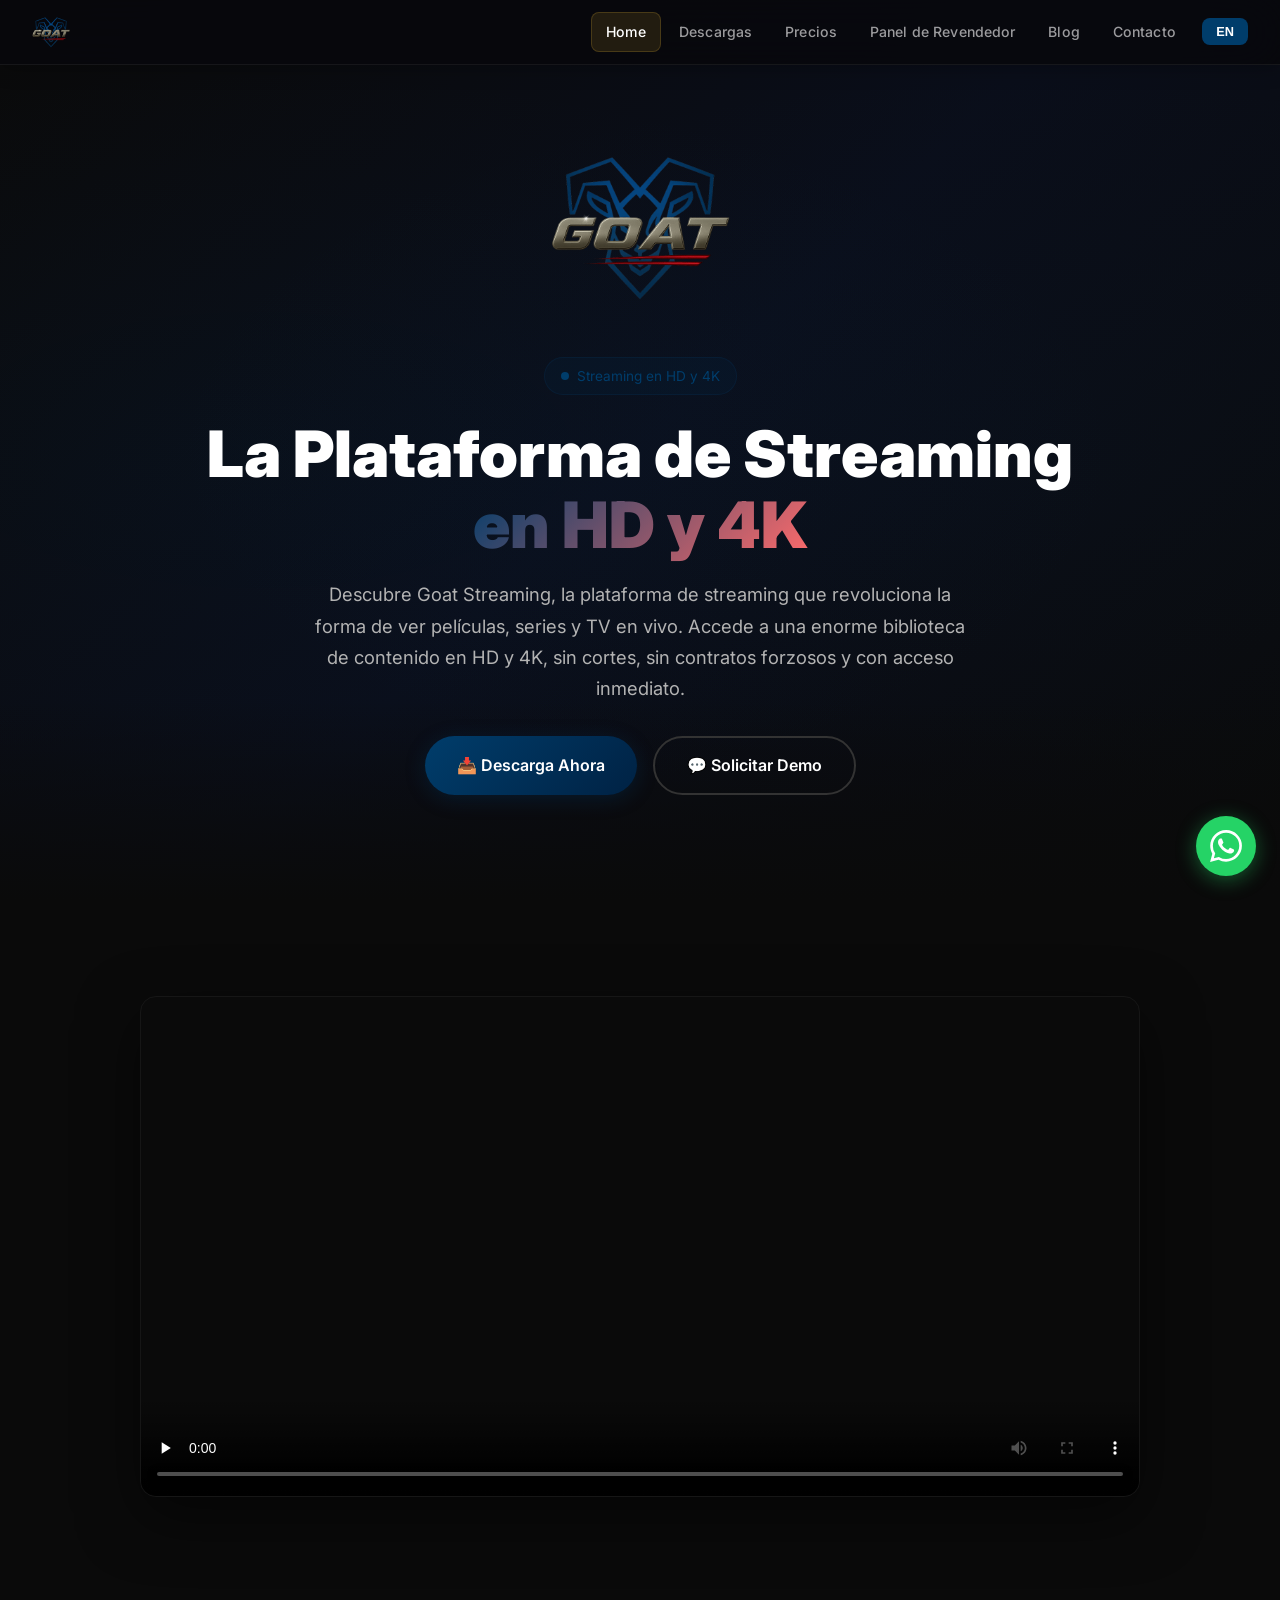
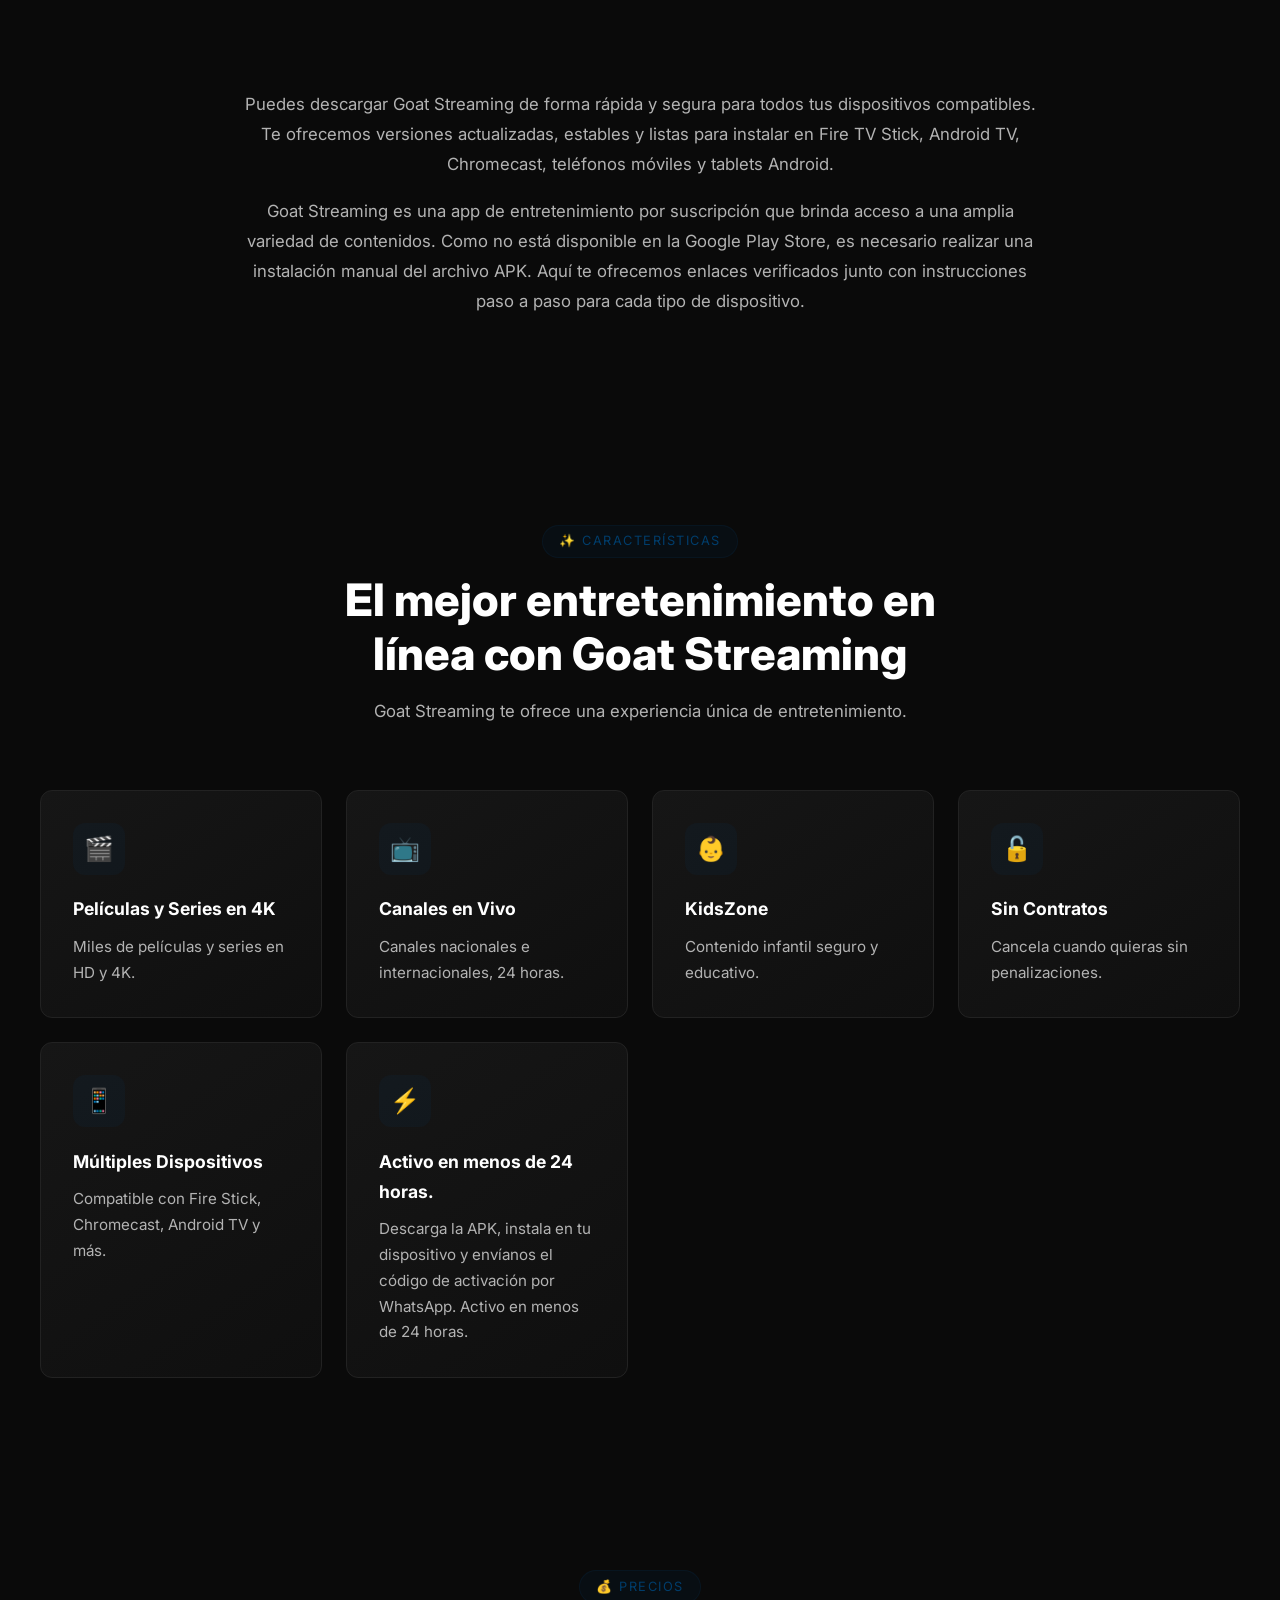
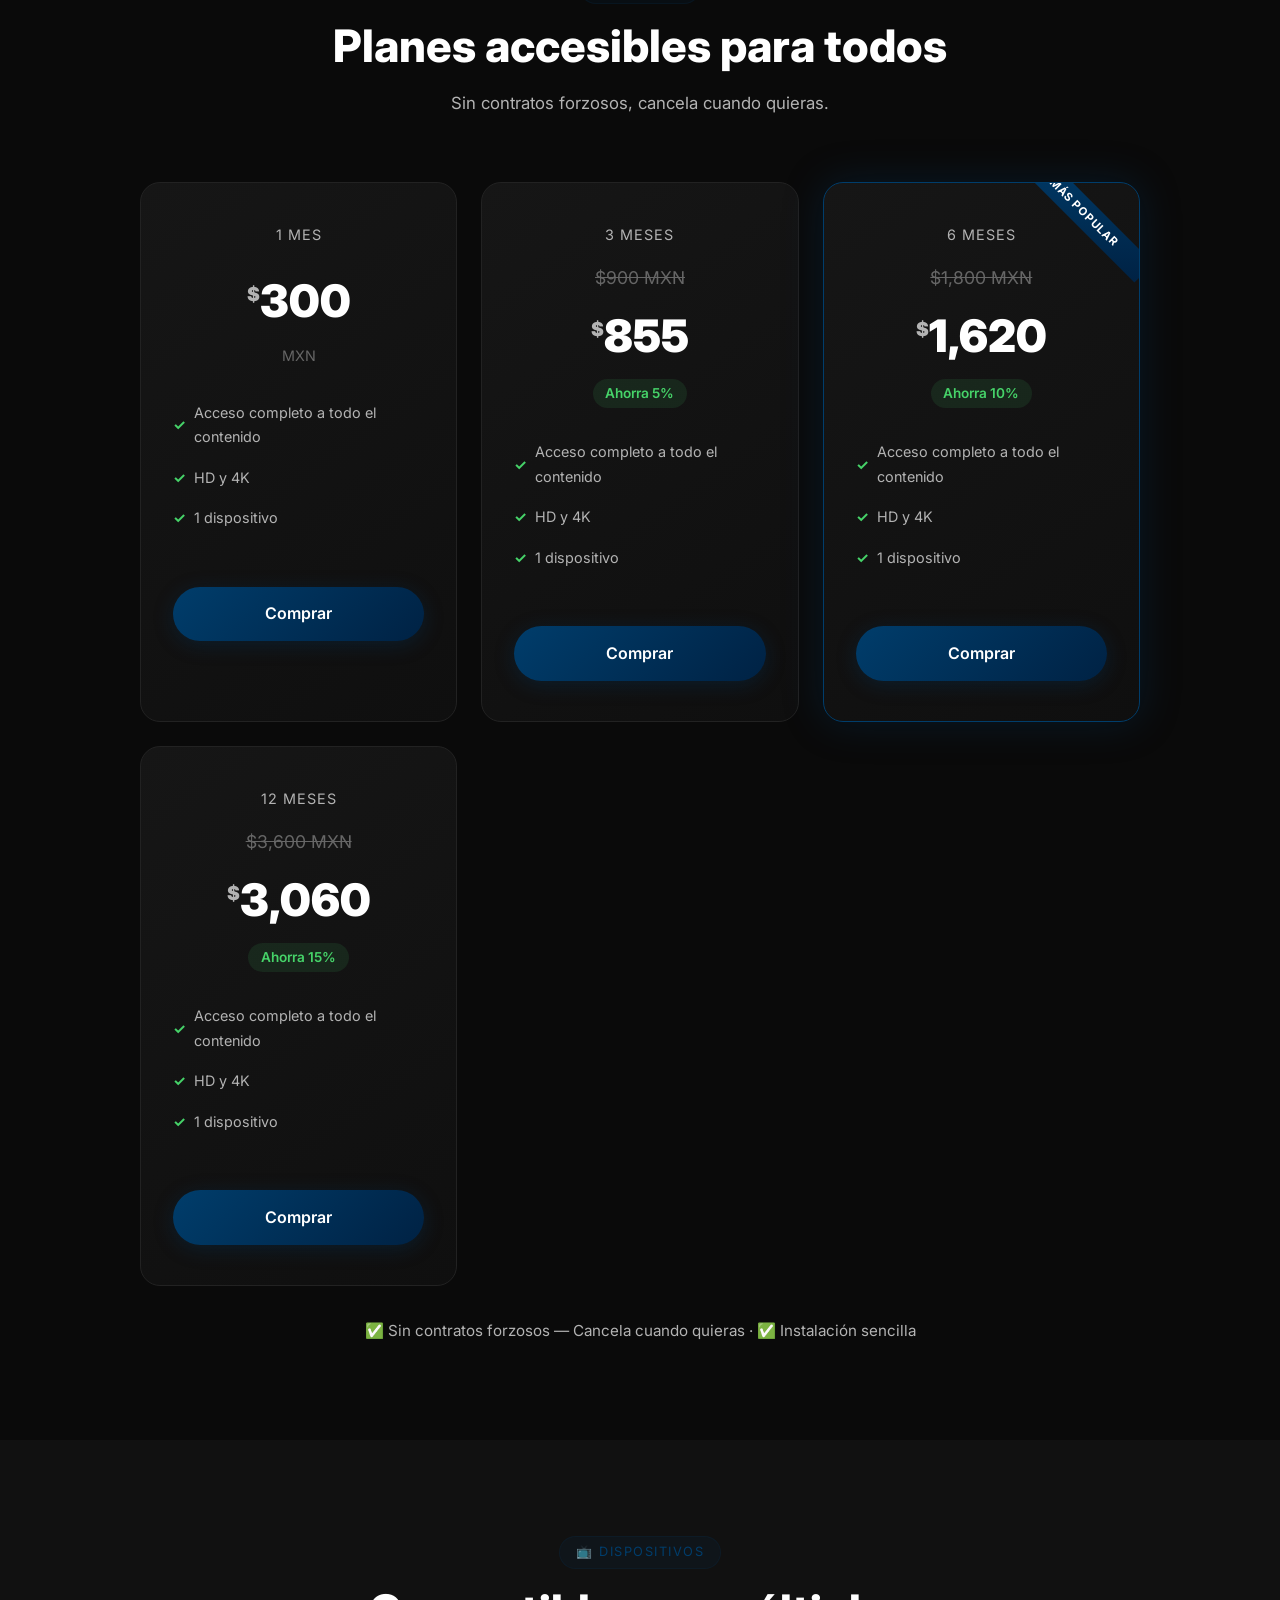
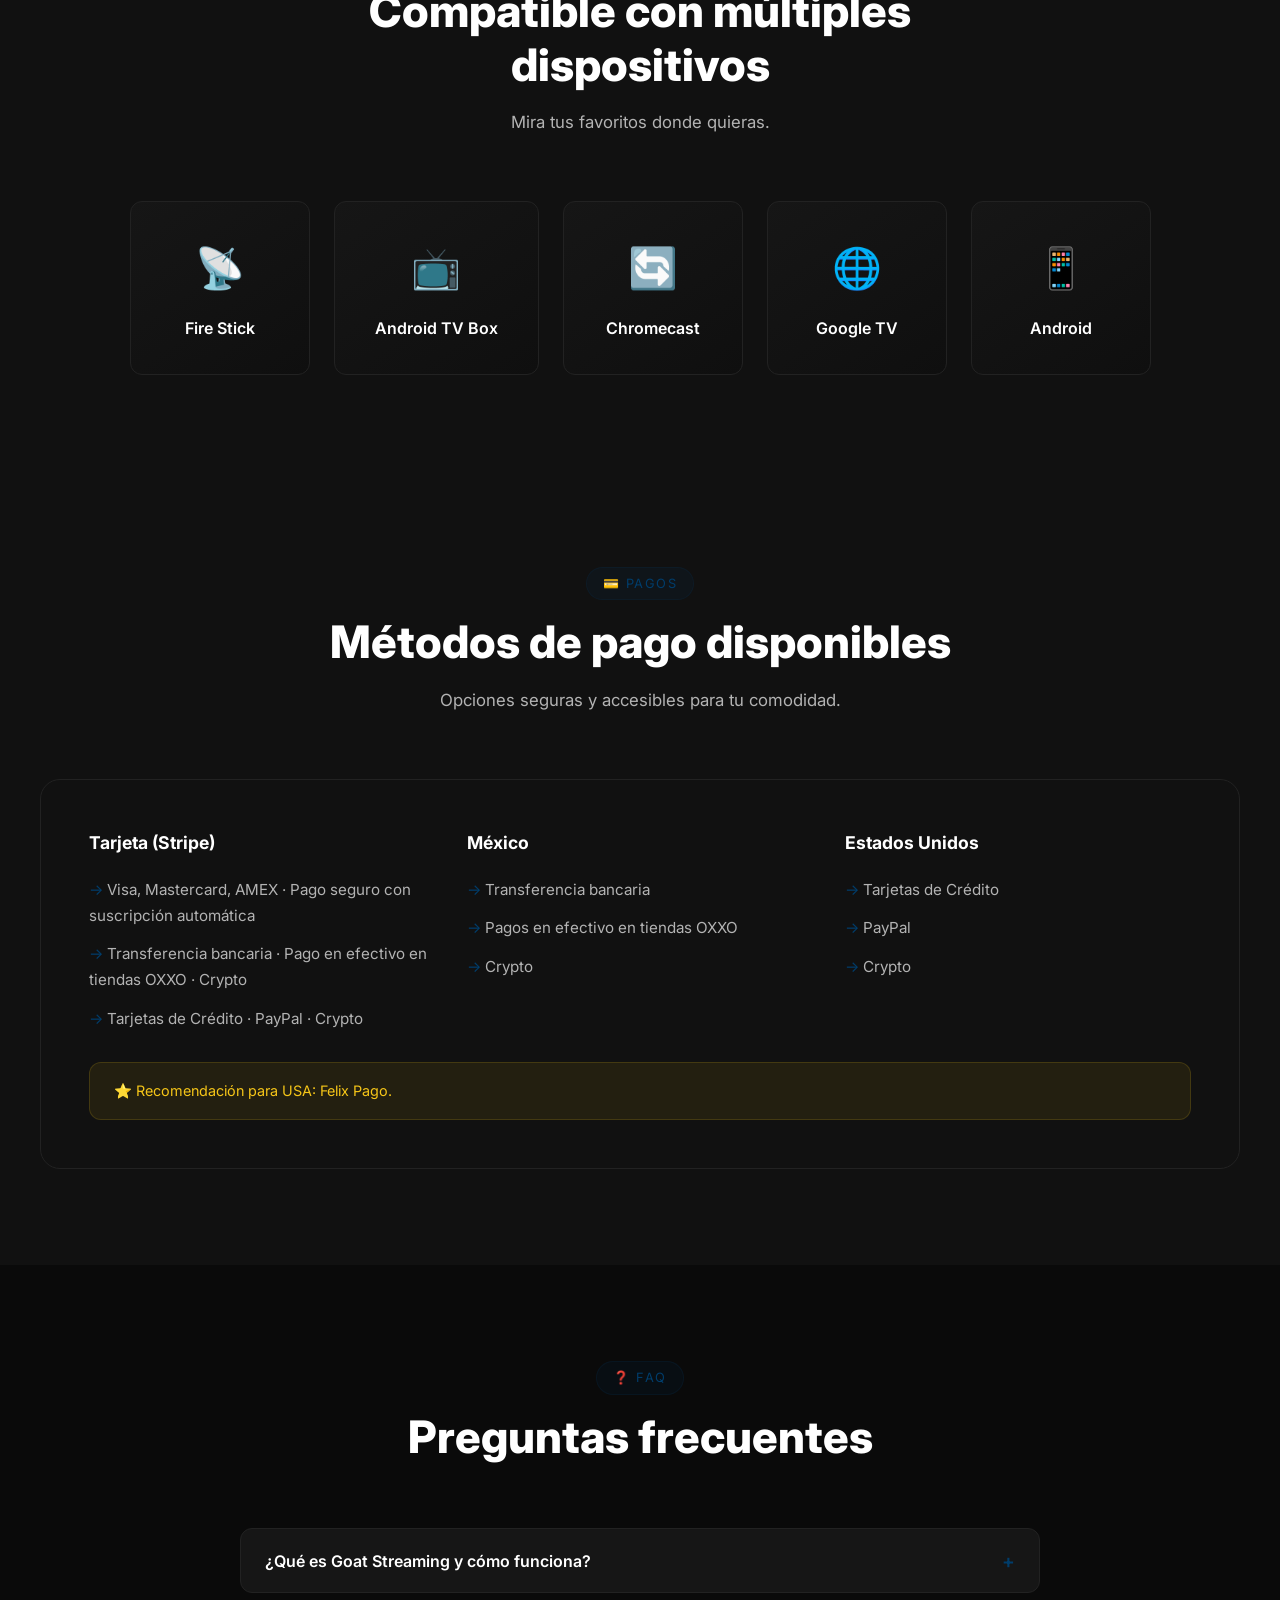
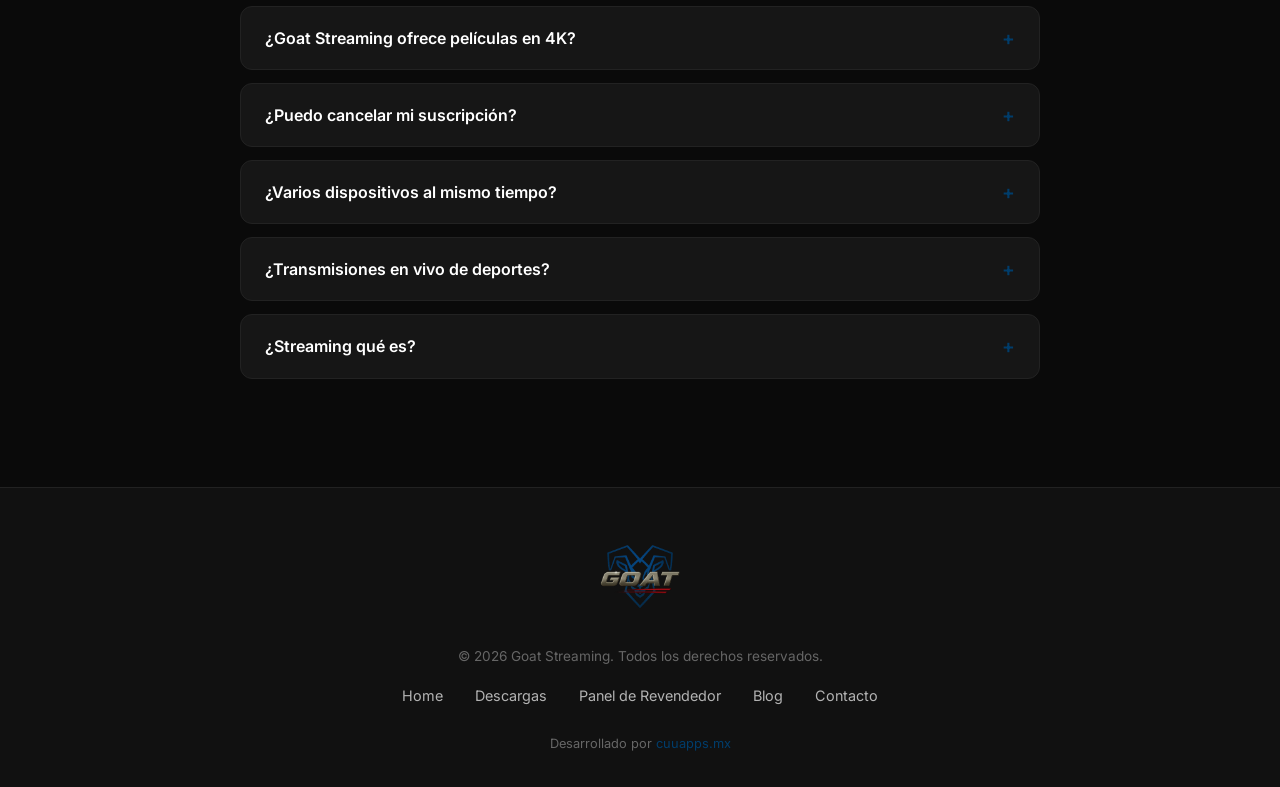
<file: index.html>
<!DOCTYPE html>
<html lang="es">
<head>
<meta charset="UTF-8">
<meta name="viewport" content="width=device-width, initial-scale=1.0">
<title>Goat Streaming — La Plataforma de Streaming en HD y 4K</title>
<meta name="description" content="[^"]*">
<link rel="alternate" hreflang="es" href="https://www.goatstreaming.tv/index.html">
<link rel="alternate" hreflang="x-default" href="https://www.goatstreaming.tv/index.html">
<link rel="preconnect" href="https://fonts.googleapis.com">
<link rel="preconnect" href="https://fonts.gstatic.com" crossorigin>
<link href="https://fonts.googleapis.com/css2?family=Inter:wght@400;500;600;700;800;900&display=swap" rel="stylesheet">
<link rel="stylesheet" href="style.css">
  <link rel="icon" href="logo.png">
  <link rel="canonical" href="https://www.goatstreaming.tv/">
  <meta property="og:title" content="Goat Streaming — La Plataforma de Streaming en HD y 4K">
  <meta property="og:description" content="Conoce Goat Streaming, la plataforma de streaming HD y 4K. Películas, series, canales en vivo y más. Solicita tu demo hoy mismo.">
  <meta property="og:url" content="https://www.goatstreaming.tv/">
  <meta property="og:type" content="website">
  <meta property="og:image" content="https://www.goatstreaming.tv/og-image.png">
  <meta name="twitter:card" content="summary_large_image">
  <meta name="twitter:title" content="Goat Streaming — La Plataforma de Streaming en HD y 4K">
  <meta name="twitter:description" content="Conoce Goat Streaming, la plataforma de streaming HD y 4K. Películas, series, canales en vivo y más. Solicita tu demo hoy mismo.">
  <meta name="twitter:image" content="https://www.goatstreaming.tv/og-image.png">
<meta name="google-site-verification" content="4ficCi7Yj8PiZ7lm9l_ul-ffPCyNb7MVgoC4CqHIBgc">
</head>
<body>

<!-- NAV -->
<nav class="navbar" id="navbar">
  <a href="index.html" class="nav-logo">
    <img src="logo.png" alt="Goat Streaming">
  </a>
  <button class="nav-toggle" onclick="document.querySelector('.nav-links').classList.toggle('open')">☰</button>
  <ul class="nav-links">
    <li><a href="index.html" class="active" data-i18="nav_home">Home</a></li>
    <li><a href="descargas.html" data-i18="nav_downloads">Descargas</a></li>
    <li><a href="precios.html" data-i18="nav_pricing">Precios</a></li>
    <li><a href="panel.html" data-i18="nav_panel">Panel de Revendedor</a></li>
    <li><a href="blog.html" data-i18="nav_blog">Blog</a></li>
    <li><a href="contacto.html" data-i18="nav_contact">Contacto</a></li>
    <li><button class="lang-toggle" onclick="toggleLang()" id="langBtn">EN</button></li>
  </ul>
</nav>

<!-- HERO -->
<section class="hero">
  <div class="hero-bg"></div>
  <div class="hero-content">
    <div class="hero-logo">
      <img src="logo.png" alt="Goat Streaming">
    </div>
    <div class="hero-badge">
      <span class="dot"></span>
      Streaming en HD y 4K
    </div>
    <h1>La Plataforma de Streaming<br><span class="gradient-text">en HD y 4K</span></h1>
    <p>Descubre Goat Streaming, la plataforma de streaming que revoluciona la forma de ver películas, series y TV en vivo. Accede a una enorme biblioteca de contenido en HD y 4K, sin cortes, sin contratos forzosos y con acceso inmediato.</p>
    <div class="hero-buttons">
      <a href="descargas.html" class="btn btn-primary">📥 Descarga Ahora</a>
      <a href="contacto.html" class="btn btn-outline">💬 Solicitar Demo</a>
    </div>
  </div>
</section>

<!-- VIDEO SECTION -->
<section class="section video-section">
  <div class="container">
    <div class="video-wrapper animate-on-scroll">
      <video id="heroVideo" controls preload="none" poster="https://images.pexels.com/photos/1444416/pexels-photo-1444416.jpeg?auto=compress&cs=tinysrgb&w=1260">
        <source src="hero-video.mp4" type="video/mp4">
      </video>
    </div>
  </div>
</section>

<!-- DOWNLOAD INFO -->
<section class="section download-info">
  <div class="container">
    <div class="download-info-content animate-on-scroll">
      <p>Puedes descargar Goat Streaming de forma rápida y segura para todos tus dispositivos compatibles. Te ofrecemos versiones actualizadas, estables y listas para instalar en Fire TV Stick, Android TV, Chromecast, teléfonos móviles y tablets Android.</p>
      <p>Goat Streaming es una app de entretenimiento por suscripción que brinda acceso a una amplia variedad de contenidos. Como no está disponible en la Google Play Store, es necesario realizar una instalación manual del archivo APK. Aquí te ofrecemos enlaces verificados junto con instrucciones paso a paso para cada tipo de dispositivo.</p>
    </div>
  </div>
</section>

<!-- FEATURES -->
<section class="section">
  <div class="container">
    <div class="section-header animate-on-scroll">
      <span class="tag">✨ Características</span>
      <h2>El mejor entretenimiento en línea con Goat Streaming</h2>
      <p>Goat Streaming te ofrece una experiencia única de entretenimiento con una interfaz fácil de usar y contenido para todos los gustos.</p>
    </div>
    <div class="features-grid">
      <div class="feature-card animate-on-scroll">
        <div class="feature-icon">🎬</div>
        <h3>Películas y Series en 4K</h3>
        <p>Accede a miles de películas y series en HD y 4K, incluyendo estrenos recientes y clásicos que no encontrarás en otras plataformas.</p>
      </div>
      <div class="feature-card animate-on-scroll">
        <div class="feature-icon">📺</div>
        <h3>Canales en Vivo</h3>
        <p>Todos los canales en vivo nacionales e internacionales. Deportes, noticias, entretenimiento y mucho más, las 24 horas del día.</p>
      </div>
      <div class="feature-card animate-on-scroll">
        <div class="feature-icon">👶</div>
        <h3>KidsZone</h3>
        <p>Contenido infantil seguro y educativo. Películas y programas para los más pequeños de la casa, sin preocupaciones.</p>
      </div>
      <div class="feature-card animate-on-scroll">
        <div class="feature-icon">🔓</div>
        <h3>Sin Contratos</h3>
        <p>Acceso sin contratos forzosos, con opciones flexibles de suscripción. Cancela cuando quieras sin penalizaciones.</p>
      </div>
      <div class="feature-card animate-on-scroll">
        <div class="feature-icon">📱</div>
        <h3>Múltiples Dispositivos</h3>
        <p>Compatible con Fire Stick, Chromecast, Google TV, Android TV Box y cualquier dispositivo Android.</p>
      </div>
      <div class="feature-card animate-on-scroll">
        <div class="feature-icon">⚡</div>
        <h3>Instalación en Minutos</h3>
        <p>Descarga la APK, instala en tu dispositivo y envíanos el código de activación por WhatsApp. Activo en menos de 24 horas.</p>
      </div>
    </div>
  </div>
</section>

<!-- PRICING -->
<section class="section">
  <div class="container">
    <div class="section-header animate-on-scroll">
      <span class="tag">💰 Precios</span>
      <h2>Planes accesibles para todos</h2>
      <p>Elige el plan que mejor se adapte a ti. Sin contratos forzosos, cancela cuando quieras.</p>
    </div>
    <div class="pricing-grid">
      <div class="price-card animate-on-scroll">
        <div class="price-duration">1 Mes</div>
        <div class="price-amount"><span class="currency">$</span>300</div>
        <div style="color:var(--text-muted);font-size:0.9rem;margin-bottom:1.5rem;">MXN</div>
        <ul class="price-features">
          <li>Acceso completo a todo el contenido</li>
          <li>HD y 4K</li>
          <li>1 dispositivo</li>
        </ul>
        <a href="https://buy.stripe.com/3cI28qco443YfcieRme3e0B" target="_blank" class="btn btn-primary" style="width:100%;justify-content:center;margin-top:1.5rem;">Comprar</a>
      </div>
      <div class="price-card animate-on-scroll">
        <div class="price-duration">3 Meses</div>
        <div class="price-original">$900 MXN</div>
        <div class="price-amount"><span class="currency">$</span>855</div>
        <div class="price-savings">Ahorra 5%</div>
        <ul class="price-features">
          <li>Acceso completo a todo el contenido</li>
          <li>HD y 4K</li>
          <li>1 dispositivo</li>
        </ul>
        <a href="https://buy.stripe.com/fZuaEW9bSeIC4xEdNie3e0C" target="_blank" class="btn btn-primary" style="width:100%;justify-content:center;margin-top:1.5rem;">Comprar</a>
      </div>
      <div class="price-card featured animate-on-scroll">
        <div class="price-duration">6 Meses</div>
        <div class="price-original">$1,800 MXN</div>
        <div class="price-amount"><span class="currency">$</span>1,620</div>
        <div class="price-savings">Ahorra 10%</div>
        <ul class="price-features">
          <li>Acceso completo a todo el contenido</li>
          <li>HD y 4K</li>
          <li>1 dispositivo</li>
        </ul>
        <a href="https://buy.stripe.com/fZu5kC5ZGdEyaW24cIe3e0D" target="_blank" class="btn btn-primary" style="width:100%;justify-content:center;margin-top:1.5rem;">Comprar</a>
      </div>
      <div class="price-card animate-on-scroll">
        <div class="price-duration">12 Meses</div>
        <div class="price-original">$3,600 MXN</div>
        <div class="price-amount"><span class="currency">$</span>3,060</div>
        <div class="price-savings">Ahorra 15%</div>
        <ul class="price-features">
          <li>Acceso completo a todo el contenido</li>
          <li>HD y 4K</li>
          <li>1 dispositivo</li>
        </ul>
        <a href="https://buy.stripe.com/8x2cN4fAg1VQ3tAeRme3e0E" target="_blank" class="btn btn-primary" style="width:100%;justify-content:center;margin-top:1.5rem;">Comprar</a>
      </div>
    </div>
    <p class="price-note">✅ Sin contratos forzosos — Cancela cuando quieras · ✅ Instalación sencilla — Descarga y activa en minutos</p>
  </div>
</section>

<!-- DEVICES -->
<section class="section" style="background:var(--bg-secondary);">
  <div class="container">
    <div class="section-header animate-on-scroll">
      <span class="tag">📺 Dispositivos</span>
      <h2>Compatible con múltiples dispositivos</h2>
      <p>Mira tus películas y programas favoritos donde quieras. Goat Streaming funciona en todos tus dispositivos.</p>
    </div>
    <div class="devices-row">
      <div class="device-card animate-on-scroll">
        <div class="device-icon">📡</div>
        <h4>Fire Stick</h4>
      </div>
      <div class="device-card animate-on-scroll">
        <div class="device-icon">📺</div>
        <h4>Android TV Box</h4>
      </div>
      <div class="device-card animate-on-scroll">
        <div class="device-icon">🔄</div>
        <h4>Chromecast</h4>
      </div>
      <div class="device-card animate-on-scroll">
        <div class="device-icon">🌐</div>
        <h4>Google TV</h4>
      </div>
      <div class="device-card animate-on-scroll">
        <div class="device-icon">📱</div>
        <h4>Android</h4>
      </div>
    </div>
  </div>
</section>

<!-- PAYMENT -->
<section class="section" style="background:var(--bg-secondary);">
  <div class="container">
    <div class="section-header animate-on-scroll">
      <span class="tag">💳 Pagos</span>
      <h2>Métodos de pago disponibles</h2>
      <p>Ofrecemos varias opciones de pago seguras y accesibles para que disfrutes del mejor contenido sin complicaciones.</p>
    </div>
    <div class="payment-section animate-on-scroll">
      <div class="payment-grid">
        <div class="payment-region">
          <h4>💳 Tarjeta (Stripe)</h4>
          <ul>
            <li>Visa, Mastercard, AMEX</li>
            <li>Pago seguro con suscripción automática</li>
            <li>Recibe tu código de activación al instante</li>
          </ul>
        </div>
        <div class="payment-region">
          <h4>🇲🇽 México</h4>
          <ul>
            <li>Transferencia bancaria</li>
            <li>Pagos en efectivo en tiendas OXXO</li>
            <li>Crypto</li>
          </ul>
        </div>
        <div class="payment-region">
          <h4>🇺🇸 Estados Unidos</h4>
          <ul>
            <li>Tarjetas de Crédito</li>
            <li>PayPal</li>
            <li>Crypto</li>
          </ul>
        </div>
      </div>
      <div class="payment-note">
        ⭐ <strong>Recomendación para USA:</strong> Por su rapidez y facilidad de uso, recomendamos utilizar <strong>Felix Pago</strong>.
      </div>
    </div>
  </div>
</section>

<!-- FAQ -->
<section class="section">
  <div class="container">
    <div class="section-header animate-on-scroll">
      <span class="tag">❓ FAQ</span>
      <h2>Preguntas frecuentes</h2>
    </div>
    <div class="faq-list">
      <div class="faq-item animate-on-scroll">
        <button class="faq-question">¿Qué es Goat Streaming y cómo funciona?<span class="icon">+</span></button>
        <div class="faq-answer"><div class="faq-answer-inner">Goat Streaming es una plataforma de streaming que te brinda acceso a una amplia selección de canales de TV y contenido exclusivo a través de internet. Solo elige un plan, descarga la app en tu dispositivo y disfruta de entretenimiento sin límites donde y cuando quieras.</div></div>
      </div>
      <div class="faq-item animate-on-scroll">
        <button class="faq-question">¿Goat Streaming ofrece películas en 4K?<span class="icon">+</span></button>
        <div class="faq-answer"><div class="faq-answer-inner">Sí, Goat Streaming ofrece contenido en calidad 4K, brindándote una experiencia visual superior para disfrutar de tus películas y series favoritas.</div></div>
      </div>
      <div class="faq-item animate-on-scroll">
        <button class="faq-question">¿Puedo cancelar mi suscripción en cualquier momento?<span class="icon">+</span></button>
        <div class="faq-answer"><div class="faq-answer-inner">Sí, puedes cancelar tu suscripción en cualquier momento, sin contratos obligatorios. Tienes la libertad de suspender el servicio por un mes y reactivarlo cuando lo desees. Solo envíanos un mensaje a WhatsApp.</div></div>
      </div>
      <div class="faq-item animate-on-scroll">
        <button class="faq-question">¿Puedo ver Goat Streaming en varios dispositivos al mismo tiempo?<span class="icon">+</span></button>
        <div class="faq-answer"><div class="faq-answer-inner">No, Goat Streaming permite el acceso en un solo dispositivo por cuenta. Si deseas ver contenido en múltiples dispositivos, necesitarás una cuenta adicional para cada uno.</div></div>
      </div>
      <div class="faq-item animate-on-scroll">
        <button class="faq-question">¿Ofrece transmisiones en vivo de eventos deportivos?<span class="icon">+</span></button>
        <div class="faq-answer"><div class="faq-answer-inner">Sí, Goat Streaming cuenta con una sección especial dedicada a eventos deportivos, así como canales de televisión mexicanos, estadounidenses y extranjeros para satisfacer una variedad de intereses y preferencias de visualización.</div></div>
      </div>
      <div class="faq-item animate-on-scroll">
        <button class="faq-question">¿Streaming qué es?<span class="icon">+</span></button>
        <div class="faq-answer"><div class="faq-answer-inner">El streaming es la transmisión de contenido multimedia, como películas, series o música, en tiempo real a través de internet, sin necesidad de descargarlo. Puedes ver el contenido al instante con una conexión a internet estable.</div></div>
      </div>
    </div>
  </div>
</section>

<!-- FOOTER -->
<footer class="footer">
  <div class="footer-brand">
    <img src="logo.png" alt="Goat Streaming" class="footer-logo">
  </div>
  <p>© 2026 Goat Streaming. Todos los derechos reservados.</p>
  <div class="footer-links">
    <a href="index.html">Home</a>
    <a href="descargas.html">Descargas</a>
    <a href="panel.html">Panel de Revendedor</a>
    <a href="blog.html">Blog</a>
    <a href="contacto.html">Contacto</a>
  </div>
  <p class="footer-credit">Desarrollado por <a href="https://cuuapps.mx" target="_blank" rel="noopener">cuuapps.mx</a></p>
</footer>

<!-- WHATSAPP FLOAT -->
<a href="https://wa.me/526441076718" class="whatsapp-float" aria-label="Contactar por WhatsApp">
  <svg viewBox="0 0 24 24"><path d="M17.472 14.382c-.297-.149-1.758-.867-2.03-.967-.273-.099-.471-.148-.67.15-.197.297-.767.966-.94 1.164-.173.199-.347.223-.644.075-.297-.15-1.255-.463-2.39-1.475-.883-.788-1.48-1.761-1.653-2.059-.173-.297-.018-.458.13-.606.134-.133.298-.347.446-.52.149-.174.198-.298.298-.497.099-.198.05-.371-.025-.52-.075-.149-.669-1.612-.916-2.207-.242-.579-.487-.5-.669-.51-.173-.008-.371-.01-.57-.01-.198 0-.52.074-.792.372-.272.297-1.04 1.016-1.04 2.479 0 1.462 1.065 2.875 1.213 3.074.149.198 2.096 3.2 5.077 4.487.709.306 1.262.489 1.694.625.712.227 1.36.195 1.871.118.571-.085 1.758-.719 2.006-1.413.248-.694.248-1.289.173-1.413-.074-.124-.272-.198-.57-.347m-5.421 7.403h-.004a9.87 9.87 0 01-5.031-1.378l-.361-.214-3.741.982.998-3.648-.235-.374a9.86 9.86 0 01-1.51-5.26c.001-5.45 4.436-9.884 9.888-9.884 2.64 0 5.122 1.03 6.988 2.898a9.825 9.825 0 012.893 6.994c-.003 5.45-4.437 9.884-9.885 9.884m8.413-18.297A11.815 11.815 0 0012.05 0C5.495 0 .16 5.335.157 11.892c0 2.096.547 4.142 1.588 5.945L.057 24l6.305-1.654a11.882 11.882 0 005.683 1.448h.005c6.554 0 11.89-5.335 11.893-11.893a11.821 11.821 0 00-3.48-8.413z"/></svg>
</a>

<script>
// Navbar scroll
window.addEventListener('scroll', () => {
  document.getElementById('navbar').classList.toggle('scrolled', window.scrollY > 50);
});

// FAQ accordion
document.querySelectorAll('.faq-question').forEach(btn => {
  btn.addEventListener('click', () => {
    const item = btn.parentElement;
    document.querySelectorAll('.faq-item.open').forEach(i => { if(i !== item) i.classList.remove('open'); });
    item.classList.toggle('open');
  });
});

// Scroll animation
const observer = new IntersectionObserver((entries) => {
  entries.forEach(e => { if(e.isIntersecting) { e.target.classList.add('visible'); observer.unobserve(e.target); } });
}, { threshold: 0.1 });
document.querySelectorAll('.animate-on-scroll').forEach(el => observer.observe(el));
</script>
  <script type="application/ld+json">
  {
    "@context": "https://schema.org",
    "@type": "Organization",
    "name": "Goat Streaming",
    "url": "https://www.goatstreaming.tv",
    "logo": "https://www.goatstreaming.tv/logo.png",
    "description": "Plataforma de streaming en HD y 4K con películas, series y canales en vivo.",
    "contactPoint": {
      "@type": "ContactPoint",
      "telephone": "+52-1-81-4276-5488",
      "contactType": "customer service",
      "availableLanguage": "Spanish"
    },
    "sameAs": []
  }
  </script>
  <script type="application/ld+json">
  {
    "@context": "https://schema.org",
    "@type": "WebSite",
    "name": "Goat Streaming",
    "url": "https://www.goatstreaming.tv",
    "potentialAction": {
      "@type": "SearchAction",
      "target": "https://www.goatstreaming.tv/blog.html?q={search_term_string}",
      "query-input": "required name=search_term_string"
    }
  }
  </script>
  <script type="application/ld+json">
  {
    "@context": "https://schema.org",
    "@type": "FAQPage",
    "mainEntity": [
      {
        "@type": "Question",
        "name": "¿Qué es Goat Streaming y cómo funciona?",
        "acceptedAnswer": {
          "@type": "Answer",
          "text": "Goat Streaming es una plataforma de streaming que te brinda acceso a una amplia selección de canales de TV y contenido exclusivo a través de internet. Solo elige un plan, descarga la app en tu dispositivo y disfruta de entretenimiento sin límites."
        }
      },
      {
        "@type": "Question",
        "name": "¿Goat Streaming ofrece películas en 4K?",
        "acceptedAnswer": {
          "@type": "Answer",
          "text": "Sí, Goat Streaming ofrece contenido en calidad 4K, brindándote una experiencia visual superior para disfrutar de tus películas y series favoritas."
        }
      },
      {
        "@type": "Question",
        "name": "¿Puedo cancelar mi suscripción en cualquier momento?",
        "acceptedAnswer": {
          "@type": "Answer",
          "text": "Sí, puedes cancelar tu suscripción en cualquier momento, sin contratos obligatorios. Tienes la libertad de suspender el servicio por un mes y reactivarlo cuando lo desees."
        }
      },
      {
        "@type": "Question",
        "name": "¿Puedo ver Goat Streaming en varios dispositivos al mismo tiempo?",
        "acceptedAnswer": {
          "@type": "Answer",
          "text": "No, Goat Streaming permite el acceso en un solo dispositivo por cuenta. Si deseas ver contenido en múltiples dispositivos, necesitarás una cuenta adicional para cada uno."
        }
      },
      {
        "@type": "Question",
        "name": "¿Ofrece transmisiones en vivo de eventos deportivos?",
        "acceptedAnswer": {
          "@type": "Answer",
          "text": "Sí, Goat Streaming cuenta con una sección especial dedicada a eventos deportivos, así como canales de televisión mexicanos, estadounidenses y extranjeros."
        }
      }
    ]
  }
  </script>

<script>
var translations = {
  es: {
    nav_home: 'Home', nav_downloads: 'Descargas', nav_pricing: 'Precios',
    nav_panel: 'Panel de Revendedor', nav_blog: 'Blog', nav_contact: 'Contacto',
    hero_badge: 'Streaming en HD y 4K',
    hero_h1: 'La Plataforma de Streaming<br><span class="gradient-text">en HD y 4K</span>',
    hero_p: 'Descubre Goat Streaming, la plataforma de streaming que revoluciona la forma de ver películas, series y TV en vivo. Accede a una enorme biblioteca de contenido en HD y 4K, sin cortes, sin contratos forzosos y con acceso inmediato.',
    hero_btn1: '📥 Descarga Ahora', hero_btn2: '💬 Solicitar Demo',
    dl_h: 'Descarga Goat Streaming',
    dl_p1: 'Descarga Goat Streaming de forma rápida y segura para todos tus dispositivos compatibles.',
    dl_p2: 'Disponible para Fire TV Stick, Android TV, Chromecast y más.',
    feat_tag: '✨ Características',
    feat_h2: 'El mejor entretenimiento en línea con Goat Streaming',
    feat_desc: 'Goat Streaming te ofrece una experiencia única de entretenimiento.',
    feat1_h: 'Películas y Series en 4K', feat1_p: 'Miles de películas y series en HD y 4K.',
    feat2_h: 'Canales en Vivo', feat2_p: 'Canales nacionales e internacionales, 24 horas.',
    feat3_h: 'KidsZone', feat3_p: 'Contenido infantil seguro y educativo.',
    feat4_h: 'Sin Contratos', feat4_p: 'Cancela cuando quieras sin penalizaciones.',
    feat5_h: 'Múltiples Dispositivos', feat5_p: 'Compatible con Fire Stick, Chromecast, Android TV y más.',
    feat6_h: 'Instalación en Minutos', feat6_h: 'Activo en menos de 24 horas.',
    price_tag: '💰 Precios',
    price_h2: 'Planes accesibles para todos',
    price_desc: 'Sin contratos forzosos, cancela cuando quieras.',
    price_note: '✅ Sin contratos forzosos — Cancela cuando quieras · ✅ Instalación sencilla',
    dev_tag: '📺 Dispositivos',
    dev_h2: 'Compatible con múltiples dispositivos',
    dev_h: 'Mira tus favoritos donde quieras.',
    dev_fs: 'Fire Stick', dev_atv: 'Android TV Box', dev_cc: 'Chromecast', dev_gtv: 'Google TV', dev_and: 'Android',
    pay_tag: '💳 Pagos',
    pay_h2: 'Métodos de pago disponibles',
    pay_p: 'Opciones seguras y accesibles para tu comodidad.',
    pay_s1: 'Tarjeta (Stripe)', pay_li1: 'Visa, Mastercard, AMEX · Pago seguro con suscripción automática',
    pay_s2: 'México', pay_li2: 'Transferencia bancaria · Pago en efectivo en tiendas OXXO · Crypto',
    pay_s3: 'Estados Unidos', pay_li3: 'Tarjetas de Crédito · PayPal · Crypto',
    pay_note: '⭐ Recomendación para USA: Felix Pago.',
    faq_tag: '❓ FAQ', faq_h2: 'Preguntas frecuentes',
    faq_q1: '¿Qué es Goat Streaming y cómo funciona?', faq_a1: 'Elige un plan, descarga la app y disfruta de entretenimiento sin límites.',
    faq_q2: '¿Goat Streaming ofrece películas en 4K?', faq_a2: 'Sí, contenido en calidad 4K con experiencia visual superior.',
    faq_q3: '¿Puedo cancelar mi suscripción?', faq_a3: 'Sí, cancela cuando quieras sin contratos obligatorios.',
    faq_q4: '¿Varios dispositivos al mismo tiempo?', faq_a4: 'No, una cuenta es para un dispositivo. Necesitas cuenta adicional para más.',
    faq_q5: '¿Transmisiones en vivo de deportes?', faq_a5: 'Sí, sección especial para deportes y canales internacionales.',
    faq_q6: '¿Streaming qué es?', faq_a6: 'Transmisión de contenido por internet en tiempo real, sin descarga.',
    footer_p: '© 2026 Goat Streaming. Todos los derechos reservados.',
    footer_dev: 'Desarrollado por',
  },
  en: {
    nav_home: 'Home', nav_downloads: 'Downloads', nav_pricing: 'Pricing',
    nav_panel: 'Reseller Panel', nav_blog: 'Blog', nav_contact: 'Contact',
    hero_badge: 'HD and 4K Streaming',
    hero_h1: 'The Streaming Platform<br><span class="gradient-text">in HD and 4K</span>',
    hero_p: 'Discover Goat Streaming, the streaming platform revolutionizing how you watch movies, series and live TV. Access a massive library of HD and 4K content, no cuts, no forced contracts, and immediate access.',
    hero_btn1: '📥 Download Now', hero_btn2: '💬 Request Demo',
    dl_h: 'Download Goat Streaming',
    dl_p1: 'Download Goat Streaming quickly and safely for all your compatible devices.',
    dl_p2: 'Available for Fire TV Stick, Android TV, Chromecast and more.',
    feat_tag: '✨ Features',
    feat_h2: 'The best online entertainment with Goat Streaming',
    feat_desc: 'Goat Streaming offers you a unique entertainment experience.',
    feat1_h: 'Movies and Series in 4K', feat1_p: 'Thousands of movies and series in HD and 4K.',
    feat2_h: 'Live TV Channels', feat2_p: 'National and international channels, 24 hours.',
    feat3_h: 'KidsZone', feat3_p: 'Safe and educational kids content.',
    feat4_h: 'No Contracts', feat4_p: 'Cancel anytime without penalties.',
    feat5_h: 'Multiple Devices', feat5_p: 'Compatible with Fire Stick, Chromecast, Android TV and more.',
    feat6_h: 'Setup in Minutes', feat6_p: 'Active in less than 24 hours.',
    price_tag: '💰 Pricing',
    price_h2: 'Affordable plans for everyone',
    price_desc: 'No forced contracts, cancel anytime.',
    price_note: '✅ No forced contracts · ✅ Easy setup',
    dev_tag: '📺 Devices',
    dev_h2: 'Compatible with multiple devices',
    dev_h: 'Watch your favorites anywhere.',
    dev_fs: 'Fire Stick', dev_atv: 'Android TV Box', dev_cc: 'Chromecast', dev_gtv: 'Google TV', dev_and: 'Android',
    pay_tag: '💳 Payments',
    pay_h2: 'Available payment methods',
    pay_p: 'Safe and accessible payment options for your convenience.',
    pay_s1: 'Card (Stripe)', pay_li1: 'Visa, Mastercard, AMEX · Secure payment with auto-subscription',
    pay_s2: 'Mexico', pay_li2: 'Bank transfer · Cash payment at OXXO stores · Crypto',
    pay_s3: 'United States', pay_li3: 'Credit Cards · PayPal · Crypto',
    pay_note: '⭐ Recommendation for USA: Felix Pago.',
    faq_tag: '❓ FAQ', faq_h2: 'Frequently asked questions',
    faq_q1: 'What is Goat Streaming and how does it work?', faq_a1: 'Choose a plan, download the app and enjoy unlimited entertainment.',
    faq_q2: 'Does Goat Streaming offer 4K movies?', faq_a2: 'Yes, 4K quality content with a superior visual experience.',
    faq_q3: 'Can I cancel my subscription?', faq_a3: 'Yes, cancel anytime without forced contracts.',
    faq_q4: 'Multiple devices at the same time?', faq_a4: 'No, one account is for one device. Additional account needed for more.',
    faq_q5: 'Live sports broadcasts?', faq_a5: 'Yes, special section for sports and international channels.',
    faq_q6: 'What is streaming?', faq_a6: 'Real-time content transmission over the internet, no download needed.',
    footer_p: '© 2026 Goat Streaming. All rights reserved.',
    footer_dev: 'Developed by',
  }
};

var currentLang = localStorage.getItem('goat-lang') || 'es';

function toggleLang() {
  currentLang = currentLang === 'es' ? 'en' : 'es';
  localStorage.setItem('goat-lang', currentLang);
  document.getElementById('langBtn').textContent = currentLang === 'es' ? 'EN' : 'ES';
  applyTranslations(currentLang);
}

function applyTranslations(lang) {
  var t = translations[lang];
  if (!t) return;
  document.querySelectorAll('[data-i18]').forEach(function(el) {
    var k = el.getAttribute('data-i18');
    if (t[k]) el.textContent = t[k];
  });
  // Hero
  var badge = document.querySelector('.hero-badge');
  if (badge) badge.innerHTML = '<span class="dot"></span>' + t.hero_badge;
  var h1 = document.querySelector('.hero h1');
  if (h1) h1.innerHTML = t.hero_h1;
  var heroP = document.querySelector('.hero > .hero-content > p');
  if (heroP) heroP.textContent = t.hero_p;
  var heroBtns = document.querySelector('.hero-buttons');
  if (heroBtns) {
    var btns = heroBtns.querySelectorAll('.btn');
    if (btns[0]) btns[0].textContent = t.hero_btn1;
    if (btns[1]) btns[1].textContent = t.hero_btn2;
  }
  // Section headers (nth-of-type to target specific sections)
  var tags = document.querySelectorAll('.section-header .tag');
  var h2s = document.querySelectorAll('.section-header h2');
  var sectionDescs = document.querySelectorAll('.section-header p:not(.hero p):not(.price-note)');
  // Features section
  if (tags[0]) tags[0].textContent = t.feat_tag;
  if (h2s[0]) h2s[0].textContent = t.feat_h2;
  if (sectionDescs[0]) sectionDescs[0].textContent = t.feat_desc;
  // Feature cards
  var featTitles = document.querySelectorAll('.feature-card h3');
  var featTexts = document.querySelectorAll('.feature-card p');
  var th = ['feat1_h','feat2_h','feat3_h','feat4_h','feat5_h','feat6_h'];
  var tp = ['feat1_p','feat2_p','feat3_p','feat4_p','feat5_p','feat6_p'];
  featTitles.forEach(function(el, i) { if(t[th[i]]) el.textContent = t[th[i]]; });
  featTexts.forEach(function(el, i) { if(t[tp[i]]) el.textContent = t[tp[i]]; });
  // Pricing section
  if (tags[1]) tags[1].textContent = t.price_tag;
  if (h2s[1]) h2s[1].textContent = t.price_h2;
  if (sectionDescs[1]) sectionDescs[1].textContent = t.price_desc;
  var priceNote = document.querySelector('.price-note');
  if (priceNote) priceNote.textContent = t.price_note;
  // Devices section
  if (tags[2]) tags[2].textContent = t.dev_tag;
  if (h2s[2]) h2s[2].textContent = t.dev_h2;
  if (sectionDescs[2]) sectionDescs[2].textContent = t.dev_h;
  var devs = document.querySelectorAll('.device-card h4');
  if (t.dev_fs && devs[0]) devs[0].textContent = t.dev_fs;
  if (t.dev_atv && devs[1]) devs[1].textContent = t.dev_atv;
  if (t.dev_cc && devs[2]) devs[2].textContent = t.dev_cc;
  if (t.dev_gtv && devs[3]) devs[3].textContent = t.dev_gtv;
  if (t.dev_and && devs[4]) devs[4].textContent = t.dev_and;
  // Payment section
  if (tags[3]) tags[3].textContent = t.pay_tag;
  if (h2s[3]) h2s[3].textContent = t.pay_h2;
  if (sectionDescs[3]) sectionDescs[3].textContent = t.pay_p;
  var payH4s = document.querySelectorAll('.payment-region h4');
  var payLis = document.querySelectorAll('.payment-region li');
  if (payH4s[0]) payH4s[0].textContent = t.pay_s1;
  if (payH4s[1]) payH4s[1].textContent = t.pay_s2;
  if (payH4s[2]) payH4s[2].textContent = t.pay_s3;
  if (t.pay_li1 && payLis[0]) payLis[0].textContent = t.pay_li1;
  if (t.pay_li2 && payLis[1]) payLis[1].textContent = t.pay_li2;
  if (t.pay_li3 && payLis[2]) payLis[2].textContent = t.pay_li3;
  var payNote = document.querySelector('.payment-note');
  if (payNote) payNote.innerHTML = t.pay_note;
  // FAQ section
  if (tags[4]) tags[4].textContent = t.faq_tag;
  if (h2s[4]) h2s[4].textContent = t.faq_h2;
  var faqQs = document.querySelectorAll('.faq-question');
  var faqAs = document.querySelectorAll('.faq-answer-inner');
  var faqd = [
    [t.faq_q1, t.faq_a1], [t.faq_q2, t.faq_a2], [t.faq_q3, t.faq_a3],
    [t.faq_q4, t.faq_a4], [t.faq_q5, t.faq_a5], [t.faq_q6, t.faq_a6]
  ];
  faqQs.forEach(function(el, i) {
    if (faqd[i] && faqd[i][0]) el.childNodes[0].textContent = faqd[i][0];
  });
  faqAs.forEach(function(el, i) {
    if (faqd[i] && faqd[i][1]) el.textContent = faqd[i][1];
  });
  // Footer
  var footerPs = document.querySelectorAll('footer p');
  if (footerPs[0]) footerPs[0].textContent = t.footer_p;
  if (footerPs[2]) footerPs[2].innerHTML = t.footer_dev + ' <a href="https://cuuapps.mx" target="_blank" rel="noopener">cuuapps.mx</a>';
}

document.getElementById('langBtn').textContent = currentLang === 'es' ? 'EN' : 'ES';
applyTranslations(currentLang);
</script>
</html>
</file>
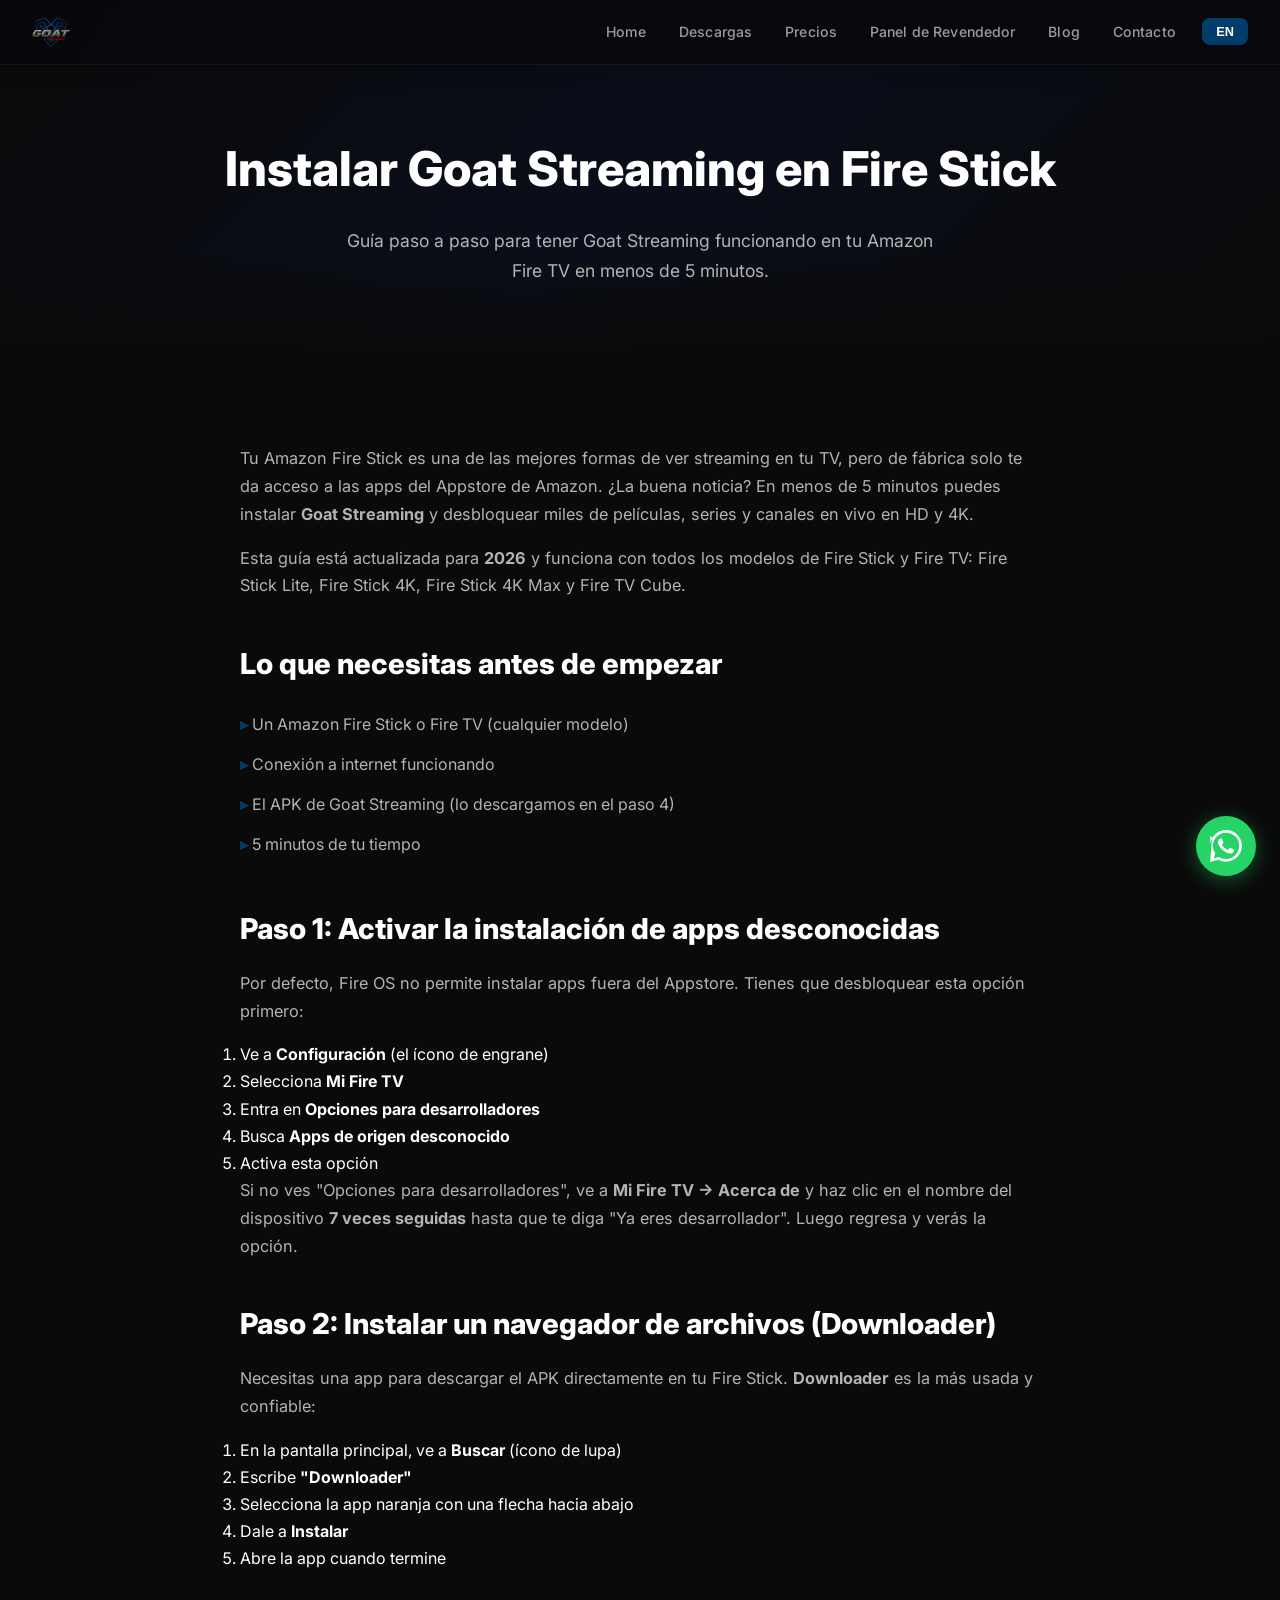
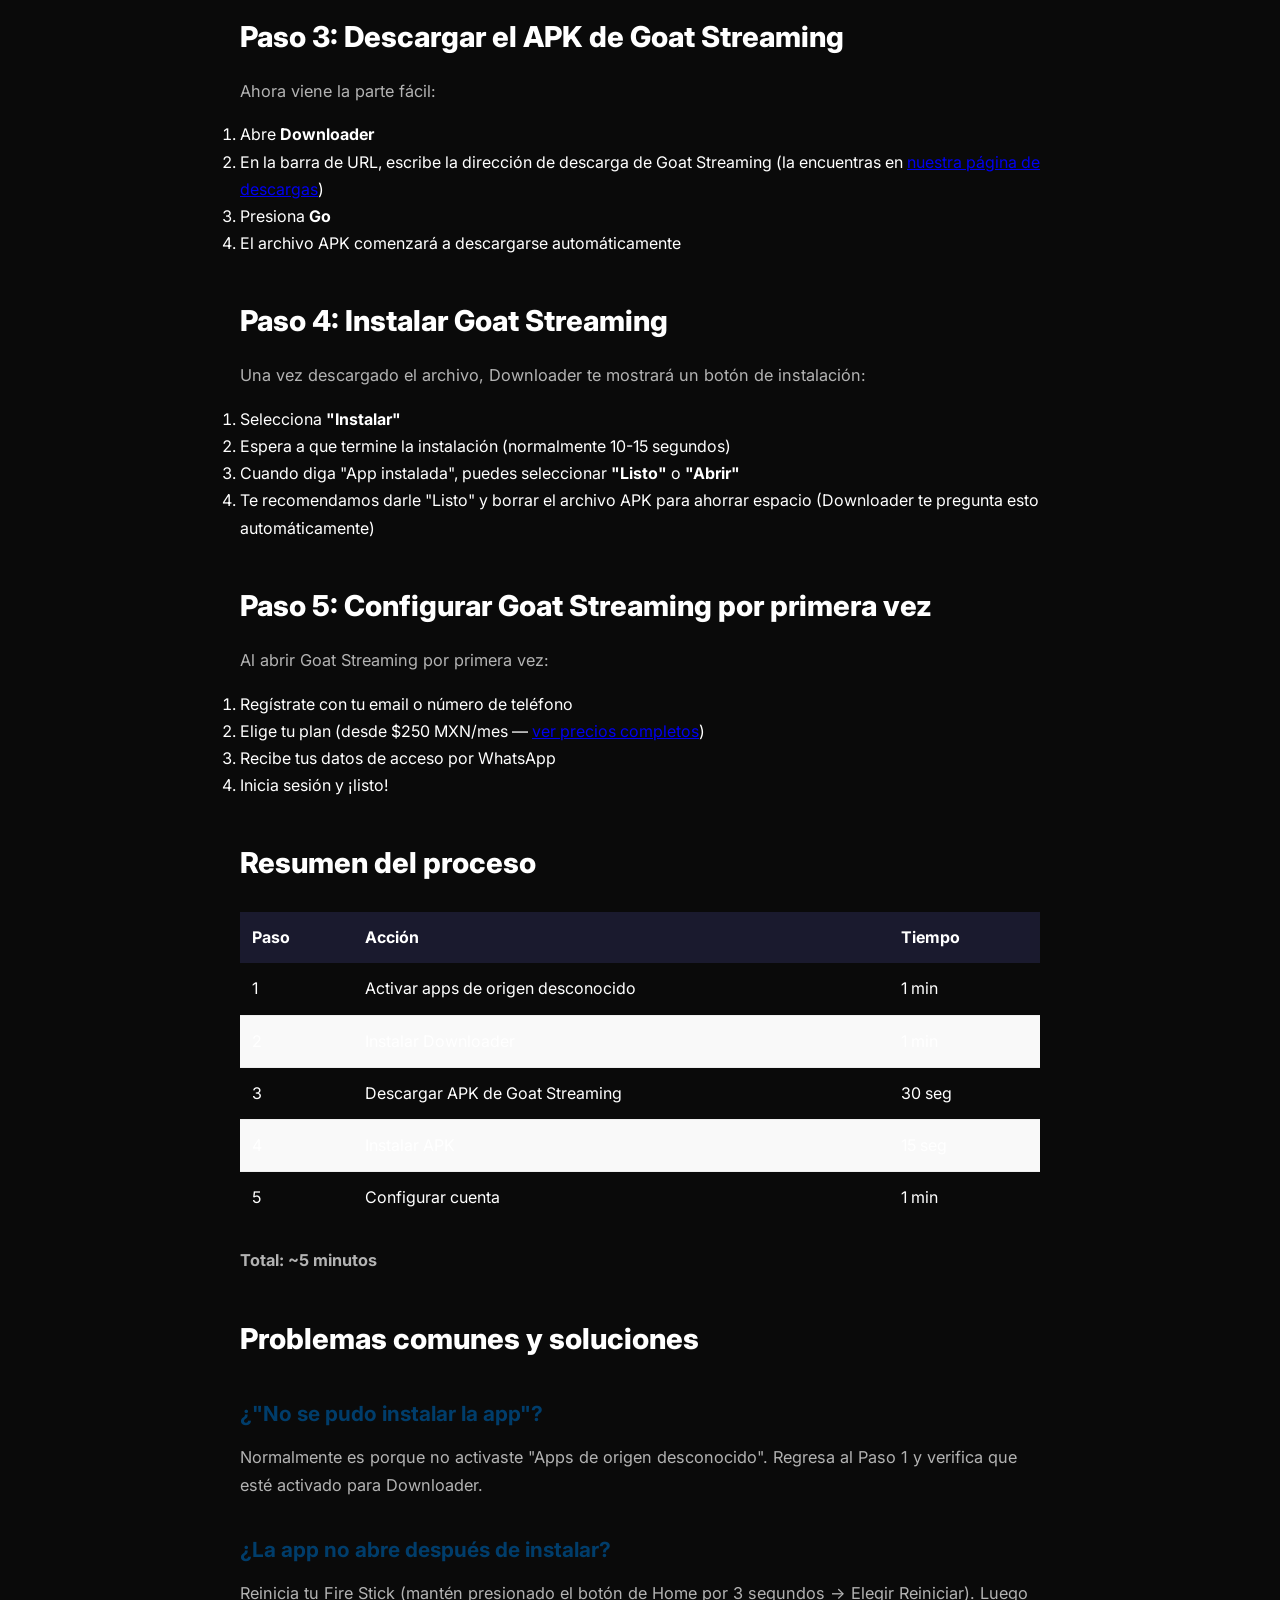
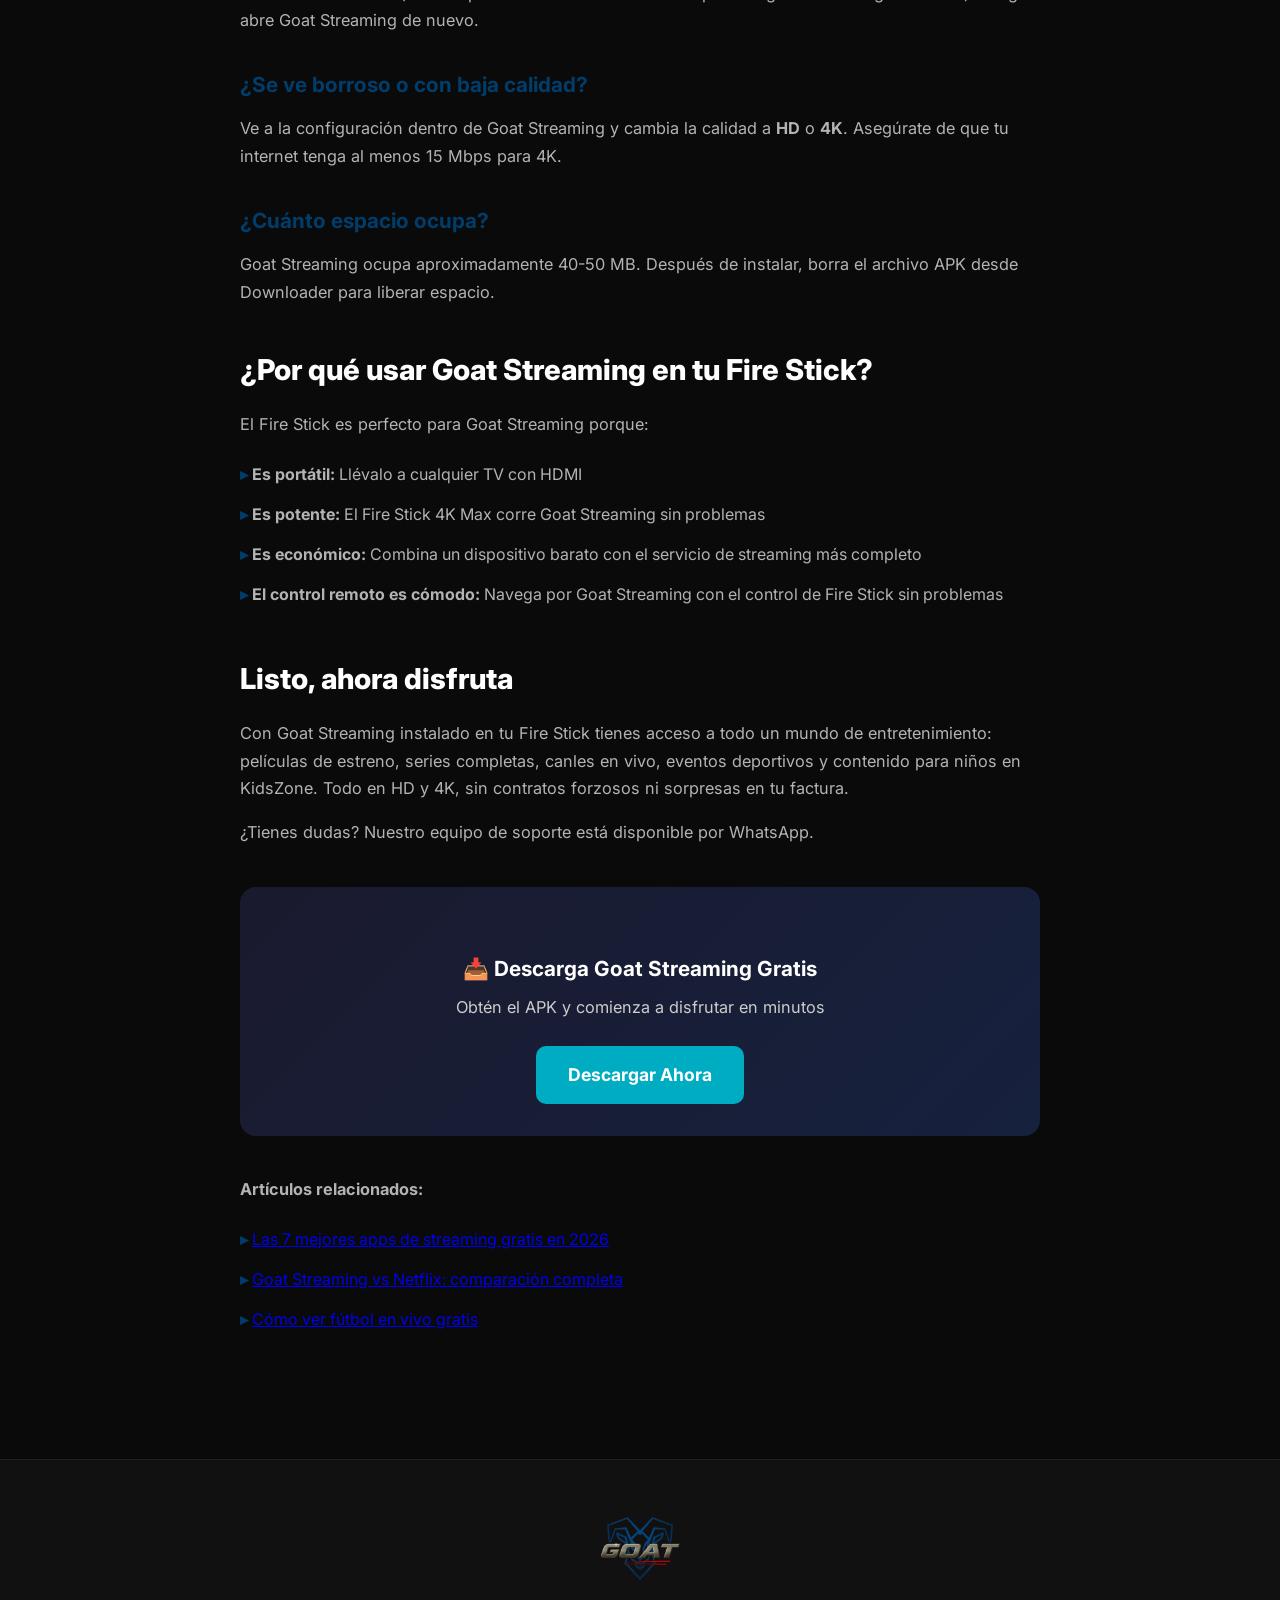
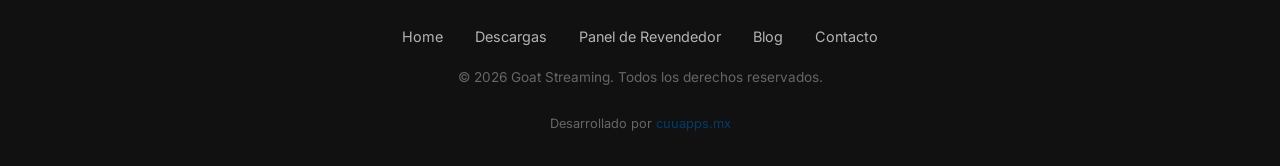
<file: como-instalar-goat-tv-fire-stick.html>
<!DOCTYPE html>
<html lang="es">
<head>
  <meta charset="UTF-8">
  <meta name="viewport" content="width=device-width, initial-scale=1.0">
  <title>Cómo instalar Goat Streaming en Fire Stick en 5 minutos (guía paso a paso 2026)</title>
  <meta name="description" content="[^"]*">
<link rel="alternate" hreflang="es" href="https://www.goatstreaming.tv/como-instalar-goat-tv-fire-stick.html">
<link rel="alternate" hreflang="x-default" href="https://www.goatstreaming.tv/como-instalar-goat-tv-fire-stick.html">
  <link rel="preconnect" href="https://fonts.googleapis.com">
  <link rel="preconnect" href="https://fonts.gstatic.com" crossorigin>
  <link href="https://fonts.googleapis.com/css2?family=Inter:wght@400;500;600;700;800;900&display=swap" rel="stylesheet">
  <link rel="stylesheet" href="style.css">
  <link rel="icon" href="logo.png">
  <link rel="canonical" href="https://www.www.goatstreaming.tv/como-instalar-goat-streaming-fire-stick.html">
  <meta property="og:title" content="Cómo instalar Goat Streaming en Fire Stick en 5 minutos (guía 2026)">
  <meta property="og:description" content="Guía paso a paso para instalar Goat Streaming en Amazon Fire Stick y Fire TV. Funciona en todos los modelos 2024-2026.">
  <meta property="og:url" content="https://www.www.goatstreaming.tv/como-instalar-goat-streaming-fire-stick.html">
  <meta property="og:type" content="article">
  <meta property="og:image" content="https://www.goatstreaming.tv/og-image.png">
  <meta name="twitter:card" content="summary_large_image">
  <meta name="twitter:title" content="Cómo instalar Goat Streaming en Fire Stick en 5 minutos">
  <meta name="twitter:description" content="Guía paso a paso para instalar Goat Streaming en Amazon Fire Stick.">
  <meta name="twitter:image" content="https://www.goatstreaming.tv/og-image.png">
</head>
<body>

  <!-- NAVBAR -->
  <nav class="navbar" id="navbar">
  <a href="index.html" class="nav-logo">
    <img src="logo.png" alt="Goat Streaming">
  </a>
  <button class="nav-toggle" onclick="document.querySelector('.nav-links').classList.toggle('open')">☰</button>
  <ul class="nav-links">
    <li><a href="index.html" data-i18="nav_home">Home</a></li>
    <li><a href="descargas.html" data-i18="nav_downloads">Descargas</a></li>
    <li><a href="precios.html" data-i18="nav_pricing">Precios</a></li>
    <li><a href="panel.html" data-i18="nav_panel">Panel de Revendedor</a></li>
    <li><a href="blog.html" data-i18="nav_blog">Blog</a></li>
    <li><a href="contacto.html" data-i18="nav_contact">Contacto</a></li>
  <li><button class="lang-toggle" onclick="toggleLang()" id="langBtn">EN</button></li>
</ul>
</nav>

  <!-- PAGE HERO -->
  <section class="page-hero">
    <h1>Instalar Goat Streaming en Fire Stick</h1>
    <p>Guía paso a paso para tener Goat Streaming funcionando en tu Amazon Fire TV en menos de 5 minutos.</p>
  </section>

  <!-- ARTICLE -->
  <section class="section">
    <div class="container">
      <div class="blog-content">

        <p>Tu Amazon Fire Stick es una de las mejores formas de ver streaming en tu TV, pero de fábrica solo te da acceso a las apps del Appstore de Amazon. ¿La buena noticia? En menos de 5 minutos puedes instalar <strong>Goat Streaming</strong> y desbloquear miles de películas, series y canales en vivo en HD y 4K.</p>

        <p>Esta guía está actualizada para <strong>2026</strong> y funciona con todos los modelos de Fire Stick y Fire TV: Fire Stick Lite, Fire Stick 4K, Fire Stick 4K Max y Fire TV Cube.</p>

        <h2>Lo que necesitas antes de empezar</h2>
        <ul>
          <li>Un Amazon Fire Stick o Fire TV (cualquier modelo)</li>
          <li>Conexión a internet funcionando</li>
          <li>El APK de Goat Streaming (lo descargamos en el paso 4)</li>
          <li>5 minutos de tu tiempo</li>
        </ul>

        <h2>Paso 1: Activar la instalación de apps desconocidas</h2>
        <p>Por defecto, Fire OS no permite instalar apps fuera del Appstore. Tienes que desbloquear esta opción primero:</p>
        <ol>
          <li>Ve a <strong>Configuración</strong> (el ícono de engrane)</li>
          <li>Selecciona <strong>Mi Fire TV</strong></li>
          <li>Entra en <strong>Opciones para desarrolladores</strong></li>
          <li>Busca <strong>Apps de origen desconocido</strong></li>
          <li>Activa esta opción</li>
        </ol>
        <p>Si no ves "Opciones para desarrolladores", ve a <strong>Mi Fire TV → Acerca de</strong> y haz clic en el nombre del dispositivo <strong>7 veces seguidas</strong> hasta que te diga "Ya eres desarrollador". Luego regresa y verás la opción.</p>

        <h2>Paso 2: Instalar un navegador de archivos (Downloader)</h2>
        <p>Necesitas una app para descargar el APK directamente en tu Fire Stick. <strong>Downloader</strong> es la más usada y confiable:</p>
        <ol>
          <li>En la pantalla principal, ve a <strong>Buscar</strong> (ícono de lupa)</li>
          <li>Escribe <strong>"Downloader"</strong></li>
          <li>Selecciona la app naranja con una flecha hacia abajo</li>
          <li>Dale a <strong>Instalar</strong></li>
          <li>Abre la app cuando termine</li>
        </ol>

        <h2>Paso 3: Descargar el APK de Goat Streaming</h2>
        <p>Ahora viene la parte fácil:</p>
        <ol>
          <li>Abre <strong>Downloader</strong></li>
          <li>En la barra de URL, escribe la dirección de descarga de Goat Streaming (la encuentras en <a href="descargas.html">nuestra página de descargas</a>)</li>
          <li>Presiona <strong>Go</strong></li>
          <li>El archivo APK comenzará a descargarse automáticamente</li>
        </ol>

        <h2>Paso 4: Instalar Goat Streaming</h2>
        <p>Una vez descargado el archivo, Downloader te mostrará un botón de instalación:</p>
        <ol>
          <li>Selecciona <strong>"Instalar"</strong></li>
          <li>Espera a que termine la instalación (normalmente 10-15 segundos)</li>
          <li>Cuando diga "App instalada", puedes seleccionar <strong>"Listo"</strong> o <strong>"Abrir"</strong></li>
          <li>Te recomendamos darle "Listo" y borrar el archivo APK para ahorrar espacio (Downloader te pregunta esto automáticamente)</li>
        </ol>

        <h2>Paso 5: Configurar Goat Streaming por primera vez</h2>
        <p>Al abrir Goat Streaming por primera vez:</p>
        <ol>
          <li>Regístrate con tu email o número de teléfono</li>
          <li>Elige tu plan (desde $250 MXN/mes — <a href="descargas.html">ver precios completos</a>)</li>
          <li>Recibe tus datos de acceso por WhatsApp</li>
          <li>Inicia sesión y ¡listo!</li>
        </ol>

        <h2>Resumen del proceso</h2>
        <table style="width:100%;border-collapse:collapse;margin:1.5rem 0;">
          <thead>
            <tr style="background:#1a1a2e;color:white;">
              <th style="padding:12px;text-align:left;">Paso</th>
              <th style="padding:12px;text-align:left;">Acción</th>
              <th style="padding:12px;text-align:left;">Tiempo</th>
            </tr>
          </thead>
          <tbody>
            <tr style="border-bottom:1px solid #eee;">
              <td style="padding:12px;">1</td>
              <td style="padding:12px;">Activar apps de origen desconocido</td>
              <td style="padding:12px;">1 min</td>
            </tr>
            <tr style="border-bottom:1px solid #eee;background:#f9f9f9;">
              <td style="padding:12px;">2</td>
              <td style="padding:12px;">Instalar Downloader</td>
              <td style="padding:12px;">1 min</td>
            </tr>
            <tr style="border-bottom:1px solid #eee;">
              <td style="padding:12px;">3</td>
              <td style="padding:12px;">Descargar APK de Goat Streaming</td>
              <td style="padding:12px;">30 seg</td>
            </tr>
            <tr style="border-bottom:1px solid #eee;background:#f9f9f9;">
              <td style="padding:12px;">4</td>
              <td style="padding:12px;">Instalar APK</td>
              <td style="padding:12px;">15 seg</td>
            </tr>
            <tr>
              <td style="padding:12px;">5</td>
              <td style="padding:12px;">Configurar cuenta</td>
              <td style="padding:12px;">1 min</td>
            </tr>
          </tbody>
        </table>
        <p><strong>Total: ~5 minutos</strong></p>

        <h2>Problemas comunes y soluciones</h2>

        <h3>¿"No se pudo instalar la app"?</h3>
        <p>Normalmente es porque no activaste "Apps de origen desconocido". Regresa al Paso 1 y verifica que esté activado para Downloader.</p>

        <h3>¿La app no abre después de instalar?</h3>
        <p>Reinicia tu Fire Stick (mantén presionado el botón de Home por 3 segundos → Elegir Reiniciar). Luego abre Goat Streaming de nuevo.</p>

        <h3>¿Se ve borroso o con baja calidad?</h3>
        <p>Ve a la configuración dentro de Goat Streaming y cambia la calidad a <strong>HD</strong> o <strong>4K</strong>. Asegúrate de que tu internet tenga al menos 15 Mbps para 4K.</p>

        <h3>¿Cuánto espacio ocupa?</h3>
        <p>Goat Streaming ocupa aproximadamente 40-50 MB. Después de instalar, borra el archivo APK desde Downloader para liberar espacio.</p>

        <h2>¿Por qué usar Goat Streaming en tu Fire Stick?</h2>
        <p>El Fire Stick es perfecto para Goat Streaming porque:</p>
        <ul>
          <li><strong>Es portátil:</strong> Llévalo a cualquier TV con HDMI</li>
          <li><strong>Es potente:</strong> El Fire Stick 4K Max corre Goat Streaming sin problemas</li>
          <li><strong>Es económico:</strong> Combina un dispositivo barato con el servicio de streaming más completo</li>
          <li><strong>El control remoto es cómodo:</strong> Navega por Goat Streaming con el control de Fire Stick sin problemas</li>
        </ul>

        <h2>Listo, ahora disfruta</h2>
        <p>Con Goat Streaming instalado en tu Fire Stick tienes acceso a todo un mundo de entretenimiento: películas de estreno, series completas, canles en vivo, eventos deportivos y contenido para niños en KidsZone. Todo en HD y 4K, sin contratos forzosos ni sorpresas en tu factura.</p>
        <p>¿Tienes dudas? Nuestro equipo de soporte está disponible por WhatsApp.</p>

        <!-- CTA -->
        <div style="text-align:center;margin:2.5rem 0;padding:2rem;background:linear-gradient(135deg,#1a1a2e,#16213e);border-radius:16px;">
          <h3 style="color:white;margin-bottom:0.5rem;">📥 Descarga Goat Streaming Gratis</h3>
          <p style="color:#ccc;margin-bottom:1.5rem;">Obtén el APK y comienza a disfrutar en minutos</p>
          <a href="descargas.html" style="display:inline-block;padding:14px 32px;background:#00acc1;color:white;text-decoration:none;border-radius:10px;font-weight:700;font-size:1.1rem;">Descargar Ahora</a>
        </div>

        <!-- Related links -->
        <p style="margin-top:2rem;"><strong>Artículos relacionados:</strong></p>
        <ul>
          <li><a href="mejores-apps-streaming-gratis-2026.html">Las 7 mejores apps de streaming gratis en 2026</a></li>
          <li><a href="goat-streaming-vs-netflix-2026.html">Goat Streaming vs Netflix: comparación completa</a></li>
          <li><a href="como-ver-futbol-en-vivo-gratis.html">Cómo ver fútbol en vivo gratis</a></li>
        </ul>

      </div>
    </div>
  </section>

  <!-- FOOTER -->
  <footer class="footer">
    <div class="footer-brand">
      <img src="logo.png" alt="Goat Streaming" class="footer-logo">
    </div>
    <div class="footer-links">
      <a href="index.html">Home</a>
      <a href="descargas.html">Descargas</a>
      <a href="panel.html">Panel de Revendedor</a>
      <a href="blog.html">Blog</a>
      <a href="contacto.html">Contacto</a>
    </div>
    <p>© 2026 Goat Streaming. Todos los derechos reservados.</p>
    <p class="footer-credit">Desarrollado por <a href="https://cuuapps.mx" target="_blank" rel="noopener">cuuapps.mx</a></p>
  </footer>

  <!-- WHATSAPP FLOAT -->
  <a href="https://wa.me/526441076718" class="whatsapp-float" aria-label="WhatsApp">
    <svg viewBox="0 0 24 24"><path d="M17.472 14.382c-.297-.149-1.758-.867-2.03-.967-.273-.099-.471-.148-.67.15-.197.297-.767.966-.94 1.164-.173.199-.347.223-.644.075-.297-.15-1.255-.463-2.39-1.475-.883-.788-1.48-1.761-1.653-2.059-.173-.297-.018-.458.13-.606.134-.133.298-.347.446-.52.149-.174.198-.298.298-.497.099-.198.05-.371-.025-.52-.075-.149-.669-1.612-.916-2.207-.242-.579-.487-.5-.669-.51-.173-.008-.371-.01-.57-.01-.198 0-.52.074-.792.372-.272.297-1.04 1.016-1.04 2.479 0 1.462 1.065 2.875 1.213 3.074.149.198 2.096 3.2 5.077 4.487.709.306 1.262.489 1.694.625.712.227 1.36.195 1.871.118.571-.085 1.758-.719 2.006-1.413.248-.694.248-1.289.173-1.413-.074-.124-.272-.198-.57-.347m-5.421 7.403h-.004a9.87 9.87 0 01-5.031-1.378l-.361-.214-3.741.982.998-3.648-.235-.374a9.86 9.86 0 01-1.51-5.26c.001-5.45 4.436-9.884 9.888-9.884 2.64 0 5.122 1.03 6.988 2.898a9.825 9.825 0 012.893 6.994c-.003 5.45-4.437 9.884-9.885 9.884m8.413-18.297A11.815 11.815 0 0012.05 0C5.495 0 .16 5.335.157 11.892 0 2.096.547 4.142 1.588 5.945L.057 24l6.305-1.654a11.882 11.882 0 005.683 1.448h.005c6.554 0 11.89-5.335 11.893-11.893a11.821 11.821 0 00-3.48-8.413z"/></svg>
  </a>

  <script>
    window.addEventListener('scroll', () => {
      document.getElementById('navbar').classList.toggle('scrolled', window.scrollY > 50);
    });
    document.getElementById('navToggle').addEventListener('click', () => {
      document.getElementById('navLinks').classList.toggle('open');
    });
    const observer = new IntersectionObserver((entries) => {
      entries.forEach((entry, i) => {
        if (entry.isIntersecting) {
          setTimeout(() => entry.target.classList.add('visible'), i * 100);
          observer.unobserve(entry);
        }
      });
    }, { threshold: 0.1 });
    document.querySelectorAll('.animate-on-scroll').forEach(el => observer.observe(el));
  </script>


  
  
    <script>
// Universal translation engine for Goat Streaming pages
var translations = {
  es: {
    nav_home: "Home", nav_downloads: "Descargas", nav_pricing: "Precios",
    nav_panel: "Panel de Revendedor", nav_blog: "Blog", nav_contact: "Contacto",
  },
  en: {
    nav_home: "Home", nav_downloads: "Downloads", nav_pricing: "Pricing",
    nav_panel: "Reseller Panel", nav_blog: "Blog", nav_contact: "Contact",
  }
};

var _txt = {}; // stores original Spanish text
var _lang = localStorage.getItem('goat-lang') || 'es';

// Spanish->English lookup
var SP_TO_EN = {
  'Descargas': 'Downloads',
  'Precios': 'Pricing',
  'Panel de Revendedor': 'Reseller Panel',
  'Contacto': 'Contact',
  'Blog': 'Blog',
  'Todos los derechos reservados': 'All rights reserved.',
  'Desarrollado por': 'Developed by',
  '© 2026 Goat Streaming. Todos los derechos reservados.': '© 2026 Goat Streaming. All rights reserved.',
};

// English->Spanish lookup
var EN_TO_SP = {v: k for k, v in SP_TO_EN.items()};
EN_TO_SP['All rights reserved.'] = 'Todos los derechos reservados.';

// Quick tag translators
var TAG_TRANS = {
  'en': {
    'h1': {},
    'h2': {},
    'h3': {},
    'p': {},
    'li': {},
    'td': {},
    'th': {},
  },
  'es': {
    'h1': {},
    'h2': {},
    'h3': {},
    'p': {},
    'li': {},
    'td': {},
    'th': {},
  }
};

// Common page-specific translations
var PAGE_TRANS = {
  'es': {
    // ---- DESCARGAS ----
    'Goat Streaming - Descargar en Fire TV Stick': 'Goat Streaming - Download on Fire TV Stick',
    'Guía completa para instalar Goat Streaming en tu Fire TV Stick con códigos de descarga.': 'Complete guide to install Goat Streaming on your Fire TV Stick with download codes.',
    '¿Es seguro descargar Goat Streaming?': 'Is it safe to download Goat Streaming?',
    '¿Qué hago si Downloader no encuentra el código?': 'What if Downloader cannot find the code?',
    '¿Puedo instalar Goat Streaming en mi teléfono Android?': 'Can I install Goat Streaming on my Android phone?',
    '¿Cuánto tiempo tarda la activación?': 'How long does activation take?',
    'Sí, Goat Streaming es completamente seguro. Descárgalo únicamente usando el código oficial proporcionado (1911324) a través de la app Downloader en tu Fire TV Stick.': 'Yes, Goat Streaming is completely safe. Download it only using the official code (1911324) through the Downloader app on your Fire TV Stick.',
    'Si el código no funciona, contáctanos por WhatsApp y te proporcionaremos un enlace directo alternativo.': 'If the code does not work, contact us via WhatsApp and we will provide an alternative direct link.',
    'Sí, Goat Streaming es compatible con cualquier dispositivo Android. Contáctanos por WhatsApp para recibir el enlace de descarga directa para Android.': 'Yes, Goat Streaming is compatible with any Android device. Contact us via WhatsApp to receive the direct download link for Android.',
    'La activación se realiza en minutos durante nuestro horario de atención (Lunes a Sábado de 8 am a 10 pm y Domingos de 9 am a 6 pm, hora centro de México).': 'Activation is done in minutes during our business hours (Monday to Saturday 8am to 10pm and Sundays 9am to 6pm, Mexico City time).',
    '¿Listo para empezar?': 'Ready to get started?',
    'Contacta con nosotros y te ayudamos con la instalación.': 'Contact us and we will help you with the installation.',
    'Contactar Soporte': 'Contact Support',
    // ---- CONTACTO ----
    'Contacto y Soporte Goat Streaming': 'Goat Streaming Contact & Support',
    'Asistencia personalizada para activación, dudas y soporte técnico. Estamos aquí para ayudarte.': 'Personalized assistance for activation, questions and technical support. We are here to help you.',
    'La forma más rápida de contactarnos. Te respondemos en minutos durante nuestro horario de atención.': 'The fastest way to reach us. We respond in minutes during our business hours.',
    'Escribir por WhatsApp': 'Write via WhatsApp',
    'Soporte Técnico': 'Technical Support',
    '¿Problemas con la instalación o activación? Nuestro equipo te guía paso a paso para que disfrutes de Goat Streaming sin complicaciones.': 'Problems with installation or activation? Our team guides you step by step so you can enjoy Goat Streaming without complications.',
    '✓ Ayuda con instalación': '✓ Installation help',
    '✓ Activación de cuentas': '✓ Account activation',
    '✓ Resolución de errores': '✓ Error resolution',
    '✓ Configuración de dispositivos': '✓ Device configuration',
    '🕐 Horario de Atención': '🕐 Business Hours',
    'Lunes a Sábado: 8:00 am a 10:00 pm': 'Monday to Saturday: 8:00 am to 10:00 pm',
    'Domingos: 9:00 am a 6:00 pm': 'Sundays: 9:00 am to 6:00 pm',
    'Hora centro de México (CST)': 'Mexico City time (CST)',
    'Guía Rápida': 'Quick Guide',
    '¿Qué información enviar?': 'What information to send?',
    'Para una atención más rápida, incluye esta información al contactarnos:': 'For faster service, include this information when contacting us:',
    'Para Activación': 'For Activation',
    'Envía tu nombre + foto del código de activación que aparece en pantalla con el texto "GoatPrueba".': 'Send your name + photo of the activation code shown on screen with the text "GoatPrueba".',
    'Para Suscripción': 'For Subscription',
    'Indica el plan elegido (1, 3, 6 o 12 meses) y tu método de pago preferido. Te enviaremos los datos.': 'Indicate the chosen plan (1, 3, 6 or 12 months) and your preferred payment method. We will send you the details.',
    'Para Soporte': 'For Support',
    'Describe el problema con detalle. Indica qué dispositivo usas y si es posible envía capturas de pantalla.': 'Describe the problem in detail. Indicate which device you use and send screenshots if possible.',
    '¿Primera vez en Goat Streaming?': 'First time at Goat Streaming?',
    'Descarga la app y solicita tu prueba gratuita de 24 horas.': 'Download the app and request your free 24-hour trial.',
    'Ver Guía de Descarga': 'See Download Guide',
    'Ver Planes': 'See Plans',
    // ---- BLOG ----
    'Ver TV Online con Goat Streaming': 'Watch TV Online with Goat Streaming',
    'Todo lo que necesitas saber sobre streaming, TV online y cómo Goat Streaming transforma tu experiencia de entretenimiento.': 'Everything you need to know about streaming, online TV and how Goat Streaming transforms your entertainment experience.',
    'Artículos del Blog': 'Blog Articles',
    '¿Por qué elegir ver TV online?': 'Why choose watching TV online?',
    'La televisión ha evolucionado. Ya no necesitas estar pegado a un horario fijo o pagar por paquetes de cable con canales que no ves.': 'Television has evolved. You no longer need to be glued to a fixed schedule or pay for cable packages with channels you never watch.',
    'Ver TV online te da la libertad de elegir qué, cuándo y dónde ver.': 'Watching TV online gives you the freedom to choose what, when and where to watch.',
    'Con plataformas como Goat Streaming, accedes a contenido en vivo y bajo demanda con la calidad que mereces: HD y 4K.': 'With platforms like Goat Streaming, you access live and on-demand content with the quality you deserve: HD and 4K.',
    'Ventajas de ver TV online con Goat Streaming': 'Advantages of watching TV online with Goat Streaming',
    'Libertad total: Mira lo que quieras, cuando quieras, sin horarios fijos.': 'Total freedom: Watch what you want, when you want, no fixed schedules.',
    'Calidad superior: Disfruta de tus películas y series favoritas en HD y 4K.': 'Superior quality: Enjoy your favorite movies and series in HD and 4K.',
    'Portabilidad: Lleva tu entretenimiento a donde vayas, compatible con múltiples dispositivos.': 'Portability: Take your entertainment with you, compatible with multiple devices.',
    'Ahorro significativo: Planes accesibles sin contratos forzosos ni sorpresas.': 'Significant savings: Affordable plans without forced contracts or surprises.',
    'Contenido para todos: Desde películas de estreno hasta contenido infantil en KidsZone.': 'Content for everyone: From blockbuster movies to children content in KidsZone.',
    '¿Cómo funciona Goat Streaming?': 'How does Goat Streaming work?',
    'Goat Streaming es una aplicación de streaming que combina lo mejor de la televisión en vivo con el catálogo on-demand.': 'Goat Streaming is a streaming application that combines the best of live TV with the on-demand catalog.',
    'Una vez instalada en tu dispositivo compatible, accedes a:': 'Once installed on your compatible device, you access:',
    'Thousands of movies and series in HD and 4K': 'Miles de películas y series en HD y 4K',
    'Pasos para empezar con Goat Streaming': 'Steps to get started with Goat Streaming',
    'Comenzar con Goat Streaming es sencillo y toma solo unos minutos:': 'Getting started with Goat Streaming is easy and takes just a few minutes:',
    'Descarga la app': 'Download the app',
    'Solicita tu activación': 'Request your activation',
    'Prueba gratis por 24 horas': 'Free 24-hour trial',
    'Elige tu plan': 'Choose your plan',
    '¿Listo para probar Goat Streaming?': 'Ready to try Goat Streaming?',
    'Descarga ahora y disfruta de 24 horas de cortesía gratis.': 'Download now and enjoy 24 hours of free courtesy.',
    'Descargar Ahora': 'Download Now',
    'Contactar Soporte': 'Contact Support',
    // ---- PANEL ----
    'Genera Ingresos': 'Earn Income',
    'Panel GoatStreaming': 'GoatStreaming Panel',
    'El Panel de Revendedor es una herramienta exclusiva para personas interesadas en generar ingresos como distribuidores.': 'The Reseller Panel is an exclusive tool for people interested in earning income as distributors.',
    'Planes y Precios del Panel de Revendedor': 'Reseller Panel Plans and Pricing',
    '💰 Planes y Precios': '💰 Plans and Pricing',
    '📋 Lista para Revendedores': '📋 List for Resellers',
    '⚠️ Para proteger la red de revendedores, no está permitido vender por debajo de este precio.': '⚠️ To protect the reseller network, selling below this price is not allowed.',
    'Precio Mínimo de Reventa': 'Minimum Resale Price',
    '⚙️ ¿Cómo Funciona?': '⚙️ How It Works?',
    '¿Cómo Funciona el Panel de Revendedor?': 'How Does the Reseller Panel Work?',
    '🔧 Funciones Principales': '🔧 Main Functions',
    'Funciones Principales del Panel de Revendedor': 'Main Reseller Panel Functions',
    'Activar Nuevos Clientes': 'Activate New Clients',
    'Renovar Cuentas Vencidas': 'Renew Expired Accounts',
    'Gestionar Fechas de Corte': 'Manage Cutoff Dates',
    'Crear Demos': 'Create Demos',
    'Acceso 24/7': '24/7 Access',
    '✅ Ventajas': '✅ Advantages',
    'Ventajas de Usar el Panel de Revendedor': 'Advantages of Using the Reseller Panel',
    '🚀 Comienza Ahora': '🚀 Get Started Now',
    '¿Listo para generar ingresos?': 'Ready to generate income?',
    'Contáctanos por WhatsApp y comienza a distribuir GoatStreaming hoy mismo.': 'Contact us via WhatsApp and start distributing GoatStreaming today.',
    '💬 Contactar por WhatsApp': '💬 Contact via WhatsApp',
    // ---- PROPUESTA ----
    'Propuesta de Marketing': 'Marketing Proposal',
    'Dr. Emmanuel Vélez — Ginecología y Obstetricia': 'Dr. Emmanuel Vélez — Gynecology and Obstetrics',
    '1. Página Web Profesional': '1. Professional Website',
    '2. Publicidad — Directorio Médico': '2. Advertising — Medical Directory',
    '3. Publicidad — Revista Chihuahua es tuyo': '3. Advertising — Chihuahua es tuyo Magazine',
    '💰 Inversión Total': '💰 Total Investment',
    '📅 Timeline Estimado': '📅 Estimated Timeline',
    '¿Por qué una página web profesional?': 'Why a professional website?',
    'Siguiente Paso': 'Next Step',
    // ---- INSTALL ----
    'Instalar Goat Streaming en Fire Stick': 'Install Goat Streaming on Fire Stick',
    'Guía paso a paso para tener Goat Streaming funcionando en tu Amazon Fire TV en menos de 5 minutos.': 'Step-by-step guide to get Goat Streaming running on your Amazon Fire TV in under 5 minutes.',
    // ---- CANALES ----
    'Ver Canales Mexicanos Desde Cualquier País': 'Watch Mexican Channels from Any Country',
    'Guía 2026 para mexicanos en el extranjero: cómo ver Canal 5, TV Azteca, Las Estrellas y más sin restricciones geográficas.': '2026 guide for Mexicans abroad: how to watch Canal 5, TV Azteca, Las Estrellas and more without geographic restrictions.',
    // ---- FUTBOL ----
    'Ver Fútbol en Vivo Gratis': 'Watch Live Soccer for Free',
    'Guía 2026 para ver Liga MX, Champions, La Liga y más desde tu celular, tablet o TV sin pagar cable.': '2026 guide to watch Liga MX, Champions, La Liga and more from your phone, tablet or TV without paying for cable.',
    // ---- SERIES ----
    'Goat Streaming: Series y Películas Actuales': 'Goat Streaming: Current Series & Movies',
    'Todo el contenido que quieres ver, cuando quieres verlo, en HD y 4K.': 'All the content you want to watch, when you want to watch it, in HD and 4K.',
    // ---- VS NETFLIX ----
    'Goat Streaming vs Netflix': 'Goat Streaming vs Netflix',
    'Comparación honesta y completa para que decidas cuál es mejor para ver TV en 2026.': 'Honest and complete comparison to help you decide which is better for watching TV in 2026.',
    // ---- MEJORES APPS ----
    'Las 7 Mejores Apps de Streaming Gratis en 2026': 'The 7 Best Free Streaming Apps in 2026',
    'Comparamos calidad, contenido, precios y experiencia de usuario para que elijas la mejor opción.': 'We compare quality, content, prices and user experience so you choose the best option.',
  },
  'en': {
    // English texts (for reverse translation)
  }
};

// Build EN_TO_SP from PAGE_TRANS.es
for (var k in PAGE_TRANS.es) {
  EN_TO_SP[PAGE_TRANS.es[k]] = k;
}

function toggleLang() {
  var btn = document.getElementById('langBtn');
  if (!btn) return;
  _lang = _lang === 'es' ? 'en' : 'es';
  localStorage.setItem('goat-lang', _lang);
  btn.textContent = _lang === 'es' ? 'EN' : 'ES';
  applyTranslations(_lang);
}

function applyTranslations(lang) {
  // 1. Navbar data-i18
  document.querySelectorAll('[data-i18]').forEach(function(el) {
    var k = el.getAttribute('data-i18');
    var t = translations[lang];
    if (t && t[k]) el.textContent = t[k];
  });

  // 2. Translate by text matching
  var map = lang === 'en' ? PAGE_TRANS.es : EN_TO_SP;
  var allEls = document.querySelectorAll('h1,h2,h3,h4,p,li,td,th,span,button');
  allEls.forEach(function(el) {
    var txt = el.textContent.trim();
    if (!txt) return;
    if (map[txt] !== undefined) {
      _txt[txt] = _txt[txt] || txt;
      el.textContent = map[txt];
    }
  });

  // 3. Footer links
  if (lang === 'en') {
    document.querySelectorAll('footer a').forEach(function(a) {
      var t = a.textContent.trim();
      if (SP_TO_EN[t]) {
        _txt[a.href + '_fa'] = _txt[a.href + '_fa'] || t;
        a.textContent = SP_TO_EN[t];
      }
    });
    var cp = document.querySelector('footer p');
    if (cp && cp.textContent.indexOf('Todos') >= 0) {
      _txt['_copy'] = cp.textContent;
      cp.textContent = '© 2026 Goat Streaming. All rights reserved.';
    }
    var fc = document.querySelector('.footer-credit');
    if (fc && fc.textContent.indexOf('Desarrollado') >= 0) {
      _txt['_credit'] = fc.textContent;
      fc.innerHTML = 'Developed by <a href="https://cuuapps.mx" target="_blank" rel="noopener">cuuapps.mx</a>';
    }
  } else {
    document.querySelectorAll('footer a').forEach(function(a) {
      var key = a.href + '_fa';
      if (_txt[key]) a.textContent = _txt[key];
    });
    var cp = document.querySelector('footer p');
    if (cp && _txt['_copy']) cp.textContent = _txt['_copy'];
    var fc = document.querySelector('.footer-credit');
    if (fc && _txt['_credit']) fc.innerHTML = _txt['_credit'];
  }
}

// Init
var btn = document.getElementById('langBtn');
if (btn) btn.textContent = _lang === 'es' ? 'EN' : 'ES';
applyTranslations(_lang);
</script>

</body>
</html>
</file>
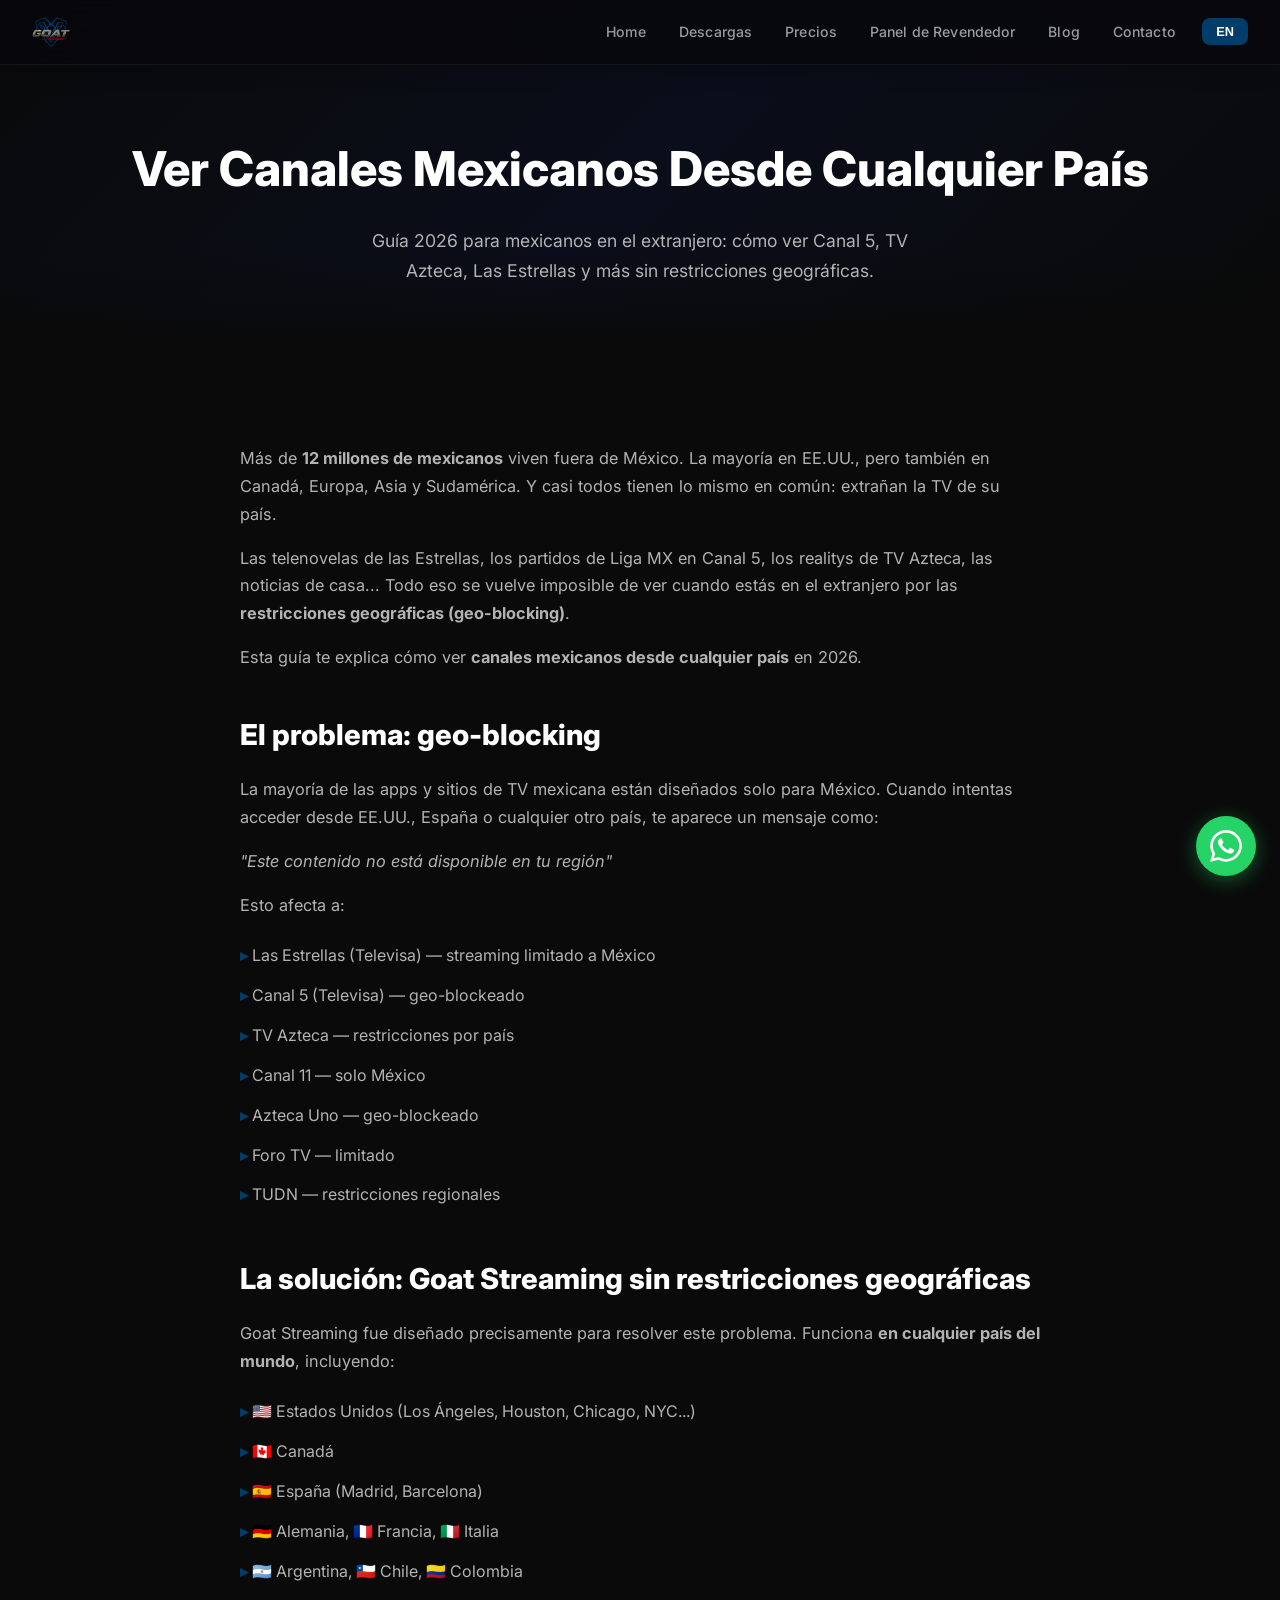
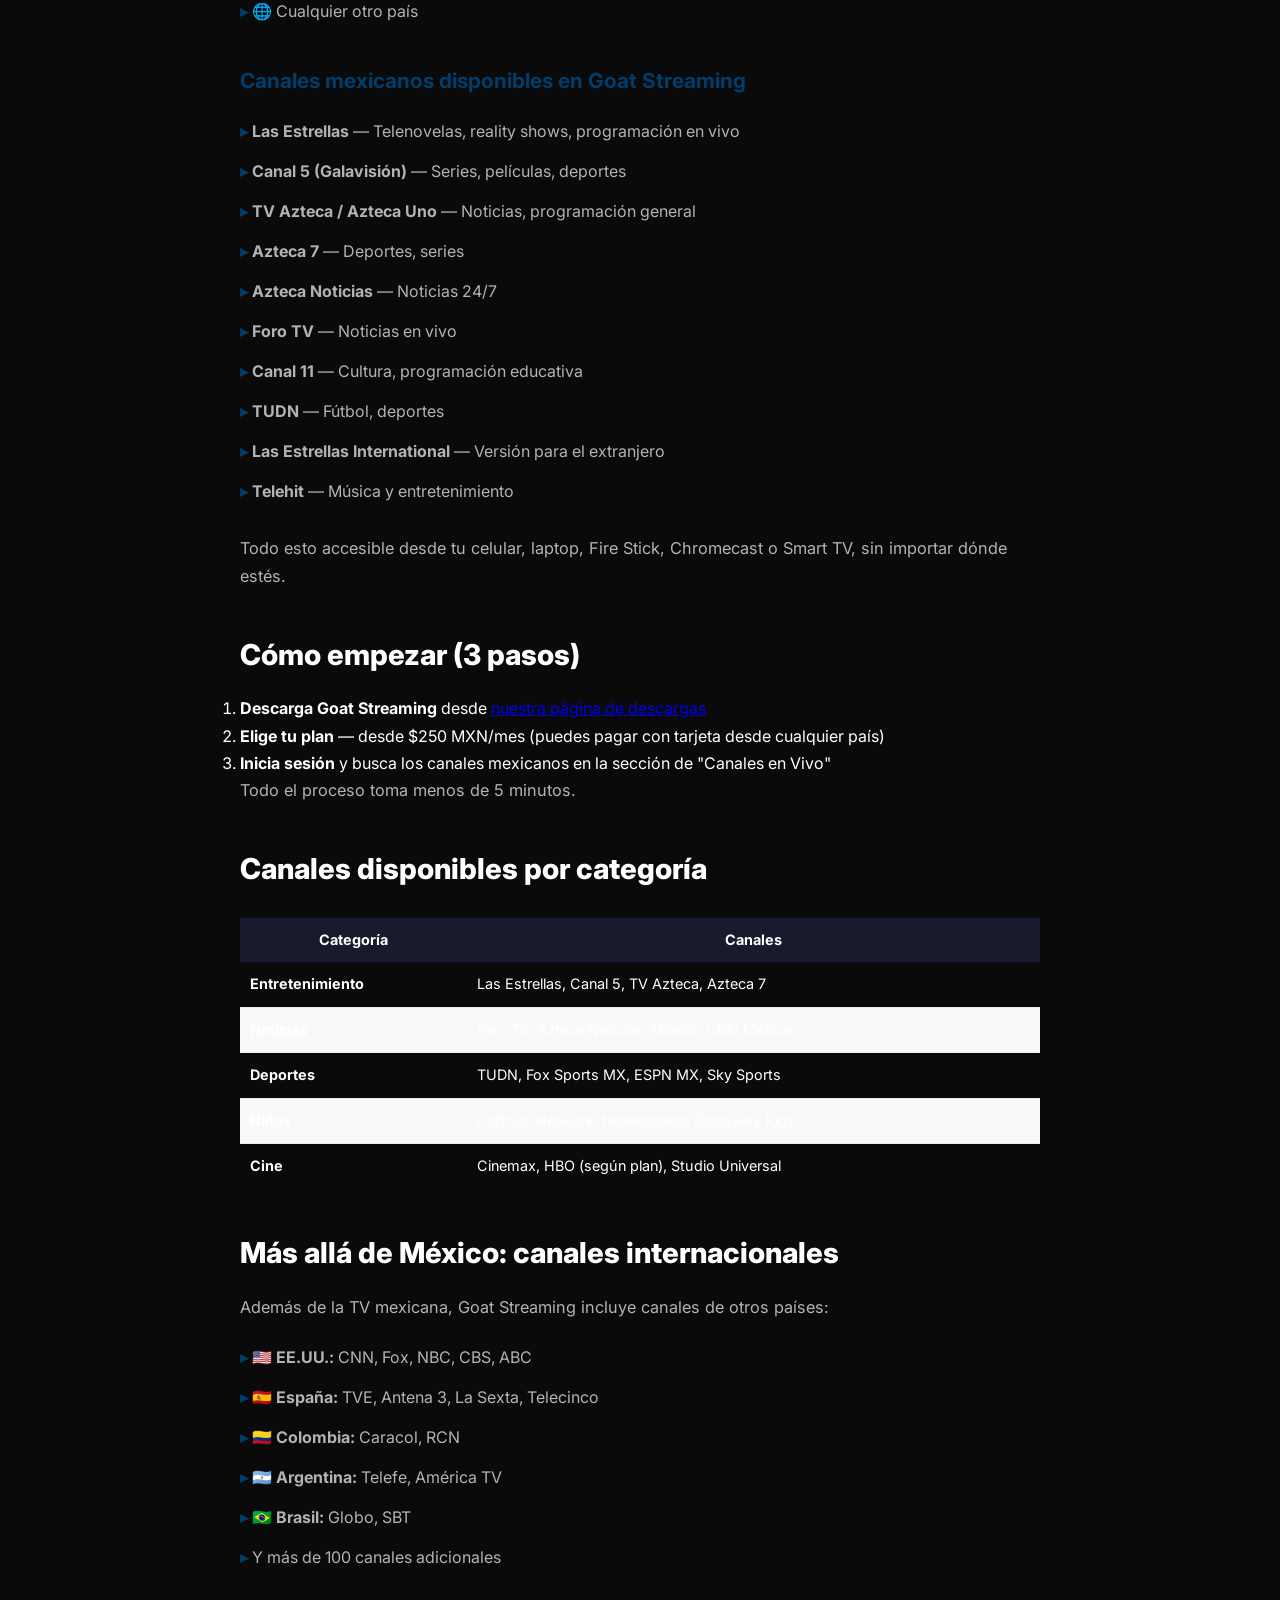
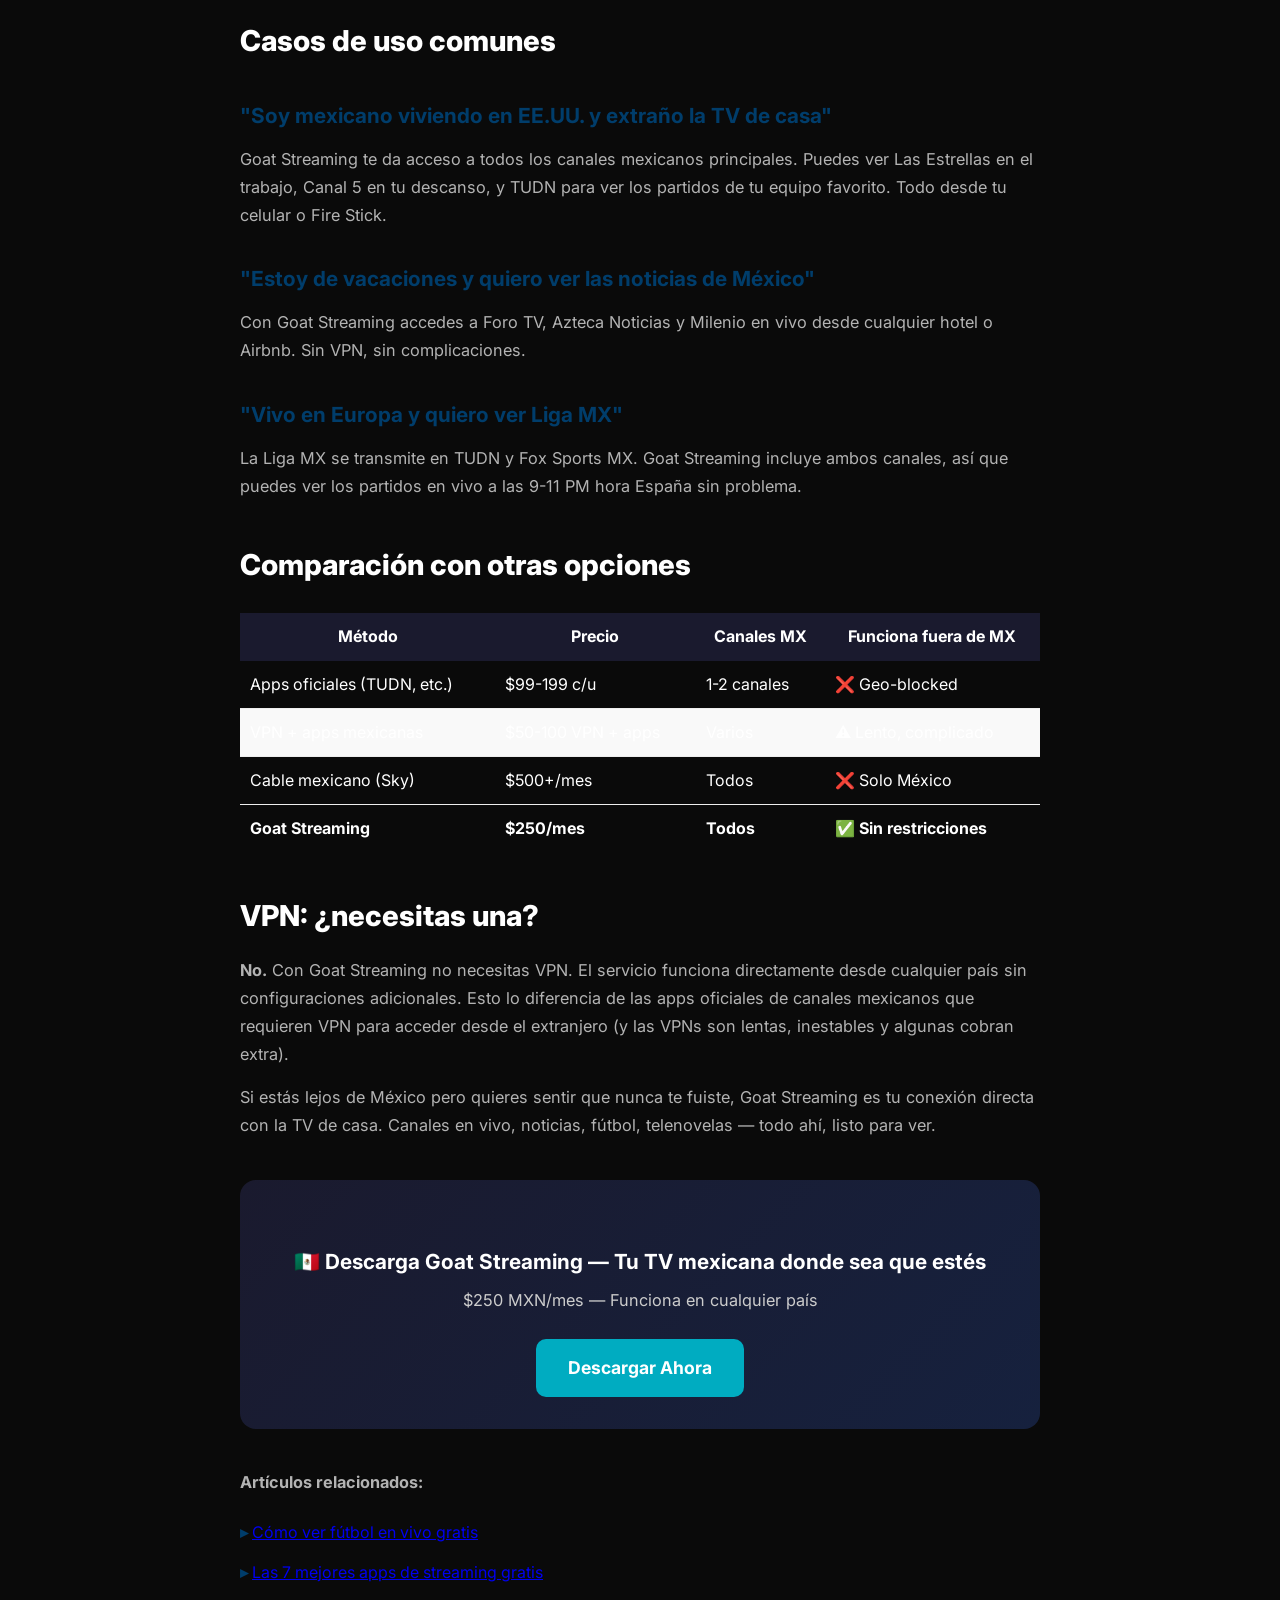
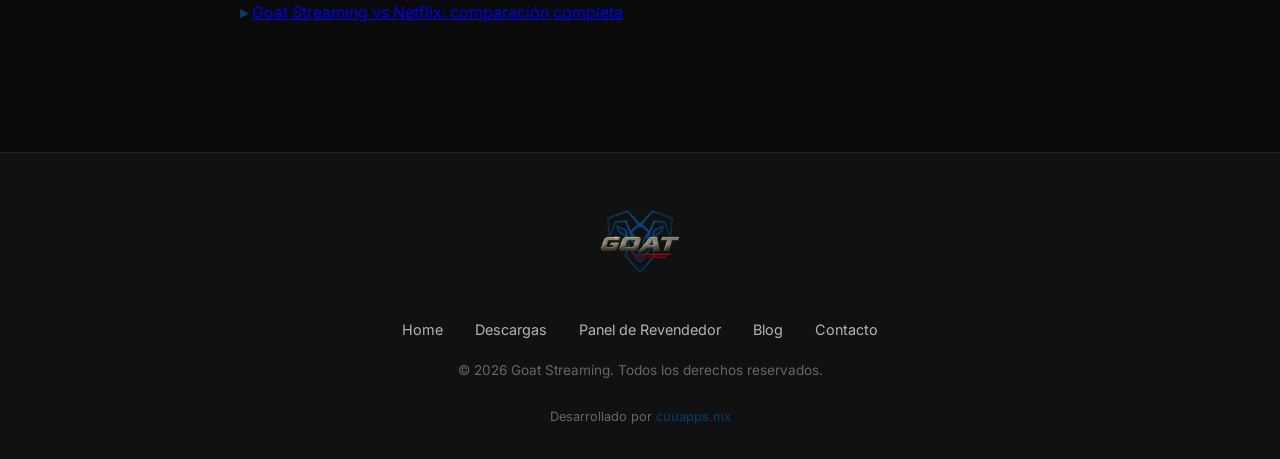
<file: como-ver-canales-mexicanos-desde-cualquier-pais.html>
<!DOCTYPE html>
<html lang="es">
<head>
  <meta charset="UTF-8">
  <meta name="viewport" content="width=device-width, initial-scale=1.0">
  <title>Cómo ver canales mexicanos desde cualquier país (Canal 5, TV Azteca, Las Estrellas) 2026</title>
  <meta name="description" content="[^"]*">
<link rel="alternate" hreflang="es" href="https://www.goatstreaming.tv/como-ver-canales-mexicanos-desde-cualquier-pais.html">
<link rel="alternate" hreflang="x-default" href="https://www.goatstreaming.tv/como-ver-canales-mexicanos-desde-cualquier-pais.html">
  <link rel="preconnect" href="https://fonts.googleapis.com">
  <link rel="preconnect" href="https://fonts.gstatic.com" crossorigin>
  <link href="https://fonts.googleapis.com/css2?family=Inter:wght@400;500;600;700;800;900&display=swap" rel="stylesheet">
  <link rel="stylesheet" href="style.css">
  <link rel="icon" href="logo.png">
  <link rel="canonical" href="https://www.www.goatstreaming.tv/como-ver-canales-mexicanos-desde-cualquier-pais.html">
  <meta property="og:title" content="Cómo ver canales mexicanos desde cualquier país — Guía 2026">
  <meta property="og:description" content="Mira Canal 5, TV Azteca, Las Estrellas y más desde EE.UU., Europa o donde sea. Streaming de TV mexicana sin restricciones.">
  <meta property="og:url" content="https://www.www.goatstreaming.tv/como-ver-canales-mexicanos-desde-cualquier-pais.html">
  <meta property="og:type" content="article">
  <meta property="og:image" content="https://www.goatstreaming.tv/og-image.png">
  <meta name="twitter:card" content="summary_large_image">
  <meta name="twitter:title" content="Ver canales mexicanos desde cualquier país">
  <meta name="twitter:description" content="Guía para ver TV mexicana desde el extranjero. Canal 5, TV Azteca, Las Estrellas.">
  <meta name="twitter:image" content="https://www.goatstreaming.tv/og-image.png">
</head>
<body>

  <nav class="navbar" id="navbar">
  <a href="index.html" class="nav-logo">
    <img src="logo.png" alt="Goat Streaming">
  </a>
  <button class="nav-toggle" onclick="document.querySelector('.nav-links').classList.toggle('open')">☰</button>
  <ul class="nav-links">
    <li><a href="index.html" data-i18="nav_home">Home</a></li>
    <li><a href="descargas.html" data-i18="nav_downloads">Descargas</a></li>
    <li><a href="precios.html" data-i18="nav_pricing">Precios</a></li>
    <li><a href="panel.html" data-i18="nav_panel">Panel de Revendedor</a></li>
    <li><a href="blog.html" data-i18="nav_blog">Blog</a></li>
    <li><a href="contacto.html" data-i18="nav_contact">Contacto</a></li>
  <li><button class="lang-toggle" onclick="toggleLang()" id="langBtn">EN</button></li>
</ul>
</nav>

  <section class="page-hero">
    <h1>Ver Canales Mexicanos Desde Cualquier País</h1>
    <p>Guía 2026 para mexicanos en el extranjero: cómo ver Canal 5, TV Azteca, Las Estrellas y más sin restricciones geográficas.</p>
  </section>

  <section class="section">
    <div class="container">
      <div class="blog-content">

        <p>Más de <strong>12 millones de mexicanos</strong> viven fuera de México. La mayoría en EE.UU., pero también en Canadá, Europa, Asia y Sudamérica. Y casi todos tienen lo mismo en común: extrañan la TV de su país.</p>
        <p>Las telenovelas de las Estrellas, los partidos de Liga MX en Canal 5, los realitys de TV Azteca, las noticias de casa... Todo eso se vuelve imposible de ver cuando estás en el extranjero por las <strong>restricciones geográficas (geo-blocking)</strong>.</p>
        <p>Esta guía te explica cómo ver <strong>canales mexicanos desde cualquier país</strong> en 2026.</p>

        <h2>El problema: geo-blocking</h2>
        <p>La mayoría de las apps y sitios de TV mexicana están diseñados solo para México. Cuando intentas acceder desde EE.UU., España o cualquier otro país, te aparece un mensaje como:</p>
        <p><em>"Este contenido no está disponible en tu región"</em></p>
        <p>Esto afecta a:</p>
        <ul>
          <li>Las Estrellas (Televisa) — streaming limitado a México</li>
          <li>Canal 5 (Televisa) — geo-blockeado</li>
          <li>TV Azteca — restricciones por país</li>
          <li>Canal 11 — solo México</li>
          <li>Azteca Uno — geo-blockeado</li>
          <li>Foro TV — limitado</li>
          <li>TUDN — restricciones regionales</li>
        </ul>

        <h2>La solución: Goat Streaming sin restricciones geográficas</h2>
        <p>Goat Streaming fue diseñado precisamente para resolver este problema. Funciona <strong>en cualquier país del mundo</strong>, incluyendo:</p>
        <ul>
          <li>🇺🇸 Estados Unidos (Los Ángeles, Houston, Chicago, NYC...)</li>
          <li>🇨🇦 Canadá</li>
          <li>🇪🇸 España (Madrid, Barcelona)</li>
          <li>🇩🇪 Alemania, 🇫🇷 Francia, 🇮🇹 Italia</li>
          <li>🇦🇷 Argentina, 🇨🇱 Chile, 🇨🇴 Colombia</li>
          <li>🌐 Cualquier otro país</li>
        </ul>

        <h3>Canales mexicanos disponibles en Goat Streaming</h3>
        <ul>
          <li><strong>Las Estrellas</strong> — Telenovelas, reality shows, programación en vivo</li>
          <li><strong>Canal 5 (Galavisión)</strong> — Series, películas, deportes</li>
          <li><strong>TV Azteca / Azteca Uno</strong> — Noticias, programación general</li>
          <li><strong>Azteca 7</strong> — Deportes, series</li>
          <li><strong>Azteca Noticias</strong> — Noticias 24/7</li>
          <li><strong>Foro TV</strong> — Noticias en vivo</li>
          <li><strong>Canal 11</strong> — Cultura, programación educativa</li>
          <li><strong>TUDN</strong> — Fútbol, deportes</li>
          <li><strong>Las Estrellas International</strong> — Versión para el extranjero</li>
          <li><strong>Telehit</strong> — Música y entretenimiento</li>
        </ul>
        <p>Todo esto accesible desde tu celular, laptop, Fire Stick, Chromecast o Smart TV, sin importar dónde estés.</p>

        <h2>Cómo empezar (3 pasos)</h2>
        <ol>
          <li><strong>Descarga Goat Streaming</strong> desde <a href="descargas.html">nuestra página de descargas</a></li>
          <li><strong>Elige tu plan</strong> — desde $250 MXN/mes (puedes pagar con tarjeta desde cualquier país)</li>
          <li><strong>Inicia sesión</strong> y busca los canales mexicanos en la sección de "Canales en Vivo"</li>
        </ol>
        <p>Todo el proceso toma menos de 5 minutos.</p>

        <h2>Canales disponibles por categoría</h2>
        <table style="width:100%;border-collapse:collapse;margin:1.5rem 0;font-size:0.9rem;">
          <thead>
            <tr style="background:#1a1a2e;color:white;">
              <th style="padding:10px;">Categoría</th>
              <th style="padding:10px;">Canales</th>
            </tr>
          </thead>
          <tbody>
            <tr style="border-bottom:1px solid #eee;">
              <td style="padding:10px;"><strong>Entretenimiento</strong></td>
              <td style="padding:10px;">Las Estrellas, Canal 5, TV Azteca, Azteca 7</td>
            </tr>
            <tr style="border-bottom:1px solid #eee;background:#f9f9f9;">
              <td style="padding:10px;"><strong>Noticias</strong></td>
              <td style="padding:10px;">Foro TV, Azteca Noticias, Milenio, CNN México</td>
            </tr>
            <tr style="border-bottom:1px solid #eee;">
              <td style="padding:10px;"><strong>Deportes</strong></td>
              <td style="padding:10px;">TUDN, Fox Sports MX, ESPN MX, Sky Sports</td>
            </tr>
            <tr style="border-bottom:1px solid #eee;background:#f9f9f9;">
              <td style="padding:10px;"><strong>Niños</strong></td>
              <td style="padding:10px;">Cartoon Network, Nickelodeon, Discovery Kids</td>
            </tr>
            <tr>
              <td style="padding:10px;"><strong>Cine</strong></td>
              <td style="padding:10px;">Cinemax, HBO (según plan), Studio Universal</td>
            </tr>
          </tbody>
        </table>

        <h2>Más allá de México: canales internacionales</h2>
        <p>Además de la TV mexicana, Goat Streaming incluye canales de otros países:</p>
        <ul>
          <li><strong>🇺🇸 EE.UU.:</strong> CNN, Fox, NBC, CBS, ABC</li>
          <li><strong>🇪🇸 España:</strong> TVE, Antena 3, La Sexta, Telecinco</li>
          <li><strong>🇨🇴 Colombia:</strong> Caracol, RCN</li>
          <li><strong>🇦🇷 Argentina:</strong> Telefe, América TV</li>
          <li><strong>🇧🇷 Brasil:</strong> Globo, SBT</li>
          <li>Y más de 100 canales adicionales</li>
        </ul>

        <h2>Casos de uso comunes</h2>

        <h3>"Soy mexicano viviendo en EE.UU. y extraño la TV de casa"</h3>
        <p>Goat Streaming te da acceso a todos los canales mexicanos principales. Puedes ver Las Estrellas en el trabajo, Canal 5 en tu descanso, y TUDN para ver los partidos de tu equipo favorito. Todo desde tu celular o Fire Stick.</p>

        <h3>"Estoy de vacaciones y quiero ver las noticias de México"</h3>
        <p>Con Goat Streaming accedes a Foro TV, Azteca Noticias y Milenio en vivo desde cualquier hotel o Airbnb. Sin VPN, sin complicaciones.</p>

        <h3>"Vivo en Europa y quiero ver Liga MX"</h3>
        <p>La Liga MX se transmite en TUDN y Fox Sports MX. Goat Streaming incluye ambos canales, así que puedes ver los partidos en vivo a las 9-11 PM hora España sin problema.</p>

        <h2>Comparación con otras opciones</h2>
        <table style="width:100%;border-collapse:collapse;margin:1.5rem 0;">
          <thead>
            <tr style="background:#1a1a2e;color:white;">
              <th style="padding:10px;">Método</th>
              <th style="padding:10px;">Precio</th>
              <th style="padding:10px;">Canales MX</th>
              <th style="padding:10px;">Funciona fuera de MX</th>
            </tr>
          </thead>
          <tbody>
            <tr style="border-bottom:1px solid #eee;">
              <td style="padding:10px;">Apps oficiales (TUDN, etc.)</td>
              <td style="padding:10px;">$99-199 c/u</td>
              <td style="padding:10px;">1-2 canales</td>
              <td style="padding:10px;">❌ Geo-blocked</td>
            </tr>
            <tr style="border-bottom:1px solid #eee;background:#f9f9f9;">
              <td style="padding:10px;">VPN + apps mexicanas</td>
              <td style="padding:10px;">$50-100 VPN + apps</td>
              <td style="padding:10px;">Varios</td>
              <td style="padding:10px;">⚠️ Lento, complicado</td>
            </tr>
            <tr style="border-bottom:1px solid #eee;">
              <td style="padding:10px;">Cable mexicano (Sky)</td>
              <td style="padding:10px;">$500+/mes</td>
              <td style="padding:10px;">Todos</td>
              <td style="padding:10px;">❌ Solo México</td>
            </tr>
            <tr>
              <td style="padding:10px;"><strong>Goat Streaming</strong></td>
              <td style="padding:10px;"><strong>$250/mes</strong></td>
              <td style="padding:10px"><strong>Todos</strong></td>
              <td style="padding:10px"><strong>✅ Sin restricciones</strong></td>
            </tr>
          </tbody>
        </table>

        <h2>VPN: ¿necesitas una?</h2>
        <p><strong>No.</strong> Con Goat Streaming no necesitas VPN. El servicio funciona directamente desde cualquier país sin configuraciones adicionales. Esto lo diferencia de las apps oficiales de canales mexicanos que requieren VPN para acceder desde el extranjero (y las VPNs son lentas, inestables y algunas cobran extra).</p>

        <p>Si estás lejos de México pero quieres sentir que nunca te fuiste, Goat Streaming es tu conexión directa con la TV de casa. Canales en vivo, noticias, fútbol, telenovelas — todo ahí, listo para ver.</p>

        <div style="text-align:center;margin:2.5rem 0;padding:2rem;background:linear-gradient(135deg,#1a1a2e,#16213e);border-radius:16px;">
          <h3 style="color:white;margin-bottom:0.5rem;">🇲🇽 Descarga Goat Streaming — Tu TV mexicana donde sea que estés</h3>
          <p style="color:#ccc;margin-bottom:1.5rem;">$250 MXN/mes — Funciona en cualquier país</p>
          <a href="descargas.html" style="display:inline-block;padding:14px 32px;background:#00acc1;color:white;text-decoration:none;border-radius:10px;font-weight:700;font-size:1.1rem;">Descargar Ahora</a>
        </div>

        <p style="margin-top:2rem;"><strong>Artículos relacionados:</strong></p>
        <ul>
          <li><a href="como-ver-futbol-en-vivo-gratis.html">Cómo ver fútbol en vivo gratis</a></li>
          <li><a href="mejores-apps-streaming-gratis-2026.html">Las 7 mejores apps de streaming gratis</a></li>
          <li><a href="goat-streaming-vs-netflix-2026.html">Goat Streaming vs Netflix: comparación completa</a></li>
        </ul>

      </div>
    </div>
  </section>

  <footer class="footer">
    <div class="footer-brand">
      <img src="logo.png" alt="Goat Streaming" class="footer-logo">
    </div>
    <div class="footer-links">
      <a href="index.html">Home</a>
      <a href="descargas.html">Descargas</a>
      <a href="panel.html">Panel de Revendedor</a>
      <a href="blog.html">Blog</a>
      <a href="contacto.html">Contacto</a>
    </div>
    <p>© 2026 Goat Streaming. Todos los derechos reservados.</p>
    <p class="footer-credit">Desarrollado por <a href="https://cuuapps.mx" target="_blank" rel="noopener">cuuapps.mx</a></p>
  </footer>

  <a href="https://wa.me/526441076718" class="whatsapp-float" aria-label="WhatsApp">
    <svg viewBox="0 0 24 24"><path d="M17.472 14.382c-.297-.149-1.758-.867-2.03-.967-.273-.099-.471-.148-.67.15-.197.297-.767.966-.94 1.164-.173.199-.347.223-.644.075-.297-.15-1.255-.463-2.39-1.475-.883-.788-1.48-1.761-1.653-2.059-.173-.297-.018-.458.13-.606.134-.133.298-.347.446-.52.149-.174.198-.298.298-.497.099-.198.05-.371-.025-.52-.075-.149-.669-1.612-.916-2.207-.242-.579-.487-.5-.669-.51-.173-.008-.371-.01-.57-.01-.198 0-.52.074-.792.372-.272.297-1.04 1.016-1.04 2.479 0 1.462 1.065 2.875 1.213 3.074.149.198 2.096 3.2 5.077 4.487.709.306 1.262.489 1.694.625.712.227 1.36.195 1.871.118.571-.085 1.758-.719 2.006-1.413.248-.694.248-1.289.173-1.413-.074-.124-.272-.198-.57-.347m-5.421 7.403h-.004a9.87 9.87 0 01-5.031-1.378l-.361-.214-3.741.982.998-3.648-.235-.374a9.86 9.86 0 01-1.51-5.26c.001-5.45 4.436-9.884 9.888-9.884 2.64 0 5.122 1.03 6.988 2.898a9.825 9.825 0 012.893 6.994c-.003 5.45-4.437 9.884-9.885 9.884m8.413-18.297A11.815 11.815 0 0012.05 0C5.495 0 .16 5.335.157 11.892c0 2.096.547 4.142 1.588 5.945L.057 24l6.305-1.654a11.882 11.882 0 005.683 1.448h.005c6.554 0 11.89-5.335 11.893-11.893a11.821 11.821 0 00-3.48-8.413z"/></svg>
  </a>

  <script>
    window.addEventListener('scroll', () => {
      document.getElementById('navbar').classList.toggle('scrolled', window.scrollY > 50);
    });
    document.getElementById('navToggle').addEventListener('click', () => {
      document.getElementById('navLinks').classList.toggle('open');
    });
    const observer = new IntersectionObserver((entries) => {
      entries.forEach((entry, i) => {
        if (entry.isIntersecting) {
          setTimeout(() => entry.target.classList.add('visible'), i * 100);
          observer.unobserve(entry);
        }
      });
    }, { threshold: 0.1 });
    document.querySelectorAll('.animate-on-scroll').forEach(el => observer.observe(el));
  </script>


  
  
    <script>
// Universal translation engine for Goat Streaming pages
var translations = {
  es: {
    nav_home: "Home", nav_downloads: "Descargas", nav_pricing: "Precios",
    nav_panel: "Panel de Revendedor", nav_blog: "Blog", nav_contact: "Contacto",
  },
  en: {
    nav_home: "Home", nav_downloads: "Downloads", nav_pricing: "Pricing",
    nav_panel: "Reseller Panel", nav_blog: "Blog", nav_contact: "Contact",
  }
};

var _txt = {}; // stores original Spanish text
var _lang = localStorage.getItem('goat-lang') || 'es';

// Spanish->English lookup
var SP_TO_EN = {
  'Descargas': 'Downloads',
  'Precios': 'Pricing',
  'Panel de Revendedor': 'Reseller Panel',
  'Contacto': 'Contact',
  'Blog': 'Blog',
  'Todos los derechos reservados': 'All rights reserved.',
  'Desarrollado por': 'Developed by',
  '© 2026 Goat Streaming. Todos los derechos reservados.': '© 2026 Goat Streaming. All rights reserved.',
};

// English->Spanish lookup
var EN_TO_SP = {v: k for k, v in SP_TO_EN.items()};
EN_TO_SP['All rights reserved.'] = 'Todos los derechos reservados.';

// Quick tag translators
var TAG_TRANS = {
  'en': {
    'h1': {},
    'h2': {},
    'h3': {},
    'p': {},
    'li': {},
    'td': {},
    'th': {},
  },
  'es': {
    'h1': {},
    'h2': {},
    'h3': {},
    'p': {},
    'li': {},
    'td': {},
    'th': {},
  }
};

// Common page-specific translations
var PAGE_TRANS = {
  'es': {
    // ---- DESCARGAS ----
    'Goat Streaming - Descargar en Fire TV Stick': 'Goat Streaming - Download on Fire TV Stick',
    'Guía completa para instalar Goat Streaming en tu Fire TV Stick con códigos de descarga.': 'Complete guide to install Goat Streaming on your Fire TV Stick with download codes.',
    '¿Es seguro descargar Goat Streaming?': 'Is it safe to download Goat Streaming?',
    '¿Qué hago si Downloader no encuentra el código?': 'What if Downloader cannot find the code?',
    '¿Puedo instalar Goat Streaming en mi teléfono Android?': 'Can I install Goat Streaming on my Android phone?',
    '¿Cuánto tiempo tarda la activación?': 'How long does activation take?',
    'Sí, Goat Streaming es completamente seguro. Descárgalo únicamente usando el código oficial proporcionado (1911324) a través de la app Downloader en tu Fire TV Stick.': 'Yes, Goat Streaming is completely safe. Download it only using the official code (1911324) through the Downloader app on your Fire TV Stick.',
    'Si el código no funciona, contáctanos por WhatsApp y te proporcionaremos un enlace directo alternativo.': 'If the code does not work, contact us via WhatsApp and we will provide an alternative direct link.',
    'Sí, Goat Streaming es compatible con cualquier dispositivo Android. Contáctanos por WhatsApp para recibir el enlace de descarga directa para Android.': 'Yes, Goat Streaming is compatible with any Android device. Contact us via WhatsApp to receive the direct download link for Android.',
    'La activación se realiza en minutos durante nuestro horario de atención (Lunes a Sábado de 8 am a 10 pm y Domingos de 9 am a 6 pm, hora centro de México).': 'Activation is done in minutes during our business hours (Monday to Saturday 8am to 10pm and Sundays 9am to 6pm, Mexico City time).',
    '¿Listo para empezar?': 'Ready to get started?',
    'Contacta con nosotros y te ayudamos con la instalación.': 'Contact us and we will help you with the installation.',
    'Contactar Soporte': 'Contact Support',
    // ---- CONTACTO ----
    'Contacto y Soporte Goat Streaming': 'Goat Streaming Contact & Support',
    'Asistencia personalizada para activación, dudas y soporte técnico. Estamos aquí para ayudarte.': 'Personalized assistance for activation, questions and technical support. We are here to help you.',
    'La forma más rápida de contactarnos. Te respondemos en minutos durante nuestro horario de atención.': 'The fastest way to reach us. We respond in minutes during our business hours.',
    'Escribir por WhatsApp': 'Write via WhatsApp',
    'Soporte Técnico': 'Technical Support',
    '¿Problemas con la instalación o activación? Nuestro equipo te guía paso a paso para que disfrutes de Goat Streaming sin complicaciones.': 'Problems with installation or activation? Our team guides you step by step so you can enjoy Goat Streaming without complications.',
    '✓ Ayuda con instalación': '✓ Installation help',
    '✓ Activación de cuentas': '✓ Account activation',
    '✓ Resolución de errores': '✓ Error resolution',
    '✓ Configuración de dispositivos': '✓ Device configuration',
    '🕐 Horario de Atención': '🕐 Business Hours',
    'Lunes a Sábado: 8:00 am a 10:00 pm': 'Monday to Saturday: 8:00 am to 10:00 pm',
    'Domingos: 9:00 am a 6:00 pm': 'Sundays: 9:00 am to 6:00 pm',
    'Hora centro de México (CST)': 'Mexico City time (CST)',
    'Guía Rápida': 'Quick Guide',
    '¿Qué información enviar?': 'What information to send?',
    'Para una atención más rápida, incluye esta información al contactarnos:': 'For faster service, include this information when contacting us:',
    'Para Activación': 'For Activation',
    'Envía tu nombre + foto del código de activación que aparece en pantalla con el texto "GoatPrueba".': 'Send your name + photo of the activation code shown on screen with the text "GoatPrueba".',
    'Para Suscripción': 'For Subscription',
    'Indica el plan elegido (1, 3, 6 o 12 meses) y tu método de pago preferido. Te enviaremos los datos.': 'Indicate the chosen plan (1, 3, 6 or 12 months) and your preferred payment method. We will send you the details.',
    'Para Soporte': 'For Support',
    'Describe el problema con detalle. Indica qué dispositivo usas y si es posible envía capturas de pantalla.': 'Describe the problem in detail. Indicate which device you use and send screenshots if possible.',
    '¿Primera vez en Goat Streaming?': 'First time at Goat Streaming?',
    'Descarga la app y solicita tu prueba gratuita de 24 horas.': 'Download the app and request your free 24-hour trial.',
    'Ver Guía de Descarga': 'See Download Guide',
    'Ver Planes': 'See Plans',
    // ---- BLOG ----
    'Ver TV Online con Goat Streaming': 'Watch TV Online with Goat Streaming',
    'Todo lo que necesitas saber sobre streaming, TV online y cómo Goat Streaming transforma tu experiencia de entretenimiento.': 'Everything you need to know about streaming, online TV and how Goat Streaming transforms your entertainment experience.',
    'Artículos del Blog': 'Blog Articles',
    '¿Por qué elegir ver TV online?': 'Why choose watching TV online?',
    'La televisión ha evolucionado. Ya no necesitas estar pegado a un horario fijo o pagar por paquetes de cable con canales que no ves.': 'Television has evolved. You no longer need to be glued to a fixed schedule or pay for cable packages with channels you never watch.',
    'Ver TV online te da la libertad de elegir qué, cuándo y dónde ver.': 'Watching TV online gives you the freedom to choose what, when and where to watch.',
    'Con plataformas como Goat Streaming, accedes a contenido en vivo y bajo demanda con la calidad que mereces: HD y 4K.': 'With platforms like Goat Streaming, you access live and on-demand content with the quality you deserve: HD and 4K.',
    'Ventajas de ver TV online con Goat Streaming': 'Advantages of watching TV online with Goat Streaming',
    'Libertad total: Mira lo que quieras, cuando quieras, sin horarios fijos.': 'Total freedom: Watch what you want, when you want, no fixed schedules.',
    'Calidad superior: Disfruta de tus películas y series favoritas en HD y 4K.': 'Superior quality: Enjoy your favorite movies and series in HD and 4K.',
    'Portabilidad: Lleva tu entretenimiento a donde vayas, compatible con múltiples dispositivos.': 'Portability: Take your entertainment with you, compatible with multiple devices.',
    'Ahorro significativo: Planes accesibles sin contratos forzosos ni sorpresas.': 'Significant savings: Affordable plans without forced contracts or surprises.',
    'Contenido para todos: Desde películas de estreno hasta contenido infantil en KidsZone.': 'Content for everyone: From blockbuster movies to children content in KidsZone.',
    '¿Cómo funciona Goat Streaming?': 'How does Goat Streaming work?',
    'Goat Streaming es una aplicación de streaming que combina lo mejor de la televisión en vivo con el catálogo on-demand.': 'Goat Streaming is a streaming application that combines the best of live TV with the on-demand catalog.',
    'Una vez instalada en tu dispositivo compatible, accedes a:': 'Once installed on your compatible device, you access:',
    'Thousands of movies and series in HD and 4K': 'Miles de películas y series en HD y 4K',
    'Pasos para empezar con Goat Streaming': 'Steps to get started with Goat Streaming',
    'Comenzar con Goat Streaming es sencillo y toma solo unos minutos:': 'Getting started with Goat Streaming is easy and takes just a few minutes:',
    'Descarga la app': 'Download the app',
    'Solicita tu activación': 'Request your activation',
    'Prueba gratis por 24 horas': 'Free 24-hour trial',
    'Elige tu plan': 'Choose your plan',
    '¿Listo para probar Goat Streaming?': 'Ready to try Goat Streaming?',
    'Descarga ahora y disfruta de 24 horas de cortesía gratis.': 'Download now and enjoy 24 hours of free courtesy.',
    'Descargar Ahora': 'Download Now',
    'Contactar Soporte': 'Contact Support',
    // ---- PANEL ----
    'Genera Ingresos': 'Earn Income',
    'Panel GoatStreaming': 'GoatStreaming Panel',
    'El Panel de Revendedor es una herramienta exclusiva para personas interesadas en generar ingresos como distribuidores.': 'The Reseller Panel is an exclusive tool for people interested in earning income as distributors.',
    'Planes y Precios del Panel de Revendedor': 'Reseller Panel Plans and Pricing',
    '💰 Planes y Precios': '💰 Plans and Pricing',
    '📋 Lista para Revendedores': '📋 List for Resellers',
    '⚠️ Para proteger la red de revendedores, no está permitido vender por debajo de este precio.': '⚠️ To protect the reseller network, selling below this price is not allowed.',
    'Precio Mínimo de Reventa': 'Minimum Resale Price',
    '⚙️ ¿Cómo Funciona?': '⚙️ How It Works?',
    '¿Cómo Funciona el Panel de Revendedor?': 'How Does the Reseller Panel Work?',
    '🔧 Funciones Principales': '🔧 Main Functions',
    'Funciones Principales del Panel de Revendedor': 'Main Reseller Panel Functions',
    'Activar Nuevos Clientes': 'Activate New Clients',
    'Renovar Cuentas Vencidas': 'Renew Expired Accounts',
    'Gestionar Fechas de Corte': 'Manage Cutoff Dates',
    'Crear Demos': 'Create Demos',
    'Acceso 24/7': '24/7 Access',
    '✅ Ventajas': '✅ Advantages',
    'Ventajas de Usar el Panel de Revendedor': 'Advantages of Using the Reseller Panel',
    '🚀 Comienza Ahora': '🚀 Get Started Now',
    '¿Listo para generar ingresos?': 'Ready to generate income?',
    'Contáctanos por WhatsApp y comienza a distribuir GoatStreaming hoy mismo.': 'Contact us via WhatsApp and start distributing GoatStreaming today.',
    '💬 Contactar por WhatsApp': '💬 Contact via WhatsApp',
    // ---- PROPUESTA ----
    'Propuesta de Marketing': 'Marketing Proposal',
    'Dr. Emmanuel Vélez — Ginecología y Obstetricia': 'Dr. Emmanuel Vélez — Gynecology and Obstetrics',
    '1. Página Web Profesional': '1. Professional Website',
    '2. Publicidad — Directorio Médico': '2. Advertising — Medical Directory',
    '3. Publicidad — Revista Chihuahua es tuyo': '3. Advertising — Chihuahua es tuyo Magazine',
    '💰 Inversión Total': '💰 Total Investment',
    '📅 Timeline Estimado': '📅 Estimated Timeline',
    '¿Por qué una página web profesional?': 'Why a professional website?',
    'Siguiente Paso': 'Next Step',
    // ---- INSTALL ----
    'Instalar Goat Streaming en Fire Stick': 'Install Goat Streaming on Fire Stick',
    'Guía paso a paso para tener Goat Streaming funcionando en tu Amazon Fire TV en menos de 5 minutos.': 'Step-by-step guide to get Goat Streaming running on your Amazon Fire TV in under 5 minutes.',
    // ---- CANALES ----
    'Ver Canales Mexicanos Desde Cualquier País': 'Watch Mexican Channels from Any Country',
    'Guía 2026 para mexicanos en el extranjero: cómo ver Canal 5, TV Azteca, Las Estrellas y más sin restricciones geográficas.': '2026 guide for Mexicans abroad: how to watch Canal 5, TV Azteca, Las Estrellas and more without geographic restrictions.',
    // ---- FUTBOL ----
    'Ver Fútbol en Vivo Gratis': 'Watch Live Soccer for Free',
    'Guía 2026 para ver Liga MX, Champions, La Liga y más desde tu celular, tablet o TV sin pagar cable.': '2026 guide to watch Liga MX, Champions, La Liga and more from your phone, tablet or TV without paying for cable.',
    // ---- SERIES ----
    'Goat Streaming: Series y Películas Actuales': 'Goat Streaming: Current Series & Movies',
    'Todo el contenido que quieres ver, cuando quieres verlo, en HD y 4K.': 'All the content you want to watch, when you want to watch it, in HD and 4K.',
    // ---- VS NETFLIX ----
    'Goat Streaming vs Netflix': 'Goat Streaming vs Netflix',
    'Comparación honesta y completa para que decidas cuál es mejor para ver TV en 2026.': 'Honest and complete comparison to help you decide which is better for watching TV in 2026.',
    // ---- MEJORES APPS ----
    'Las 7 Mejores Apps de Streaming Gratis en 2026': 'The 7 Best Free Streaming Apps in 2026',
    'Comparamos calidad, contenido, precios y experiencia de usuario para que elijas la mejor opción.': 'We compare quality, content, prices and user experience so you choose the best option.',
  },
  'en': {
    // English texts (for reverse translation)
  }
};

// Build EN_TO_SP from PAGE_TRANS.es
for (var k in PAGE_TRANS.es) {
  EN_TO_SP[PAGE_TRANS.es[k]] = k;
}

function toggleLang() {
  var btn = document.getElementById('langBtn');
  if (!btn) return;
  _lang = _lang === 'es' ? 'en' : 'es';
  localStorage.setItem('goat-lang', _lang);
  btn.textContent = _lang === 'es' ? 'EN' : 'ES';
  applyTranslations(_lang);
}

function applyTranslations(lang) {
  // 1. Navbar data-i18
  document.querySelectorAll('[data-i18]').forEach(function(el) {
    var k = el.getAttribute('data-i18');
    var t = translations[lang];
    if (t && t[k]) el.textContent = t[k];
  });

  // 2. Translate by text matching
  var map = lang === 'en' ? PAGE_TRANS.es : EN_TO_SP;
  var allEls = document.querySelectorAll('h1,h2,h3,h4,p,li,td,th,span,button');
  allEls.forEach(function(el) {
    var txt = el.textContent.trim();
    if (!txt) return;
    if (map[txt] !== undefined) {
      _txt[txt] = _txt[txt] || txt;
      el.textContent = map[txt];
    }
  });

  // 3. Footer links
  if (lang === 'en') {
    document.querySelectorAll('footer a').forEach(function(a) {
      var t = a.textContent.trim();
      if (SP_TO_EN[t]) {
        _txt[a.href + '_fa'] = _txt[a.href + '_fa'] || t;
        a.textContent = SP_TO_EN[t];
      }
    });
    var cp = document.querySelector('footer p');
    if (cp && cp.textContent.indexOf('Todos') >= 0) {
      _txt['_copy'] = cp.textContent;
      cp.textContent = '© 2026 Goat Streaming. All rights reserved.';
    }
    var fc = document.querySelector('.footer-credit');
    if (fc && fc.textContent.indexOf('Desarrollado') >= 0) {
      _txt['_credit'] = fc.textContent;
      fc.innerHTML = 'Developed by <a href="https://cuuapps.mx" target="_blank" rel="noopener">cuuapps.mx</a>';
    }
  } else {
    document.querySelectorAll('footer a').forEach(function(a) {
      var key = a.href + '_fa';
      if (_txt[key]) a.textContent = _txt[key];
    });
    var cp = document.querySelector('footer p');
    if (cp && _txt['_copy']) cp.textContent = _txt['_copy'];
    var fc = document.querySelector('.footer-credit');
    if (fc && _txt['_credit']) fc.innerHTML = _txt['_credit'];
  }
}

// Init
var btn = document.getElementById('langBtn');
if (btn) btn.textContent = _lang === 'es' ? 'EN' : 'ES';
applyTranslations(_lang);
</script>

</body>
</html>
</file>
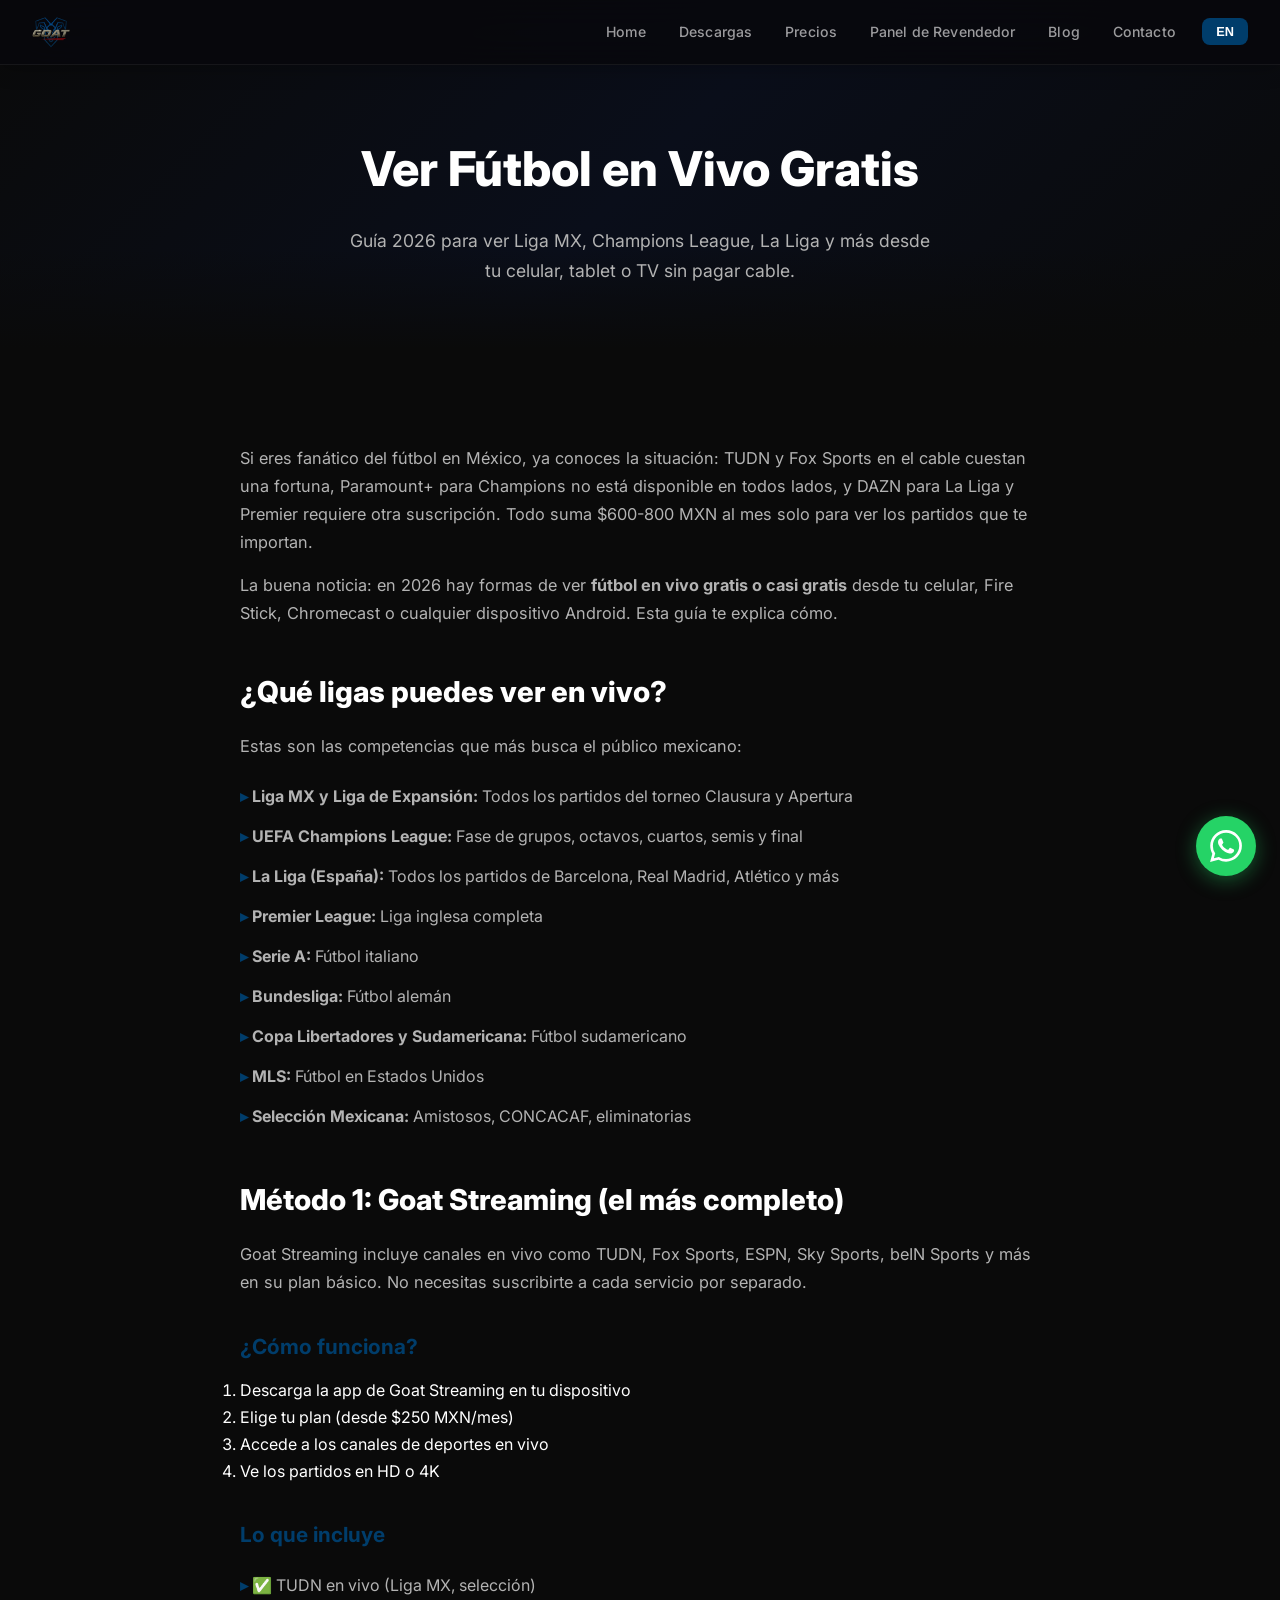
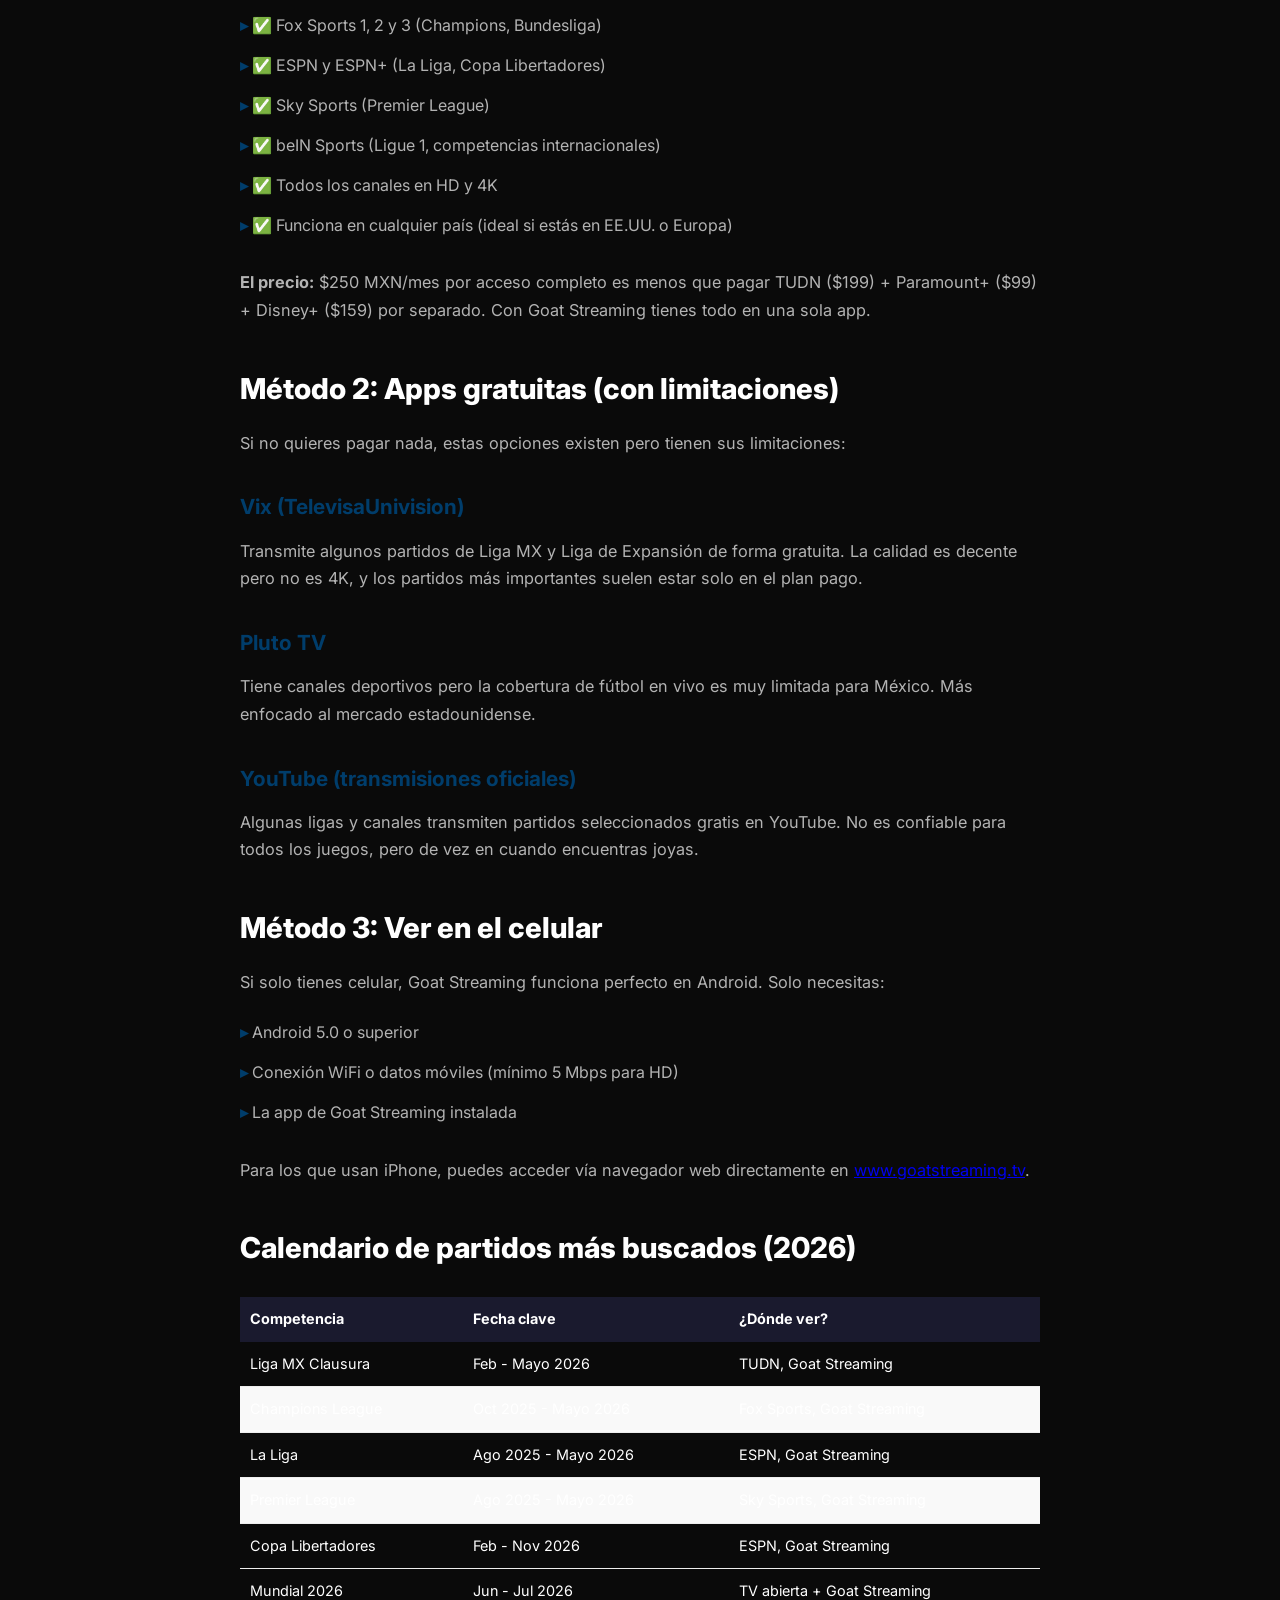
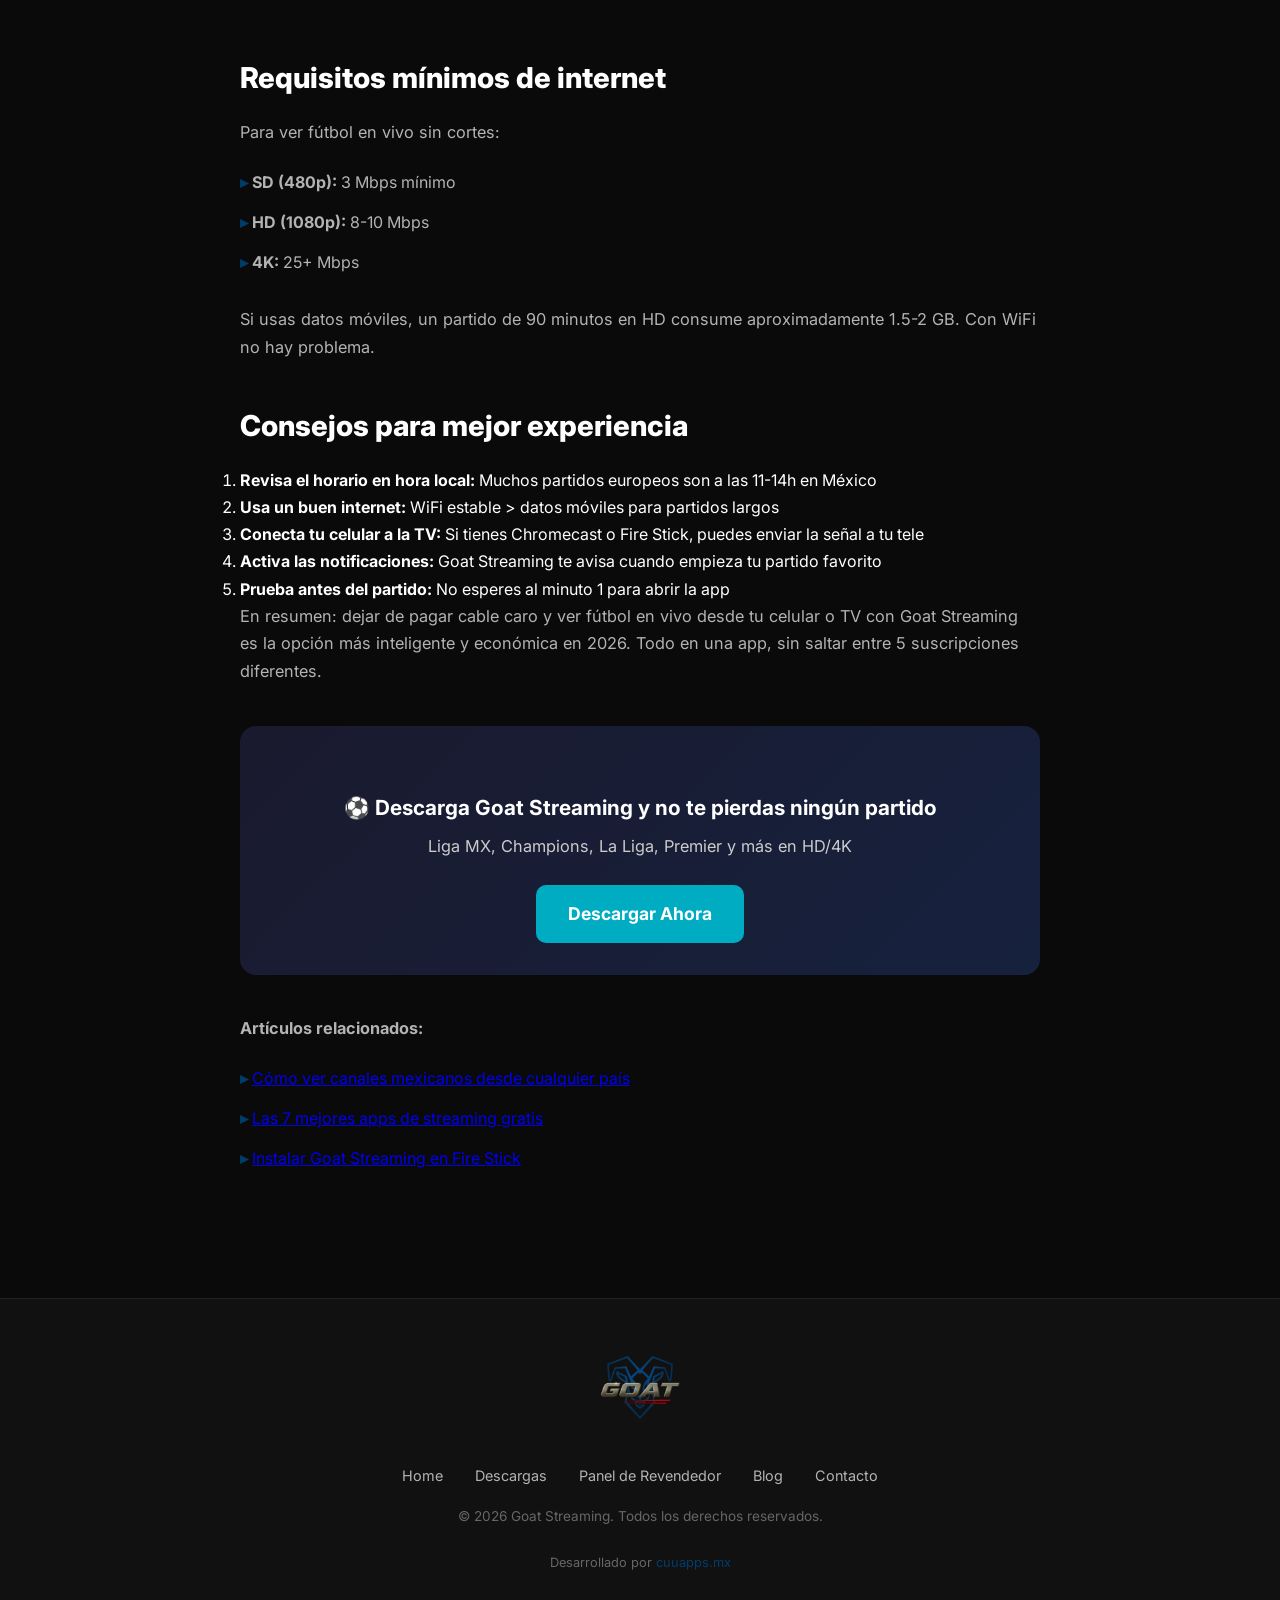
<file: como-ver-futbol-en-vivo-gratis.html>
<!DOCTYPE html>
<html lang="es">
<head>
  <meta charset="UTF-8">
  <meta name="viewport" content="width=device-width, initial-scale=1.0">
  <title>Cómo ver fútbol en vivo gratis desde tu celular o TV (Liga MX, Champions, La Liga) 2026</title>
  <meta name="description" content="[^"]*">
<link rel="alternate" hreflang="es" href="https://www.goatstreaming.tv/como-ver-futbol-en-vivo-gratis.html">
<link rel="alternate" hreflang="x-default" href="https://www.goatstreaming.tv/como-ver-futbol-en-vivo-gratis.html">
  <link rel="preconnect" href="https://fonts.googleapis.com">
  <link rel="preconnect" href="https://fonts.gstatic.com" crossorigin>
  <link href="https://fonts.googleapis.com/css2?family=Inter:wght@400;500;600;700;800;900&display=swap" rel="stylesheet">
  <link rel="stylesheet" href="style.css">
  <link rel="icon" href="logo.png">
  <link rel="canonical" href="https://www.www.goatstreaming.tv/como-ver-futbol-en-vivo-gratis.html">
  <meta property="og:title" content="Cómo ver fútbol en vivo gratis — Liga MX, Champions, La Liga">
  <meta property="og:description" content="Mira fútbol en vivo gratis desde cualquier dispositivo. Liga MX, Champions League, La Liga, Premier League. Streaming HD y 4K.">
  <meta property="og:url" content="https://www.www.goatstreaming.tv/como-ver-futbol-en-vivo-gratis.html">
  <meta property="og:type" content="article">
  <meta property="og:image" content="https://www.goatstreaming.tv/og-image.png">
  <meta name="twitter:card" content="summary_large_image">
  <meta name="twitter:title" content="Cómo ver fútbol en vivo gratis">
  <meta name="twitter:description" content="Guía para ver Liga MX, Champions y más en vivo desde tu celular o TV.">
  <meta name="twitter:image" content="https://www.goatstreaming.tv/og-image.png">
</head>
<body>

  <nav class="navbar" id="navbar">
  <a href="index.html" class="nav-logo">
    <img src="logo.png" alt="Goat Streaming">
  </a>
  <button class="nav-toggle" onclick="document.querySelector('.nav-links').classList.toggle('open')">☰</button>
  <ul class="nav-links">
    <li><a href="index.html" data-i18="nav_home">Home</a></li>
    <li><a href="descargas.html" data-i18="nav_downloads">Descargas</a></li>
    <li><a href="precios.html" data-i18="nav_pricing">Precios</a></li>
    <li><a href="panel.html" data-i18="nav_panel">Panel de Revendedor</a></li>
    <li><a href="blog.html" data-i18="nav_blog">Blog</a></li>
    <li><a href="contacto.html" data-i18="nav_contact">Contacto</a></li>
  <li><button class="lang-toggle" onclick="toggleLang()" id="langBtn">EN</button></li>
</ul>
</nav>

  <section class="page-hero">
    <h1>Ver Fútbol en Vivo Gratis</h1>
    <p>Guía 2026 para ver Liga MX, Champions League, La Liga y más desde tu celular, tablet o TV sin pagar cable.</p>
  </section>

  <section class="section">
    <div class="container">
      <div class="blog-content">

        <p>Si eres fanático del fútbol en México, ya conoces la situación: TUDN y Fox Sports en el cable cuestan una fortuna, Paramount+ para Champions no está disponible en todos lados, y DAZN para La Liga y Premier requiere otra suscripción. Todo suma $600-800 MXN al mes solo para ver los partidos que te importan.</p>
        <p>La buena noticia: en 2026 hay formas de ver <strong>fútbol en vivo gratis o casi gratis</strong> desde tu celular, Fire Stick, Chromecast o cualquier dispositivo Android. Esta guía te explica cómo.</p>

        <h2>¿Qué ligas puedes ver en vivo?</h2>
        <p>Estas son las competencias que más busca el público mexicano:</p>
        <ul>
          <li><strong>Liga MX y Liga de Expansión:</strong> Todos los partidos del torneo Clausura y Apertura</li>
          <li><strong>UEFA Champions League:</strong> Fase de grupos, octavos, cuartos, semis y final</li>
          <li><strong>La Liga (España):</strong> Todos los partidos de Barcelona, Real Madrid, Atlético y más</li>
          <li><strong>Premier League:</strong> Liga inglesa completa</li>
          <li><strong>Serie A:</strong> Fútbol italiano</li>
          <li><strong>Bundesliga:</strong> Fútbol alemán</li>
          <li><strong>Copa Libertadores y Sudamericana:</strong> Fútbol sudamericano</li>
          <li><strong>MLS:</strong> Fútbol en Estados Unidos</li>
          <li><strong>Selección Mexicana:</strong> Amistosos, CONCACAF, eliminatorias</li>
        </ul>

        <h2>Método 1: Goat Streaming (el más completo)</h2>
        <p>Goat Streaming incluye canales en vivo como TUDN, Fox Sports, ESPN, Sky Sports, beIN Sports y más en su plan básico. No necesitas suscribirte a cada servicio por separado.</p>
        <h3>¿Cómo funciona?</h3>
        <ol>
          <li>Descarga la app de Goat Streaming en tu dispositivo</li>
          <li>Elige tu plan (desde $250 MXN/mes)</li>
          <li>Accede a los canales de deportes en vivo</li>
          <li>Ve los partidos en HD o 4K</li>
        </ol>
        <h3>Lo que incluye</h3>
        <ul>
          <li>✅ TUDN en vivo (Liga MX, selección)</li>
          <li>✅ Fox Sports 1, 2 y 3 (Champions, Bundesliga)</li>
          <li>✅ ESPN y ESPN+ (La Liga, Copa Libertadores)</li>
          <li>✅ Sky Sports (Premier League)</li>
          <li>✅ beIN Sports (Ligue 1, competencias internacionales)</li>
          <li>✅ Todos los canales en HD y 4K</li>
          <li>✅ Funciona en cualquier país (ideal si estás en EE.UU. o Europa)</li>
        </ul>
        <p><strong>El precio:</strong> $250 MXN/mes por acceso completo es menos que pagar TUDN ($199) + Paramount+ ($99) + Disney+ ($159) por separado. Con Goat Streaming tienes todo en una sola app.</p>

        <h2>Método 2: Apps gratuitas (con limitaciones)</h2>
        <p>Si no quieres pagar nada, estas opciones existen pero tienen sus limitaciones:</p>

        <h3>Vix (TelevisaUnivision)</h3>
        <p>Transmite algunos partidos de Liga MX y Liga de Expansión de forma gratuita. La calidad es decente pero no es 4K, y los partidos más importantes suelen estar solo en el plan pago.</p>

        <h3>Pluto TV</h3>
        <p>Tiene canales deportivos pero la cobertura de fútbol en vivo es muy limitada para México. Más enfocado al mercado estadounidense.</p>

        <h3>YouTube (transmisiones oficiales)</h3>
        <p>Algunas ligas y canales transmiten partidos seleccionados gratis en YouTube. No es confiable para todos los juegos, pero de vez en cuando encuentras joyas.</p>

        <h2>Método 3: Ver en el celular</h2>
        <p>Si solo tienes celular, Goat Streaming funciona perfecto en Android. Solo necesitas:</p>
        <ul>
          <li>Android 5.0 o superior</li>
          <li>Conexión WiFi o datos móviles (mínimo 5 Mbps para HD)</li>
          <li>La app de Goat Streaming instalada</li>
        </ul>
        <p>Para los que usan iPhone, puedes acceder vía navegador web directamente en <a href="https://www.www.goatstreaming.tv">www.goatstreaming.tv</a>.</p>

        <h2>Calendario de partidos más buscados (2026)</h2>
        <table style="width:100%;border-collapse:collapse;margin:1.5rem 0;font-size:0.9rem;">
          <thead>
            <tr style="background:#1a1a2e;color:white;">
              <th style="padding:10px;text-align:left;">Competencia</th>
              <th style="padding:10px;text-align:left;">Fecha clave</th>
              <th style="padding:10px;text-align:left;">¿Dónde ver?</th>
            </tr>
          </thead>
          <tbody>
            <tr style="border-bottom:1px solid #eee;">
              <td style="padding:10px;">Liga MX Clausura</td>
              <td style="padding:10px;">Feb - Mayo 2026</td>
              <td style="padding:10px;">TUDN, Goat Streaming</td>
            </tr>
            <tr style="border-bottom:1px solid #eee;background:#f9f9f9;">
              <td style="padding:10px;">Champions League</td>
              <td style="padding:10px;">Oct 2025 - Mayo 2026</td>
              <td style="padding:10px;">Fox Sports, Goat Streaming</td>
            </tr>
            <tr style="border-bottom:1px solid #eee;">
              <td style="padding:10px;">La Liga</td>
              <td style="padding:10px;">Ago 2025 - Mayo 2026</td>
              <td style="padding:10px;">ESPN, Goat Streaming</td>
            </tr>
            <tr style="border-bottom:1px solid #eee;background:#f9f9f9;">
              <td style="padding:10px;">Premier League</td>
              <td style="padding:10px;">Ago 2025 - Mayo 2026</td>
              <td style="padding:10px;">Sky Sports, Goat Streaming</td>
            </tr>
            <tr style="border-bottom:1px solid #eee;">
              <td style="padding:10px;">Copa Libertadores</td>
              <td style="padding:10px;">Feb - Nov 2026</td>
              <td style="padding:10px;">ESPN, Goat Streaming</td>
            </tr>
            <tr>
              <td style="padding:10px;">Mundial 2026</td>
              <td style="padding:10px;">Jun - Jul 2026</td>
              <td style="padding:10px;">TV abierta + Goat Streaming</td>
            </tr>
          </tbody>
        </table>

        <h2>Requisitos mínimos de internet</h2>
        <p>Para ver fútbol en vivo sin cortes:</p>
        <ul>
          <li><strong>SD (480p):</strong> 3 Mbps mínimo</li>
          <li><strong>HD (1080p):</strong> 8-10 Mbps</li>
          <li><strong>4K:</strong> 25+ Mbps</li>
        </ul>
        <p>Si usas datos móviles, un partido de 90 minutos en HD consume aproximadamente 1.5-2 GB. Con WiFi no hay problema.</p>

        <h2>Consejos para mejor experiencia</h2>
        <ol>
          <li><strong>Revisa el horario en hora local:</strong> Muchos partidos europeos son a las 11-14h en México</li>
          <li><strong>Usa un buen internet:</strong> WiFi estable > datos móviles para partidos largos</li>
          <li><strong>Conecta tu celular a la TV:</strong> Si tienes Chromecast o Fire Stick, puedes enviar la señal a tu tele</li>
          <li><strong>Activa las notificaciones:</strong> Goat Streaming te avisa cuando empieza tu partido favorito</li>
          <li><strong>Prueba antes del partido:</strong> No esperes al minuto 1 para abrir la app</li>
        </ol>

        <p>En resumen: dejar de pagar cable caro y ver fútbol en vivo desde tu celular o TV con Goat Streaming es la opción más inteligente y económica en 2026. Todo en una app, sin saltar entre 5 suscripciones diferentes.</p>

        <div style="text-align:center;margin:2.5rem 0;padding:2rem;background:linear-gradient(135deg,#1a1a2e,#16213e);border-radius:16px;">
          <h3 style="color:white;margin-bottom:0.5rem;">⚽ Descarga Goat Streaming y no te pierdas ningún partido</h3>
          <p style="color:#ccc;margin-bottom:1.5rem;">Liga MX, Champions, La Liga, Premier y más en HD/4K</p>
          <a href="descargas.html" style="display:inline-block;padding:14px 32px;background:#00acc1;color:white;text-decoration:none;border-radius:10px;font-weight:700;font-size:1.1rem;">Descargar Ahora</a>
        </div>

        <p style="margin-top:2rem;"><strong>Artículos relacionados:</strong></p>
        <ul>
          <li><a href="como-ver-canales-mexicanos-desde-cualquier-pais.html">Cómo ver canales mexicanos desde cualquier país</a></li>
          <li><a href="mejores-apps-streaming-gratis-2026.html">Las 7 mejores apps de streaming gratis</a></li>
          <li><a href="como-instalar-goat-streaming-fire-stick.html">Instalar Goat Streaming en Fire Stick</a></li>
        </ul>

      </div>
    </div>
  </section>

  <footer class="footer">
    <div class="footer-brand">
      <img src="logo.png" alt="Goat Streaming" class="footer-logo">
    </div>
    <div class="footer-links">
      <a href="index.html">Home</a>
      <a href="descargas.html">Descargas</a>
      <a href="panel.html">Panel de Revendedor</a>
      <a href="blog.html">Blog</a>
      <a href="contacto.html">Contacto</a>
    </div>
    <p>© 2026 Goat Streaming. Todos los derechos reservados.</p>
    <p class="footer-credit">Desarrollado por <a href="https://cuuapps.mx" target="_blank" rel="noopener">cuuapps.mx</a></p>
  </footer>

  <a href="https://wa.me/526441076718" class="whatsapp-float" aria-label="WhatsApp">
    <svg viewBox="0 0 24 24"><path d="M17.472 14.382c-.297-.149-1.758-.867-2.03-.967-.273-.099-.471-.148-.67.15-.197.297-.767.966-.94 1.164-.173.199-.347.223-.644.075-.297-.15-1.255-.463-2.39-1.475-.883-.788-1.48-1.761-1.653-2.059-.173-.297-.018-.458.13-.606.134-.133.298-.347.446-.52.149-.174.198-.298.298-.497.099-.198.05-.371-.025-.52-.075-.149-.669-1.612-.916-2.207-.242-.579-.487-.5-.669-.51-.173-.008-.371-.01-.57-.01-.198 0-.52.074-.792.372-.272.297-1.04 1.016-1.04 2.479 0 1.462 1.065 2.875 1.213 3.074.149.198 2.096 3.2 5.077 4.487.709.306 1.262.489 1.694.625.712.227 1.36.195 1.871.118.571-.085 1.758-.719 2.006-1.413.248-.694.248-1.289.173-1.413-.074-.124-.272-.198-.57-.347m-5.421 7.403h-.004a9.87 9.87 0 01-5.031-1.378l-.361-.214-3.741.982.998-3.648-.235-.374a9.86 9.86 0 01-1.51-5.26c.001-5.45 4.436-9.884 9.888-9.884 2.64 0 5.122 1.03 6.988 2.898a9.825 9.825 0 012.893 6.994c-.003 5.45-4.437 9.884-9.885 9.884m8.413-18.297A11.815 11.815 0 0012.05 0C5.495 0 .16 5.335.157 11.892c0 2.096.547 4.142 1.588 5.945L.057 24l6.305-1.654a11.882 11.882 0 005.683 1.448h.005c6.554 0 11.89-5.335 11.893-11.893a11.821 11.821 0 00-3.48-8.413z"/></svg>
  </a>

  <script>
    window.addEventListener('scroll', () => {
      document.getElementById('navbar').classList.toggle('scrolled', window.scrollY > 50);
    });
    document.getElementById('navToggle').addEventListener('click', () => {
      document.getElementById('navLinks').classList.toggle('open');
    });
    const observer = new IntersectionObserver((entries) => {
      entries.forEach((entry, i) => {
        if (entry.isIntersecting) {
          setTimeout(() => entry.target.classList.add('visible'), i * 100);
          observer.unobserve(entry);
        }
      });
    }, { threshold: 0.1 });
    document.querySelectorAll('.animate-on-scroll').forEach(el => observer.observe(el));
  </script>


  
  
    <script>
// Universal translation engine for Goat Streaming pages
var translations = {
  es: {
    nav_home: "Home", nav_downloads: "Descargas", nav_pricing: "Precios",
    nav_panel: "Panel de Revendedor", nav_blog: "Blog", nav_contact: "Contacto",
  },
  en: {
    nav_home: "Home", nav_downloads: "Downloads", nav_pricing: "Pricing",
    nav_panel: "Reseller Panel", nav_blog: "Blog", nav_contact: "Contact",
  }
};

var _txt = {}; // stores original Spanish text
var _lang = localStorage.getItem('goat-lang') || 'es';

// Spanish->English lookup
var SP_TO_EN = {
  'Descargas': 'Downloads',
  'Precios': 'Pricing',
  'Panel de Revendedor': 'Reseller Panel',
  'Contacto': 'Contact',
  'Blog': 'Blog',
  'Todos los derechos reservados': 'All rights reserved.',
  'Desarrollado por': 'Developed by',
  '© 2026 Goat Streaming. Todos los derechos reservados.': '© 2026 Goat Streaming. All rights reserved.',
};

// English->Spanish lookup
var EN_TO_SP = {v: k for k, v in SP_TO_EN.items()};
EN_TO_SP['All rights reserved.'] = 'Todos los derechos reservados.';

// Quick tag translators
var TAG_TRANS = {
  'en': {
    'h1': {},
    'h2': {},
    'h3': {},
    'p': {},
    'li': {},
    'td': {},
    'th': {},
  },
  'es': {
    'h1': {},
    'h2': {},
    'h3': {},
    'p': {},
    'li': {},
    'td': {},
    'th': {},
  }
};

// Common page-specific translations
var PAGE_TRANS = {
  'es': {
    // ---- DESCARGAS ----
    'Goat Streaming - Descargar en Fire TV Stick': 'Goat Streaming - Download on Fire TV Stick',
    'Guía completa para instalar Goat Streaming en tu Fire TV Stick con códigos de descarga.': 'Complete guide to install Goat Streaming on your Fire TV Stick with download codes.',
    '¿Es seguro descargar Goat Streaming?': 'Is it safe to download Goat Streaming?',
    '¿Qué hago si Downloader no encuentra el código?': 'What if Downloader cannot find the code?',
    '¿Puedo instalar Goat Streaming en mi teléfono Android?': 'Can I install Goat Streaming on my Android phone?',
    '¿Cuánto tiempo tarda la activación?': 'How long does activation take?',
    'Sí, Goat Streaming es completamente seguro. Descárgalo únicamente usando el código oficial proporcionado (1911324) a través de la app Downloader en tu Fire TV Stick.': 'Yes, Goat Streaming is completely safe. Download it only using the official code (1911324) through the Downloader app on your Fire TV Stick.',
    'Si el código no funciona, contáctanos por WhatsApp y te proporcionaremos un enlace directo alternativo.': 'If the code does not work, contact us via WhatsApp and we will provide an alternative direct link.',
    'Sí, Goat Streaming es compatible con cualquier dispositivo Android. Contáctanos por WhatsApp para recibir el enlace de descarga directa para Android.': 'Yes, Goat Streaming is compatible with any Android device. Contact us via WhatsApp to receive the direct download link for Android.',
    'La activación se realiza en minutos durante nuestro horario de atención (Lunes a Sábado de 8 am a 10 pm y Domingos de 9 am a 6 pm, hora centro de México).': 'Activation is done in minutes during our business hours (Monday to Saturday 8am to 10pm and Sundays 9am to 6pm, Mexico City time).',
    '¿Listo para empezar?': 'Ready to get started?',
    'Contacta con nosotros y te ayudamos con la instalación.': 'Contact us and we will help you with the installation.',
    'Contactar Soporte': 'Contact Support',
    // ---- CONTACTO ----
    'Contacto y Soporte Goat Streaming': 'Goat Streaming Contact & Support',
    'Asistencia personalizada para activación, dudas y soporte técnico. Estamos aquí para ayudarte.': 'Personalized assistance for activation, questions and technical support. We are here to help you.',
    'La forma más rápida de contactarnos. Te respondemos en minutos durante nuestro horario de atención.': 'The fastest way to reach us. We respond in minutes during our business hours.',
    'Escribir por WhatsApp': 'Write via WhatsApp',
    'Soporte Técnico': 'Technical Support',
    '¿Problemas con la instalación o activación? Nuestro equipo te guía paso a paso para que disfrutes de Goat Streaming sin complicaciones.': 'Problems with installation or activation? Our team guides you step by step so you can enjoy Goat Streaming without complications.',
    '✓ Ayuda con instalación': '✓ Installation help',
    '✓ Activación de cuentas': '✓ Account activation',
    '✓ Resolución de errores': '✓ Error resolution',
    '✓ Configuración de dispositivos': '✓ Device configuration',
    '🕐 Horario de Atención': '🕐 Business Hours',
    'Lunes a Sábado: 8:00 am a 10:00 pm': 'Monday to Saturday: 8:00 am to 10:00 pm',
    'Domingos: 9:00 am a 6:00 pm': 'Sundays: 9:00 am to 6:00 pm',
    'Hora centro de México (CST)': 'Mexico City time (CST)',
    'Guía Rápida': 'Quick Guide',
    '¿Qué información enviar?': 'What information to send?',
    'Para una atención más rápida, incluye esta información al contactarnos:': 'For faster service, include this information when contacting us:',
    'Para Activación': 'For Activation',
    'Envía tu nombre + foto del código de activación que aparece en pantalla con el texto "GoatPrueba".': 'Send your name + photo of the activation code shown on screen with the text "GoatPrueba".',
    'Para Suscripción': 'For Subscription',
    'Indica el plan elegido (1, 3, 6 o 12 meses) y tu método de pago preferido. Te enviaremos los datos.': 'Indicate the chosen plan (1, 3, 6 or 12 months) and your preferred payment method. We will send you the details.',
    'Para Soporte': 'For Support',
    'Describe el problema con detalle. Indica qué dispositivo usas y si es posible envía capturas de pantalla.': 'Describe the problem in detail. Indicate which device you use and send screenshots if possible.',
    '¿Primera vez en Goat Streaming?': 'First time at Goat Streaming?',
    'Descarga la app y solicita tu prueba gratuita de 24 horas.': 'Download the app and request your free 24-hour trial.',
    'Ver Guía de Descarga': 'See Download Guide',
    'Ver Planes': 'See Plans',
    // ---- BLOG ----
    'Ver TV Online con Goat Streaming': 'Watch TV Online with Goat Streaming',
    'Todo lo que necesitas saber sobre streaming, TV online y cómo Goat Streaming transforma tu experiencia de entretenimiento.': 'Everything you need to know about streaming, online TV and how Goat Streaming transforms your entertainment experience.',
    'Artículos del Blog': 'Blog Articles',
    '¿Por qué elegir ver TV online?': 'Why choose watching TV online?',
    'La televisión ha evolucionado. Ya no necesitas estar pegado a un horario fijo o pagar por paquetes de cable con canales que no ves.': 'Television has evolved. You no longer need to be glued to a fixed schedule or pay for cable packages with channels you never watch.',
    'Ver TV online te da la libertad de elegir qué, cuándo y dónde ver.': 'Watching TV online gives you the freedom to choose what, when and where to watch.',
    'Con plataformas como Goat Streaming, accedes a contenido en vivo y bajo demanda con la calidad que mereces: HD y 4K.': 'With platforms like Goat Streaming, you access live and on-demand content with the quality you deserve: HD and 4K.',
    'Ventajas de ver TV online con Goat Streaming': 'Advantages of watching TV online with Goat Streaming',
    'Libertad total: Mira lo que quieras, cuando quieras, sin horarios fijos.': 'Total freedom: Watch what you want, when you want, no fixed schedules.',
    'Calidad superior: Disfruta de tus películas y series favoritas en HD y 4K.': 'Superior quality: Enjoy your favorite movies and series in HD and 4K.',
    'Portabilidad: Lleva tu entretenimiento a donde vayas, compatible con múltiples dispositivos.': 'Portability: Take your entertainment with you, compatible with multiple devices.',
    'Ahorro significativo: Planes accesibles sin contratos forzosos ni sorpresas.': 'Significant savings: Affordable plans without forced contracts or surprises.',
    'Contenido para todos: Desde películas de estreno hasta contenido infantil en KidsZone.': 'Content for everyone: From blockbuster movies to children content in KidsZone.',
    '¿Cómo funciona Goat Streaming?': 'How does Goat Streaming work?',
    'Goat Streaming es una aplicación de streaming que combina lo mejor de la televisión en vivo con el catálogo on-demand.': 'Goat Streaming is a streaming application that combines the best of live TV with the on-demand catalog.',
    'Una vez instalada en tu dispositivo compatible, accedes a:': 'Once installed on your compatible device, you access:',
    'Thousands of movies and series in HD and 4K': 'Miles de películas y series en HD y 4K',
    'Pasos para empezar con Goat Streaming': 'Steps to get started with Goat Streaming',
    'Comenzar con Goat Streaming es sencillo y toma solo unos minutos:': 'Getting started with Goat Streaming is easy and takes just a few minutes:',
    'Descarga la app': 'Download the app',
    'Solicita tu activación': 'Request your activation',
    'Prueba gratis por 24 horas': 'Free 24-hour trial',
    'Elige tu plan': 'Choose your plan',
    '¿Listo para probar Goat Streaming?': 'Ready to try Goat Streaming?',
    'Descarga ahora y disfruta de 24 horas de cortesía gratis.': 'Download now and enjoy 24 hours of free courtesy.',
    'Descargar Ahora': 'Download Now',
    'Contactar Soporte': 'Contact Support',
    // ---- PANEL ----
    'Genera Ingresos': 'Earn Income',
    'Panel GoatStreaming': 'GoatStreaming Panel',
    'El Panel de Revendedor es una herramienta exclusiva para personas interesadas en generar ingresos como distribuidores.': 'The Reseller Panel is an exclusive tool for people interested in earning income as distributors.',
    'Planes y Precios del Panel de Revendedor': 'Reseller Panel Plans and Pricing',
    '💰 Planes y Precios': '💰 Plans and Pricing',
    '📋 Lista para Revendedores': '📋 List for Resellers',
    '⚠️ Para proteger la red de revendedores, no está permitido vender por debajo de este precio.': '⚠️ To protect the reseller network, selling below this price is not allowed.',
    'Precio Mínimo de Reventa': 'Minimum Resale Price',
    '⚙️ ¿Cómo Funciona?': '⚙️ How It Works?',
    '¿Cómo Funciona el Panel de Revendedor?': 'How Does the Reseller Panel Work?',
    '🔧 Funciones Principales': '🔧 Main Functions',
    'Funciones Principales del Panel de Revendedor': 'Main Reseller Panel Functions',
    'Activar Nuevos Clientes': 'Activate New Clients',
    'Renovar Cuentas Vencidas': 'Renew Expired Accounts',
    'Gestionar Fechas de Corte': 'Manage Cutoff Dates',
    'Crear Demos': 'Create Demos',
    'Acceso 24/7': '24/7 Access',
    '✅ Ventajas': '✅ Advantages',
    'Ventajas de Usar el Panel de Revendedor': 'Advantages of Using the Reseller Panel',
    '🚀 Comienza Ahora': '🚀 Get Started Now',
    '¿Listo para generar ingresos?': 'Ready to generate income?',
    'Contáctanos por WhatsApp y comienza a distribuir GoatStreaming hoy mismo.': 'Contact us via WhatsApp and start distributing GoatStreaming today.',
    '💬 Contactar por WhatsApp': '💬 Contact via WhatsApp',
    // ---- PROPUESTA ----
    'Propuesta de Marketing': 'Marketing Proposal',
    'Dr. Emmanuel Vélez — Ginecología y Obstetricia': 'Dr. Emmanuel Vélez — Gynecology and Obstetrics',
    '1. Página Web Profesional': '1. Professional Website',
    '2. Publicidad — Directorio Médico': '2. Advertising — Medical Directory',
    '3. Publicidad — Revista Chihuahua es tuyo': '3. Advertising — Chihuahua es tuyo Magazine',
    '💰 Inversión Total': '💰 Total Investment',
    '📅 Timeline Estimado': '📅 Estimated Timeline',
    '¿Por qué una página web profesional?': 'Why a professional website?',
    'Siguiente Paso': 'Next Step',
    // ---- INSTALL ----
    'Instalar Goat Streaming en Fire Stick': 'Install Goat Streaming on Fire Stick',
    'Guía paso a paso para tener Goat Streaming funcionando en tu Amazon Fire TV en menos de 5 minutos.': 'Step-by-step guide to get Goat Streaming running on your Amazon Fire TV in under 5 minutes.',
    // ---- CANALES ----
    'Ver Canales Mexicanos Desde Cualquier País': 'Watch Mexican Channels from Any Country',
    'Guía 2026 para mexicanos en el extranjero: cómo ver Canal 5, TV Azteca, Las Estrellas y más sin restricciones geográficas.': '2026 guide for Mexicans abroad: how to watch Canal 5, TV Azteca, Las Estrellas and more without geographic restrictions.',
    // ---- FUTBOL ----
    'Ver Fútbol en Vivo Gratis': 'Watch Live Soccer for Free',
    'Guía 2026 para ver Liga MX, Champions, La Liga y más desde tu celular, tablet o TV sin pagar cable.': '2026 guide to watch Liga MX, Champions, La Liga and more from your phone, tablet or TV without paying for cable.',
    // ---- SERIES ----
    'Goat Streaming: Series y Películas Actuales': 'Goat Streaming: Current Series & Movies',
    'Todo el contenido que quieres ver, cuando quieres verlo, en HD y 4K.': 'All the content you want to watch, when you want to watch it, in HD and 4K.',
    // ---- VS NETFLIX ----
    'Goat Streaming vs Netflix': 'Goat Streaming vs Netflix',
    'Comparación honesta y completa para que decidas cuál es mejor para ver TV en 2026.': 'Honest and complete comparison to help you decide which is better for watching TV in 2026.',
    // ---- MEJORES APPS ----
    'Las 7 Mejores Apps de Streaming Gratis en 2026': 'The 7 Best Free Streaming Apps in 2026',
    'Comparamos calidad, contenido, precios y experiencia de usuario para que elijas la mejor opción.': 'We compare quality, content, prices and user experience so you choose the best option.',
  },
  'en': {
    // English texts (for reverse translation)
  }
};

// Build EN_TO_SP from PAGE_TRANS.es
for (var k in PAGE_TRANS.es) {
  EN_TO_SP[PAGE_TRANS.es[k]] = k;
}

function toggleLang() {
  var btn = document.getElementById('langBtn');
  if (!btn) return;
  _lang = _lang === 'es' ? 'en' : 'es';
  localStorage.setItem('goat-lang', _lang);
  btn.textContent = _lang === 'es' ? 'EN' : 'ES';
  applyTranslations(_lang);
}

function applyTranslations(lang) {
  // 1. Navbar data-i18
  document.querySelectorAll('[data-i18]').forEach(function(el) {
    var k = el.getAttribute('data-i18');
    var t = translations[lang];
    if (t && t[k]) el.textContent = t[k];
  });

  // 2. Translate by text matching
  var map = lang === 'en' ? PAGE_TRANS.es : EN_TO_SP;
  var allEls = document.querySelectorAll('h1,h2,h3,h4,p,li,td,th,span,button');
  allEls.forEach(function(el) {
    var txt = el.textContent.trim();
    if (!txt) return;
    if (map[txt] !== undefined) {
      _txt[txt] = _txt[txt] || txt;
      el.textContent = map[txt];
    }
  });

  // 3. Footer links
  if (lang === 'en') {
    document.querySelectorAll('footer a').forEach(function(a) {
      var t = a.textContent.trim();
      if (SP_TO_EN[t]) {
        _txt[a.href + '_fa'] = _txt[a.href + '_fa'] || t;
        a.textContent = SP_TO_EN[t];
      }
    });
    var cp = document.querySelector('footer p');
    if (cp && cp.textContent.indexOf('Todos') >= 0) {
      _txt['_copy'] = cp.textContent;
      cp.textContent = '© 2026 Goat Streaming. All rights reserved.';
    }
    var fc = document.querySelector('.footer-credit');
    if (fc && fc.textContent.indexOf('Desarrollado') >= 0) {
      _txt['_credit'] = fc.textContent;
      fc.innerHTML = 'Developed by <a href="https://cuuapps.mx" target="_blank" rel="noopener">cuuapps.mx</a>';
    }
  } else {
    document.querySelectorAll('footer a').forEach(function(a) {
      var key = a.href + '_fa';
      if (_txt[key]) a.textContent = _txt[key];
    });
    var cp = document.querySelector('footer p');
    if (cp && _txt['_copy']) cp.textContent = _txt['_copy'];
    var fc = document.querySelector('.footer-credit');
    if (fc && _txt['_credit']) fc.innerHTML = _txt['_credit'];
  }
}

// Init
var btn = document.getElementById('langBtn');
if (btn) btn.textContent = _lang === 'es' ? 'EN' : 'ES';
applyTranslations(_lang);
</script>

</body>
</html>
</file>
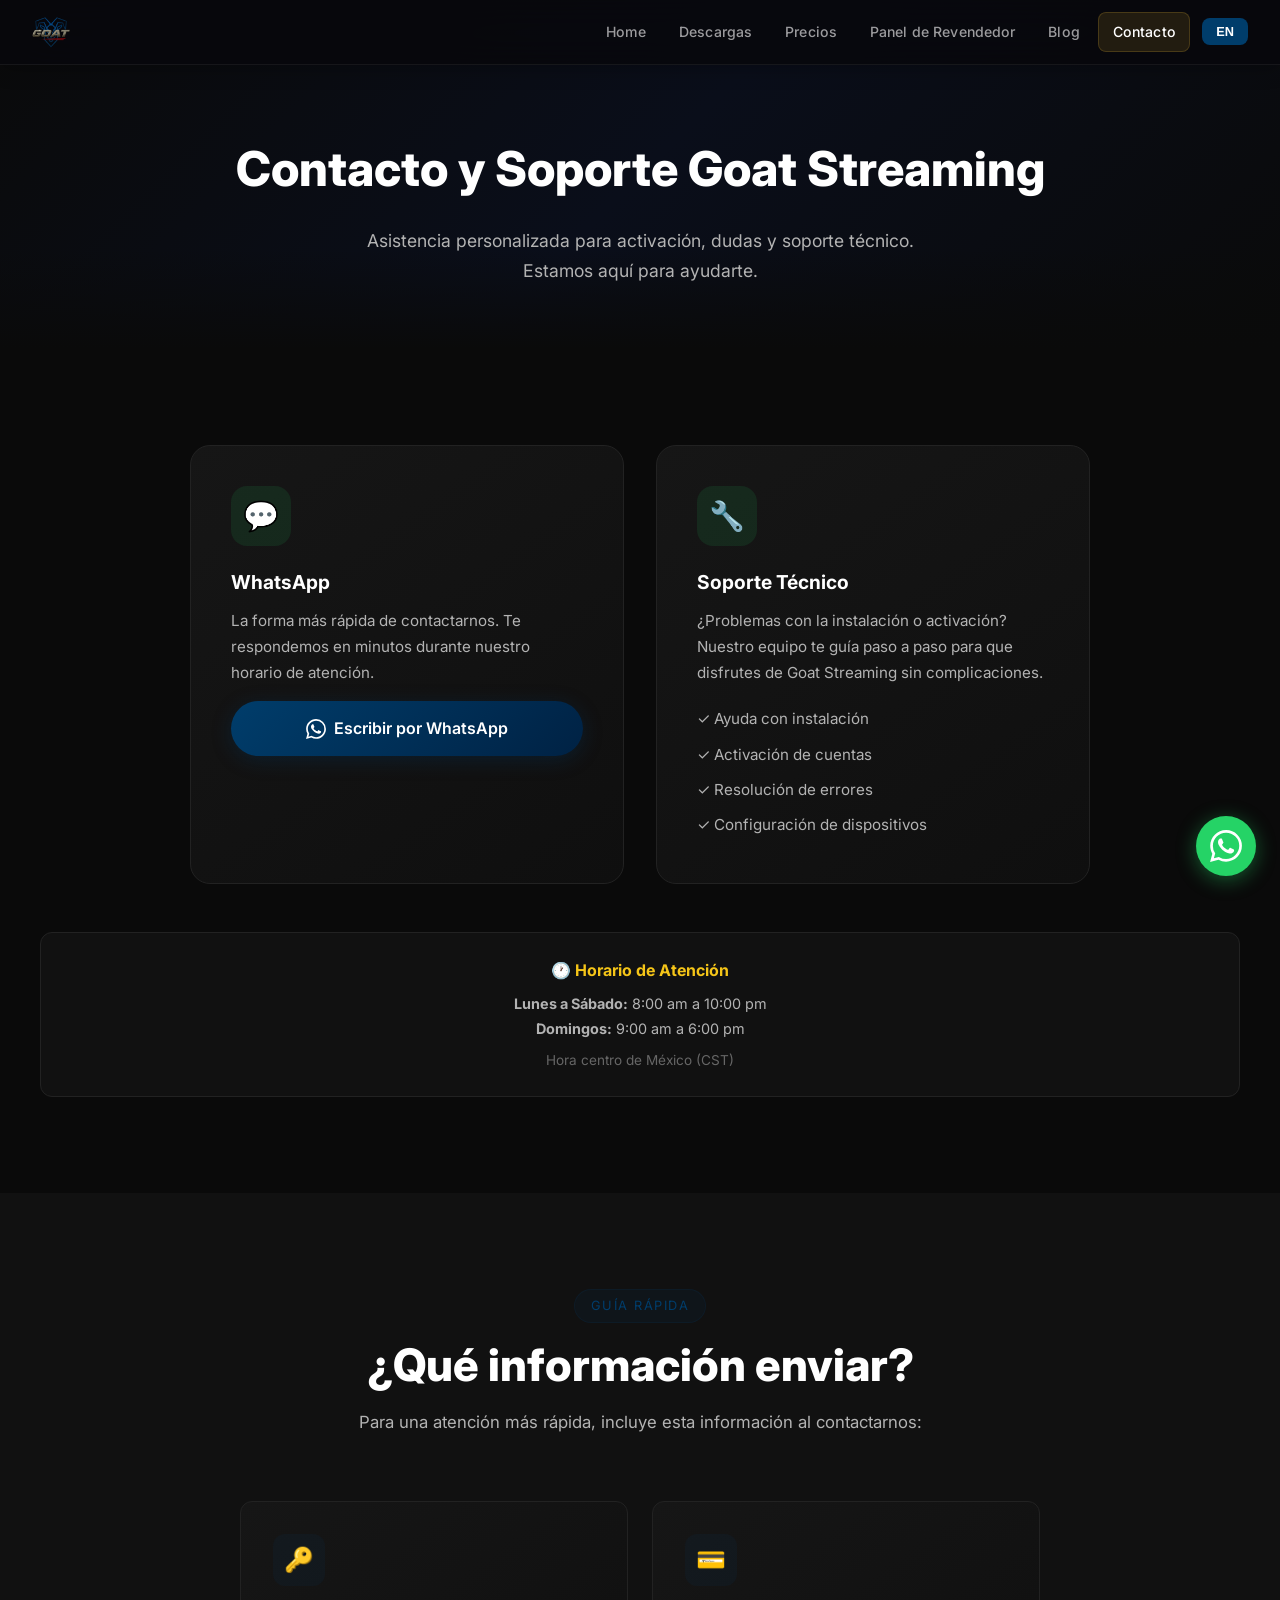
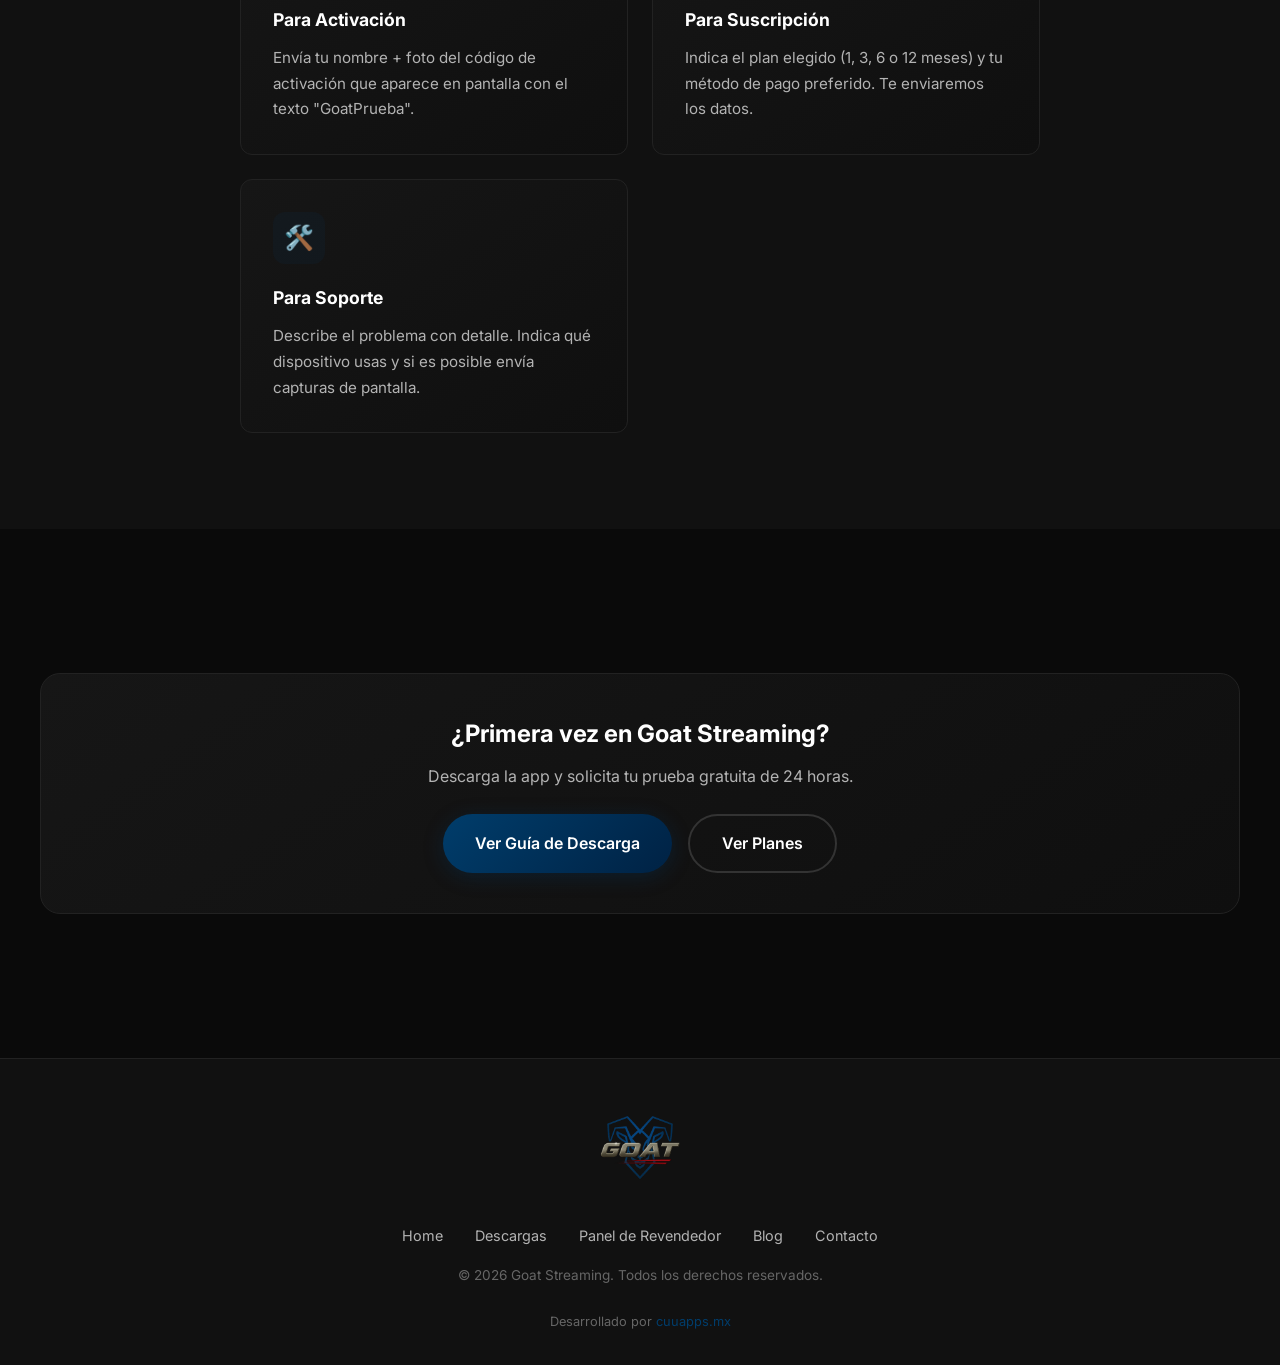
<file: contacto.html>
<!DOCTYPE html>
<html lang="es">
<head>
  <meta charset="UTF-8">
  <meta name="viewport" content="width=device-width, initial-scale=1.0">
  <title>Contacto y Soporte Goat Streaming — Asistencia Personalizada</title>
  <meta name="description" content="[^"]*">
<link rel="alternate" hreflang="es" href="https://www.goatstreaming.tv/contacto.html">
<link rel="alternate" hreflang="x-default" href="https://www.goatstreaming.tv/contacto.html">
  <link rel="preconnect" href="https://fonts.googleapis.com">
  <link rel="preconnect" href="https://fonts.gstatic.com" crossorigin>
  <link href="https://fonts.googleapis.com/css2?family=Inter:wght@400;500;600;700;800;900&display=swap" rel="stylesheet">
  <link rel="stylesheet" href="style.css">
  <link rel="icon" href="logo.png">
  <link rel="canonical" href="https://www.www.goatstreaming.tv/contacto.html">
  <meta property="og:title" content="Contacto y Soporte Goat Streaming — Asistencia Personalizada">
  <meta property="og:description" content="Contáctanos por WhatsApp para soporte técnico, activación de cuentas y más.">
  <meta property="og:url" content="https://www.www.goatstreaming.tv/contacto.html">
  <meta property="og:type" content="website">
  <meta property="og:image" content="https://www.goatstreaming.tv/og-image.png">
  <meta name="twitter:card" content="summary_large_image">
  <meta name="twitter:title" content="Contacto y Soporte Goat Streaming — Asistencia Personalizada">
  <meta name="twitter:description" content="Contáctanos por WhatsApp para soporte técnico, activación de cuentas y más.">
  <meta name="twitter:image" content="https://www.goatstreaming.tv/og-image.png">
</head>
<body>

  <!-- NAVBAR -->
  <nav class="navbar" id="navbar">
  <a href="index.html" class="nav-logo">
    <img src="logo.png" alt="Goat Streaming">
  </a>
  <button class="nav-toggle" onclick="document.querySelector('.nav-links').classList.toggle('open')">☰</button>
  <ul class="nav-links">
    <li><a href="index.html" data-i18="nav_home">Home</a></li>
    <li><a href="descargas.html" data-i18="nav_downloads">Descargas</a></li>
    <li><a href="precios.html" data-i18="nav_pricing">Precios</a></li>
    <li><a href="panel.html" data-i18="nav_panel">Panel de Revendedor</a></li>
    <li><a href="blog.html" data-i18="nav_blog">Blog</a></li>
    <li><a href="contacto.html" class="active" data-i18="nav_contact">Contacto</a></li>
  <li><button class="lang-toggle" onclick="toggleLang()" id="langBtn">EN</button></li>
</ul>
</nav>

  <!-- PAGE HERO -->
  <section class="page-hero">
    <h1>Contacto y Soporte Goat Streaming</h1>
    <p>Asistencia personalizada para activación, dudas y soporte técnico. Estamos aquí para ayudarte.</p>
  </section>

  <!-- CONTACT SECTION -->
  <section class="section">
    <div class="container">
      <div class="contact-grid">

        <div class="contact-card animate-on-scroll">
          <div class="contact-icon">💬</div>
          <h3>WhatsApp</h3>
          <p>La forma más rápida de contactarnos. Te respondemos en minutos durante nuestro horario de atención.</p>
          <a href="https://wa.me/526441076718" class="btn btn-primary" style="width: 100%; justify-content: center;">
            <svg width="20" height="20" viewBox="0 0 24 24" fill="currentColor"><path d="M17.472 14.382c-.297-.149-1.758-.867-2.03-.967-.273-.099-.471-.148-.67.15-.197.297-.767.966-.94 1.164-.173.199-.347.223-.644.075-.297-.15-1.255-.463-2.39-1.475-.883-.788-1.48-1.761-1.653-2.059-.173-.297-.018-.458.13-.606.134-.133.298-.347.446-.52.149-.174.198-.298.298-.497.099-.198.05-.371-.025-.52-.075-.149-.669-1.612-.916-2.207-.242-.579-.487-.5-.669-.51-.173-.008-.371-.01-.57-.01-.198 0-.52.074-.792.372-.272.297-1.04 1.016-1.04 2.479 0 1.462 1.065 2.875 1.213 3.074.149.198 2.096 3.2 5.077 4.487.709.306 1.262.489 1.694.625.712.227 1.36.195 1.871.118.571-.085 1.758-.719 2.006-1.413.248-.694.248-1.289.173-1.413-.074-.124-.272-.198-.57-.347m-5.421 7.403h-.004a9.87 9.87 0 01-5.031-1.378l-.361-.214-3.741.982.998-3.648-.235-.374a9.86 9.86 0 01-1.51-5.26c.001-5.45 4.436-9.884 9.888-9.884 2.64 0 5.122 1.03 6.988 2.898a9.825 9.825 0 012.893 6.994c-.003 5.45-4.437 9.884-9.885 9.884m8.413-18.297A11.815 11.815 0 0012.05 0C5.495 0 .16 5.335.157 11.892c0 2.096.547 4.142 1.588 5.945L.057 24l6.305-1.654a11.882 11.882 0 005.683 1.448h.005c6.554 0 11.89-5.335 11.893-11.893a11.821 11.821 0 00-3.48-8.413z"/></svg>
            Escribir por WhatsApp
          </a>
        </div>

        <div class="contact-card animate-on-scroll">
          <div class="contact-icon">🔧</div>
          <h3>Soporte Técnico</h3>
          <p>¿Problemas con la instalación o activación? Nuestro equipo te guía paso a paso para que disfrutes de Goat Streaming sin complicaciones.</p>
          <ul style="list-style: none; margin-top: 1rem;">
            <li style="color: var(--text-secondary); padding: 0.3rem 0; font-size: 0.95rem;">✓ Ayuda con instalación</li>
            <li style="color: var(--text-secondary); padding: 0.3rem 0; font-size: 0.95rem;">✓ Activación de cuentas</li>
            <li style="color: var(--text-secondary); padding: 0.3rem 0; font-size: 0.95rem;">✓ Resolución de errores</li>
            <li style="color: var(--text-secondary); padding: 0.3rem 0; font-size: 0.95rem;">✓ Configuración de dispositivos</li>
          </ul>
        </div>

      </div>

      <!-- SCHEDULE -->
      <div class="schedule-box animate-on-scroll" style="margin-top: 3rem;">
        <h4>🕐 Horario de Atención</h4>
        <p><strong>Lunes a Sábado:</strong> 8:00 am a 10:00 pm</p>
        <p><strong>Domingos:</strong> 9:00 am a 6:00 pm</p>
        <p style="color: var(--text-muted); font-size: 0.85rem; margin-top: 0.5rem;">Hora centro de México (CST)</p>
      </div>
    </div>
  </section>

  <!-- WHAT TO SEND -->
  <section class="section" style="background: var(--bg-secondary);">
    <div class="container">
      <div class="section-header animate-on-scroll">
        <span class="tag">Guía Rápida</span>
        <h2>¿Qué información enviar?</h2>
        <p>Para una atención más rápida, incluye esta información al contactarnos:</p>
      </div>
      <div class="features-grid" style="max-width: 800px; margin: 0 auto;">
        <div class="feature-card animate-on-scroll">
          <div class="feature-icon">🔑</div>
          <h3>Para Activación</h3>
          <p>Envía tu nombre + foto del código de activación que aparece en pantalla con el texto "GoatPrueba".</p>
        </div>
        <div class="feature-card animate-on-scroll">
          <div class="feature-icon">💳</div>
          <h3>Para Suscripción</h3>
          <p>Indica el plan elegido (1, 3, 6 o 12 meses) y tu método de pago preferido. Te enviaremos los datos.</p>
        </div>
        <div class="feature-card animate-on-scroll">
          <div class="feature-icon">🛠️</div>
          <h3>Para Soporte</h3>
          <p>Describe el problema con detalle. Indica qué dispositivo usas y si es posible envía capturas de pantalla.</p>
        </div>
      </div>
    </div>
  </section>

  <!-- CTA -->
  <section class="section">
    <div class="container">
      <div class="blog-cta animate-on-scroll">
        <h2 style="margin-bottom: 0.5rem;">¿Primera vez en Goat Streaming?</h2>
        <p style="color: var(--text-secondary); margin-bottom: 1.5rem;">Descarga la app y solicita tu prueba gratuita de 24 horas.</p>
        <div style="display: flex; gap: 1rem; justify-content: center; flex-wrap: wrap;">
          <a href="descargas.html" class="btn btn-primary">Ver Guía de Descarga</a>
          <a href="index.html" class="btn btn-outline">Ver Planes</a>
        </div>
      </div>
    </div>
  </section>

  <!-- FOOTER -->
  <footer class="footer">
    <div class="footer-brand">
    <img src="logo.png" alt="Goat Streaming" class="footer-logo">
  </div>
    <div class="footer-links">
      <a href="index.html">Home</a>
      <a href="descargas.html">Descargas</a>
      <a href="panel.html">Panel de Revendedor</a>
      <a href="blog.html">Blog</a>
      <a href="contacto.html">Contacto</a>
    </div>
    <p>© 2026 Goat Streaming. Todos los derechos reservados.</p>
    <p class="footer-credit">Desarrollado por <a href="https://cuuapps.mx" target="_blank" rel="noopener">cuuapps.mx</a></p>
</footer>

  <!-- WHATSAPP FLOAT -->
  <a href="https://wa.me/526441076718" class="whatsapp-float" aria-label="WhatsApp">
    <svg viewBox="0 0 24 24"><path d="M17.472 14.382c-.297-.149-1.758-.867-2.03-.967-.273-.099-.471-.148-.67.15-.197.297-.767.966-.94 1.164-.173.199-.347.223-.644.075-.297-.15-1.255-.463-2.39-1.475-.883-.788-1.48-1.761-1.653-2.059-.173-.297-.018-.458.13-.606.134-.133.298-.347.446-.52.149-.174.198-.298.298-.497.099-.198.05-.371-.025-.52-.075-.149-.669-1.612-.916-2.207-.242-.579-.487-.5-.669-.51-.173-.008-.371-.01-.57-.01-.198 0-.52.074-.792.372-.272.297-1.04 1.016-1.04 2.479 0 1.462 1.065 2.875 1.213 3.074.149.198 2.096 3.2 5.077 4.487.709.306 1.262.489 1.694.625.712.227 1.36.195 1.871.118.571-.085 1.758-.719 2.006-1.413.248-.694.248-1.289.173-1.413-.074-.124-.272-.198-.57-.347m-5.421 7.403h-.004a9.87 9.87 0 01-5.031-1.378l-.361-.214-3.741.982.998-3.648-.235-.374a9.86 9.86 0 01-1.51-5.26c.001-5.45 4.436-9.884 9.888-9.884 2.64 0 5.122 1.03 6.988 2.898a9.825 9.825 0 012.893 6.994c-.003 5.45-4.437 9.884-9.885 9.884m8.413-18.297A11.815 11.815 0 0012.05 0C5.495 0 .16 5.335.157 11.892c0 2.096.547 4.142 1.588 5.945L.057 24l6.305-1.654a11.882 11.882 0 005.683 1.448h.005c6.554 0 11.89-5.335 11.893-11.893a11.821 11.821 0 00-3.48-8.413z"/></svg>
  </a>

  <script>
    window.addEventListener('scroll', () => {
      document.getElementById('navbar').classList.toggle('scrolled', window.scrollY > 50);
    });
    document.getElementById('navToggle').addEventListener('click', () => {
      document.getElementById('navLinks').classList.toggle('open');
    });
    const observer = new IntersectionObserver((entries) => {
      entries.forEach((entry, i) => {
        if (entry.isIntersecting) {
          setTimeout(() => entry.target.classList.add('visible'), i * 100);
          observer.unobserve(entry.target);
        }
      });
    }, { threshold: 0.1 });
    document.querySelectorAll('.animate-on-scroll').forEach(el => observer.observe(el));
  </script>

  <!-- Language Switcher -->
  <style>
    
        .lang-switcher button.active {
      background: #00acc1;
    }
    .lang-switcher button:hover {
      background: rgba(255,255,255,0.2);
    }
    .lang-switcher button.active:hover {
      background: #00acc1;
    }
    @media (max-width: 768px) {
      
    }
  
.lang-toggle {
  background: #003D6B;
  color: white;
  border: none;
  padding: 6px 14px;
  border-radius: 8px;
  font-weight: 600;
  font-size: 0.8rem;
  cursor: pointer;
  margin-left: 8px;
  transition: all 0.2s;
}
.lang-toggle:hover { background: #0056A0; }
</style></style>

    <script>
// Universal translation engine for Goat Streaming pages
var translations = {
  es: {
    nav_home: "Home", nav_downloads: "Descargas", nav_pricing: "Precios",
    nav_panel: "Panel de Revendedor", nav_blog: "Blog", nav_contact: "Contacto",
  },
  en: {
    nav_home: "Home", nav_downloads: "Downloads", nav_pricing: "Pricing",
    nav_panel: "Reseller Panel", nav_blog: "Blog", nav_contact: "Contact",
  }
};

var _txt = {}; // stores original Spanish text
var _lang = localStorage.getItem('goat-lang') || 'es';

// Spanish->English lookup
var SP_TO_EN = {
  'Descargas': 'Downloads',
  'Precios': 'Pricing',
  'Panel de Revendedor': 'Reseller Panel',
  'Contacto': 'Contact',
  'Blog': 'Blog',
  'Todos los derechos reservados': 'All rights reserved.',
  'Desarrollado por': 'Developed by',
  '© 2026 Goat Streaming. Todos los derechos reservados.': '© 2026 Goat Streaming. All rights reserved.',
};

// English->Spanish lookup
var EN_TO_SP = {v: k for k, v in SP_TO_EN.items()};
EN_TO_SP['All rights reserved.'] = 'Todos los derechos reservados.';

// Quick tag translators
var TAG_TRANS = {
  'en': {
    'h1': {},
    'h2': {},
    'h3': {},
    'p': {},
    'li': {},
    'td': {},
    'th': {},
  },
  'es': {
    'h1': {},
    'h2': {},
    'h3': {},
    'p': {},
    'li': {},
    'td': {},
    'th': {},
  }
};

// Common page-specific translations
var PAGE_TRANS = {
  'es': {
    // ---- DESCARGAS ----
    'Goat Streaming - Descargar en Fire TV Stick': 'Goat Streaming - Download on Fire TV Stick',
    'Guía completa para instalar Goat Streaming en tu Fire TV Stick con códigos de descarga.': 'Complete guide to install Goat Streaming on your Fire TV Stick with download codes.',
    '¿Es seguro descargar Goat Streaming?': 'Is it safe to download Goat Streaming?',
    '¿Qué hago si Downloader no encuentra el código?': 'What if Downloader cannot find the code?',
    '¿Puedo instalar Goat Streaming en mi teléfono Android?': 'Can I install Goat Streaming on my Android phone?',
    '¿Cuánto tiempo tarda la activación?': 'How long does activation take?',
    'Sí, Goat Streaming es completamente seguro. Descárgalo únicamente usando el código oficial proporcionado (1911324) a través de la app Downloader en tu Fire TV Stick.': 'Yes, Goat Streaming is completely safe. Download it only using the official code (1911324) through the Downloader app on your Fire TV Stick.',
    'Si el código no funciona, contáctanos por WhatsApp y te proporcionaremos un enlace directo alternativo.': 'If the code does not work, contact us via WhatsApp and we will provide an alternative direct link.',
    'Sí, Goat Streaming es compatible con cualquier dispositivo Android. Contáctanos por WhatsApp para recibir el enlace de descarga directa para Android.': 'Yes, Goat Streaming is compatible with any Android device. Contact us via WhatsApp to receive the direct download link for Android.',
    'La activación se realiza en minutos durante nuestro horario de atención (Lunes a Sábado de 8 am a 10 pm y Domingos de 9 am a 6 pm, hora centro de México).': 'Activation is done in minutes during our business hours (Monday to Saturday 8am to 10pm and Sundays 9am to 6pm, Mexico City time).',
    '¿Listo para empezar?': 'Ready to get started?',
    'Contacta con nosotros y te ayudamos con la instalación.': 'Contact us and we will help you with the installation.',
    'Contactar Soporte': 'Contact Support',
    // ---- CONTACTO ----
    'Contacto y Soporte Goat Streaming': 'Goat Streaming Contact & Support',
    'Asistencia personalizada para activación, dudas y soporte técnico. Estamos aquí para ayudarte.': 'Personalized assistance for activation, questions and technical support. We are here to help you.',
    'La forma más rápida de contactarnos. Te respondemos en minutos durante nuestro horario de atención.': 'The fastest way to reach us. We respond in minutes during our business hours.',
    'Escribir por WhatsApp': 'Write via WhatsApp',
    'Soporte Técnico': 'Technical Support',
    '¿Problemas con la instalación o activación? Nuestro equipo te guía paso a paso para que disfrutes de Goat Streaming sin complicaciones.': 'Problems with installation or activation? Our team guides you step by step so you can enjoy Goat Streaming without complications.',
    '✓ Ayuda con instalación': '✓ Installation help',
    '✓ Activación de cuentas': '✓ Account activation',
    '✓ Resolución de errores': '✓ Error resolution',
    '✓ Configuración de dispositivos': '✓ Device configuration',
    '🕐 Horario de Atención': '🕐 Business Hours',
    'Lunes a Sábado: 8:00 am a 10:00 pm': 'Monday to Saturday: 8:00 am to 10:00 pm',
    'Domingos: 9:00 am a 6:00 pm': 'Sundays: 9:00 am to 6:00 pm',
    'Hora centro de México (CST)': 'Mexico City time (CST)',
    'Guía Rápida': 'Quick Guide',
    '¿Qué información enviar?': 'What information to send?',
    'Para una atención más rápida, incluye esta información al contactarnos:': 'For faster service, include this information when contacting us:',
    'Para Activación': 'For Activation',
    'Envía tu nombre + foto del código de activación que aparece en pantalla con el texto "GoatPrueba".': 'Send your name + photo of the activation code shown on screen with the text "GoatPrueba".',
    'Para Suscripción': 'For Subscription',
    'Indica el plan elegido (1, 3, 6 o 12 meses) y tu método de pago preferido. Te enviaremos los datos.': 'Indicate the chosen plan (1, 3, 6 or 12 months) and your preferred payment method. We will send you the details.',
    'Para Soporte': 'For Support',
    'Describe el problema con detalle. Indica qué dispositivo usas y si es posible envía capturas de pantalla.': 'Describe the problem in detail. Indicate which device you use and send screenshots if possible.',
    '¿Primera vez en Goat Streaming?': 'First time at Goat Streaming?',
    'Descarga la app y solicita tu prueba gratuita de 24 horas.': 'Download the app and request your free 24-hour trial.',
    'Ver Guía de Descarga': 'See Download Guide',
    'Ver Planes': 'See Plans',
    // ---- BLOG ----
    'Ver TV Online con Goat Streaming': 'Watch TV Online with Goat Streaming',
    'Todo lo que necesitas saber sobre streaming, TV online y cómo Goat Streaming transforma tu experiencia de entretenimiento.': 'Everything you need to know about streaming, online TV and how Goat Streaming transforms your entertainment experience.',
    'Artículos del Blog': 'Blog Articles',
    '¿Por qué elegir ver TV online?': 'Why choose watching TV online?',
    'La televisión ha evolucionado. Ya no necesitas estar pegado a un horario fijo o pagar por paquetes de cable con canales que no ves.': 'Television has evolved. You no longer need to be glued to a fixed schedule or pay for cable packages with channels you never watch.',
    'Ver TV online te da la libertad de elegir qué, cuándo y dónde ver.': 'Watching TV online gives you the freedom to choose what, when and where to watch.',
    'Con plataformas como Goat Streaming, accedes a contenido en vivo y bajo demanda con la calidad que mereces: HD y 4K.': 'With platforms like Goat Streaming, you access live and on-demand content with the quality you deserve: HD and 4K.',
    'Ventajas de ver TV online con Goat Streaming': 'Advantages of watching TV online with Goat Streaming',
    'Libertad total: Mira lo que quieras, cuando quieras, sin horarios fijos.': 'Total freedom: Watch what you want, when you want, no fixed schedules.',
    'Calidad superior: Disfruta de tus películas y series favoritas en HD y 4K.': 'Superior quality: Enjoy your favorite movies and series in HD and 4K.',
    'Portabilidad: Lleva tu entretenimiento a donde vayas, compatible con múltiples dispositivos.': 'Portability: Take your entertainment with you, compatible with multiple devices.',
    'Ahorro significativo: Planes accesibles sin contratos forzosos ni sorpresas.': 'Significant savings: Affordable plans without forced contracts or surprises.',
    'Contenido para todos: Desde películas de estreno hasta contenido infantil en KidsZone.': 'Content for everyone: From blockbuster movies to children content in KidsZone.',
    '¿Cómo funciona Goat Streaming?': 'How does Goat Streaming work?',
    'Goat Streaming es una aplicación de streaming que combina lo mejor de la televisión en vivo con el catálogo on-demand.': 'Goat Streaming is a streaming application that combines the best of live TV with the on-demand catalog.',
    'Una vez instalada en tu dispositivo compatible, accedes a:': 'Once installed on your compatible device, you access:',
    'Thousands of movies and series in HD and 4K': 'Miles de películas y series en HD y 4K',
    'Pasos para empezar con Goat Streaming': 'Steps to get started with Goat Streaming',
    'Comenzar con Goat Streaming es sencillo y toma solo unos minutos:': 'Getting started with Goat Streaming is easy and takes just a few minutes:',
    'Descarga la app': 'Download the app',
    'Solicita tu activación': 'Request your activation',
    'Prueba gratis por 24 horas': 'Free 24-hour trial',
    'Elige tu plan': 'Choose your plan',
    '¿Listo para probar Goat Streaming?': 'Ready to try Goat Streaming?',
    'Descarga ahora y disfruta de 24 horas de cortesía gratis.': 'Download now and enjoy 24 hours of free courtesy.',
    'Descargar Ahora': 'Download Now',
    'Contactar Soporte': 'Contact Support',
    // ---- PANEL ----
    'Genera Ingresos': 'Earn Income',
    'Panel GoatStreaming': 'GoatStreaming Panel',
    'El Panel de Revendedor es una herramienta exclusiva para personas interesadas en generar ingresos como distribuidores.': 'The Reseller Panel is an exclusive tool for people interested in earning income as distributors.',
    'Planes y Precios del Panel de Revendedor': 'Reseller Panel Plans and Pricing',
    '💰 Planes y Precios': '💰 Plans and Pricing',
    '📋 Lista para Revendedores': '📋 List for Resellers',
    '⚠️ Para proteger la red de revendedores, no está permitido vender por debajo de este precio.': '⚠️ To protect the reseller network, selling below this price is not allowed.',
    'Precio Mínimo de Reventa': 'Minimum Resale Price',
    '⚙️ ¿Cómo Funciona?': '⚙️ How It Works?',
    '¿Cómo Funciona el Panel de Revendedor?': 'How Does the Reseller Panel Work?',
    '🔧 Funciones Principales': '🔧 Main Functions',
    'Funciones Principales del Panel de Revendedor': 'Main Reseller Panel Functions',
    'Activar Nuevos Clientes': 'Activate New Clients',
    'Renovar Cuentas Vencidas': 'Renew Expired Accounts',
    'Gestionar Fechas de Corte': 'Manage Cutoff Dates',
    'Crear Demos': 'Create Demos',
    'Acceso 24/7': '24/7 Access',
    '✅ Ventajas': '✅ Advantages',
    'Ventajas de Usar el Panel de Revendedor': 'Advantages of Using the Reseller Panel',
    '🚀 Comienza Ahora': '🚀 Get Started Now',
    '¿Listo para generar ingresos?': 'Ready to generate income?',
    'Contáctanos por WhatsApp y comienza a distribuir GoatStreaming hoy mismo.': 'Contact us via WhatsApp and start distributing GoatStreaming today.',
    '💬 Contactar por WhatsApp': '💬 Contact via WhatsApp',
    // ---- PROPUESTA ----
    'Propuesta de Marketing': 'Marketing Proposal',
    'Dr. Emmanuel Vélez — Ginecología y Obstetricia': 'Dr. Emmanuel Vélez — Gynecology and Obstetrics',
    '1. Página Web Profesional': '1. Professional Website',
    '2. Publicidad — Directorio Médico': '2. Advertising — Medical Directory',
    '3. Publicidad — Revista Chihuahua es tuyo': '3. Advertising — Chihuahua es tuyo Magazine',
    '💰 Inversión Total': '💰 Total Investment',
    '📅 Timeline Estimado': '📅 Estimated Timeline',
    '¿Por qué una página web profesional?': 'Why a professional website?',
    'Siguiente Paso': 'Next Step',
    // ---- INSTALL ----
    'Instalar Goat Streaming en Fire Stick': 'Install Goat Streaming on Fire Stick',
    'Guía paso a paso para tener Goat Streaming funcionando en tu Amazon Fire TV en menos de 5 minutos.': 'Step-by-step guide to get Goat Streaming running on your Amazon Fire TV in under 5 minutes.',
    // ---- CANALES ----
    'Ver Canales Mexicanos Desde Cualquier País': 'Watch Mexican Channels from Any Country',
    'Guía 2026 para mexicanos en el extranjero: cómo ver Canal 5, TV Azteca, Las Estrellas y más sin restricciones geográficas.': '2026 guide for Mexicans abroad: how to watch Canal 5, TV Azteca, Las Estrellas and more without geographic restrictions.',
    // ---- FUTBOL ----
    'Ver Fútbol en Vivo Gratis': 'Watch Live Soccer for Free',
    'Guía 2026 para ver Liga MX, Champions, La Liga y más desde tu celular, tablet o TV sin pagar cable.': '2026 guide to watch Liga MX, Champions, La Liga and more from your phone, tablet or TV without paying for cable.',
    // ---- SERIES ----
    'Goat Streaming: Series y Películas Actuales': 'Goat Streaming: Current Series & Movies',
    'Todo el contenido que quieres ver, cuando quieres verlo, en HD y 4K.': 'All the content you want to watch, when you want to watch it, in HD and 4K.',
    // ---- VS NETFLIX ----
    'Goat Streaming vs Netflix': 'Goat Streaming vs Netflix',
    'Comparación honesta y completa para que decidas cuál es mejor para ver TV en 2026.': 'Honest and complete comparison to help you decide which is better for watching TV in 2026.',
    // ---- MEJORES APPS ----
    'Las 7 Mejores Apps de Streaming Gratis en 2026': 'The 7 Best Free Streaming Apps in 2026',
    'Comparamos calidad, contenido, precios y experiencia de usuario para que elijas la mejor opción.': 'We compare quality, content, prices and user experience so you choose the best option.',
  },
  'en': {
    // English texts (for reverse translation)
  }
};

// Build EN_TO_SP from PAGE_TRANS.es
for (var k in PAGE_TRANS.es) {
  EN_TO_SP[PAGE_TRANS.es[k]] = k;
}

function toggleLang() {
  var btn = document.getElementById('langBtn');
  if (!btn) return;
  _lang = _lang === 'es' ? 'en' : 'es';
  localStorage.setItem('goat-lang', _lang);
  btn.textContent = _lang === 'es' ? 'EN' : 'ES';
  applyTranslations(_lang);
}

function applyTranslations(lang) {
  // 1. Navbar data-i18
  document.querySelectorAll('[data-i18]').forEach(function(el) {
    var k = el.getAttribute('data-i18');
    var t = translations[lang];
    if (t && t[k]) el.textContent = t[k];
  });

  // 2. Translate by text matching
  var map = lang === 'en' ? PAGE_TRANS.es : EN_TO_SP;
  var allEls = document.querySelectorAll('h1,h2,h3,h4,p,li,td,th,span,button');
  allEls.forEach(function(el) {
    var txt = el.textContent.trim();
    if (!txt) return;
    if (map[txt] !== undefined) {
      _txt[txt] = _txt[txt] || txt;
      el.textContent = map[txt];
    }
  });

  // 3. Footer links
  if (lang === 'en') {
    document.querySelectorAll('footer a').forEach(function(a) {
      var t = a.textContent.trim();
      if (SP_TO_EN[t]) {
        _txt[a.href + '_fa'] = _txt[a.href + '_fa'] || t;
        a.textContent = SP_TO_EN[t];
      }
    });
    var cp = document.querySelector('footer p');
    if (cp && cp.textContent.indexOf('Todos') >= 0) {
      _txt['_copy'] = cp.textContent;
      cp.textContent = '© 2026 Goat Streaming. All rights reserved.';
    }
    var fc = document.querySelector('.footer-credit');
    if (fc && fc.textContent.indexOf('Desarrollado') >= 0) {
      _txt['_credit'] = fc.textContent;
      fc.innerHTML = 'Developed by <a href="https://cuuapps.mx" target="_blank" rel="noopener">cuuapps.mx</a>';
    }
  } else {
    document.querySelectorAll('footer a').forEach(function(a) {
      var key = a.href + '_fa';
      if (_txt[key]) a.textContent = _txt[key];
    });
    var cp = document.querySelector('footer p');
    if (cp && _txt['_copy']) cp.textContent = _txt['_copy'];
    var fc = document.querySelector('.footer-credit');
    if (fc && _txt['_credit']) fc.innerHTML = _txt['_credit'];
  }
}

// Init
var btn = document.getElementById('langBtn');
if (btn) btn.textContent = _lang === 'es' ? 'EN' : 'ES';
applyTranslations(_lang);
</script>

</body>
</html>
</file>
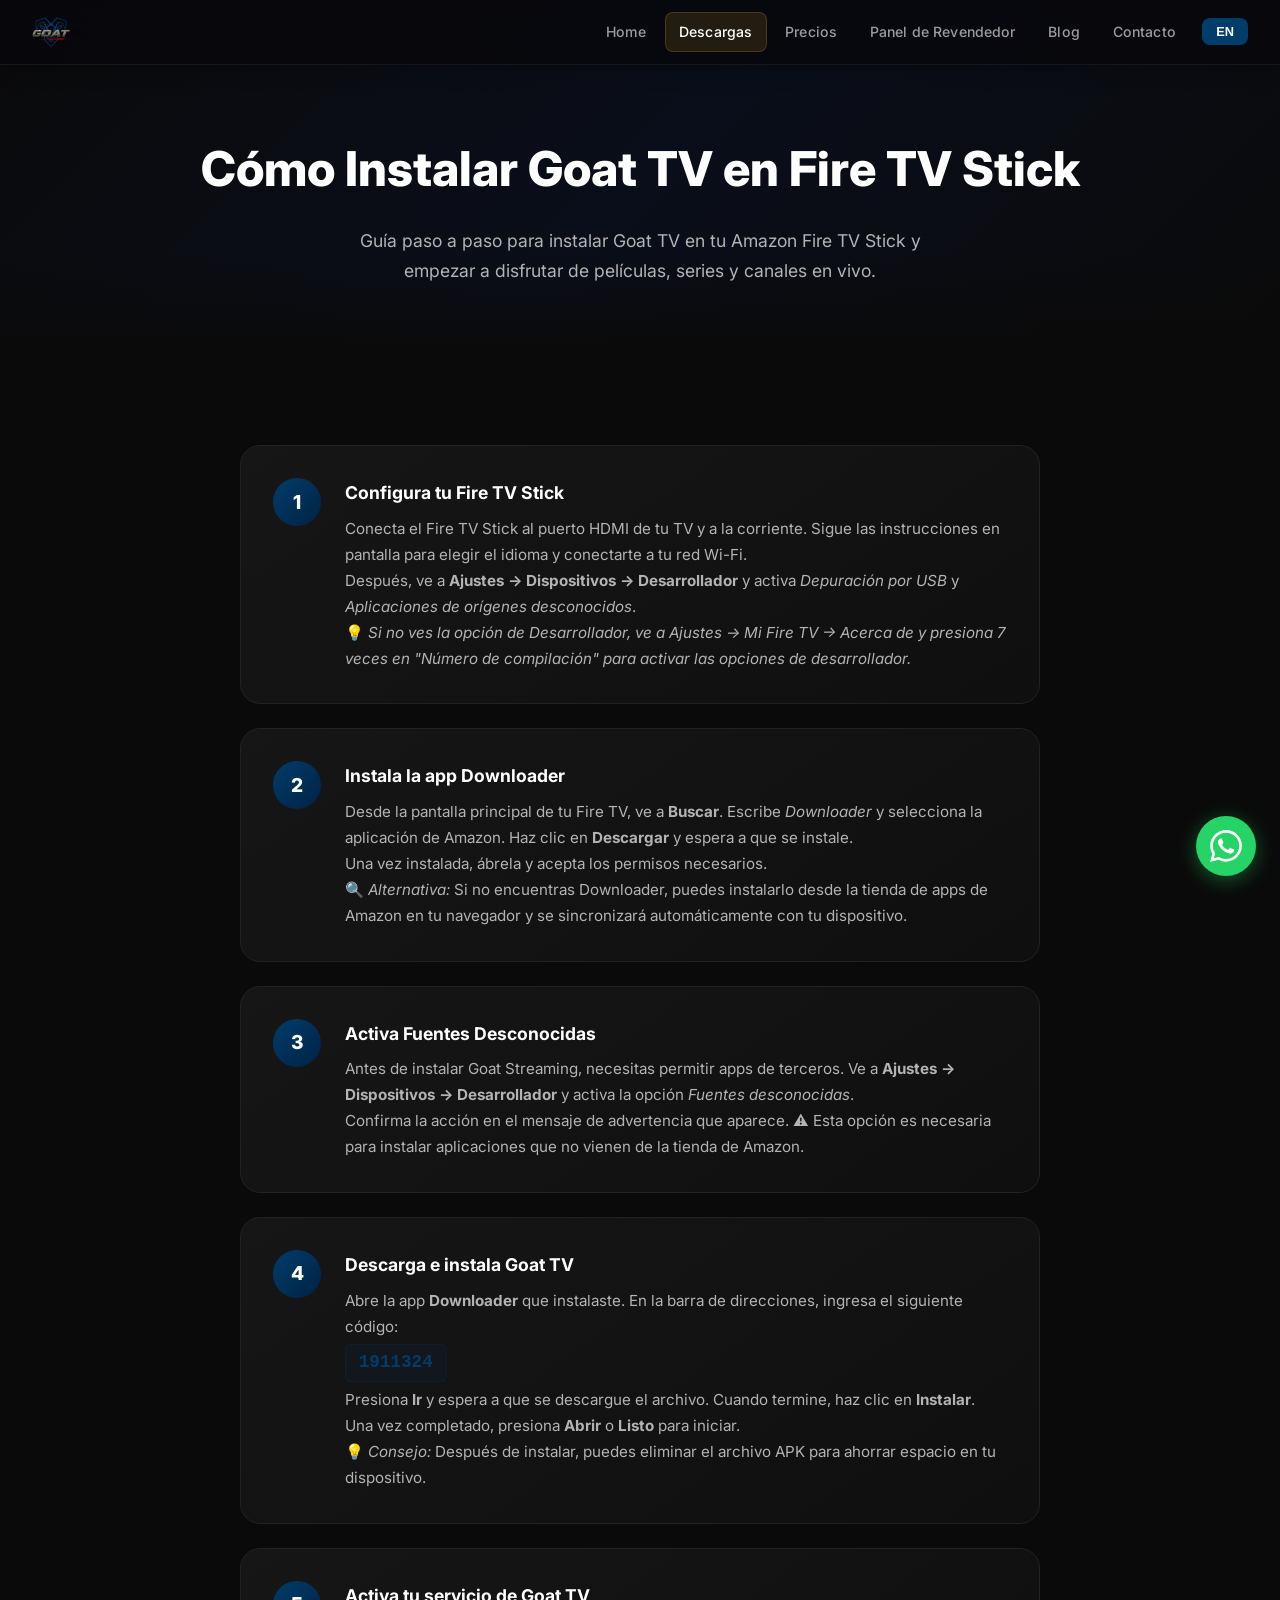
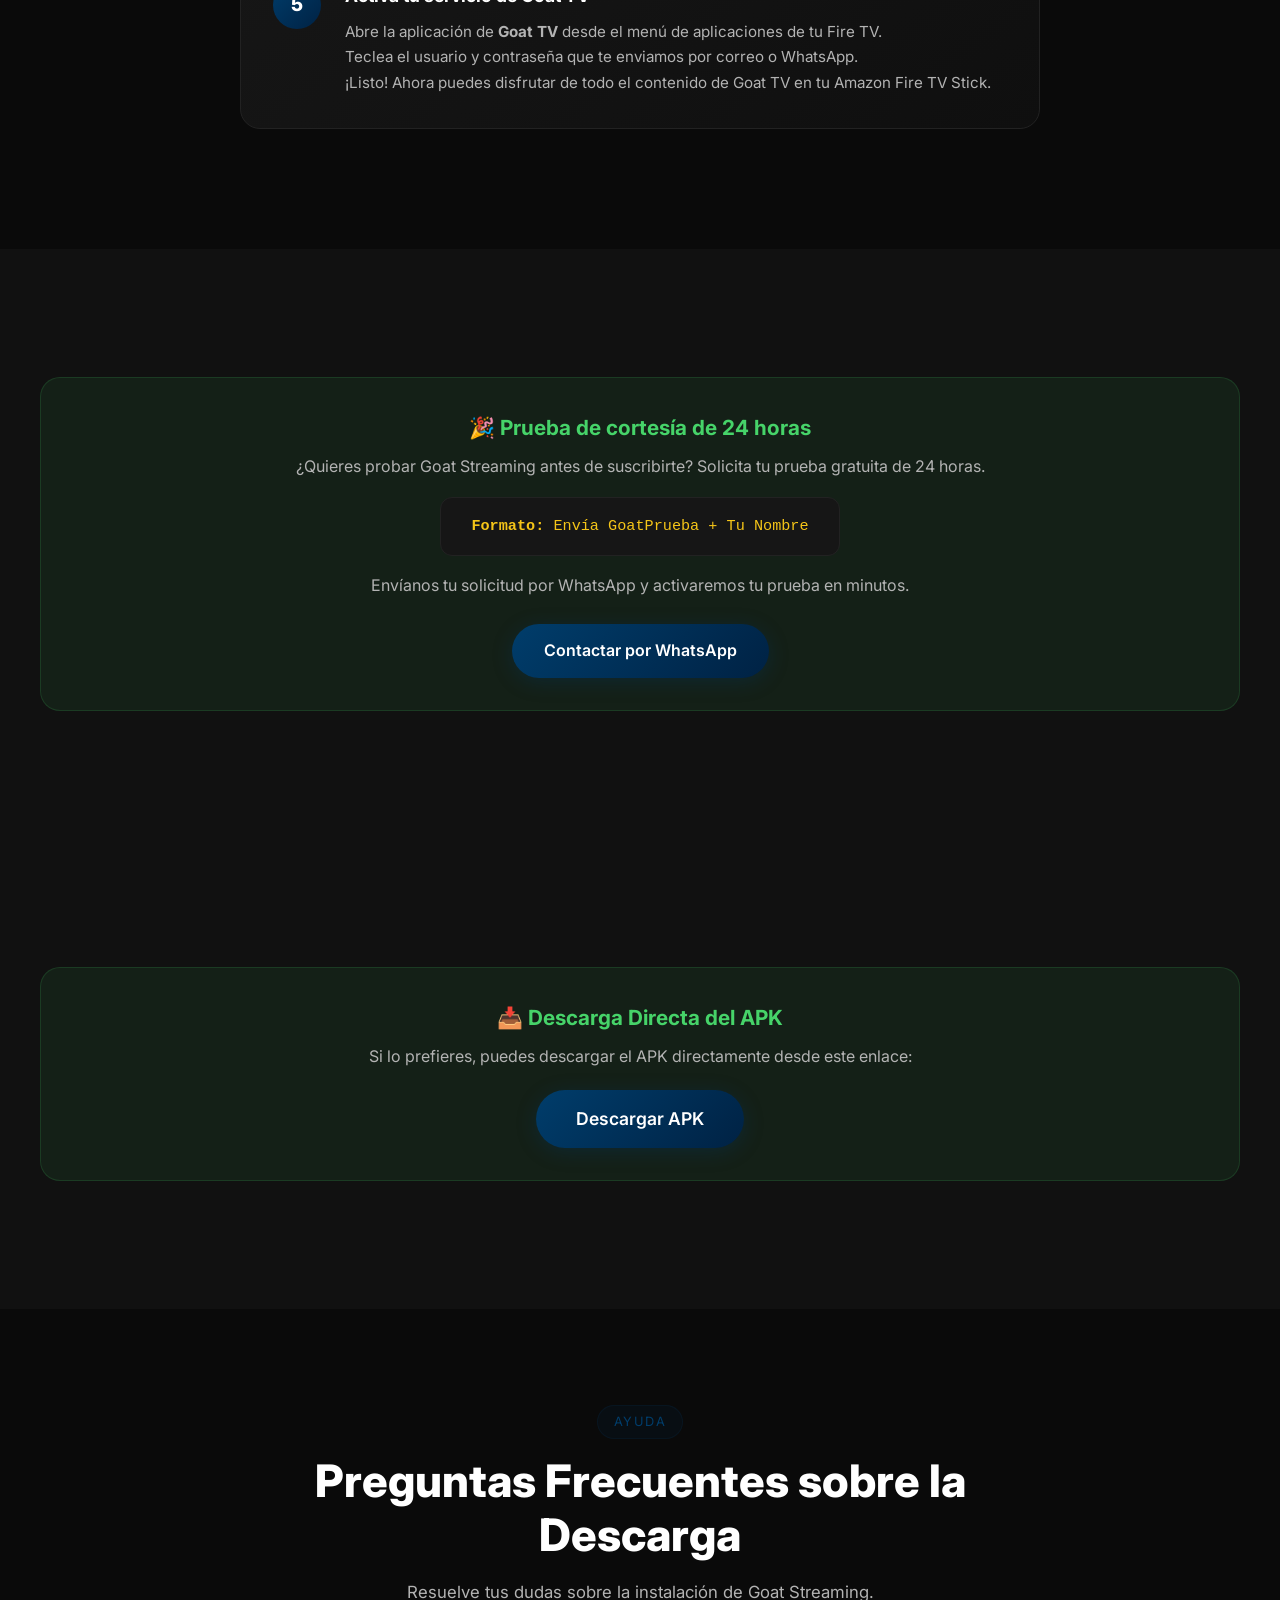
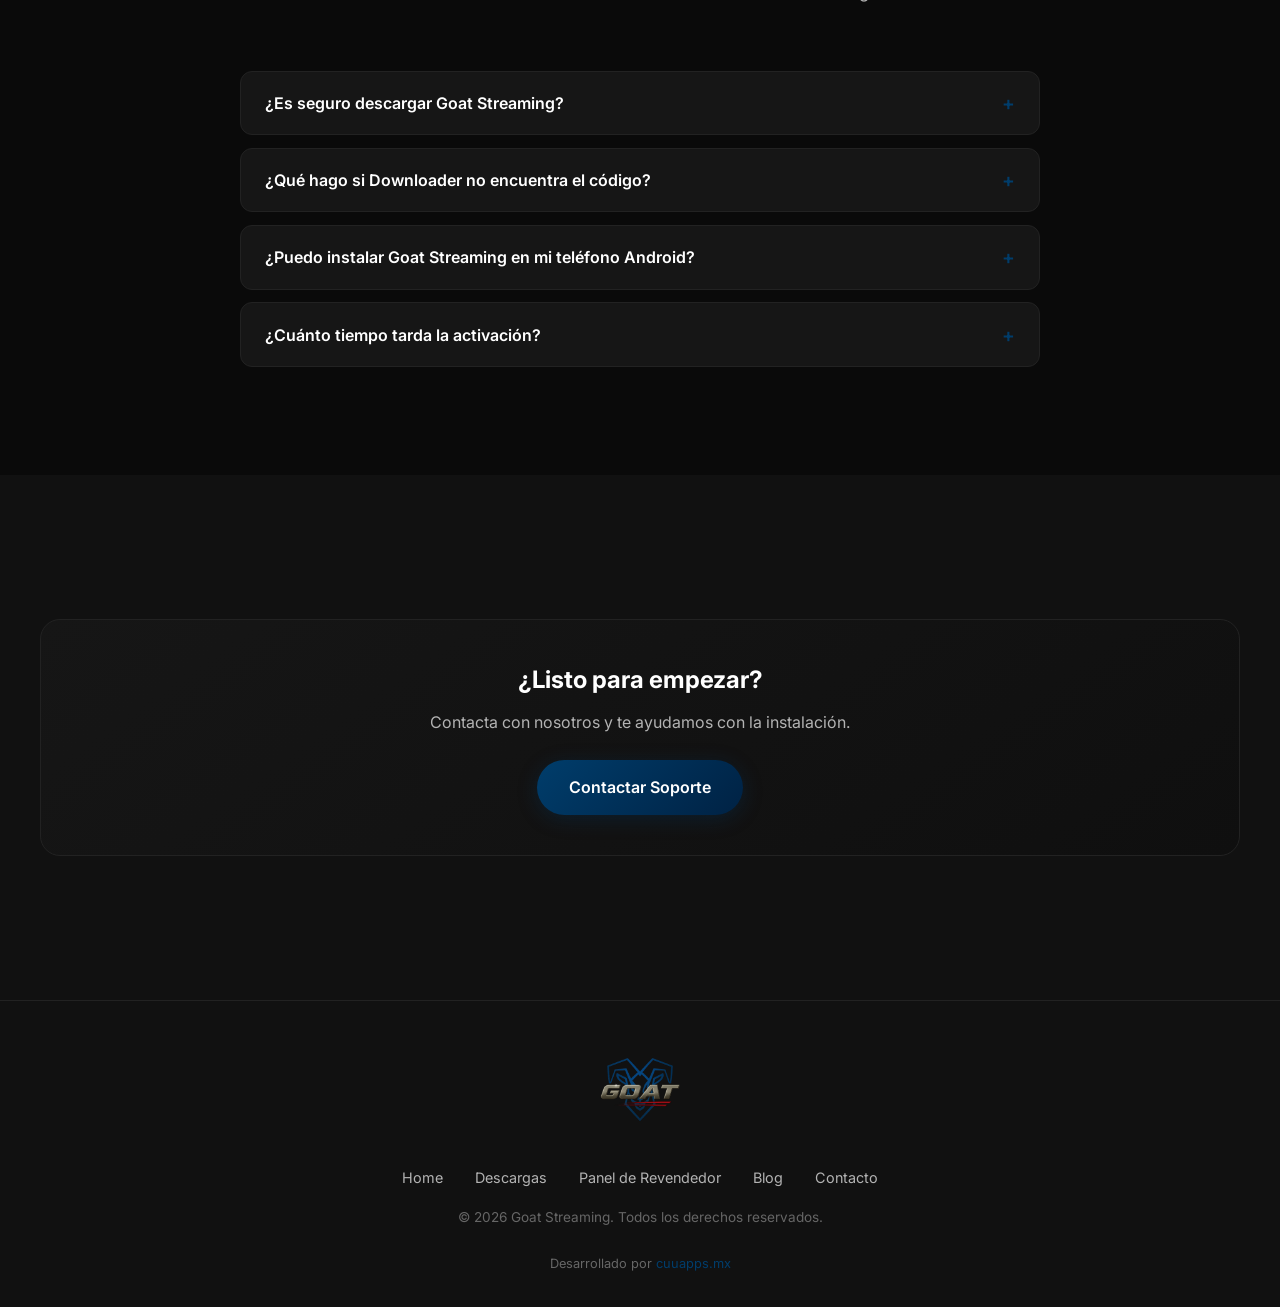
<file: descargas.html>
<!DOCTYPE html>
<html lang="es">
<head>
  <meta charset="UTF-8">
  <meta name="viewport" content="width=device-width, initial-scale=1.0">
  <title>Cómo Instalar Goat TV en Fire TV Stick — Guía Paso a Paso</title>
  <meta name="description" content="[^"]*">
<link rel="alternate" hreflang="es" href="https://www.goatstreaming.tv/descargas.html">
<link rel="alternate" hreflang="x-default" href="https://www.goatstreaming.tv/descargas.html">
  <link rel="preconnect" href="https://fonts.googleapis.com">
  <link rel="preconnect" href="https://fonts.gstatic.com" crossorigin>
  <link href="https://fonts.googleapis.com/css2?family=Inter:wght@400;500;600;700;800;900&display=swap" rel="stylesheet">
  <link rel="stylesheet" href="style.css">
  <link rel="icon" href="logo.png">
  <link rel="canonical" href="https://www.www.goatstreaming.tv/descargas.html">
  <meta property="og:title" content="Goat TV - Descargar en Fire TV Stick">
  <meta property="og:description" content="Aprende a instalar Goat Streaming en tu Amazon Fire TV Stick en pocos minutos. Guía paso a paso con todo lo que necesitas saber.">
  <meta property="og:url" content="https://www.www.goatstreaming.tv/descargas.html">
  <meta property="og:type" content="website">
  <meta property="og:image" content="https://www.goatstreaming.tv/og-image.png">
  <meta name="twitter:card" content="summary_large_image">
  <meta name="twitter:title" content="Goat TV - Descargar en Fire TV Stick">
  <meta name="twitter:description" content="Aprende a instalar Goat Streaming en tu Amazon Fire TV Stick en pocos minutos. Guía paso a paso con todo lo que necesitas saber.">
  <meta name="twitter:image" content="https://www.goatstreaming.tv/og-image.png">
</head>
<body>

  <!-- NAVBAR -->
  <nav class="navbar" id="navbar">
  <a href="index.html" class="nav-logo">
    <img src="logo.png" alt="Goat Streaming">
  </a>
  <button class="nav-toggle" onclick="document.querySelector('.nav-links').classList.toggle('open')">☰</button>
  <ul class="nav-links">
    <li><a href="index.html" data-i18="nav_home">Home</a></li>
    <li><a href="descargas.html" class="active" data-i18="nav_downloads">Descargas</a></li>
    <li><a href="precios.html" data-i18="nav_pricing">Precios</a></li>
    <li><a href="panel.html" data-i18="nav_panel">Panel de Revendedor</a></li>
    <li><a href="blog.html" data-i18="nav_blog">Blog</a></li>
    <li><a href="contacto.html" data-i18="nav_contact">Contacto</a></li>
  <li><button class="lang-toggle" onclick="toggleLang()" id="langBtn">EN</button></li>
</ul>
</nav>

  <!-- PAGE HERO -->
  <section class="page-hero">
    <h1>Cómo Instalar Goat TV en Fire TV Stick</h1>
    <p>Guía paso a paso para instalar Goat TV en tu Amazon Fire TV Stick y empezar a disfrutar de películas, series y canales en vivo.</p>
  </section>

  <!-- DOWNLOAD STEPS -->
  <section class="section">
    <div class="container">
      <div class="steps-container">

        <div class="step-card animate-on-scroll">
          <div class="step-number">1</div>
          <div class="step-content">
            <h3>Configura tu Fire TV Stick</h3>
            <p>Conecta el Fire TV Stick al puerto HDMI de tu TV y a la corriente. Sigue las instrucciones en pantalla para elegir el idioma y conectarte a tu red Wi-Fi.</p>
            <p>Después, ve a <strong>Ajustes → Dispositivos → Desarrollador</strong> y activa <em>Depuración por USB</em> y <em>Aplicaciones de orígenes desconocidos</em>.</p>
            <p>💡 <em>Si no ves la opción de Desarrollador, ve a Ajustes → Mi Fire TV → Acerca de y presiona 7 veces en "Número de compilación" para activar las opciones de desarrollador.</em></p>
          </div>
        </div>

        <div class="step-card animate-on-scroll">
          <div class="step-number">2</div>
          <div class="step-content">
            <h3>Instala la app Downloader</h3>
            <p>Desde la pantalla principal de tu Fire TV, ve a <strong>Buscar</strong>. Escribe <em>Downloader</em> y selecciona la aplicación de Amazon. Haz clic en <strong>Descargar</strong> y espera a que se instale.</p>
            <p>Una vez instalada, ábrela y acepta los permisos necesarios.</p>
            <p>🔍 <em>Alternativa:</em> Si no encuentras Downloader, puedes instalarlo desde la tienda de apps de Amazon en tu navegador y se sincronizará automáticamente con tu dispositivo.</p>
          </div>
        </div>

        <div class="step-card animate-on-scroll">
          <div class="step-number">3</div>
          <div class="step-content">
            <h3>Activa Fuentes Desconocidas</h3>
            <p>Antes de instalar Goat Streaming, necesitas permitir apps de terceros. Ve a <strong>Ajustes → Dispositivos → Desarrollador</strong> y activa la opción <em>Fuentes desconocidas</em>.</p>
            <p>Confirma la acción en el mensaje de advertencia que aparece. ⚠️ Esta opción es necesaria para instalar aplicaciones que no vienen de la tienda de Amazon.</p>
          </div>
        </div>
        <div class="step-card animate-on-scroll">
          <div class="step-number">4</div>
          <div class="step-content">
            <h3>Descarga e instala Goat TV</h3>
            <p>Abre la app <strong>Downloader</strong> que instalaste. En la barra de direcciones, ingresa el siguiente código:</p>
            <div class="step-code">1911324</div>
            <p>Presiona <strong>Ir</strong> y espera a que se descargue el archivo. Cuando termine, haz clic en <strong>Instalar</strong>.</p>
            <p>Una vez completado, presiona <strong>Abrir</strong> o <strong>Listo</strong> para iniciar.</p>
            <p>💡 <em>Consejo:</em> Después de instalar, puedes eliminar el archivo APK para ahorrar espacio en tu dispositivo.</p>
          </div>
        </div>

        <div class="step-card animate-on-scroll">
          <div class="step-number">5</div>
          <div class="step-content">
            <h3>Activa tu servicio de Goat TV</h3>
            <p>Abre la aplicación de <strong>Goat TV</strong> desde el menú de aplicaciones de tu Fire TV.</p>
            <p>Teclea el usuario y contraseña que te enviamos por correo o WhatsApp.</p>
            <p>¡Listo! Ahora puedes disfrutar de todo el contenido de Goat TV en tu Amazon Fire TV Stick.</p>
          </div>
        </div>

      </div>
    </div>
  </section>

  <!-- TRIAL BOX -->
  <section class="section" style="background: var(--bg-secondary);">
    <div class="container">
      <div class="trial-box animate-on-scroll">
        <h3>🎉 Prueba de cortesía de 24 horas</h3>
        <p>¿Quieres probar Goat Streaming antes de suscribirte? Solicita tu prueba gratuita de 24 horas.</p>
        <div class="trial-format">
          <strong>Formato:</strong> Envía GoatPrueba + Tu Nombre
        </div>
        <p style="margin-top: 1rem;">Envíanos tu solicitud por WhatsApp y activaremos tu prueba en minutos.</p>
        <a href="https://wa.me/526441076718?text=Hola,%20quiero%20activar%20mi%20prueba%20de%20Goat%20Streaming" target="_blank" class="btn btn-primary" style="margin-top: 1.5rem;">Contactar por WhatsApp</a>
      </div>
    </div>
  </section>

  <!-- APK DIRECT DOWNLOAD -->
  <section class="section" style="background: var(--bg-secondary);">
    <div class="container">
      <div class="trial-box animate-on-scroll" style="text-align:center;">
        <h3>📥 Descarga Directa del APK</h3>
        <p>Si lo prefieres, puedes descargar el APK directamente desde este enlace:</p>
        <a href="https://shorturl.at/ro8Hk" target="_blank" class="btn btn-primary" style="margin-top:1.2rem; font-size:1.1rem; padding:0.9rem 2.5rem;">Descargar APK</a>
      </div>
    </div>
  </section>

  <!-- FAQ -->
  <section class="section">
    <div class="container">
      <div class="section-header animate-on-scroll">
        <span class="tag">Ayuda</span>
        <h2>Preguntas Frecuentes sobre la Descarga</h2>
        <p>Resuelve tus dudas sobre la instalación de Goat Streaming.</p>
      </div>
      <div class="faq-list">
        <div class="faq-item animate-on-scroll">
          <button class="faq-question">
            ¿Es seguro descargar Goat Streaming?
            <span class="icon">+</span>
          </button>
          <div class="faq-answer">
            <div class="faq-answer-inner">
              Sí, Goat Streaming es completamente seguro. Descárgalo únicamente usando el código oficial proporcionado (1911324) a través de la app Downloader en tu Fire TV Stick.
            </div>
          </div>
        </div>
        <div class="faq-item animate-on-scroll">
          <button class="faq-question">
            ¿Qué hago si Downloader no encuentra el código?
            <span class="icon">+</span>
          </button>
          <div class="faq-answer">
            <div class="faq-answer-inner">
              Si el código no funciona, contáctanos por WhatsApp y te proporcionaremos un enlace directo alternativo.
            </div>
          </div>
        </div>
        <div class="faq-item animate-on-scroll">
          <button class="faq-question">
            ¿Puedo instalar Goat Streaming en mi teléfono Android?
            <span class="icon">+</span>
          </button>
          <div class="faq-answer">
            <div class="faq-answer-inner">
              Sí, Goat Streaming es compatible con cualquier dispositivo Android. Contáctanos por WhatsApp para recibir el enlace de descarga directa para Android.
            </div>
          </div>
        </div>
        <div class="faq-item animate-on-scroll">
          <button class="faq-question">
            ¿Cuánto tiempo tarda la activación?
            <span class="icon">+</span>
          </button>
          <div class="faq-answer">
            <div class="faq-answer-inner">
              La activación se realiza en minutos durante nuestro horario de atención (Lunes a Sábado de 8 am a 10 pm y Domingos de 9 am a 6 pm, hora centro de México). Fuera de horario, se activará al siguiente día hábil.
            </div>
          </div>
        </div>
      </div>
    </div>
  </section>

  <!-- CTA -->
  <section class="section" style="background: var(--bg-secondary);">
    <div class="container">
      <div class="blog-cta animate-on-scroll">
        <h2 style="margin-bottom: 0.5rem;">¿Listo para empezar?</h2>
        <p style="color: var(--text-secondary); margin-bottom: 1.5rem;">Contacta con nosotros y te ayudamos con la instalación.</p>
        <a href="https://wa.me/526441076718?text=Hola,%20necesito%20soporte%20de%20Goat%20Streaming" target="_blank" class="btn btn-primary">Contactar Soporte</a>
      </div>
    </div>
  </section>

  <!-- FOOTER -->
  <footer class="footer">
    <div class="footer-brand">
    <img src="logo.png" alt="Goat Streaming" class="footer-logo">
  </div>
    <div class="footer-links">
      <a href="index.html">Home</a>
      <a href="descargas.html">Descargas</a>
      <a href="panel.html">Panel de Revendedor</a>
      <a href="blog.html">Blog</a>
      <a href="contacto.html">Contacto</a>
    </div>
    <p>© 2026 Goat Streaming. Todos los derechos reservados.</p>
    <p class="footer-credit">Desarrollado por <a href="https://cuuapps.mx" target="_blank" rel="noopener">cuuapps.mx</a></p>
</footer>

  <!-- WHATSAPP FLOAT -->
  <a href="https://wa.me/526441076718" class="whatsapp-float" aria-label="WhatsApp">
    <svg viewBox="0 0 24 24"><path d="M17.472 14.382c-.297-.149-1.758-.867-2.03-.967-.273-.099-.471-.148-.67.15-.197.297-.767.966-.94 1.164-.173.199-.347.223-.644.075-.297-.15-1.255-.463-2.39-1.475-.883-.788-1.48-1.761-1.653-2.059-.173-.297-.018-.458.13-.606.134-.133.298-.347.446-.52.149-.174.198-.298.298-.497.099-.198.05-.371-.025-.52-.075-.149-.669-1.612-.916-2.207-.242-.579-.487-.5-.669-.51-.173-.008-.371-.01-.57-.01-.198 0-.52.074-.792.372-.272.297-1.04 1.016-1.04 2.479 0 1.462 1.065 2.875 1.213 3.074.149.198 2.096 3.2 5.077 4.487.709.306 1.262.489 1.694.625.712.227 1.36.195 1.871.118.571-.085 1.758-.719 2.006-1.413.248-.694.248-1.289.173-1.413-.074-.124-.272-.198-.57-.347m-5.421 7.403h-.004a9.87 9.87 0 01-5.031-1.378l-.361-.214-3.741.982.998-3.648-.235-.374a9.86 9.86 0 01-1.51-5.26c.001-5.45 4.436-9.884 9.888-9.884 2.64 0 5.122 1.03 6.988 2.898a9.825 9.825 0 012.893 6.994c-.003 5.45-4.437 9.884-9.885 9.884m8.413-18.297A11.815 11.815 0 0012.05 0C5.495 0 .16 5.335.157 11.892c0 2.096.547 4.142 1.588 5.945L.057 24l6.305-1.654a11.882 11.882 0 005.683 1.448h.005c6.554 0 11.89-5.335 11.893-11.893a11.821 11.821 0 00-3.48-8.413z"/></svg>
  </a>

  <script>
    window.addEventListener('scroll', () => {
      document.getElementById('navbar').classList.toggle('scrolled', window.scrollY > 50);
    });
    document.getElementById('navToggle').addEventListener('click', () => {
      document.getElementById('navLinks').classList.toggle('open');
    });
    document.querySelectorAll('.faq-question').forEach(btn => {
      btn.addEventListener('click', () => {
        const item = btn.parentElement;
        const wasOpen = item.classList.contains('open');
        document.querySelectorAll('.faq-item').forEach(i => i.classList.remove('open'));
        if (!wasOpen) item.classList.add('open');
      });
    });
    const observer = new IntersectionObserver((entries) => {
      entries.forEach((entry, i) => {
        if (entry.isIntersecting) {
          setTimeout(() => entry.target.classList.add('visible'), i * 100);
          observer.unobserve(entry.target);
        }
      });
    }, { threshold: 0.1 });
    document.querySelectorAll('.animate-on-scroll').forEach(el => observer.observe(el));
  </script>

  <!-- Language Switcher -->
  <style>
    
        .lang-switcher button.active {
      background: #00acc1;
    }
    .lang-switcher button:hover {
      background: rgba(255,255,255,0.2);
    }
    .lang-switcher button.active:hover {
      background: #00acc1;
    }
    @media (max-width: 768px) {
      
    }
  
.lang-toggle {
  background: #003D6B;
  color: white;
  border: none;
  padding: 6px 14px;
  border-radius: 8px;
  font-weight: 600;
  font-size: 0.8rem;
  cursor: pointer;
  margin-left: 8px;
  transition: all 0.2s;
}
.lang-toggle:hover { background: #0056A0; }
</style></style>

      <script>
// Universal translation engine for Goat Streaming pages
var translations = {
  es: {
    nav_home: "Home", nav_downloads: "Descargas", nav_pricing: "Precios",
    nav_panel: "Panel de Revendedor", nav_blog: "Blog", nav_contact: "Contacto",
  },
  en: {
    nav_home: "Home", nav_downloads: "Downloads", nav_pricing: "Pricing",
    nav_panel: "Reseller Panel", nav_blog: "Blog", nav_contact: "Contact",
  }
};

var _txt = {}; // stores original Spanish text
var _lang = localStorage.getItem('goat-lang') || 'es';

// Spanish->English lookup
var SP_TO_EN = {
  'Descargas': 'Downloads',
  'Precios': 'Pricing',
  'Panel de Revendedor': 'Reseller Panel',
  'Contacto': 'Contact',
  'Blog': 'Blog',
  'Todos los derechos reservados': 'All rights reserved.',
  'Desarrollado por': 'Developed by',
  '© 2026 Goat Streaming. Todos los derechos reservados.': '© 2026 Goat Streaming. All rights reserved.',
};

// English->Spanish lookup
var EN_TO_SP = {v: k for k, v in SP_TO_EN.items()};
EN_TO_SP['All rights reserved.'] = 'Todos los derechos reservados.';

// Quick tag translators
var TAG_TRANS = {
  'en': {
    'h1': {},
    'h2': {},
    'h3': {},
    'p': {},
    'li': {},
    'td': {},
    'th': {},
  },
  'es': {
    'h1': {},
    'h2': {},
    'h3': {},
    'p': {},
    'li': {},
    'td': {},
    'th': {},
  }
};

// Common page-specific translations
var PAGE_TRANS = {
  'es': {
    // ---- DESCARGAS ----
    'Goat TV - Descargar en Fire TV Stick': 'Goat Streaming - Download on Fire TV Stick',
    'Guía completa para instalar Goat Streaming en tu Fire TV Stick con códigos de descarga.': 'Complete guide to install Goat Streaming on your Fire TV Stick with download codes.',
    '¿Es seguro descargar Goat Streaming?': 'Is it safe to download Goat Streaming?',
    '¿Qué hago si Downloader no encuentra el código?': 'What if Downloader cannot find the code?',
    '¿Puedo instalar Goat Streaming en mi teléfono Android?': 'Can I install Goat Streaming on my Android phone?',
    '¿Cuánto tiempo tarda la activación?': 'How long does activation take?',
    'Sí, Goat Streaming es completamente seguro. Descárgalo únicamente usando el código oficial proporcionado (1911324) a través de la app Downloader en tu Fire TV Stick.': 'Yes, Goat Streaming is completely safe. Download it only using the official code (1911324) through the Downloader app on your Fire TV Stick.',
    'Si el código no funciona, contáctanos por WhatsApp y te proporcionaremos un enlace directo alternativo.': 'If the code does not work, contact us via WhatsApp and we will provide an alternative direct link.',
    'Sí, Goat Streaming es compatible con cualquier dispositivo Android. Contáctanos por WhatsApp para recibir el enlace de descarga directa para Android.': 'Yes, Goat Streaming is compatible with any Android device. Contact us via WhatsApp to receive the direct download link for Android.',
    'La activación se realiza en minutos durante nuestro horario de atención (Lunes a Sábado de 8 am a 10 pm y Domingos de 9 am a 6 pm, hora centro de México).': 'Activation is done in minutes during our business hours (Monday to Saturday 8am to 10pm and Sundays 9am to 6pm, Mexico City time).',
    '¿Listo para empezar?': 'Ready to get started?',
    'Contacta con nosotros y te ayudamos con la instalación.': 'Contact us and we will help you with the installation.',
    'Contactar Soporte': 'Contact Support',
    // ---- CONTACTO ----
    'Contacto y Soporte Goat Streaming': 'Goat Streaming Contact & Support',
    'Asistencia personalizada para activación, dudas y soporte técnico. Estamos aquí para ayudarte.': 'Personalized assistance for activation, questions and technical support. We are here to help you.',
    'La forma más rápida de contactarnos. Te respondemos en minutos durante nuestro horario de atención.': 'The fastest way to reach us. We respond in minutes during our business hours.',
    'Escribir por WhatsApp': 'Write via WhatsApp',
    'Soporte Técnico': 'Technical Support',
    '¿Problemas con la instalación o activación? Nuestro equipo te guía paso a paso para que disfrutes de Goat Streaming sin complicaciones.': 'Problems with installation or activation? Our team guides you step by step so you can enjoy Goat Streaming without complications.',
    '✓ Ayuda con instalación': '✓ Installation help',
    '✓ Activación de cuentas': '✓ Account activation',
    '✓ Resolución de errores': '✓ Error resolution',
    '✓ Configuración de dispositivos': '✓ Device configuration',
    '🕐 Horario de Atención': '🕐 Business Hours',
    'Lunes a Sábado: 8:00 am a 10:00 pm': 'Monday to Saturday: 8:00 am to 10:00 pm',
    'Domingos: 9:00 am a 6:00 pm': 'Sundays: 9:00 am to 6:00 pm',
    'Hora centro de México (CST)': 'Mexico City time (CST)',
    'Guía Rápida': 'Quick Guide',
    '¿Qué información enviar?': 'What information to send?',
    'Para una atención más rápida, incluye esta información al contactarnos:': 'For faster service, include this information when contacting us:',
    'Para Activación': 'For Activation',
    'Envía tu nombre + foto del código de activación que aparece en pantalla con el texto "GoatPrueba".': 'Send your name + photo of the activation code shown on screen with the text "GoatPrueba".',
    'Para Suscripción': 'For Subscription',
    'Indica el plan elegido (1, 3, 6 o 12 meses) y tu método de pago preferido. Te enviaremos los datos.': 'Indicate the chosen plan (1, 3, 6 or 12 months) and your preferred payment method. We will send you the details.',
    'Para Soporte': 'For Support',
    'Describe el problema con detalle. Indica qué dispositivo usas y si es posible envía capturas de pantalla.': 'Describe the problem in detail. Indicate which device you use and send screenshots if possible.',
    '¿Primera vez en Goat Streaming?': 'First time at Goat Streaming?',
    'Descarga la app y solicita tu prueba gratuita de 24 horas.': 'Download the app and request your free 24-hour trial.',
    'Ver Guía de Descarga': 'See Download Guide',
    'Ver Planes': 'See Plans',
    // ---- BLOG ----
    'Ver TV Online con Goat Streaming': 'Watch TV Online with Goat Streaming',
    'Todo lo que necesitas saber sobre streaming, TV online y cómo Goat Streaming transforma tu experiencia de entretenimiento.': 'Everything you need to know about streaming, online TV and how Goat Streaming transforms your entertainment experience.',
    'Artículos del Blog': 'Blog Articles',
    '¿Por qué elegir ver TV online?': 'Why choose watching TV online?',
    'La televisión ha evolucionado. Ya no necesitas estar pegado a un horario fijo o pagar por paquetes de cable con canales que no ves.': 'Television has evolved. You no longer need to be glued to a fixed schedule or pay for cable packages with channels you never watch.',
    'Ver TV online te da la libertad de elegir qué, cuándo y dónde ver.': 'Watching TV online gives you the freedom to choose what, when and where to watch.',
    'Con plataformas como Goat Streaming, accedes a contenido en vivo y bajo demanda con la calidad que mereces: HD y 4K.': 'With platforms like Goat Streaming, you access live and on-demand content with the quality you deserve: HD and 4K.',
    'Ventajas de ver TV online con Goat Streaming': 'Advantages of watching TV online with Goat Streaming',
    'Libertad total: Mira lo que quieras, cuando quieras, sin horarios fijos.': 'Total freedom: Watch what you want, when you want, no fixed schedules.',
    'Calidad superior: Disfruta de tus películas y series favoritas en HD y 4K.': 'Superior quality: Enjoy your favorite movies and series in HD and 4K.',
    'Portabilidad: Lleva tu entretenimiento a donde vayas, compatible con múltiples dispositivos.': 'Portability: Take your entertainment with you, compatible with multiple devices.',
    'Ahorro significativo: Planes accesibles sin contratos forzosos ni sorpresas.': 'Significant savings: Affordable plans without forced contracts or surprises.',
    'Contenido para todos: Desde películas de estreno hasta contenido infantil en KidsZone.': 'Content for everyone: From blockbuster movies to children content in KidsZone.',
    '¿Cómo funciona Goat Streaming?': 'How does Goat Streaming work?',
    'Goat Streaming es una aplicación de streaming que combina lo mejor de la televisión en vivo con el catálogo on-demand.': 'Goat Streaming is a streaming application that combines the best of live TV with the on-demand catalog.',
    'Una vez instalada en tu dispositivo compatible, accedes a:': 'Once installed on your compatible device, you access:',
    'Thousands of movies and series in HD and 4K': 'Miles de películas y series en HD y 4K',
    'Pasos para empezar con Goat Streaming': 'Steps to get started with Goat Streaming',
    'Comenzar con Goat Streaming es sencillo y toma solo unos minutos:': 'Getting started with Goat Streaming is easy and takes just a few minutes:',
    'Descarga la app': 'Download the app',
    'Solicita tu activación': 'Request your activation',
    'Prueba gratis por 24 horas': 'Free 24-hour trial',
    'Elige tu plan': 'Choose your plan',
    '¿Listo para probar Goat Streaming?': 'Ready to try Goat Streaming?',
    'Descarga ahora y disfruta de 24 horas de cortesía gratis.': 'Download now and enjoy 24 hours of free courtesy.',
    'Descargar Ahora': 'Download Now',
    'Contactar Soporte': 'Contact Support',
    // ---- PANEL ----
    'Genera Ingresos': 'Earn Income',
    'Panel GoatStreaming': 'GoatStreaming Panel',
    'El Panel de Revendedor es una herramienta exclusiva para personas interesadas en generar ingresos como distribuidores.': 'The Reseller Panel is an exclusive tool for people interested in earning income as distributors.',
    'Planes y Precios del Panel de Revendedor': 'Reseller Panel Plans and Pricing',
    '💰 Planes y Precios': '💰 Plans and Pricing',
    '📋 Lista para Revendedores': '📋 List for Resellers',
    '⚠️ Para proteger la red de revendedores, no está permitido vender por debajo de este precio.': '⚠️ To protect the reseller network, selling below this price is not allowed.',
    'Precio Mínimo de Reventa': 'Minimum Resale Price',
    '⚙️ ¿Cómo Funciona?': '⚙️ How It Works?',
    '¿Cómo Funciona el Panel de Revendedor?': 'How Does the Reseller Panel Work?',
    '🔧 Funciones Principales': '🔧 Main Functions',
    'Funciones Principales del Panel de Revendedor': 'Main Reseller Panel Functions',
    'Activar Nuevos Clientes': 'Activate New Clients',
    'Renovar Cuentas Vencidas': 'Renew Expired Accounts',
    'Gestionar Fechas de Corte': 'Manage Cutoff Dates',
    'Crear Demos': 'Create Demos',
    'Acceso 24/7': '24/7 Access',
    '✅ Ventajas': '✅ Advantages',
    'Ventajas de Usar el Panel de Revendedor': 'Advantages of Using the Reseller Panel',
    '🚀 Comienza Ahora': '🚀 Get Started Now',
    '¿Listo para generar ingresos?': 'Ready to generate income?',
    'Contáctanos por WhatsApp y comienza a distribuir GoatStreaming hoy mismo.': 'Contact us via WhatsApp and start distributing GoatStreaming today.',
    '💬 Contactar por WhatsApp': '💬 Contact via WhatsApp',
    // ---- PROPUESTA ----
    'Propuesta de Marketing': 'Marketing Proposal',
    'Dr. Emmanuel Vélez — Ginecología y Obstetricia': 'Dr. Emmanuel Vélez — Gynecology and Obstetrics',
    '1. Página Web Profesional': '1. Professional Website',
    '2. Publicidad — Directorio Médico': '2. Advertising — Medical Directory',
    '3. Publicidad — Revista Chihuahua es tuyo': '3. Advertising — Chihuahua es tuyo Magazine',
    '💰 Inversión Total': '💰 Total Investment',
    '📅 Timeline Estimado': '📅 Estimated Timeline',
    '¿Por qué una página web profesional?': 'Why a professional website?',
    'Siguiente Paso': 'Next Step',
    // ---- INSTALL ----
    'Instalar Goat Streaming en Fire Stick': 'Install Goat Streaming on Fire Stick',
    'Guía paso a paso para tener Goat Streaming funcionando en tu Amazon Fire TV en menos de 5 minutos.': 'Step-by-step guide to get Goat Streaming running on your Amazon Fire TV in under 5 minutes.',
    // ---- CANALES ----
    'Ver Canales Mexicanos Desde Cualquier País': 'Watch Mexican Channels from Any Country',
    'Guía 2026 para mexicanos en el extranjero: cómo ver Canal 5, TV Azteca, Las Estrellas y más sin restricciones geográficas.': '2026 guide for Mexicans abroad: how to watch Canal 5, TV Azteca, Las Estrellas and more without geographic restrictions.',
    // ---- FUTBOL ----
    'Ver Fútbol en Vivo Gratis': 'Watch Live Soccer for Free',
    'Guía 2026 para ver Liga MX, Champions, La Liga y más desde tu celular, tablet o TV sin pagar cable.': '2026 guide to watch Liga MX, Champions, La Liga and more from your phone, tablet or TV without paying for cable.',
    // ---- SERIES ----
    'Goat Streaming: Series y Películas Actuales': 'Goat Streaming: Current Series & Movies',
    'Todo el contenido que quieres ver, cuando quieres verlo, en HD y 4K.': 'All the content you want to watch, when you want to watch it, in HD and 4K.',
    // ---- VS NETFLIX ----
    'Goat Streaming vs Netflix': 'Goat Streaming vs Netflix',
    'Comparación honesta y completa para que decidas cuál es mejor para ver TV en 2026.': 'Honest and complete comparison to help you decide which is better for watching TV in 2026.',
    // ---- MEJORES APPS ----
    'Las 7 Mejores Apps de Streaming Gratis en 2026': 'The 7 Best Free Streaming Apps in 2026',
    'Comparamos calidad, contenido, precios y experiencia de usuario para que elijas la mejor opción.': 'We compare quality, content, prices and user experience so you choose the best option.',
  },
  'en': {
    // English texts (for reverse translation)
  }
};

// Build EN_TO_SP from PAGE_TRANS.es
for (var k in PAGE_TRANS.es) {
  EN_TO_SP[PAGE_TRANS.es[k]] = k;
}

function toggleLang() {
  var btn = document.getElementById('langBtn');
  if (!btn) return;
  _lang = _lang === 'es' ? 'en' : 'es';
  localStorage.setItem('goat-lang', _lang);
  btn.textContent = _lang === 'es' ? 'EN' : 'ES';
  applyTranslations(_lang);
}

function applyTranslations(lang) {
  // 1. Navbar data-i18
  document.querySelectorAll('[data-i18]').forEach(function(el) {
    var k = el.getAttribute('data-i18');
    var t = translations[lang];
    if (t && t[k]) el.textContent = t[k];
  });

  // 2. Translate by text matching
  var map = lang === 'en' ? PAGE_TRANS.es : EN_TO_SP;
  var allEls = document.querySelectorAll('h1,h2,h3,h4,p,li,td,th,span,button');
  allEls.forEach(function(el) {
    var txt = el.textContent.trim();
    if (!txt) return;
    if (map[txt] !== undefined) {
      _txt[txt] = _txt[txt] || txt;
      el.textContent = map[txt];
    }
  });

  // 3. Footer links
  if (lang === 'en') {
    document.querySelectorAll('footer a').forEach(function(a) {
      var t = a.textContent.trim();
      if (SP_TO_EN[t]) {
        _txt[a.href + '_fa'] = _txt[a.href + '_fa'] || t;
        a.textContent = SP_TO_EN[t];
      }
    });
    var cp = document.querySelector('footer p');
    if (cp && cp.textContent.indexOf('Todos') >= 0) {
      _txt['_copy'] = cp.textContent;
      cp.textContent = '© 2026 Goat Streaming. All rights reserved.';
    }
    var fc = document.querySelector('.footer-credit');
    if (fc && fc.textContent.indexOf('Desarrollado') >= 0) {
      _txt['_credit'] = fc.textContent;
      fc.innerHTML = 'Developed by <a href="https://cuuapps.mx" target="_blank" rel="noopener">cuuapps.mx</a>';
    }
  } else {
    document.querySelectorAll('footer a').forEach(function(a) {
      var key = a.href + '_fa';
      if (_txt[key]) a.textContent = _txt[key];
    });
    var cp = document.querySelector('footer p');
    if (cp && _txt['_copy']) cp.textContent = _txt['_copy'];
    var fc = document.querySelector('.footer-credit');
    if (fc && _txt['_credit']) fc.innerHTML = _txt['_credit'];
  }
}

// Init
var btn = document.getElementById('langBtn');
if (btn) btn.textContent = _lang === 'es' ? 'EN' : 'ES';
applyTranslations(_lang);
</script>

</body>
</html>
</file>
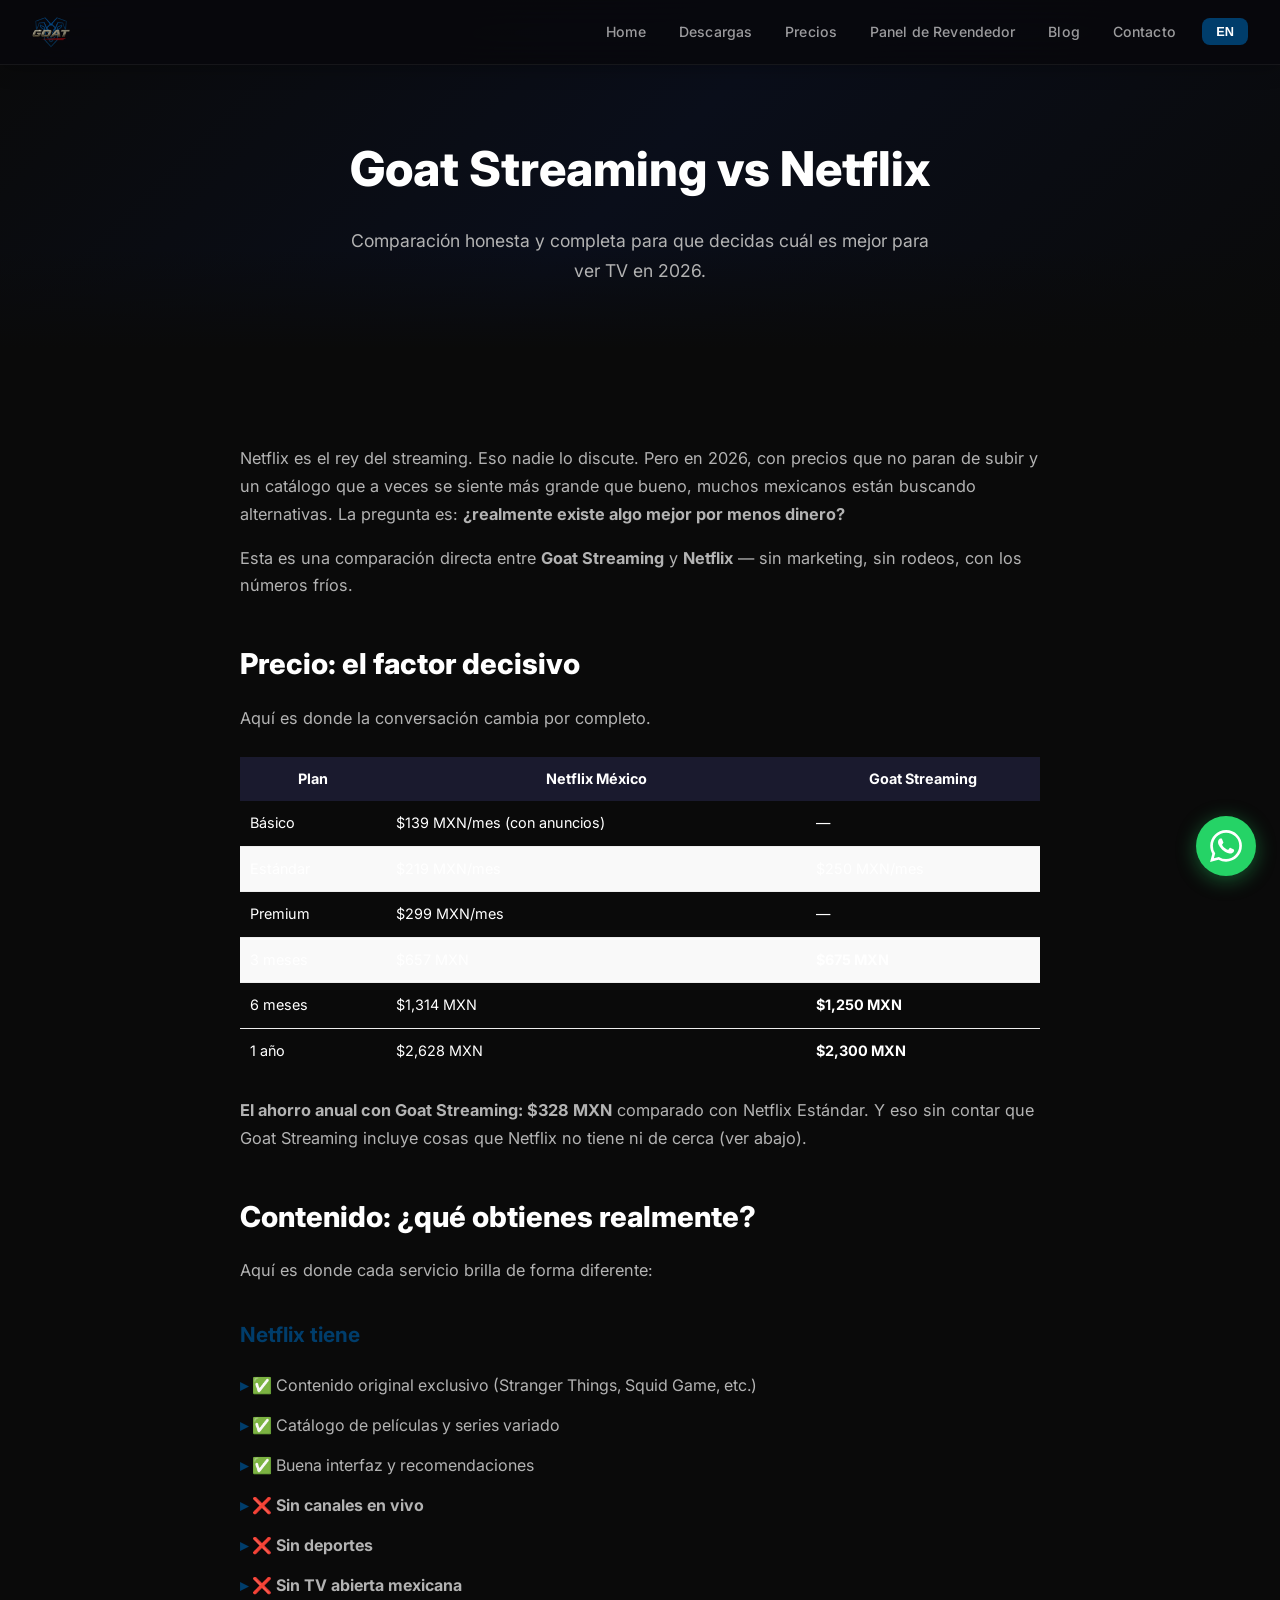
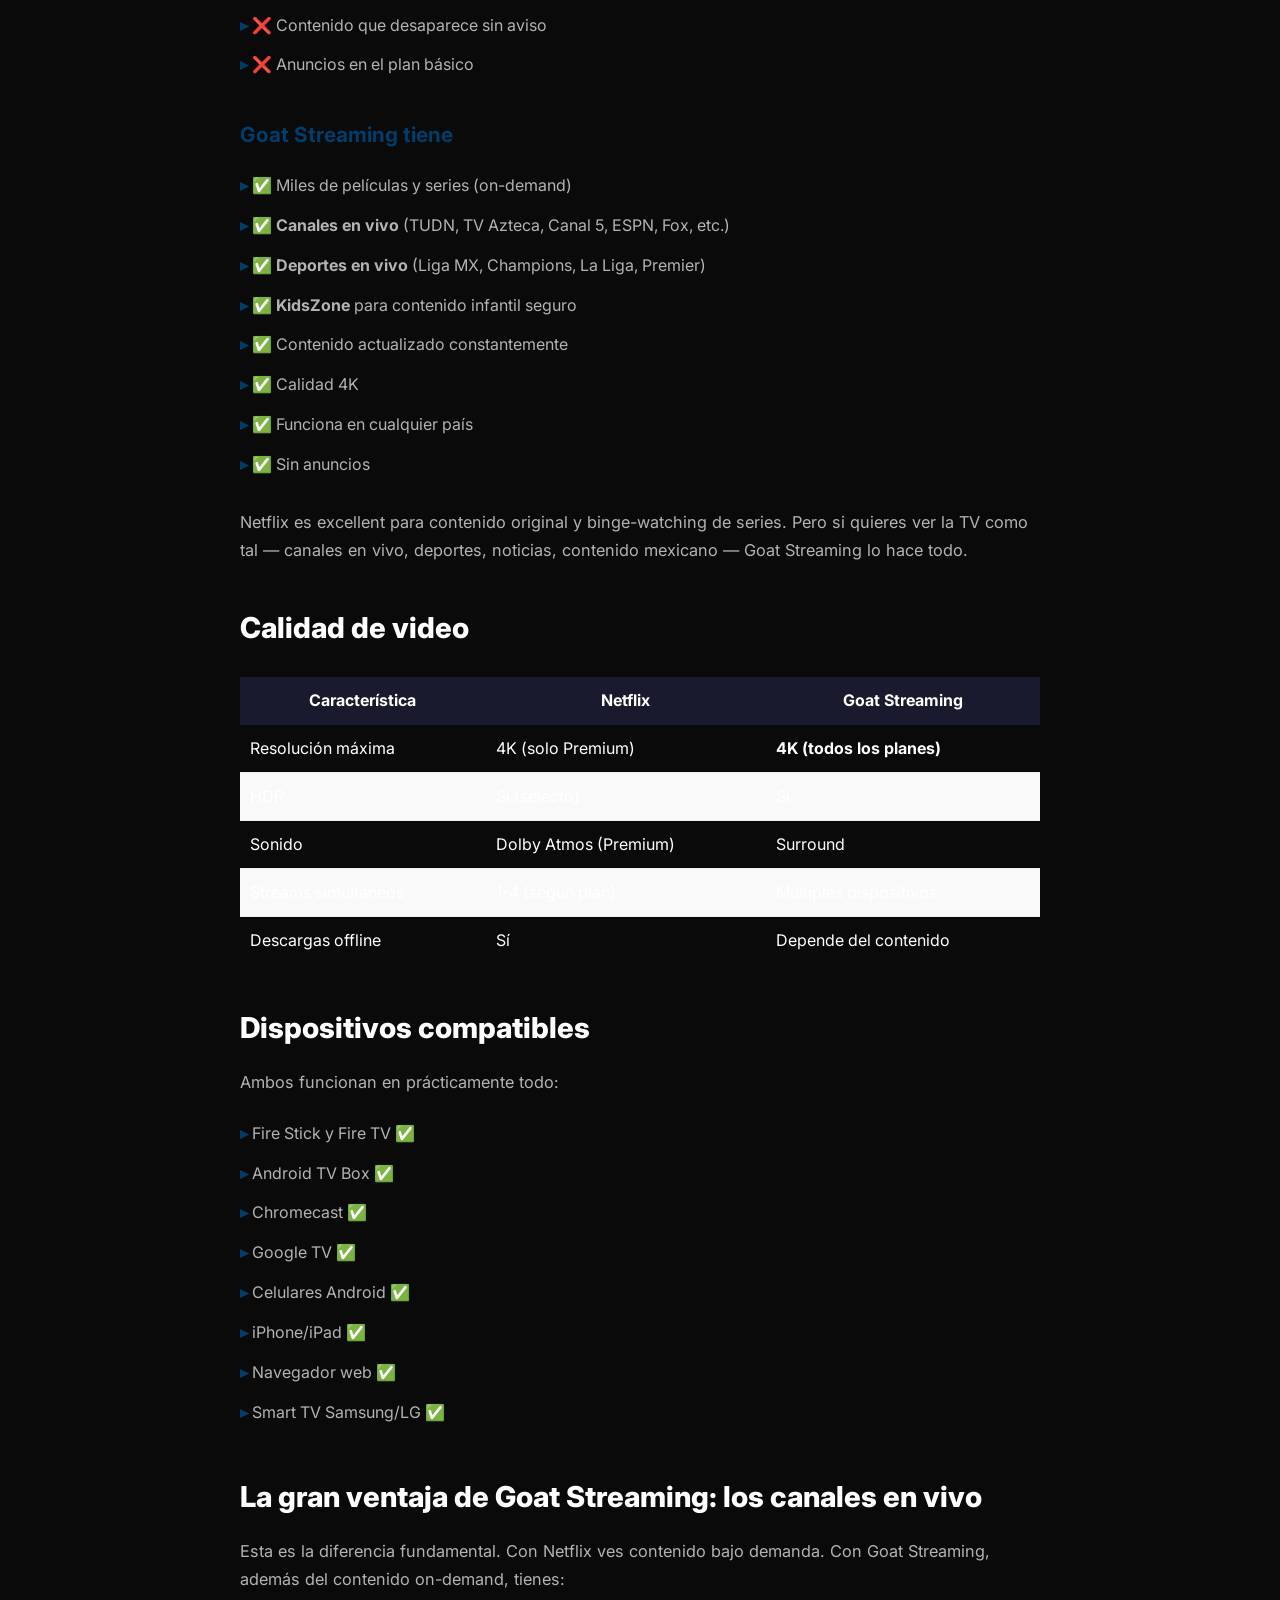
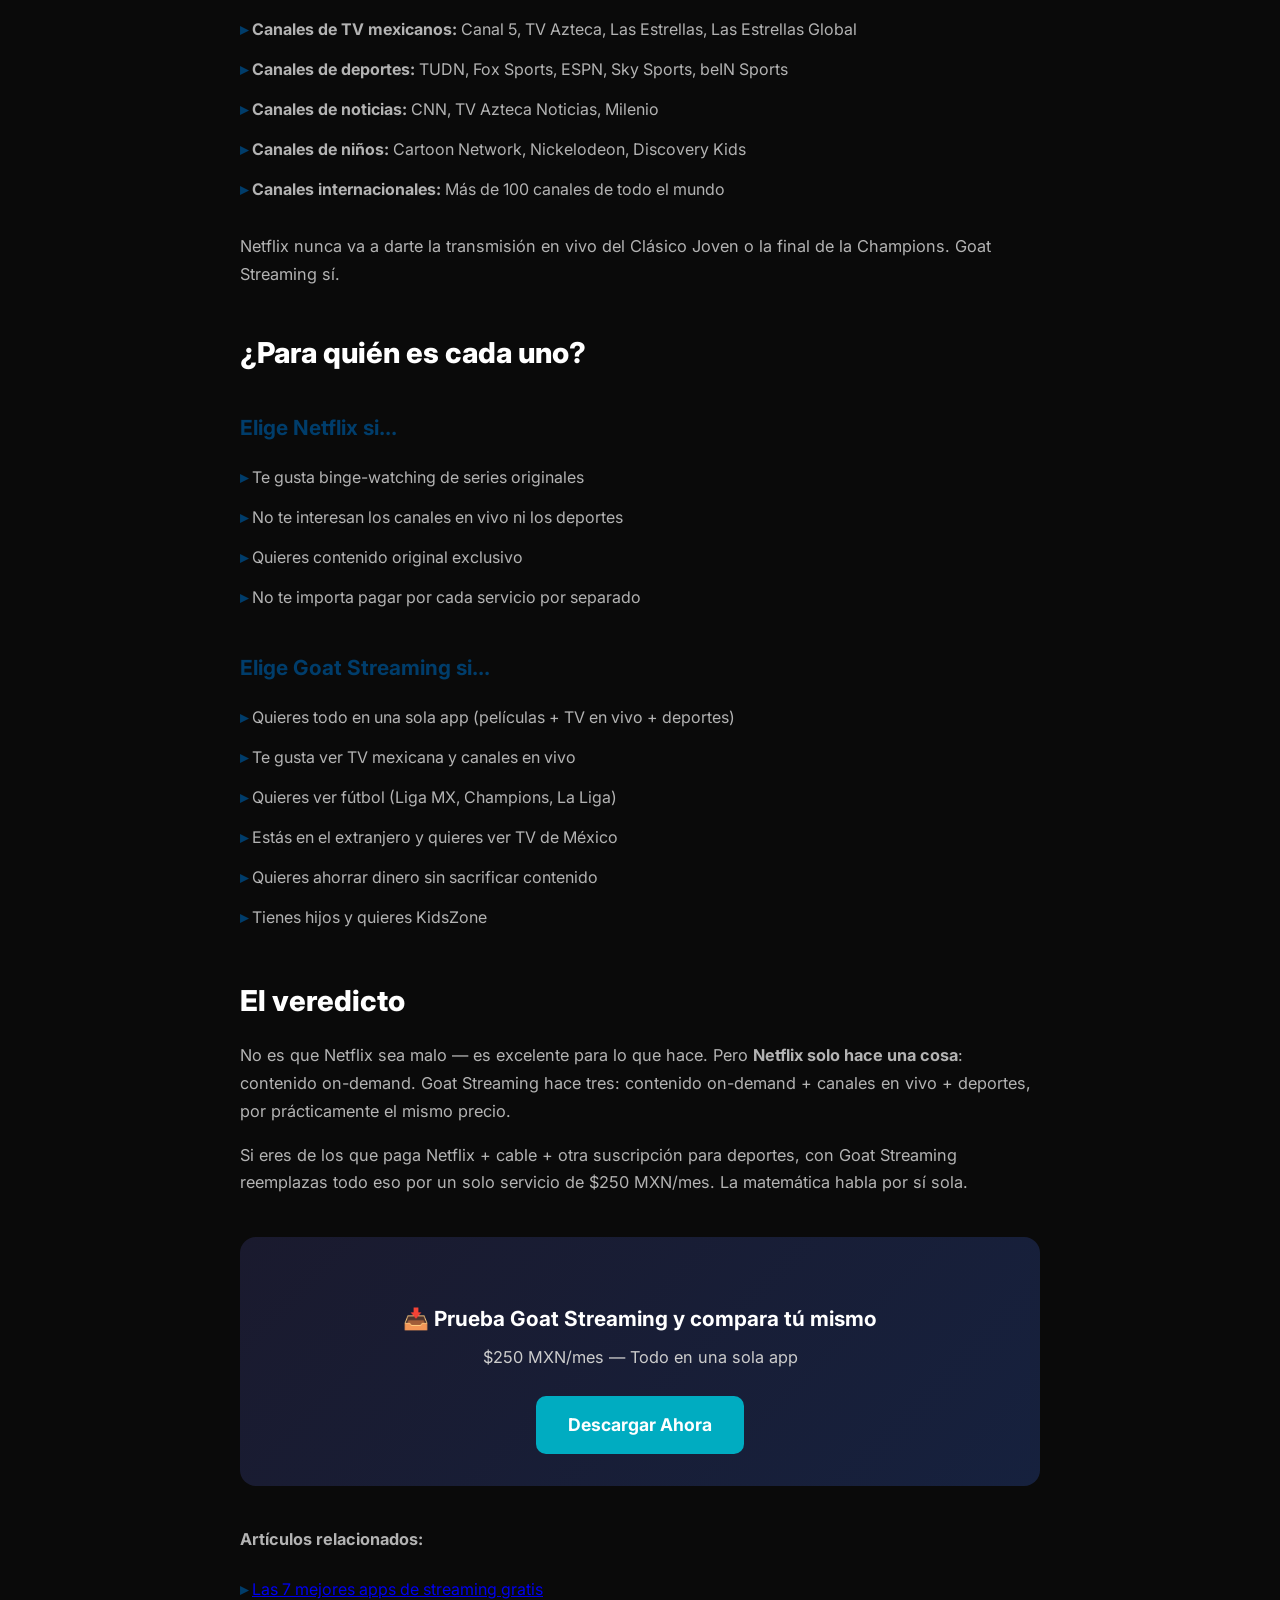
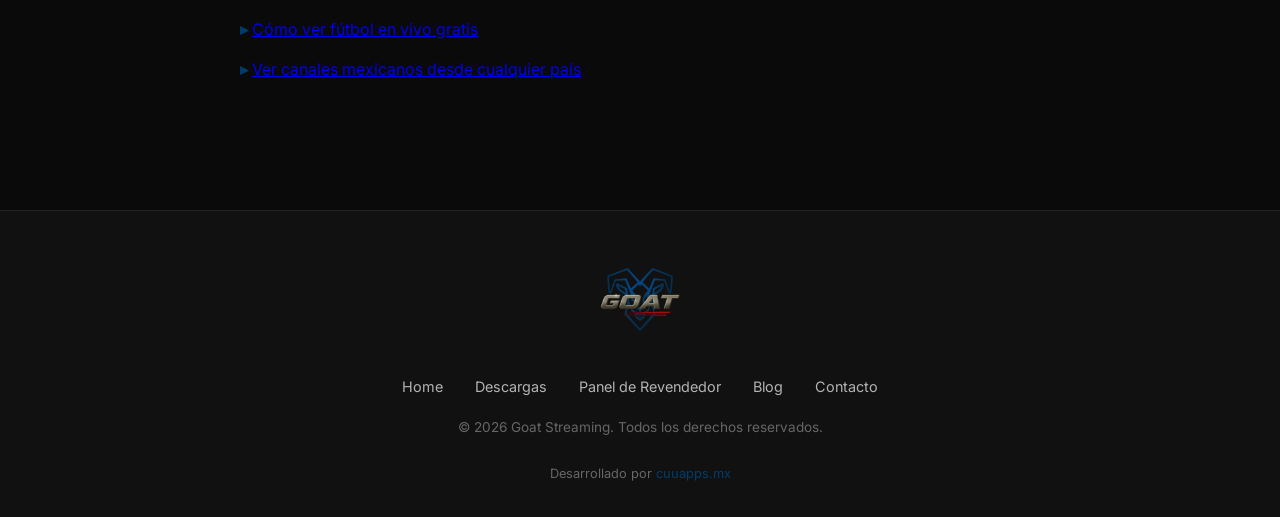
<file: goat-streaming-vs-netflix-2026.html>
<!DOCTYPE html>
<html lang="es">
<head>
  <meta charset="UTF-8">
  <meta name="viewport" content="width=device-width, initial-scale=1.0">
  <title>Goat Streaming vs Netflix: ¿Cuál es mejor para ver TV en 2026? Comparación completa</title>
  <meta name="description" content="[^"]*">
<link rel="alternate" hreflang="es" href="https://www.goatstreaming.tv/goat-streaming-vs-netflix-2026.html">
<link rel="alternate" hreflang="x-default" href="https://www.goatstreaming.tv/goat-streaming-vs-netflix-2026.html">
  <link rel="preconnect" href="https://fonts.googleapis.com">
  <link rel="preconnect" href="https://fonts.gstatic.com" crossorigin>
  <link href="https://fonts.googleapis.com/css2?family=Inter:wght@400;500;600;700;800;900&display=swap" rel="stylesheet">
  <link rel="stylesheet" href="style.css">
  <link rel="icon" href="logo.png">
  <link rel="canonical" href="https://www.www.goatstreaming.tv/goat-streaming-vs-netflix-2026.html">
  <meta property="og:title" content="Goat Streaming vs Netflix: Comparación completa 2026">
  <meta property="og:description" content="Precios, contenido, calidad y más. Descubre por qué Goat Streaming es la alternativa más inteligente a Netflix en México.">
  <meta property="og:url" content="https://www.www.goatstreaming.tv/goat-streaming-vs-netflix-2026.html">
  <meta property="og:type" content="article">
  <meta property="og:image" content="https://www.goatstreaming.tv/og-image.png">
  <meta name="twitter:card" content="summary_large_image">
  <meta name="twitter:title" content="Goat Streaming vs Netflix 2026: Comparación completa">
  <meta name="twitter:description" content="¿Netflix o Goat Streaming? Te damos los números para que decidas.">
  <meta name="twitter:image" content="https://www.goatstreaming.tv/og-image.png">
</head>
<body>

  <nav class="navbar" id="navbar">
  <a href="index.html" class="nav-logo">
    <img src="logo.png" alt="Goat Streaming">
  </a>
  <button class="nav-toggle" onclick="document.querySelector('.nav-links').classList.toggle('open')">☰</button>
  <ul class="nav-links">
    <li><a href="index.html" data-i18="nav_home">Home</a></li>
    <li><a href="descargas.html" data-i18="nav_downloads">Descargas</a></li>
    <li><a href="precios.html" data-i18="nav_pricing">Precios</a></li>
    <li><a href="panel.html" data-i18="nav_panel">Panel de Revendedor</a></li>
    <li><a href="blog.html" data-i18="nav_blog">Blog</a></li>
    <li><a href="contacto.html" data-i18="nav_contact">Contacto</a></li>
  <li><button class="lang-toggle" onclick="toggleLang()" id="langBtn">EN</button></li>
</ul>
</nav>

  <section class="page-hero">
    <h1>Goat Streaming vs Netflix</h1>
    <p>Comparación honesta y completa para que decidas cuál es mejor para ver TV en 2026.</p>
  </section>

  <section class="section">
    <div class="container">
      <div class="blog-content">

        <p>Netflix es el rey del streaming. Eso nadie lo discute. Pero en 2026, con precios que no paran de subir y un catálogo que a veces se siente más grande que bueno, muchos mexicanos están buscando alternativas. La pregunta es: <strong>¿realmente existe algo mejor por menos dinero?</strong></p>
        <p>Esta es una comparación directa entre <strong>Goat Streaming</strong> y <strong>Netflix</strong> — sin marketing, sin rodeos, con los números fríos.</p>

        <h2>Precio: el factor decisivo</h2>
        <p>Aquí es donde la conversación cambia por completo.</p>

        <table style="width:100%;border-collapse:collapse;margin:1.5rem 0;font-size:0.9rem;">
          <thead>
            <tr style="background:#1a1a2e;color:white;">
              <th style="padding:10px;">Plan</th>
              <th style="padding:10px;">Netflix México</th>
              <th style="padding:10px;">Goat Streaming</th>
            </tr>
          </thead>
          <tbody>
            <tr style="border-bottom:1px solid #eee;">
              <td style="padding:10px;">Básico</td>
              <td style="padding:10px;">$139 MXN/mes (con anuncios)</td>
              <td style="padding:10px;">—</td>
            </tr>
            <tr style="border-bottom:1px solid #eee;background:#f9f9f9;">
              <td style="padding:10px;">Estándar</td>
              <td style="padding:10px;">$219 MXN/mes</td>
              <td style="padding:10px;">$250 MXN/mes</td>
            </tr>
            <tr style="border-bottom:1px solid #eee;">
              <td style="padding:10px;">Premium</td>
              <td style="padding:10px;">$299 MXN/mes</td>
              <td style="padding:10px;">—</td>
            </tr>
            <tr style="border-bottom:1px solid #eee;background:#f9f9f9;">
              <td style="padding:10px;">3 meses</td>
              <td style="padding:10px;">$657 MXN</td>
              <td style="padding:10px;"><strong>$675 MXN</strong></td>
            </tr>
            <tr style="border-bottom:1px solid #eee;">
              <td style="padding:10px;">6 meses</td>
              <td style="padding:10px;">$1,314 MXN</td>
              <td style="padding:10px;"><strong>$1,250 MXN</strong></td>
            </tr>
            <tr>
              <td style="padding:10px;">1 año</td>
              <td style="padding:10px;">$2,628 MXN</td>
              <td style="padding:10px;"><strong>$2,300 MXN</strong></td>
            </tr>
          </tbody>
        </table>

        <p><strong>El ahorro anual con Goat Streaming: $328 MXN</strong> comparado con Netflix Estándar. Y eso sin contar que Goat Streaming incluye cosas que Netflix no tiene ni de cerca (ver abajo).</p>

        <h2>Contenido: ¿qué obtienes realmente?</h2>
        <p>Aquí es donde cada servicio brilla de forma diferente:</p>

        <h3>Netflix tiene</h3>
        <ul>
          <li>✅ Contenido original exclusivo (Stranger Things, Squid Game, etc.)</li>
          <li>✅ Catálogo de películas y series variado</li>
          <li>✅ Buena interfaz y recomendaciones</li>
          <li>❌ <strong>Sin canales en vivo</strong></li>
          <li>❌ <strong>Sin deportes</strong></li>
          <li>❌ <strong>Sin TV abierta mexicana</strong></li>
          <li>❌ Contenido que desaparece sin aviso</li>
          <li>❌ Anuncios en el plan básico</li>
        </ul>

        <h3>Goat Streaming tiene</h3>
        <ul>
          <li>✅ Miles de películas y series (on-demand)</li>
          <li>✅ <strong>Canales en vivo</strong> (TUDN, TV Azteca, Canal 5, ESPN, Fox, etc.)</li>
          <li>✅ <strong>Deportes en vivo</strong> (Liga MX, Champions, La Liga, Premier)</li>
          <li>✅ <strong>KidsZone</strong> para contenido infantil seguro</li>
          <li>✅ Contenido actualizado constantemente</li>
          <li>✅ Calidad 4K</li>
          <li>✅ Funciona en cualquier país</li>
          <li>✅ Sin anuncios</li>
        </ul>

        <p>Netflix es excellent para contenido original y binge-watching de series. Pero si quieres ver la TV como tal — canales en vivo, deportes, noticias, contenido mexicano — Goat Streaming lo hace todo.</p>

        <h2>Calidad de video</h2>
        <table style="width:100%;border-collapse:collapse;margin:1.5rem 0;">
          <thead>
            <tr style="background:#1a1a2e;color:white;">
              <th style="padding:10px;">Característica</th>
              <th style="padding:10px;">Netflix</th>
              <th style="padding:10px;">Goat Streaming</th>
            </tr>
          </thead>
          <tbody>
            <tr style="border-bottom:1px solid #eee;">
              <td style="padding:10px;">Resolución máxima</td>
              <td style="padding:10px;">4K (solo Premium)</td>
              <td style="padding:10px;"><strong>4K (todos los planes)</strong></td>
            </tr>
            <tr style="border-bottom:1px solid #eee;background:#f9f9f9;">
              <td style="padding:10px;">HDR</td>
              <td style="padding:10px;">Sí (selecto)</td>
              <td style="padding:10px;">Sí</td>
            </tr>
            <tr style="border-bottom:1px solid #eee;">
              <td style="padding:10px;">Sonido</td>
              <td style="padding:10px;">Dolby Atmos (Premium)</td>
              <td style="padding:10px;">Surround</td>
            </tr>
            <tr style="border-bottom:1px solid #eee;background:#f9f9f9;">
              <td style="padding:10px;">Streams simultáneos</td>
              <td style="padding:10px;">1-4 (según plan)</td>
              <td style="padding:10px;">Múltiples dispositivos</td>
            </tr>
            <tr>
              <td style="padding:10px;">Descargas offline</td>
              <td style="padding:10px;">Sí</td>
              <td style="padding:10px;">Depende del contenido</td>
            </tr>
          </tbody>
        </table>

        <h2>Dispositivos compatibles</h2>
        <p>Ambos funcionan en prácticamente todo:</p>
        <ul>
          <li>Fire Stick y Fire TV ✅</li>
          <li>Android TV Box ✅</li>
          <li>Chromecast ✅</li>
          <li>Google TV ✅</li>
          <li>Celulares Android ✅</li>
          <li>iPhone/iPad ✅</li>
          <li>Navegador web ✅</li>
          <li>Smart TV Samsung/LG ✅</li>
        </ul>

        <h2>La gran ventaja de Goat Streaming: los canales en vivo</h2>
        <p>Esta es la diferencia fundamental. Con Netflix ves contenido bajo demanda. Con Goat Streaming, además del contenido on-demand, tienes:</p>
        <ul>
          <li><strong>Canales de TV mexicanos:</strong> Canal 5, TV Azteca, Las Estrellas, Las Estrellas Global</li>
          <li><strong>Canales de deportes:</strong> TUDN, Fox Sports, ESPN, Sky Sports, beIN Sports</li>
          <li><strong>Canales de noticias:</strong> CNN, TV Azteca Noticias, Milenio</li>
          <li><strong>Canales de niños:</strong> Cartoon Network, Nickelodeon, Discovery Kids</li>
          <li><strong>Canales internacionales:</strong> Más de 100 canales de todo el mundo</li>
        </ul>
        <p>Netflix nunca va a darte la transmisión en vivo del Clásico Joven o la final de la Champions. Goat Streaming sí.</p>

        <h2>¿Para quién es cada uno?</h2>
        <h3>Elige Netflix si...</h3>
        <ul>
          <li>Te gusta binge-watching de series originales</li>
          <li>No te interesan los canales en vivo ni los deportes</li>
          <li>Quieres contenido original exclusivo</li>
          <li>No te importa pagar por cada servicio por separado</li>
        </ul>

        <h3>Elige Goat Streaming si...</h3>
        <ul>
          <li>Quieres todo en una sola app (películas + TV en vivo + deportes)</li>
          <li>Te gusta ver TV mexicana y canales en vivo</li>
          <li>Quieres ver fútbol (Liga MX, Champions, La Liga)</li>
          <li>Estás en el extranjero y quieres ver TV de México</li>
          <li>Quieres ahorrar dinero sin sacrificar contenido</li>
          <li>Tienes hijos y quieres KidsZone</li>
        </ul>

        <h2>El veredicto</h2>
        <p>No es que Netflix sea malo — es excelente para lo que hace. Pero <strong>Netflix solo hace una cosa</strong>: contenido on-demand. Goat Streaming hace tres: contenido on-demand + canales en vivo + deportes, por prácticamente el mismo precio.</p>
        <p>Si eres de los que paga Netflix + cable + otra suscripción para deportes, con Goat Streaming reemplazas todo eso por un solo servicio de $250 MXN/mes. La matemática habla por sí sola.</p>

        <div style="text-align:center;margin:2.5rem 0;padding:2rem;background:linear-gradient(135deg,#1a1a2e,#16213e);border-radius:16px;">
          <h3 style="color:white;margin-bottom:0.5rem;">📥 Prueba Goat Streaming y compara tú mismo</h3>
          <p style="color:#ccc;margin-bottom:1.5rem;">$250 MXN/mes — Todo en una sola app</p>
          <a href="descargas.html" style="display:inline-block;padding:14px 32px;background:#00acc1;color:white;text-decoration:none;border-radius:10px;font-weight:700;font-size:1.1rem;">Descargar Ahora</a>
        </div>

        <p style="margin-top:2rem;"><strong>Artículos relacionados:</strong></p>
        <ul>
          <li><a href="mejores-apps-streaming-gratis-2026.html">Las 7 mejores apps de streaming gratis</a></li>
          <li><a href="como-ver-futbol-en-vivo-gratis.html">Cómo ver fútbol en vivo gratis</a></li>
          <li><a href="como-ver-canales-mexicanos-desde-cualquier-pais.html">Ver canales mexicanos desde cualquier país</a></li>
        </ul>

      </div>
    </div>
  </section>

  <footer class="footer">
    <div class="footer-brand">
      <img src="logo.png" alt="Goat Streaming" class="footer-logo">
    </div>
    <div class="footer-links">
      <a href="index.html">Home</a>
      <a href="descargas.html">Descargas</a>
      <a href="panel.html">Panel de Revendedor</a>
      <a href="blog.html">Blog</a>
      <a href="contacto.html">Contacto</a>
    </div>
    <p>© 2026 Goat Streaming. Todos los derechos reservados.</p>
    <p class="footer-credit">Desarrollado por <a href="https://cuuapps.mx" target="_blank" rel="noopener">cuuapps.mx</a></p>
  </footer>

  <a href="https://wa.me/526441076718" class="whatsapp-float" aria-label="WhatsApp">
    <svg viewBox="0 0 24 24"><path d="M17.472 14.382c-.297-.149-1.758-.867-2.03-.967-.273-.099-.471-.148-.67.15-.197.297-.767.966-.94 1.164-.173.199-.347.223-.644.075-.297-.15-1.255-.463-2.39-1.475-.883-.788-1.48-1.761-1.653-2.059-.173-.297-.018-.458.13-.606.134-.133.298-.347.446-.52.149-.174.198-.298.298-.497.099-.198.05-.371-.025-.52-.075-.149-.669-1.612-.916-2.207-.242-.579-.487-.5-.669-.51-.173-.008-.371-.01-.57-.01-.198 0-.52.074-.792.372-.272.297-1.04 1.016-1.04 2.479 0 1.462 1.065 2.875 1.213 3.074.149.198 2.096 3.2 5.077 4.487.709.306 1.262.489 1.694.625.712.227 1.36.195 1.871.118.571-.085 1.758-.719 2.006-1.413.248-.694.248-1.289.173-1.413-.074-.124-.272-.198-.57-.347m-5.421 7.403h-.004a9.87 9.87 0 01-5.031-1.378l-.361-.214-3.741.982.998-3.648-.235-.374a9.86 9.86 0 01-1.51-5.26c.001-5.45 4.436-9.884 9.888-9.884 2.64 0 5.122 1.03 6.988 2.898a9.825 9.825 0 012.893 6.994c-.003 5.45-4.437 9.884-9.885 9.884m8.413-18.297A11.815 11.815 0 0012.05 0C5.495 0 .16 5.335.157 11.892c0 2.096.547 4.142 1.588 5.945L.057 24l6.305-1.654a11.882 11.882 0 005.683 1.448h.005c6.554 0 11.89-5.335 11.893-11.893a11.821 11.821 0 00-3.48-8.413z"/></svg>
  </a>

  <script>
    window.addEventListener('scroll', () => {
      document.getElementById('navbar').classList.toggle('scrolled', window.scrollY > 50);
    });
    document.getElementById('navToggle').addEventListener('click', () => {
      document.getElementById('navLinks').classList.toggle('open');
    });
    const observer = new IntersectionObserver((entries) => {
      entries.forEach((entry, i) => {
        if (entry.isIntersecting) {
          setTimeout(() => entry.target.classList.add('visible'), i * 100);
          observer.unobserve(entry);
        }
      });
    }, { threshold: 0.1 });
    document.querySelectorAll('.animate-on-scroll').forEach(el => observer.observe(el));
  </script>


  
  
    <script>
// Universal translation engine for Goat Streaming pages
var translations = {
  es: {
    nav_home: "Home", nav_downloads: "Descargas", nav_pricing: "Precios",
    nav_panel: "Panel de Revendedor", nav_blog: "Blog", nav_contact: "Contacto",
  },
  en: {
    nav_home: "Home", nav_downloads: "Downloads", nav_pricing: "Pricing",
    nav_panel: "Reseller Panel", nav_blog: "Blog", nav_contact: "Contact",
  }
};

var _txt = {}; // stores original Spanish text
var _lang = localStorage.getItem('goat-lang') || 'es';

// Spanish->English lookup
var SP_TO_EN = {
  'Descargas': 'Downloads',
  'Precios': 'Pricing',
  'Panel de Revendedor': 'Reseller Panel',
  'Contacto': 'Contact',
  'Blog': 'Blog',
  'Todos los derechos reservados': 'All rights reserved.',
  'Desarrollado por': 'Developed by',
  '© 2026 Goat Streaming. Todos los derechos reservados.': '© 2026 Goat Streaming. All rights reserved.',
};

// English->Spanish lookup
var EN_TO_SP = {v: k for k, v in SP_TO_EN.items()};
EN_TO_SP['All rights reserved.'] = 'Todos los derechos reservados.';

// Quick tag translators
var TAG_TRANS = {
  'en': {
    'h1': {},
    'h2': {},
    'h3': {},
    'p': {},
    'li': {},
    'td': {},
    'th': {},
  },
  'es': {
    'h1': {},
    'h2': {},
    'h3': {},
    'p': {},
    'li': {},
    'td': {},
    'th': {},
  }
};

// Common page-specific translations
var PAGE_TRANS = {
  'es': {
    // ---- DESCARGAS ----
    'Goat Streaming - Descargar en Fire TV Stick': 'Goat Streaming - Download on Fire TV Stick',
    'Guía completa para instalar Goat Streaming en tu Fire TV Stick con códigos de descarga.': 'Complete guide to install Goat Streaming on your Fire TV Stick with download codes.',
    '¿Es seguro descargar Goat Streaming?': 'Is it safe to download Goat Streaming?',
    '¿Qué hago si Downloader no encuentra el código?': 'What if Downloader cannot find the code?',
    '¿Puedo instalar Goat Streaming en mi teléfono Android?': 'Can I install Goat Streaming on my Android phone?',
    '¿Cuánto tiempo tarda la activación?': 'How long does activation take?',
    'Sí, Goat Streaming es completamente seguro. Descárgalo únicamente usando el código oficial proporcionado (1911324) a través de la app Downloader en tu Fire TV Stick.': 'Yes, Goat Streaming is completely safe. Download it only using the official code (1911324) through the Downloader app on your Fire TV Stick.',
    'Si el código no funciona, contáctanos por WhatsApp y te proporcionaremos un enlace directo alternativo.': 'If the code does not work, contact us via WhatsApp and we will provide an alternative direct link.',
    'Sí, Goat Streaming es compatible con cualquier dispositivo Android. Contáctanos por WhatsApp para recibir el enlace de descarga directa para Android.': 'Yes, Goat Streaming is compatible with any Android device. Contact us via WhatsApp to receive the direct download link for Android.',
    'La activación se realiza en minutos durante nuestro horario de atención (Lunes a Sábado de 8 am a 10 pm y Domingos de 9 am a 6 pm, hora centro de México).': 'Activation is done in minutes during our business hours (Monday to Saturday 8am to 10pm and Sundays 9am to 6pm, Mexico City time).',
    '¿Listo para empezar?': 'Ready to get started?',
    'Contacta con nosotros y te ayudamos con la instalación.': 'Contact us and we will help you with the installation.',
    'Contactar Soporte': 'Contact Support',
    // ---- CONTACTO ----
    'Contacto y Soporte Goat Streaming': 'Goat Streaming Contact & Support',
    'Asistencia personalizada para activación, dudas y soporte técnico. Estamos aquí para ayudarte.': 'Personalized assistance for activation, questions and technical support. We are here to help you.',
    'La forma más rápida de contactarnos. Te respondemos en minutos durante nuestro horario de atención.': 'The fastest way to reach us. We respond in minutes during our business hours.',
    'Escribir por WhatsApp': 'Write via WhatsApp',
    'Soporte Técnico': 'Technical Support',
    '¿Problemas con la instalación o activación? Nuestro equipo te guía paso a paso para que disfrutes de Goat Streaming sin complicaciones.': 'Problems with installation or activation? Our team guides you step by step so you can enjoy Goat Streaming without complications.',
    '✓ Ayuda con instalación': '✓ Installation help',
    '✓ Activación de cuentas': '✓ Account activation',
    '✓ Resolución de errores': '✓ Error resolution',
    '✓ Configuración de dispositivos': '✓ Device configuration',
    '🕐 Horario de Atención': '🕐 Business Hours',
    'Lunes a Sábado: 8:00 am a 10:00 pm': 'Monday to Saturday: 8:00 am to 10:00 pm',
    'Domingos: 9:00 am a 6:00 pm': 'Sundays: 9:00 am to 6:00 pm',
    'Hora centro de México (CST)': 'Mexico City time (CST)',
    'Guía Rápida': 'Quick Guide',
    '¿Qué información enviar?': 'What information to send?',
    'Para una atención más rápida, incluye esta información al contactarnos:': 'For faster service, include this information when contacting us:',
    'Para Activación': 'For Activation',
    'Envía tu nombre + foto del código de activación que aparece en pantalla con el texto "GoatPrueba".': 'Send your name + photo of the activation code shown on screen with the text "GoatPrueba".',
    'Para Suscripción': 'For Subscription',
    'Indica el plan elegido (1, 3, 6 o 12 meses) y tu método de pago preferido. Te enviaremos los datos.': 'Indicate the chosen plan (1, 3, 6 or 12 months) and your preferred payment method. We will send you the details.',
    'Para Soporte': 'For Support',
    'Describe el problema con detalle. Indica qué dispositivo usas y si es posible envía capturas de pantalla.': 'Describe the problem in detail. Indicate which device you use and send screenshots if possible.',
    '¿Primera vez en Goat Streaming?': 'First time at Goat Streaming?',
    'Descarga la app y solicita tu prueba gratuita de 24 horas.': 'Download the app and request your free 24-hour trial.',
    'Ver Guía de Descarga': 'See Download Guide',
    'Ver Planes': 'See Plans',
    // ---- BLOG ----
    'Ver TV Online con Goat Streaming': 'Watch TV Online with Goat Streaming',
    'Todo lo que necesitas saber sobre streaming, TV online y cómo Goat Streaming transforma tu experiencia de entretenimiento.': 'Everything you need to know about streaming, online TV and how Goat Streaming transforms your entertainment experience.',
    'Artículos del Blog': 'Blog Articles',
    '¿Por qué elegir ver TV online?': 'Why choose watching TV online?',
    'La televisión ha evolucionado. Ya no necesitas estar pegado a un horario fijo o pagar por paquetes de cable con canales que no ves.': 'Television has evolved. You no longer need to be glued to a fixed schedule or pay for cable packages with channels you never watch.',
    'Ver TV online te da la libertad de elegir qué, cuándo y dónde ver.': 'Watching TV online gives you the freedom to choose what, when and where to watch.',
    'Con plataformas como Goat Streaming, accedes a contenido en vivo y bajo demanda con la calidad que mereces: HD y 4K.': 'With platforms like Goat Streaming, you access live and on-demand content with the quality you deserve: HD and 4K.',
    'Ventajas de ver TV online con Goat Streaming': 'Advantages of watching TV online with Goat Streaming',
    'Libertad total: Mira lo que quieras, cuando quieras, sin horarios fijos.': 'Total freedom: Watch what you want, when you want, no fixed schedules.',
    'Calidad superior: Disfruta de tus películas y series favoritas en HD y 4K.': 'Superior quality: Enjoy your favorite movies and series in HD and 4K.',
    'Portabilidad: Lleva tu entretenimiento a donde vayas, compatible con múltiples dispositivos.': 'Portability: Take your entertainment with you, compatible with multiple devices.',
    'Ahorro significativo: Planes accesibles sin contratos forzosos ni sorpresas.': 'Significant savings: Affordable plans without forced contracts or surprises.',
    'Contenido para todos: Desde películas de estreno hasta contenido infantil en KidsZone.': 'Content for everyone: From blockbuster movies to children content in KidsZone.',
    '¿Cómo funciona Goat Streaming?': 'How does Goat Streaming work?',
    'Goat Streaming es una aplicación de streaming que combina lo mejor de la televisión en vivo con el catálogo on-demand.': 'Goat Streaming is a streaming application that combines the best of live TV with the on-demand catalog.',
    'Una vez instalada en tu dispositivo compatible, accedes a:': 'Once installed on your compatible device, you access:',
    'Thousands of movies and series in HD and 4K': 'Miles de películas y series en HD y 4K',
    'Pasos para empezar con Goat Streaming': 'Steps to get started with Goat Streaming',
    'Comenzar con Goat Streaming es sencillo y toma solo unos minutos:': 'Getting started with Goat Streaming is easy and takes just a few minutes:',
    'Descarga la app': 'Download the app',
    'Solicita tu activación': 'Request your activation',
    'Prueba gratis por 24 horas': 'Free 24-hour trial',
    'Elige tu plan': 'Choose your plan',
    '¿Listo para probar Goat Streaming?': 'Ready to try Goat Streaming?',
    'Descarga ahora y disfruta de 24 horas de cortesía gratis.': 'Download now and enjoy 24 hours of free courtesy.',
    'Descargar Ahora': 'Download Now',
    'Contactar Soporte': 'Contact Support',
    // ---- PANEL ----
    'Genera Ingresos': 'Earn Income',
    'Panel GoatStreaming': 'GoatStreaming Panel',
    'El Panel de Revendedor es una herramienta exclusiva para personas interesadas en generar ingresos como distribuidores.': 'The Reseller Panel is an exclusive tool for people interested in earning income as distributors.',
    'Planes y Precios del Panel de Revendedor': 'Reseller Panel Plans and Pricing',
    '💰 Planes y Precios': '💰 Plans and Pricing',
    '📋 Lista para Revendedores': '📋 List for Resellers',
    '⚠️ Para proteger la red de revendedores, no está permitido vender por debajo de este precio.': '⚠️ To protect the reseller network, selling below this price is not allowed.',
    'Precio Mínimo de Reventa': 'Minimum Resale Price',
    '⚙️ ¿Cómo Funciona?': '⚙️ How It Works?',
    '¿Cómo Funciona el Panel de Revendedor?': 'How Does the Reseller Panel Work?',
    '🔧 Funciones Principales': '🔧 Main Functions',
    'Funciones Principales del Panel de Revendedor': 'Main Reseller Panel Functions',
    'Activar Nuevos Clientes': 'Activate New Clients',
    'Renovar Cuentas Vencidas': 'Renew Expired Accounts',
    'Gestionar Fechas de Corte': 'Manage Cutoff Dates',
    'Crear Demos': 'Create Demos',
    'Acceso 24/7': '24/7 Access',
    '✅ Ventajas': '✅ Advantages',
    'Ventajas de Usar el Panel de Revendedor': 'Advantages of Using the Reseller Panel',
    '🚀 Comienza Ahora': '🚀 Get Started Now',
    '¿Listo para generar ingresos?': 'Ready to generate income?',
    'Contáctanos por WhatsApp y comienza a distribuir GoatStreaming hoy mismo.': 'Contact us via WhatsApp and start distributing GoatStreaming today.',
    '💬 Contactar por WhatsApp': '💬 Contact via WhatsApp',
    // ---- PROPUESTA ----
    'Propuesta de Marketing': 'Marketing Proposal',
    'Dr. Emmanuel Vélez — Ginecología y Obstetricia': 'Dr. Emmanuel Vélez — Gynecology and Obstetrics',
    '1. Página Web Profesional': '1. Professional Website',
    '2. Publicidad — Directorio Médico': '2. Advertising — Medical Directory',
    '3. Publicidad — Revista Chihuahua es tuyo': '3. Advertising — Chihuahua es tuyo Magazine',
    '💰 Inversión Total': '💰 Total Investment',
    '📅 Timeline Estimado': '📅 Estimated Timeline',
    '¿Por qué una página web profesional?': 'Why a professional website?',
    'Siguiente Paso': 'Next Step',
    // ---- INSTALL ----
    'Instalar Goat Streaming en Fire Stick': 'Install Goat Streaming on Fire Stick',
    'Guía paso a paso para tener Goat Streaming funcionando en tu Amazon Fire TV en menos de 5 minutos.': 'Step-by-step guide to get Goat Streaming running on your Amazon Fire TV in under 5 minutes.',
    // ---- CANALES ----
    'Ver Canales Mexicanos Desde Cualquier País': 'Watch Mexican Channels from Any Country',
    'Guía 2026 para mexicanos en el extranjero: cómo ver Canal 5, TV Azteca, Las Estrellas y más sin restricciones geográficas.': '2026 guide for Mexicans abroad: how to watch Canal 5, TV Azteca, Las Estrellas and more without geographic restrictions.',
    // ---- FUTBOL ----
    'Ver Fútbol en Vivo Gratis': 'Watch Live Soccer for Free',
    'Guía 2026 para ver Liga MX, Champions, La Liga y más desde tu celular, tablet o TV sin pagar cable.': '2026 guide to watch Liga MX, Champions, La Liga and more from your phone, tablet or TV without paying for cable.',
    // ---- SERIES ----
    'Goat Streaming: Series y Películas Actuales': 'Goat Streaming: Current Series & Movies',
    'Todo el contenido que quieres ver, cuando quieres verlo, en HD y 4K.': 'All the content you want to watch, when you want to watch it, in HD and 4K.',
    // ---- VS NETFLIX ----
    'Goat Streaming vs Netflix': 'Goat Streaming vs Netflix',
    'Comparación honesta y completa para que decidas cuál es mejor para ver TV en 2026.': 'Honest and complete comparison to help you decide which is better for watching TV in 2026.',
    // ---- MEJORES APPS ----
    'Las 7 Mejores Apps de Streaming Gratis en 2026': 'The 7 Best Free Streaming Apps in 2026',
    'Comparamos calidad, contenido, precios y experiencia de usuario para que elijas la mejor opción.': 'We compare quality, content, prices and user experience so you choose the best option.',
  },
  'en': {
    // English texts (for reverse translation)
  }
};

// Build EN_TO_SP from PAGE_TRANS.es
for (var k in PAGE_TRANS.es) {
  EN_TO_SP[PAGE_TRANS.es[k]] = k;
}

function toggleLang() {
  var btn = document.getElementById('langBtn');
  if (!btn) return;
  _lang = _lang === 'es' ? 'en' : 'es';
  localStorage.setItem('goat-lang', _lang);
  btn.textContent = _lang === 'es' ? 'EN' : 'ES';
  applyTranslations(_lang);
}

function applyTranslations(lang) {
  // 1. Navbar data-i18
  document.querySelectorAll('[data-i18]').forEach(function(el) {
    var k = el.getAttribute('data-i18');
    var t = translations[lang];
    if (t && t[k]) el.textContent = t[k];
  });

  // 2. Translate by text matching
  var map = lang === 'en' ? PAGE_TRANS.es : EN_TO_SP;
  var allEls = document.querySelectorAll('h1,h2,h3,h4,p,li,td,th,span,button');
  allEls.forEach(function(el) {
    var txt = el.textContent.trim();
    if (!txt) return;
    if (map[txt] !== undefined) {
      _txt[txt] = _txt[txt] || txt;
      el.textContent = map[txt];
    }
  });

  // 3. Footer links
  if (lang === 'en') {
    document.querySelectorAll('footer a').forEach(function(a) {
      var t = a.textContent.trim();
      if (SP_TO_EN[t]) {
        _txt[a.href + '_fa'] = _txt[a.href + '_fa'] || t;
        a.textContent = SP_TO_EN[t];
      }
    });
    var cp = document.querySelector('footer p');
    if (cp && cp.textContent.indexOf('Todos') >= 0) {
      _txt['_copy'] = cp.textContent;
      cp.textContent = '© 2026 Goat Streaming. All rights reserved.';
    }
    var fc = document.querySelector('.footer-credit');
    if (fc && fc.textContent.indexOf('Desarrollado') >= 0) {
      _txt['_credit'] = fc.textContent;
      fc.innerHTML = 'Developed by <a href="https://cuuapps.mx" target="_blank" rel="noopener">cuuapps.mx</a>';
    }
  } else {
    document.querySelectorAll('footer a').forEach(function(a) {
      var key = a.href + '_fa';
      if (_txt[key]) a.textContent = _txt[key];
    });
    var cp = document.querySelector('footer p');
    if (cp && _txt['_copy']) cp.textContent = _txt['_copy'];
    var fc = document.querySelector('.footer-credit');
    if (fc && _txt['_credit']) fc.innerHTML = _txt['_credit'];
  }
}

// Init
var btn = document.getElementById('langBtn');
if (btn) btn.textContent = _lang === 'es' ? 'EN' : 'ES';
applyTranslations(_lang);
</script>

</body>
</html>
</file>
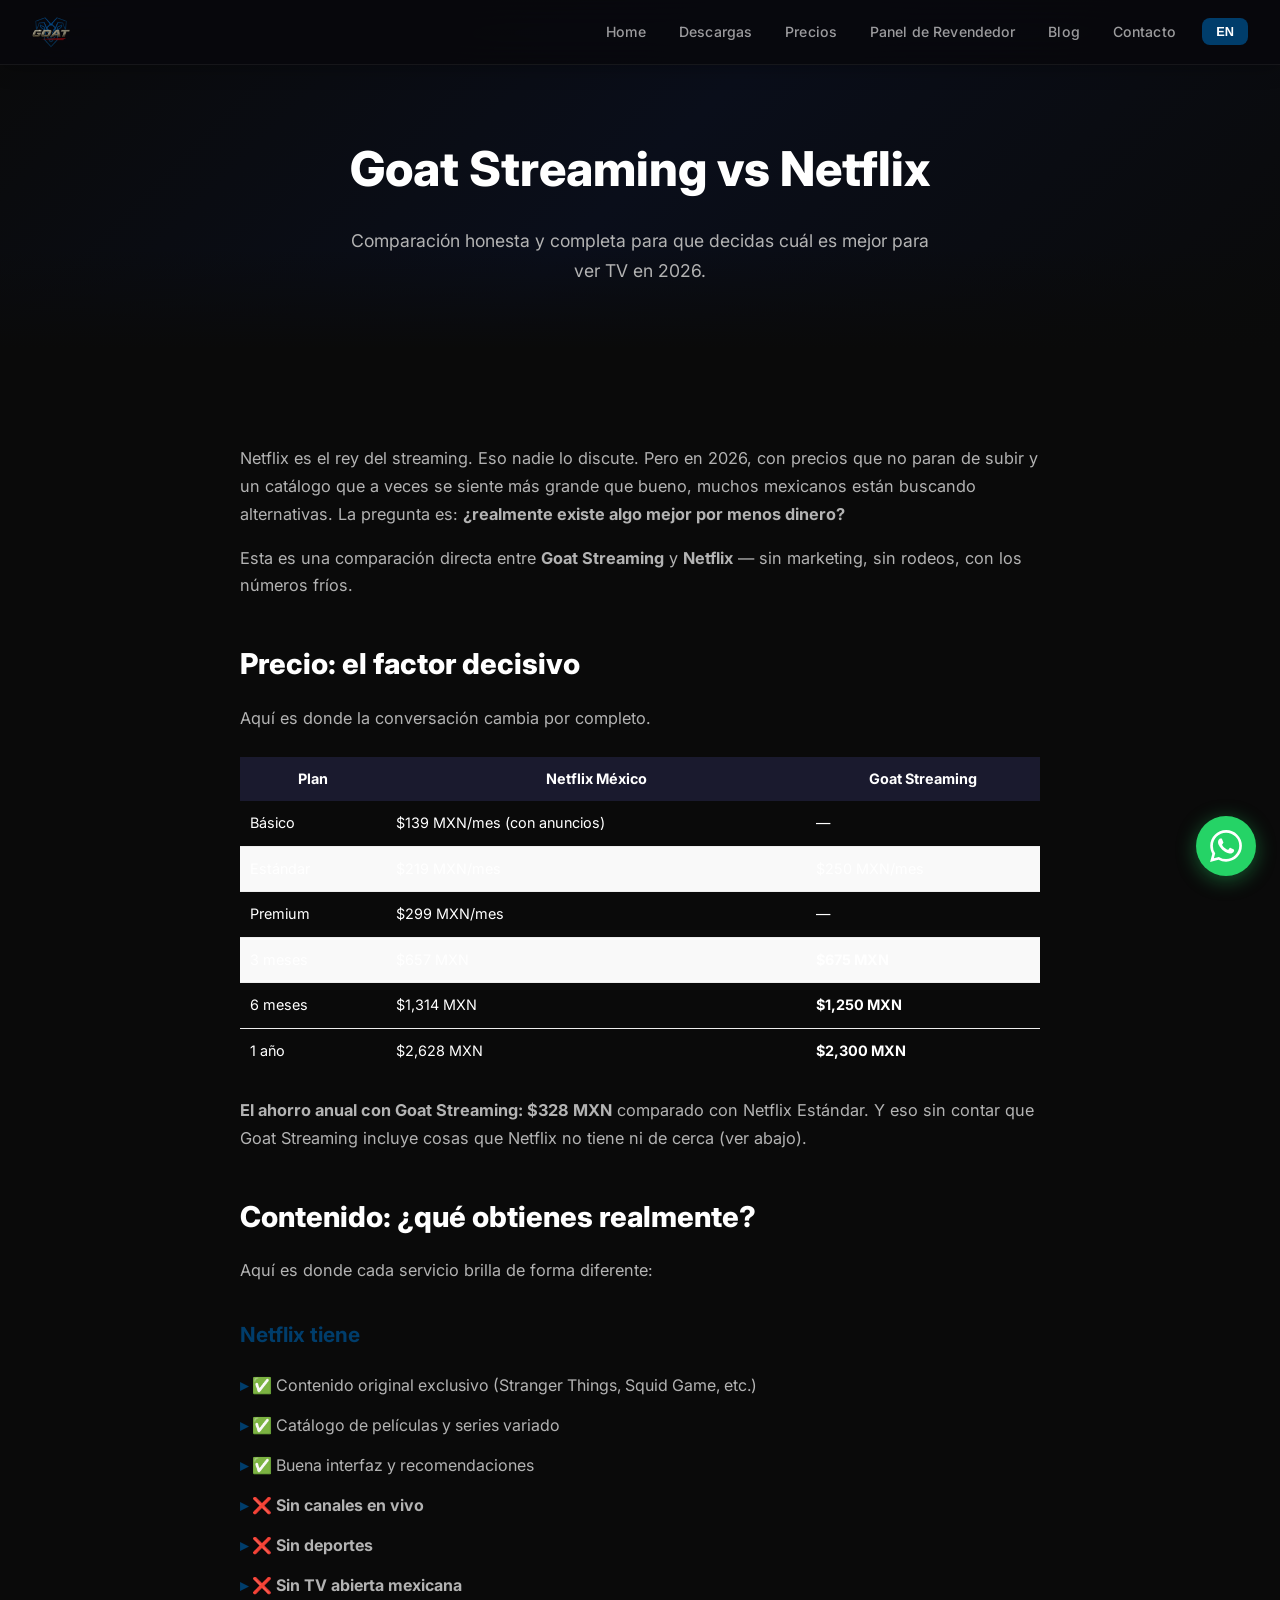
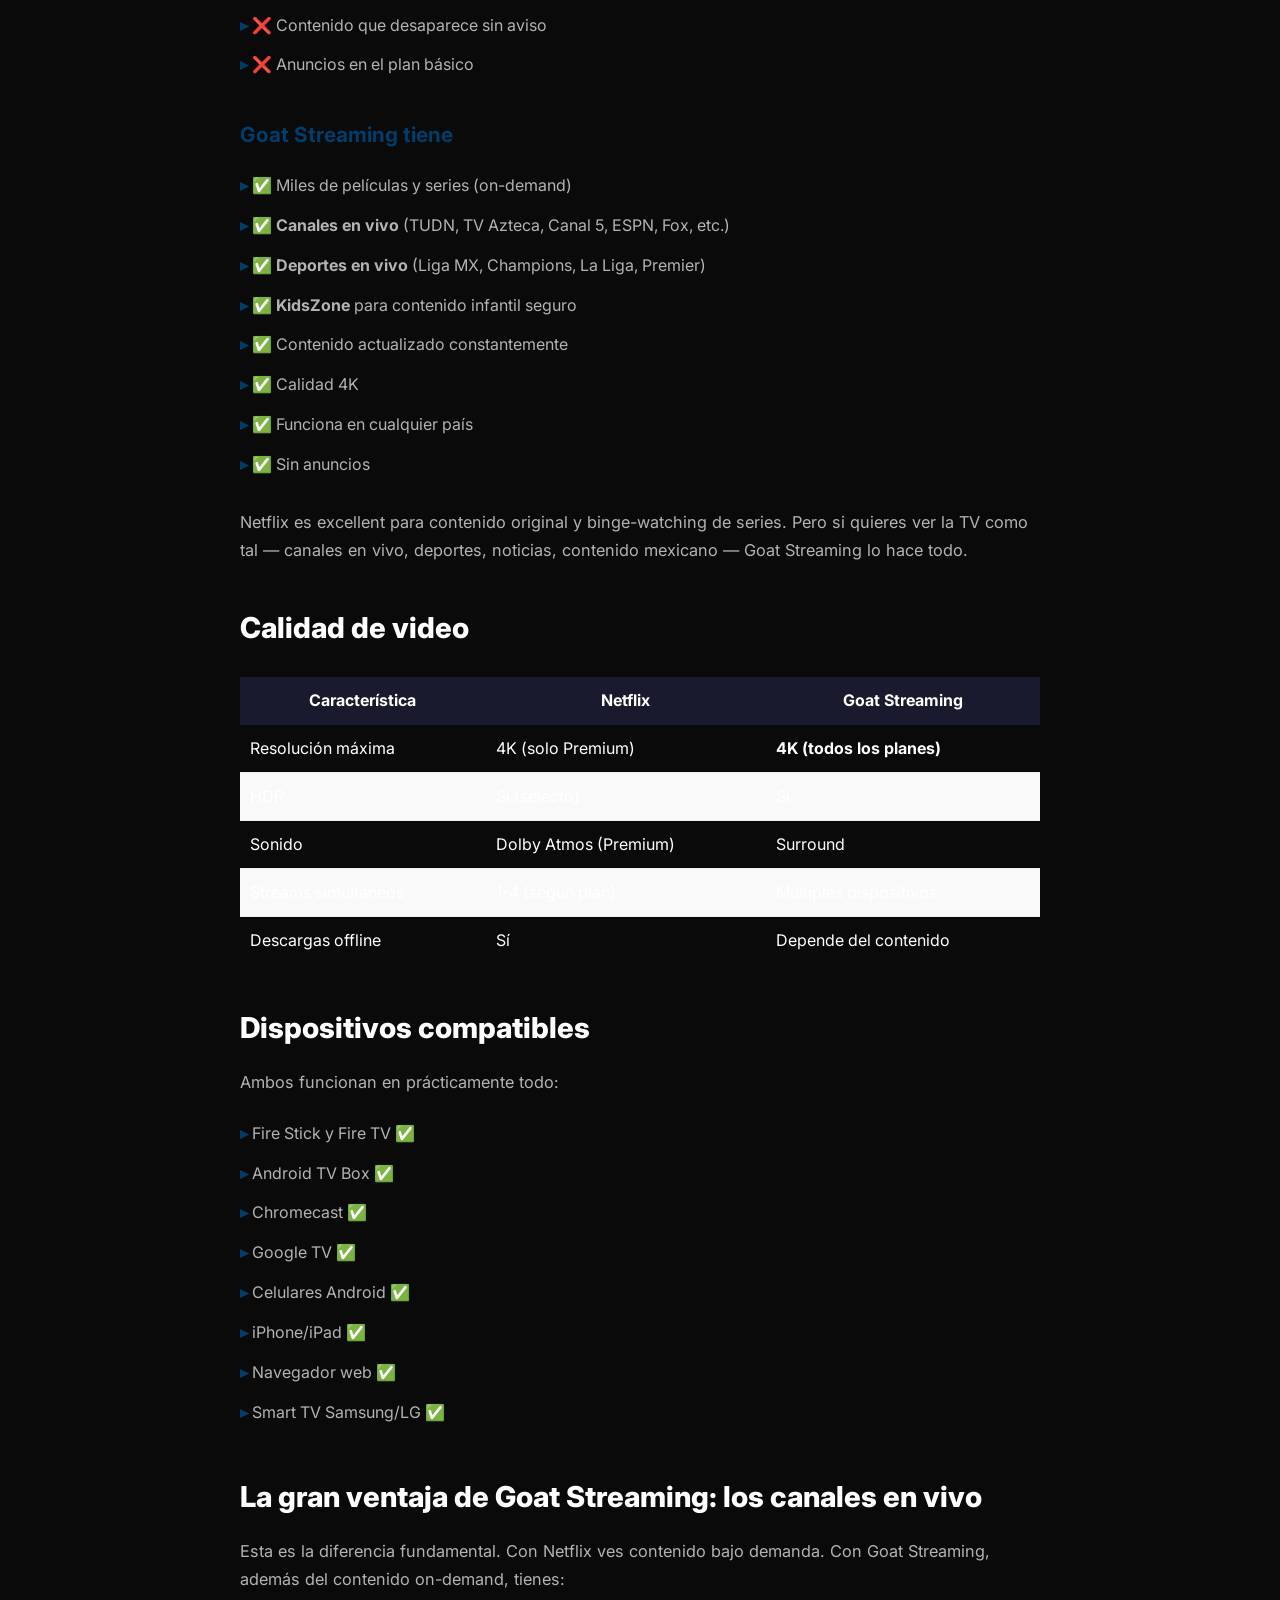
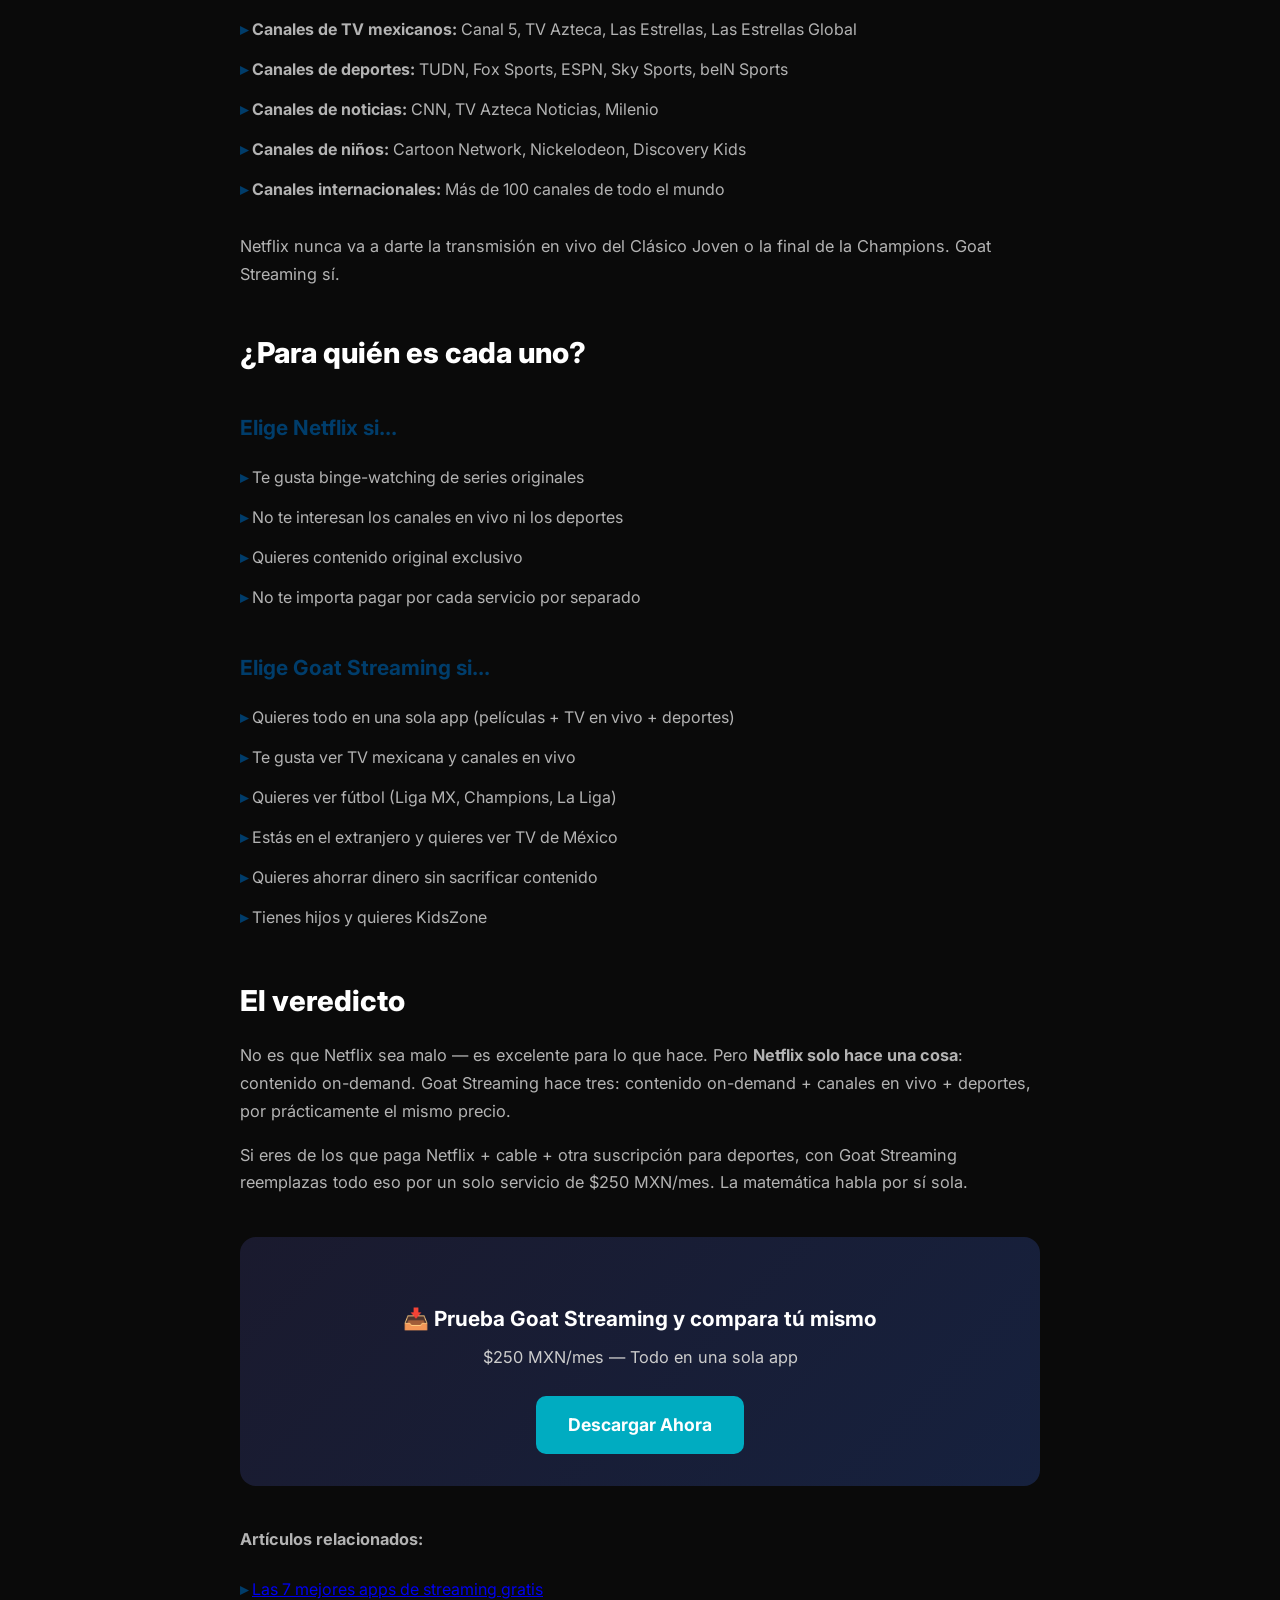
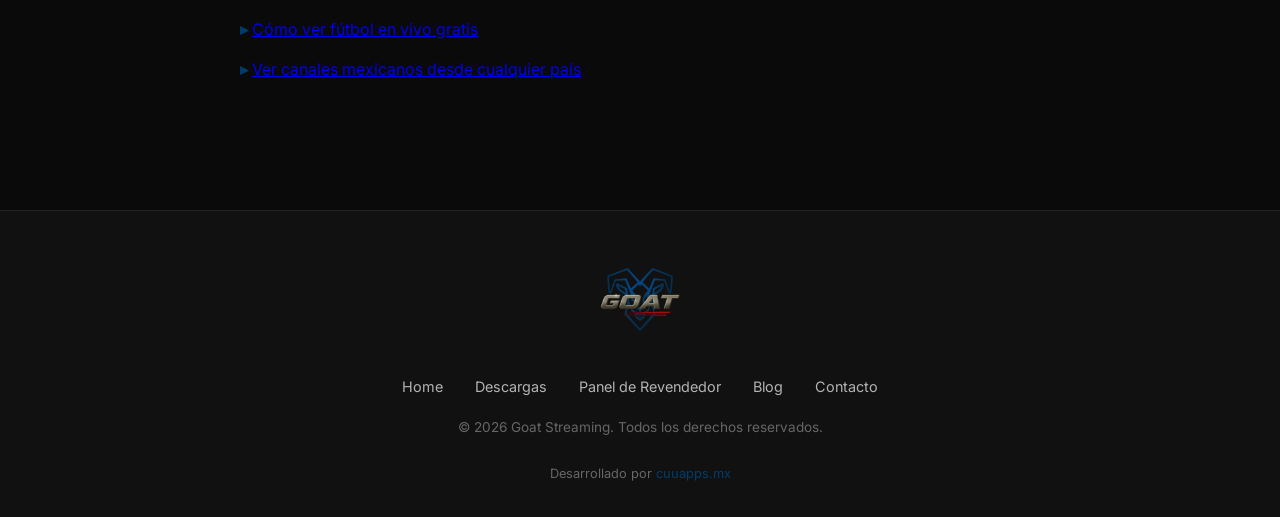
<file: goat-tv-vs-netflix-2026.html>
<!DOCTYPE html>
<html lang="es">
<head>
  <meta charset="UTF-8">
  <meta name="viewport" content="width=device-width, initial-scale=1.0">
  <title>Goat Streaming vs Netflix: ¿Cuál es mejor para ver TV en 2026? Comparación completa</title>
  <meta name="description" content="[^"]*">
<link rel="alternate" hreflang="es" href="https://www.goatstreaming.tv/goat-tv-vs-netflix-2026.html">
<link rel="alternate" hreflang="x-default" href="https://www.goatstreaming.tv/goat-tv-vs-netflix-2026.html">
  <link rel="preconnect" href="https://fonts.googleapis.com">
  <link rel="preconnect" href="https://fonts.gstatic.com" crossorigin>
  <link href="https://fonts.googleapis.com/css2?family=Inter:wght@400;500;600;700;800;900&display=swap" rel="stylesheet">
  <link rel="stylesheet" href="style.css">
  <link rel="icon" href="logo.png">
  <link rel="canonical" href="https://www.www.goatstreaming.tv/goat-streaming-vs-netflix-2026.html">
  <meta property="og:title" content="Goat Streaming vs Netflix: Comparación completa 2026">
  <meta property="og:description" content="Precios, contenido, calidad y más. Descubre por qué Goat Streaming es la alternativa más inteligente a Netflix en México.">
  <meta property="og:url" content="https://www.www.goatstreaming.tv/goat-streaming-vs-netflix-2026.html">
  <meta property="og:type" content="article">
  <meta property="og:image" content="https://www.goatstreaming.tv/og-image.png">
  <meta name="twitter:card" content="summary_large_image">
  <meta name="twitter:title" content="Goat Streaming vs Netflix 2026: Comparación completa">
  <meta name="twitter:description" content="¿Netflix o Goat Streaming? Te damos los números para que decidas.">
  <meta name="twitter:image" content="https://www.goatstreaming.tv/og-image.png">
</head>
<body>

  <nav class="navbar" id="navbar">
  <a href="index.html" class="nav-logo">
    <img src="logo.png" alt="Goat Streaming">
  </a>
  <button class="nav-toggle" onclick="document.querySelector('.nav-links').classList.toggle('open')">☰</button>
  <ul class="nav-links">
    <li><a href="index.html" data-i18="nav_home">Home</a></li>
    <li><a href="descargas.html" data-i18="nav_downloads">Descargas</a></li>
    <li><a href="precios.html" data-i18="nav_pricing">Precios</a></li>
    <li><a href="panel.html" data-i18="nav_panel">Panel de Revendedor</a></li>
    <li><a href="blog.html" data-i18="nav_blog">Blog</a></li>
    <li><a href="contacto.html" data-i18="nav_contact">Contacto</a></li>
  <li><button class="lang-toggle" onclick="toggleLang()" id="langBtn">EN</button></li>
</ul>
</nav>

  <section class="page-hero">
    <h1>Goat Streaming vs Netflix</h1>
    <p>Comparación honesta y completa para que decidas cuál es mejor para ver TV en 2026.</p>
  </section>

  <section class="section">
    <div class="container">
      <div class="blog-content">

        <p>Netflix es el rey del streaming. Eso nadie lo discute. Pero en 2026, con precios que no paran de subir y un catálogo que a veces se siente más grande que bueno, muchos mexicanos están buscando alternativas. La pregunta es: <strong>¿realmente existe algo mejor por menos dinero?</strong></p>
        <p>Esta es una comparación directa entre <strong>Goat Streaming</strong> y <strong>Netflix</strong> — sin marketing, sin rodeos, con los números fríos.</p>

        <h2>Precio: el factor decisivo</h2>
        <p>Aquí es donde la conversación cambia por completo.</p>

        <table style="width:100%;border-collapse:collapse;margin:1.5rem 0;font-size:0.9rem;">
          <thead>
            <tr style="background:#1a1a2e;color:white;">
              <th style="padding:10px;">Plan</th>
              <th style="padding:10px;">Netflix México</th>
              <th style="padding:10px;">Goat Streaming</th>
            </tr>
          </thead>
          <tbody>
            <tr style="border-bottom:1px solid #eee;">
              <td style="padding:10px;">Básico</td>
              <td style="padding:10px;">$139 MXN/mes (con anuncios)</td>
              <td style="padding:10px;">—</td>
            </tr>
            <tr style="border-bottom:1px solid #eee;background:#f9f9f9;">
              <td style="padding:10px;">Estándar</td>
              <td style="padding:10px;">$219 MXN/mes</td>
              <td style="padding:10px;">$250 MXN/mes</td>
            </tr>
            <tr style="border-bottom:1px solid #eee;">
              <td style="padding:10px;">Premium</td>
              <td style="padding:10px;">$299 MXN/mes</td>
              <td style="padding:10px;">—</td>
            </tr>
            <tr style="border-bottom:1px solid #eee;background:#f9f9f9;">
              <td style="padding:10px;">3 meses</td>
              <td style="padding:10px;">$657 MXN</td>
              <td style="padding:10px;"><strong>$675 MXN</strong></td>
            </tr>
            <tr style="border-bottom:1px solid #eee;">
              <td style="padding:10px;">6 meses</td>
              <td style="padding:10px;">$1,314 MXN</td>
              <td style="padding:10px;"><strong>$1,250 MXN</strong></td>
            </tr>
            <tr>
              <td style="padding:10px;">1 año</td>
              <td style="padding:10px;">$2,628 MXN</td>
              <td style="padding:10px;"><strong>$2,300 MXN</strong></td>
            </tr>
          </tbody>
        </table>

        <p><strong>El ahorro anual con Goat Streaming: $328 MXN</strong> comparado con Netflix Estándar. Y eso sin contar que Goat Streaming incluye cosas que Netflix no tiene ni de cerca (ver abajo).</p>

        <h2>Contenido: ¿qué obtienes realmente?</h2>
        <p>Aquí es donde cada servicio brilla de forma diferente:</p>

        <h3>Netflix tiene</h3>
        <ul>
          <li>✅ Contenido original exclusivo (Stranger Things, Squid Game, etc.)</li>
          <li>✅ Catálogo de películas y series variado</li>
          <li>✅ Buena interfaz y recomendaciones</li>
          <li>❌ <strong>Sin canales en vivo</strong></li>
          <li>❌ <strong>Sin deportes</strong></li>
          <li>❌ <strong>Sin TV abierta mexicana</strong></li>
          <li>❌ Contenido que desaparece sin aviso</li>
          <li>❌ Anuncios en el plan básico</li>
        </ul>

        <h3>Goat Streaming tiene</h3>
        <ul>
          <li>✅ Miles de películas y series (on-demand)</li>
          <li>✅ <strong>Canales en vivo</strong> (TUDN, TV Azteca, Canal 5, ESPN, Fox, etc.)</li>
          <li>✅ <strong>Deportes en vivo</strong> (Liga MX, Champions, La Liga, Premier)</li>
          <li>✅ <strong>KidsZone</strong> para contenido infantil seguro</li>
          <li>✅ Contenido actualizado constantemente</li>
          <li>✅ Calidad 4K</li>
          <li>✅ Funciona en cualquier país</li>
          <li>✅ Sin anuncios</li>
        </ul>

        <p>Netflix es excellent para contenido original y binge-watching de series. Pero si quieres ver la TV como tal — canales en vivo, deportes, noticias, contenido mexicano — Goat Streaming lo hace todo.</p>

        <h2>Calidad de video</h2>
        <table style="width:100%;border-collapse:collapse;margin:1.5rem 0;">
          <thead>
            <tr style="background:#1a1a2e;color:white;">
              <th style="padding:10px;">Característica</th>
              <th style="padding:10px;">Netflix</th>
              <th style="padding:10px;">Goat Streaming</th>
            </tr>
          </thead>
          <tbody>
            <tr style="border-bottom:1px solid #eee;">
              <td style="padding:10px;">Resolución máxima</td>
              <td style="padding:10px;">4K (solo Premium)</td>
              <td style="padding:10px;"><strong>4K (todos los planes)</strong></td>
            </tr>
            <tr style="border-bottom:1px solid #eee;background:#f9f9f9;">
              <td style="padding:10px;">HDR</td>
              <td style="padding:10px;">Sí (selecto)</td>
              <td style="padding:10px;">Sí</td>
            </tr>
            <tr style="border-bottom:1px solid #eee;">
              <td style="padding:10px;">Sonido</td>
              <td style="padding:10px;">Dolby Atmos (Premium)</td>
              <td style="padding:10px;">Surround</td>
            </tr>
            <tr style="border-bottom:1px solid #eee;background:#f9f9f9;">
              <td style="padding:10px;">Streams simultáneos</td>
              <td style="padding:10px;">1-4 (según plan)</td>
              <td style="padding:10px;">Múltiples dispositivos</td>
            </tr>
            <tr>
              <td style="padding:10px;">Descargas offline</td>
              <td style="padding:10px;">Sí</td>
              <td style="padding:10px;">Depende del contenido</td>
            </tr>
          </tbody>
        </table>

        <h2>Dispositivos compatibles</h2>
        <p>Ambos funcionan en prácticamente todo:</p>
        <ul>
          <li>Fire Stick y Fire TV ✅</li>
          <li>Android TV Box ✅</li>
          <li>Chromecast ✅</li>
          <li>Google TV ✅</li>
          <li>Celulares Android ✅</li>
          <li>iPhone/iPad ✅</li>
          <li>Navegador web ✅</li>
          <li>Smart TV Samsung/LG ✅</li>
        </ul>

        <h2>La gran ventaja de Goat Streaming: los canales en vivo</h2>
        <p>Esta es la diferencia fundamental. Con Netflix ves contenido bajo demanda. Con Goat Streaming, además del contenido on-demand, tienes:</p>
        <ul>
          <li><strong>Canales de TV mexicanos:</strong> Canal 5, TV Azteca, Las Estrellas, Las Estrellas Global</li>
          <li><strong>Canales de deportes:</strong> TUDN, Fox Sports, ESPN, Sky Sports, beIN Sports</li>
          <li><strong>Canales de noticias:</strong> CNN, TV Azteca Noticias, Milenio</li>
          <li><strong>Canales de niños:</strong> Cartoon Network, Nickelodeon, Discovery Kids</li>
          <li><strong>Canales internacionales:</strong> Más de 100 canales de todo el mundo</li>
        </ul>
        <p>Netflix nunca va a darte la transmisión en vivo del Clásico Joven o la final de la Champions. Goat Streaming sí.</p>

        <h2>¿Para quién es cada uno?</h2>
        <h3>Elige Netflix si...</h3>
        <ul>
          <li>Te gusta binge-watching de series originales</li>
          <li>No te interesan los canales en vivo ni los deportes</li>
          <li>Quieres contenido original exclusivo</li>
          <li>No te importa pagar por cada servicio por separado</li>
        </ul>

        <h3>Elige Goat Streaming si...</h3>
        <ul>
          <li>Quieres todo en una sola app (películas + TV en vivo + deportes)</li>
          <li>Te gusta ver TV mexicana y canales en vivo</li>
          <li>Quieres ver fútbol (Liga MX, Champions, La Liga)</li>
          <li>Estás en el extranjero y quieres ver TV de México</li>
          <li>Quieres ahorrar dinero sin sacrificar contenido</li>
          <li>Tienes hijos y quieres KidsZone</li>
        </ul>

        <h2>El veredicto</h2>
        <p>No es que Netflix sea malo — es excelente para lo que hace. Pero <strong>Netflix solo hace una cosa</strong>: contenido on-demand. Goat Streaming hace tres: contenido on-demand + canales en vivo + deportes, por prácticamente el mismo precio.</p>
        <p>Si eres de los que paga Netflix + cable + otra suscripción para deportes, con Goat Streaming reemplazas todo eso por un solo servicio de $250 MXN/mes. La matemática habla por sí sola.</p>

        <div style="text-align:center;margin:2.5rem 0;padding:2rem;background:linear-gradient(135deg,#1a1a2e,#16213e);border-radius:16px;">
          <h3 style="color:white;margin-bottom:0.5rem;">📥 Prueba Goat Streaming y compara tú mismo</h3>
          <p style="color:#ccc;margin-bottom:1.5rem;">$250 MXN/mes — Todo en una sola app</p>
          <a href="descargas.html" style="display:inline-block;padding:14px 32px;background:#00acc1;color:white;text-decoration:none;border-radius:10px;font-weight:700;font-size:1.1rem;">Descargar Ahora</a>
        </div>

        <p style="margin-top:2rem;"><strong>Artículos relacionados:</strong></p>
        <ul>
          <li><a href="mejores-apps-streaming-gratis-2026.html">Las 7 mejores apps de streaming gratis</a></li>
          <li><a href="como-ver-futbol-en-vivo-gratis.html">Cómo ver fútbol en vivo gratis</a></li>
          <li><a href="como-ver-canales-mexicanos-desde-cualquier-pais.html">Ver canales mexicanos desde cualquier país</a></li>
        </ul>

      </div>
    </div>
  </section>

  <footer class="footer">
    <div class="footer-brand">
      <img src="logo.png" alt="Goat Streaming" class="footer-logo">
    </div>
    <div class="footer-links">
      <a href="index.html">Home</a>
      <a href="descargas.html">Descargas</a>
      <a href="panel.html">Panel de Revendedor</a>
      <a href="blog.html">Blog</a>
      <a href="contacto.html">Contacto</a>
    </div>
    <p>© 2026 Goat Streaming. Todos los derechos reservados.</p>
    <p class="footer-credit">Desarrollado por <a href="https://cuuapps.mx" target="_blank" rel="noopener">cuuapps.mx</a></p>
  </footer>

  <a href="https://wa.me/526441076718" class="whatsapp-float" aria-label="WhatsApp">
    <svg viewBox="0 0 24 24"><path d="M17.472 14.382c-.297-.149-1.758-.867-2.03-.967-.273-.099-.471-.148-.67.15-.197.297-.767.966-.94 1.164-.173.199-.347.223-.644.075-.297-.15-1.255-.463-2.39-1.475-.883-.788-1.48-1.761-1.653-2.059-.173-.297-.018-.458.13-.606.134-.133.298-.347.446-.52.149-.174.198-.298.298-.497.099-.198.05-.371-.025-.52-.075-.149-.669-1.612-.916-2.207-.242-.579-.487-.5-.669-.51-.173-.008-.371-.01-.57-.01-.198 0-.52.074-.792.372-.272.297-1.04 1.016-1.04 2.479 0 1.462 1.065 2.875 1.213 3.074.149.198 2.096 3.2 5.077 4.487.709.306 1.262.489 1.694.625.712.227 1.36.195 1.871.118.571-.085 1.758-.719 2.006-1.413.248-.694.248-1.289.173-1.413-.074-.124-.272-.198-.57-.347m-5.421 7.403h-.004a9.87 9.87 0 01-5.031-1.378l-.361-.214-3.741.982.998-3.648-.235-.374a9.86 9.86 0 01-1.51-5.26c.001-5.45 4.436-9.884 9.888-9.884 2.64 0 5.122 1.03 6.988 2.898a9.825 9.825 0 012.893 6.994c-.003 5.45-4.437 9.884-9.885 9.884m8.413-18.297A11.815 11.815 0 0012.05 0C5.495 0 .16 5.335.157 11.892c0 2.096.547 4.142 1.588 5.945L.057 24l6.305-1.654a11.882 11.882 0 005.683 1.448h.005c6.554 0 11.89-5.335 11.893-11.893a11.821 11.821 0 00-3.48-8.413z"/></svg>
  </a>

  <script>
    window.addEventListener('scroll', () => {
      document.getElementById('navbar').classList.toggle('scrolled', window.scrollY > 50);
    });
    document.getElementById('navToggle').addEventListener('click', () => {
      document.getElementById('navLinks').classList.toggle('open');
    });
    const observer = new IntersectionObserver((entries) => {
      entries.forEach((entry, i) => {
        if (entry.isIntersecting) {
          setTimeout(() => entry.target.classList.add('visible'), i * 100);
          observer.unobserve(entry);
        }
      });
    }, { threshold: 0.1 });
    document.querySelectorAll('.animate-on-scroll').forEach(el => observer.observe(el));
  </script>


  
  
    <script>
// Universal translation engine for Goat Streaming pages
var translations = {
  es: {
    nav_home: "Home", nav_downloads: "Descargas", nav_pricing: "Precios",
    nav_panel: "Panel de Revendedor", nav_blog: "Blog", nav_contact: "Contacto",
  },
  en: {
    nav_home: "Home", nav_downloads: "Downloads", nav_pricing: "Pricing",
    nav_panel: "Reseller Panel", nav_blog: "Blog", nav_contact: "Contact",
  }
};

var _txt = {}; // stores original Spanish text
var _lang = localStorage.getItem('goat-lang') || 'es';

// Spanish->English lookup
var SP_TO_EN = {
  'Descargas': 'Downloads',
  'Precios': 'Pricing',
  'Panel de Revendedor': 'Reseller Panel',
  'Contacto': 'Contact',
  'Blog': 'Blog',
  'Todos los derechos reservados': 'All rights reserved.',
  'Desarrollado por': 'Developed by',
  '© 2026 Goat Streaming. Todos los derechos reservados.': '© 2026 Goat Streaming. All rights reserved.',
};

// English->Spanish lookup
var EN_TO_SP = {v: k for k, v in SP_TO_EN.items()};
EN_TO_SP['All rights reserved.'] = 'Todos los derechos reservados.';

// Quick tag translators
var TAG_TRANS = {
  'en': {
    'h1': {},
    'h2': {},
    'h3': {},
    'p': {},
    'li': {},
    'td': {},
    'th': {},
  },
  'es': {
    'h1': {},
    'h2': {},
    'h3': {},
    'p': {},
    'li': {},
    'td': {},
    'th': {},
  }
};

// Common page-specific translations
var PAGE_TRANS = {
  'es': {
    // ---- DESCARGAS ----
    'Goat Streaming - Descargar en Fire TV Stick': 'Goat Streaming - Download on Fire TV Stick',
    'Guía completa para instalar Goat Streaming en tu Fire TV Stick con códigos de descarga.': 'Complete guide to install Goat Streaming on your Fire TV Stick with download codes.',
    '¿Es seguro descargar Goat Streaming?': 'Is it safe to download Goat Streaming?',
    '¿Qué hago si Downloader no encuentra el código?': 'What if Downloader cannot find the code?',
    '¿Puedo instalar Goat Streaming en mi teléfono Android?': 'Can I install Goat Streaming on my Android phone?',
    '¿Cuánto tiempo tarda la activación?': 'How long does activation take?',
    'Sí, Goat Streaming es completamente seguro. Descárgalo únicamente usando el código oficial proporcionado (1911324) a través de la app Downloader en tu Fire TV Stick.': 'Yes, Goat Streaming is completely safe. Download it only using the official code (1911324) through the Downloader app on your Fire TV Stick.',
    'Si el código no funciona, contáctanos por WhatsApp y te proporcionaremos un enlace directo alternativo.': 'If the code does not work, contact us via WhatsApp and we will provide an alternative direct link.',
    'Sí, Goat Streaming es compatible con cualquier dispositivo Android. Contáctanos por WhatsApp para recibir el enlace de descarga directa para Android.': 'Yes, Goat Streaming is compatible with any Android device. Contact us via WhatsApp to receive the direct download link for Android.',
    'La activación se realiza en minutos durante nuestro horario de atención (Lunes a Sábado de 8 am a 10 pm y Domingos de 9 am a 6 pm, hora centro de México).': 'Activation is done in minutes during our business hours (Monday to Saturday 8am to 10pm and Sundays 9am to 6pm, Mexico City time).',
    '¿Listo para empezar?': 'Ready to get started?',
    'Contacta con nosotros y te ayudamos con la instalación.': 'Contact us and we will help you with the installation.',
    'Contactar Soporte': 'Contact Support',
    // ---- CONTACTO ----
    'Contacto y Soporte Goat Streaming': 'Goat Streaming Contact & Support',
    'Asistencia personalizada para activación, dudas y soporte técnico. Estamos aquí para ayudarte.': 'Personalized assistance for activation, questions and technical support. We are here to help you.',
    'La forma más rápida de contactarnos. Te respondemos en minutos durante nuestro horario de atención.': 'The fastest way to reach us. We respond in minutes during our business hours.',
    'Escribir por WhatsApp': 'Write via WhatsApp',
    'Soporte Técnico': 'Technical Support',
    '¿Problemas con la instalación o activación? Nuestro equipo te guía paso a paso para que disfrutes de Goat Streaming sin complicaciones.': 'Problems with installation or activation? Our team guides you step by step so you can enjoy Goat Streaming without complications.',
    '✓ Ayuda con instalación': '✓ Installation help',
    '✓ Activación de cuentas': '✓ Account activation',
    '✓ Resolución de errores': '✓ Error resolution',
    '✓ Configuración de dispositivos': '✓ Device configuration',
    '🕐 Horario de Atención': '🕐 Business Hours',
    'Lunes a Sábado: 8:00 am a 10:00 pm': 'Monday to Saturday: 8:00 am to 10:00 pm',
    'Domingos: 9:00 am a 6:00 pm': 'Sundays: 9:00 am to 6:00 pm',
    'Hora centro de México (CST)': 'Mexico City time (CST)',
    'Guía Rápida': 'Quick Guide',
    '¿Qué información enviar?': 'What information to send?',
    'Para una atención más rápida, incluye esta información al contactarnos:': 'For faster service, include this information when contacting us:',
    'Para Activación': 'For Activation',
    'Envía tu nombre + foto del código de activación que aparece en pantalla con el texto "GoatPrueba".': 'Send your name + photo of the activation code shown on screen with the text "GoatPrueba".',
    'Para Suscripción': 'For Subscription',
    'Indica el plan elegido (1, 3, 6 o 12 meses) y tu método de pago preferido. Te enviaremos los datos.': 'Indicate the chosen plan (1, 3, 6 or 12 months) and your preferred payment method. We will send you the details.',
    'Para Soporte': 'For Support',
    'Describe el problema con detalle. Indica qué dispositivo usas y si es posible envía capturas de pantalla.': 'Describe the problem in detail. Indicate which device you use and send screenshots if possible.',
    '¿Primera vez en Goat Streaming?': 'First time at Goat Streaming?',
    'Descarga la app y solicita tu prueba gratuita de 24 horas.': 'Download the app and request your free 24-hour trial.',
    'Ver Guía de Descarga': 'See Download Guide',
    'Ver Planes': 'See Plans',
    // ---- BLOG ----
    'Ver TV Online con Goat Streaming': 'Watch TV Online with Goat Streaming',
    'Todo lo que necesitas saber sobre streaming, TV online y cómo Goat Streaming transforma tu experiencia de entretenimiento.': 'Everything you need to know about streaming, online TV and how Goat Streaming transforms your entertainment experience.',
    'Artículos del Blog': 'Blog Articles',
    '¿Por qué elegir ver TV online?': 'Why choose watching TV online?',
    'La televisión ha evolucionado. Ya no necesitas estar pegado a un horario fijo o pagar por paquetes de cable con canales que no ves.': 'Television has evolved. You no longer need to be glued to a fixed schedule or pay for cable packages with channels you never watch.',
    'Ver TV online te da la libertad de elegir qué, cuándo y dónde ver.': 'Watching TV online gives you the freedom to choose what, when and where to watch.',
    'Con plataformas como Goat Streaming, accedes a contenido en vivo y bajo demanda con la calidad que mereces: HD y 4K.': 'With platforms like Goat Streaming, you access live and on-demand content with the quality you deserve: HD and 4K.',
    'Ventajas de ver TV online con Goat Streaming': 'Advantages of watching TV online with Goat Streaming',
    'Libertad total: Mira lo que quieras, cuando quieras, sin horarios fijos.': 'Total freedom: Watch what you want, when you want, no fixed schedules.',
    'Calidad superior: Disfruta de tus películas y series favoritas en HD y 4K.': 'Superior quality: Enjoy your favorite movies and series in HD and 4K.',
    'Portabilidad: Lleva tu entretenimiento a donde vayas, compatible con múltiples dispositivos.': 'Portability: Take your entertainment with you, compatible with multiple devices.',
    'Ahorro significativo: Planes accesibles sin contratos forzosos ni sorpresas.': 'Significant savings: Affordable plans without forced contracts or surprises.',
    'Contenido para todos: Desde películas de estreno hasta contenido infantil en KidsZone.': 'Content for everyone: From blockbuster movies to children content in KidsZone.',
    '¿Cómo funciona Goat Streaming?': 'How does Goat Streaming work?',
    'Goat Streaming es una aplicación de streaming que combina lo mejor de la televisión en vivo con el catálogo on-demand.': 'Goat Streaming is a streaming application that combines the best of live TV with the on-demand catalog.',
    'Una vez instalada en tu dispositivo compatible, accedes a:': 'Once installed on your compatible device, you access:',
    'Thousands of movies and series in HD and 4K': 'Miles de películas y series en HD y 4K',
    'Pasos para empezar con Goat Streaming': 'Steps to get started with Goat Streaming',
    'Comenzar con Goat Streaming es sencillo y toma solo unos minutos:': 'Getting started with Goat Streaming is easy and takes just a few minutes:',
    'Descarga la app': 'Download the app',
    'Solicita tu activación': 'Request your activation',
    'Prueba gratis por 24 horas': 'Free 24-hour trial',
    'Elige tu plan': 'Choose your plan',
    '¿Listo para probar Goat Streaming?': 'Ready to try Goat Streaming?',
    'Descarga ahora y disfruta de 24 horas de cortesía gratis.': 'Download now and enjoy 24 hours of free courtesy.',
    'Descargar Ahora': 'Download Now',
    'Contactar Soporte': 'Contact Support',
    // ---- PANEL ----
    'Genera Ingresos': 'Earn Income',
    'Panel GoatStreaming': 'GoatStreaming Panel',
    'El Panel de Revendedor es una herramienta exclusiva para personas interesadas en generar ingresos como distribuidores.': 'The Reseller Panel is an exclusive tool for people interested in earning income as distributors.',
    'Planes y Precios del Panel de Revendedor': 'Reseller Panel Plans and Pricing',
    '💰 Planes y Precios': '💰 Plans and Pricing',
    '📋 Lista para Revendedores': '📋 List for Resellers',
    '⚠️ Para proteger la red de revendedores, no está permitido vender por debajo de este precio.': '⚠️ To protect the reseller network, selling below this price is not allowed.',
    'Precio Mínimo de Reventa': 'Minimum Resale Price',
    '⚙️ ¿Cómo Funciona?': '⚙️ How It Works?',
    '¿Cómo Funciona el Panel de Revendedor?': 'How Does the Reseller Panel Work?',
    '🔧 Funciones Principales': '🔧 Main Functions',
    'Funciones Principales del Panel de Revendedor': 'Main Reseller Panel Functions',
    'Activar Nuevos Clientes': 'Activate New Clients',
    'Renovar Cuentas Vencidas': 'Renew Expired Accounts',
    'Gestionar Fechas de Corte': 'Manage Cutoff Dates',
    'Crear Demos': 'Create Demos',
    'Acceso 24/7': '24/7 Access',
    '✅ Ventajas': '✅ Advantages',
    'Ventajas de Usar el Panel de Revendedor': 'Advantages of Using the Reseller Panel',
    '🚀 Comienza Ahora': '🚀 Get Started Now',
    '¿Listo para generar ingresos?': 'Ready to generate income?',
    'Contáctanos por WhatsApp y comienza a distribuir GoatStreaming hoy mismo.': 'Contact us via WhatsApp and start distributing GoatStreaming today.',
    '💬 Contactar por WhatsApp': '💬 Contact via WhatsApp',
    // ---- PROPUESTA ----
    'Propuesta de Marketing': 'Marketing Proposal',
    'Dr. Emmanuel Vélez — Ginecología y Obstetricia': 'Dr. Emmanuel Vélez — Gynecology and Obstetrics',
    '1. Página Web Profesional': '1. Professional Website',
    '2. Publicidad — Directorio Médico': '2. Advertising — Medical Directory',
    '3. Publicidad — Revista Chihuahua es tuyo': '3. Advertising — Chihuahua es tuyo Magazine',
    '💰 Inversión Total': '💰 Total Investment',
    '📅 Timeline Estimado': '📅 Estimated Timeline',
    '¿Por qué una página web profesional?': 'Why a professional website?',
    'Siguiente Paso': 'Next Step',
    // ---- INSTALL ----
    'Instalar Goat Streaming en Fire Stick': 'Install Goat Streaming on Fire Stick',
    'Guía paso a paso para tener Goat Streaming funcionando en tu Amazon Fire TV en menos de 5 minutos.': 'Step-by-step guide to get Goat Streaming running on your Amazon Fire TV in under 5 minutes.',
    // ---- CANALES ----
    'Ver Canales Mexicanos Desde Cualquier País': 'Watch Mexican Channels from Any Country',
    'Guía 2026 para mexicanos en el extranjero: cómo ver Canal 5, TV Azteca, Las Estrellas y más sin restricciones geográficas.': '2026 guide for Mexicans abroad: how to watch Canal 5, TV Azteca, Las Estrellas and more without geographic restrictions.',
    // ---- FUTBOL ----
    'Ver Fútbol en Vivo Gratis': 'Watch Live Soccer for Free',
    'Guía 2026 para ver Liga MX, Champions, La Liga y más desde tu celular, tablet o TV sin pagar cable.': '2026 guide to watch Liga MX, Champions, La Liga and more from your phone, tablet or TV without paying for cable.',
    // ---- SERIES ----
    'Goat Streaming: Series y Películas Actuales': 'Goat Streaming: Current Series & Movies',
    'Todo el contenido que quieres ver, cuando quieres verlo, en HD y 4K.': 'All the content you want to watch, when you want to watch it, in HD and 4K.',
    // ---- VS NETFLIX ----
    'Goat Streaming vs Netflix': 'Goat Streaming vs Netflix',
    'Comparación honesta y completa para que decidas cuál es mejor para ver TV en 2026.': 'Honest and complete comparison to help you decide which is better for watching TV in 2026.',
    // ---- MEJORES APPS ----
    'Las 7 Mejores Apps de Streaming Gratis en 2026': 'The 7 Best Free Streaming Apps in 2026',
    'Comparamos calidad, contenido, precios y experiencia de usuario para que elijas la mejor opción.': 'We compare quality, content, prices and user experience so you choose the best option.',
  },
  'en': {
    // English texts (for reverse translation)
  }
};

// Build EN_TO_SP from PAGE_TRANS.es
for (var k in PAGE_TRANS.es) {
  EN_TO_SP[PAGE_TRANS.es[k]] = k;
}

function toggleLang() {
  var btn = document.getElementById('langBtn');
  if (!btn) return;
  _lang = _lang === 'es' ? 'en' : 'es';
  localStorage.setItem('goat-lang', _lang);
  btn.textContent = _lang === 'es' ? 'EN' : 'ES';
  applyTranslations(_lang);
}

function applyTranslations(lang) {
  // 1. Navbar data-i18
  document.querySelectorAll('[data-i18]').forEach(function(el) {
    var k = el.getAttribute('data-i18');
    var t = translations[lang];
    if (t && t[k]) el.textContent = t[k];
  });

  // 2. Translate by text matching
  var map = lang === 'en' ? PAGE_TRANS.es : EN_TO_SP;
  var allEls = document.querySelectorAll('h1,h2,h3,h4,p,li,td,th,span,button');
  allEls.forEach(function(el) {
    var txt = el.textContent.trim();
    if (!txt) return;
    if (map[txt] !== undefined) {
      _txt[txt] = _txt[txt] || txt;
      el.textContent = map[txt];
    }
  });

  // 3. Footer links
  if (lang === 'en') {
    document.querySelectorAll('footer a').forEach(function(a) {
      var t = a.textContent.trim();
      if (SP_TO_EN[t]) {
        _txt[a.href + '_fa'] = _txt[a.href + '_fa'] || t;
        a.textContent = SP_TO_EN[t];
      }
    });
    var cp = document.querySelector('footer p');
    if (cp && cp.textContent.indexOf('Todos') >= 0) {
      _txt['_copy'] = cp.textContent;
      cp.textContent = '© 2026 Goat Streaming. All rights reserved.';
    }
    var fc = document.querySelector('.footer-credit');
    if (fc && fc.textContent.indexOf('Desarrollado') >= 0) {
      _txt['_credit'] = fc.textContent;
      fc.innerHTML = 'Developed by <a href="https://cuuapps.mx" target="_blank" rel="noopener">cuuapps.mx</a>';
    }
  } else {
    document.querySelectorAll('footer a').forEach(function(a) {
      var key = a.href + '_fa';
      if (_txt[key]) a.textContent = _txt[key];
    });
    var cp = document.querySelector('footer p');
    if (cp && _txt['_copy']) cp.textContent = _txt['_copy'];
    var fc = document.querySelector('.footer-credit');
    if (fc && _txt['_credit']) fc.innerHTML = _txt['_credit'];
  }
}

// Init
var btn = document.getElementById('langBtn');
if (btn) btn.textContent = _lang === 'es' ? 'EN' : 'ES';
applyTranslations(_lang);
</script>

</body>
</html>
</file>
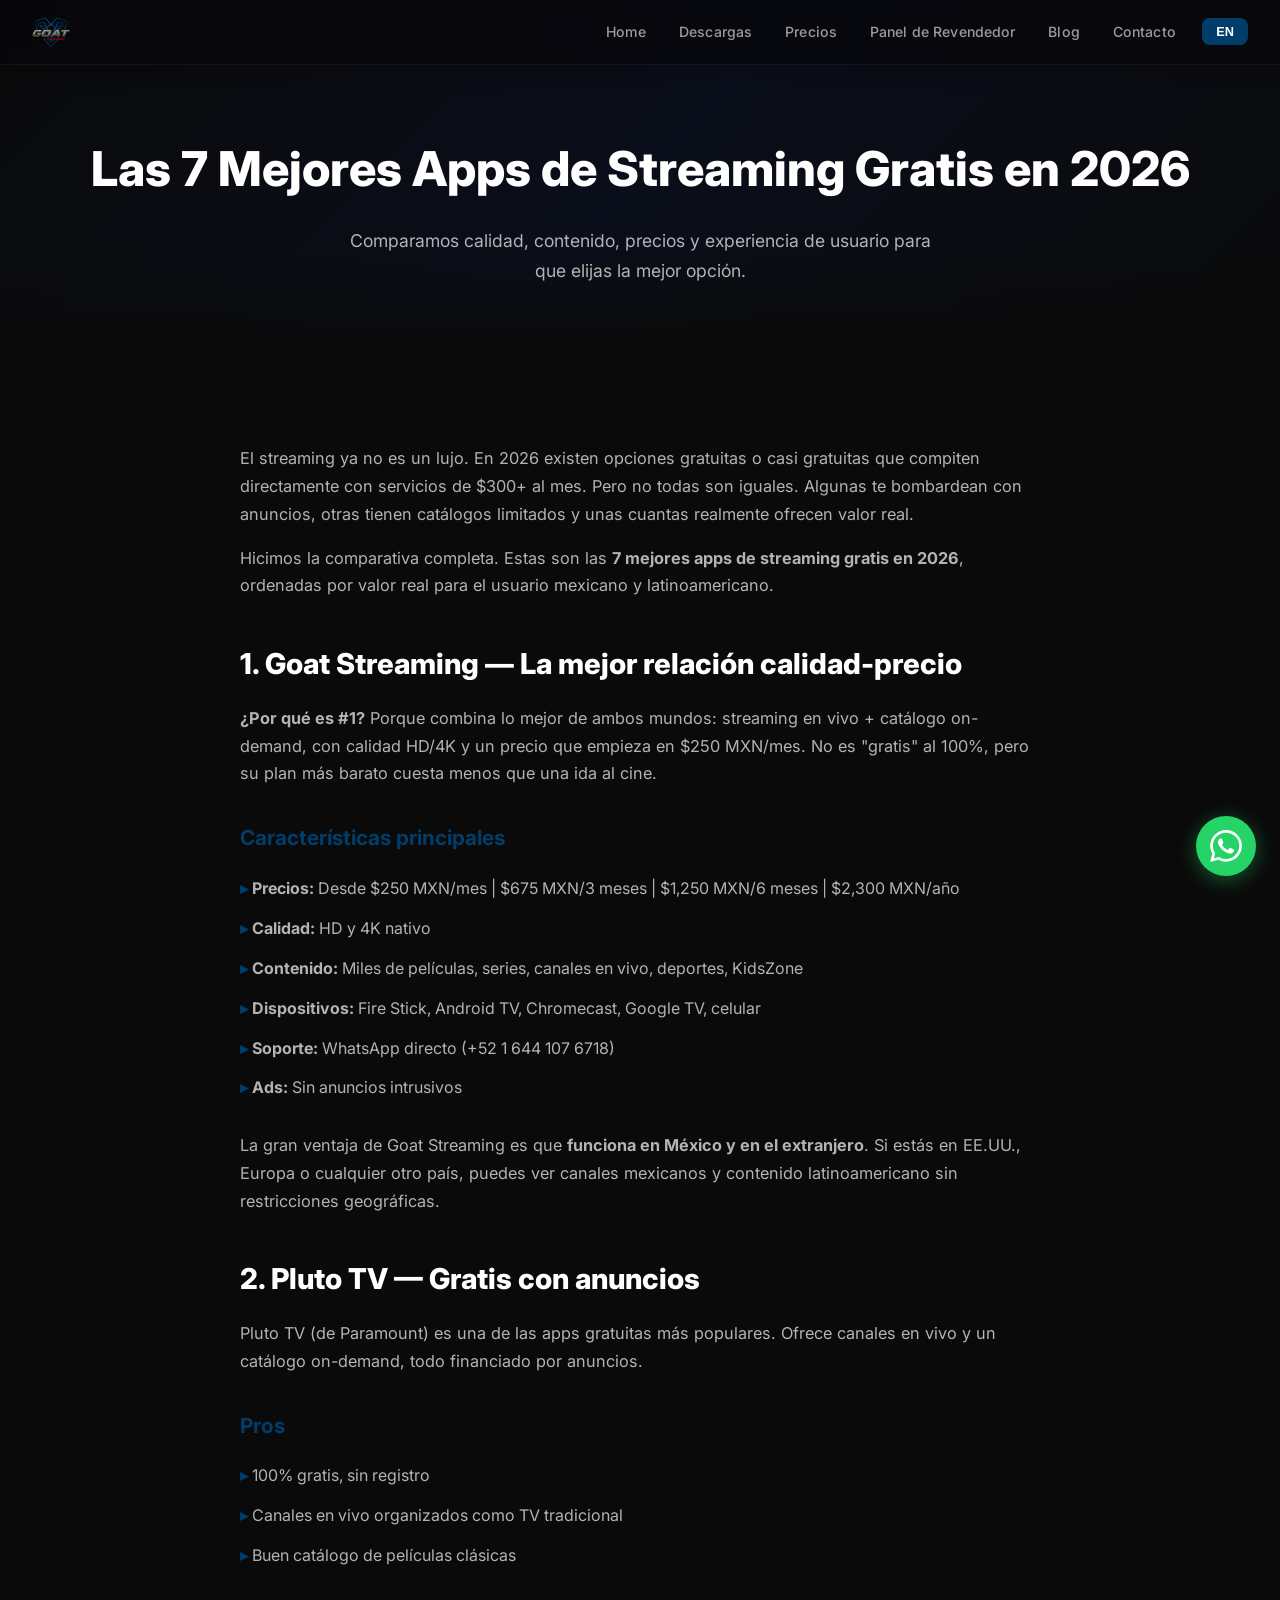
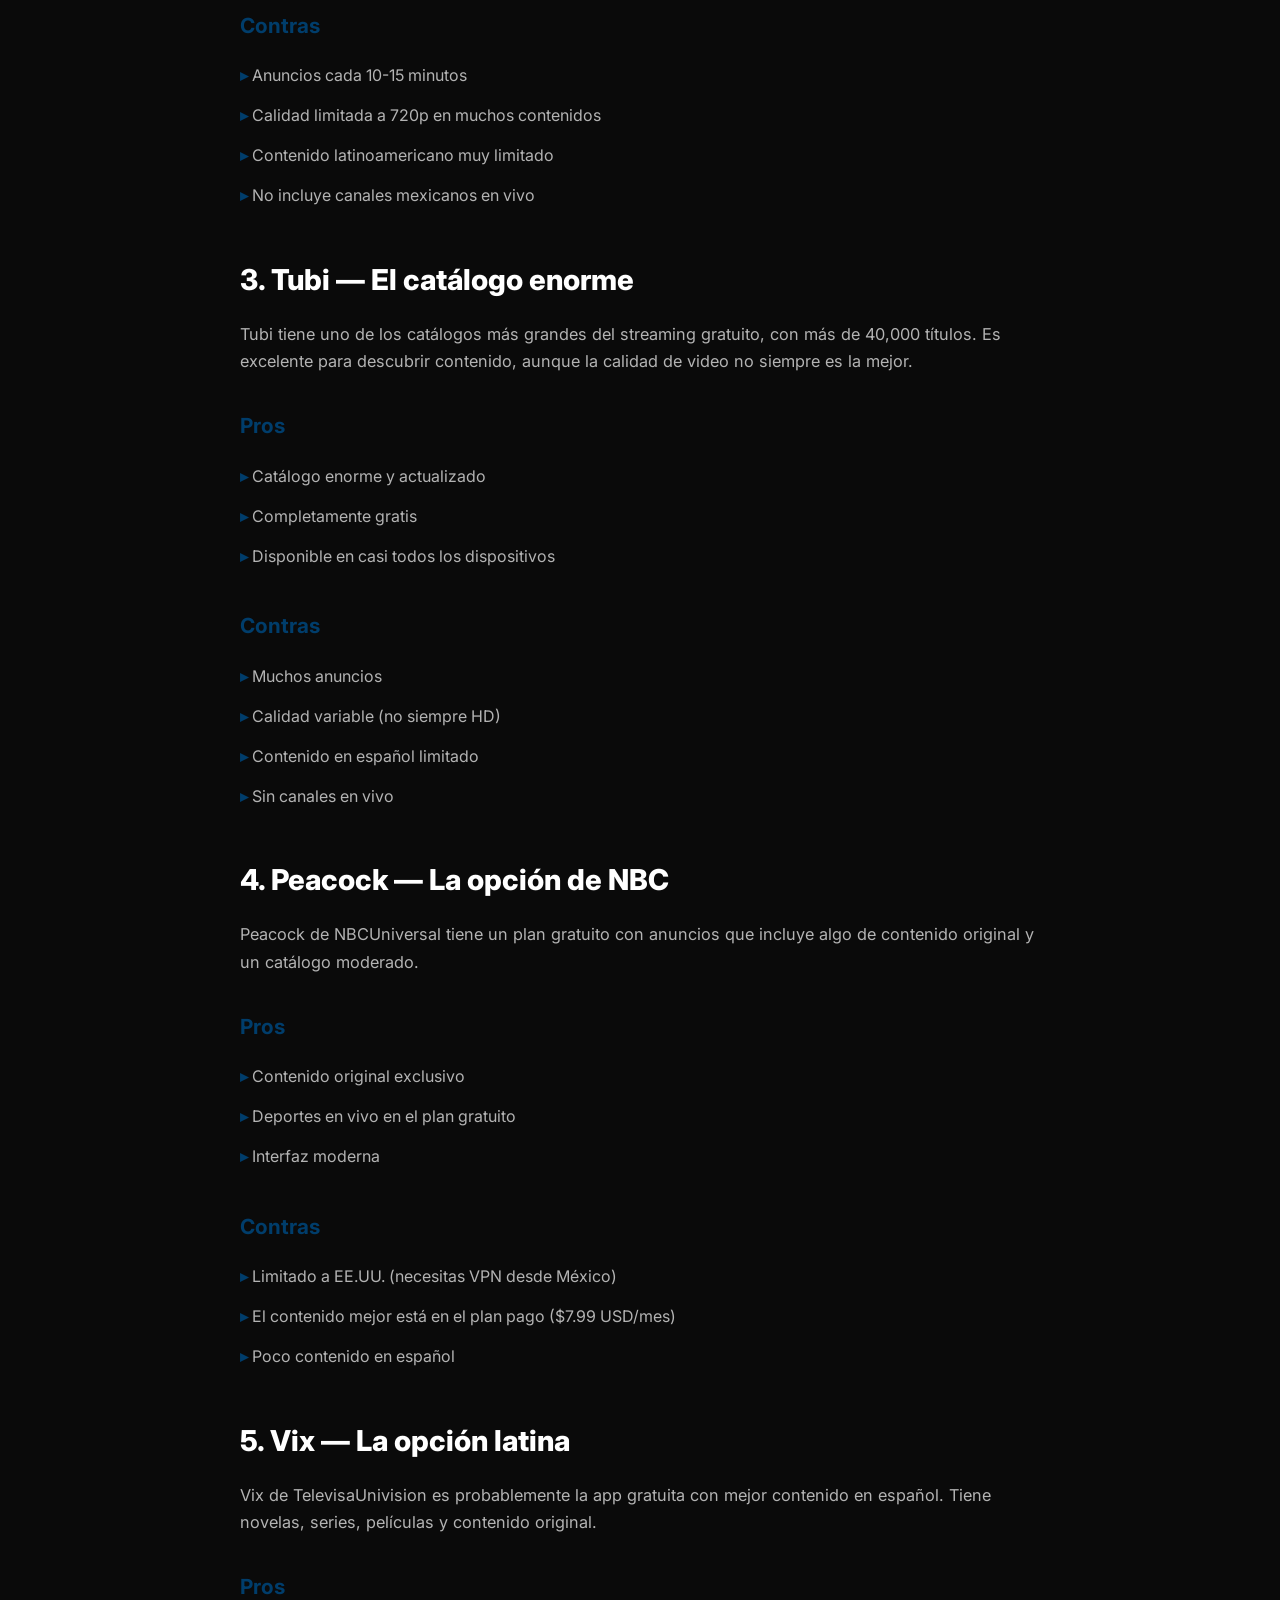
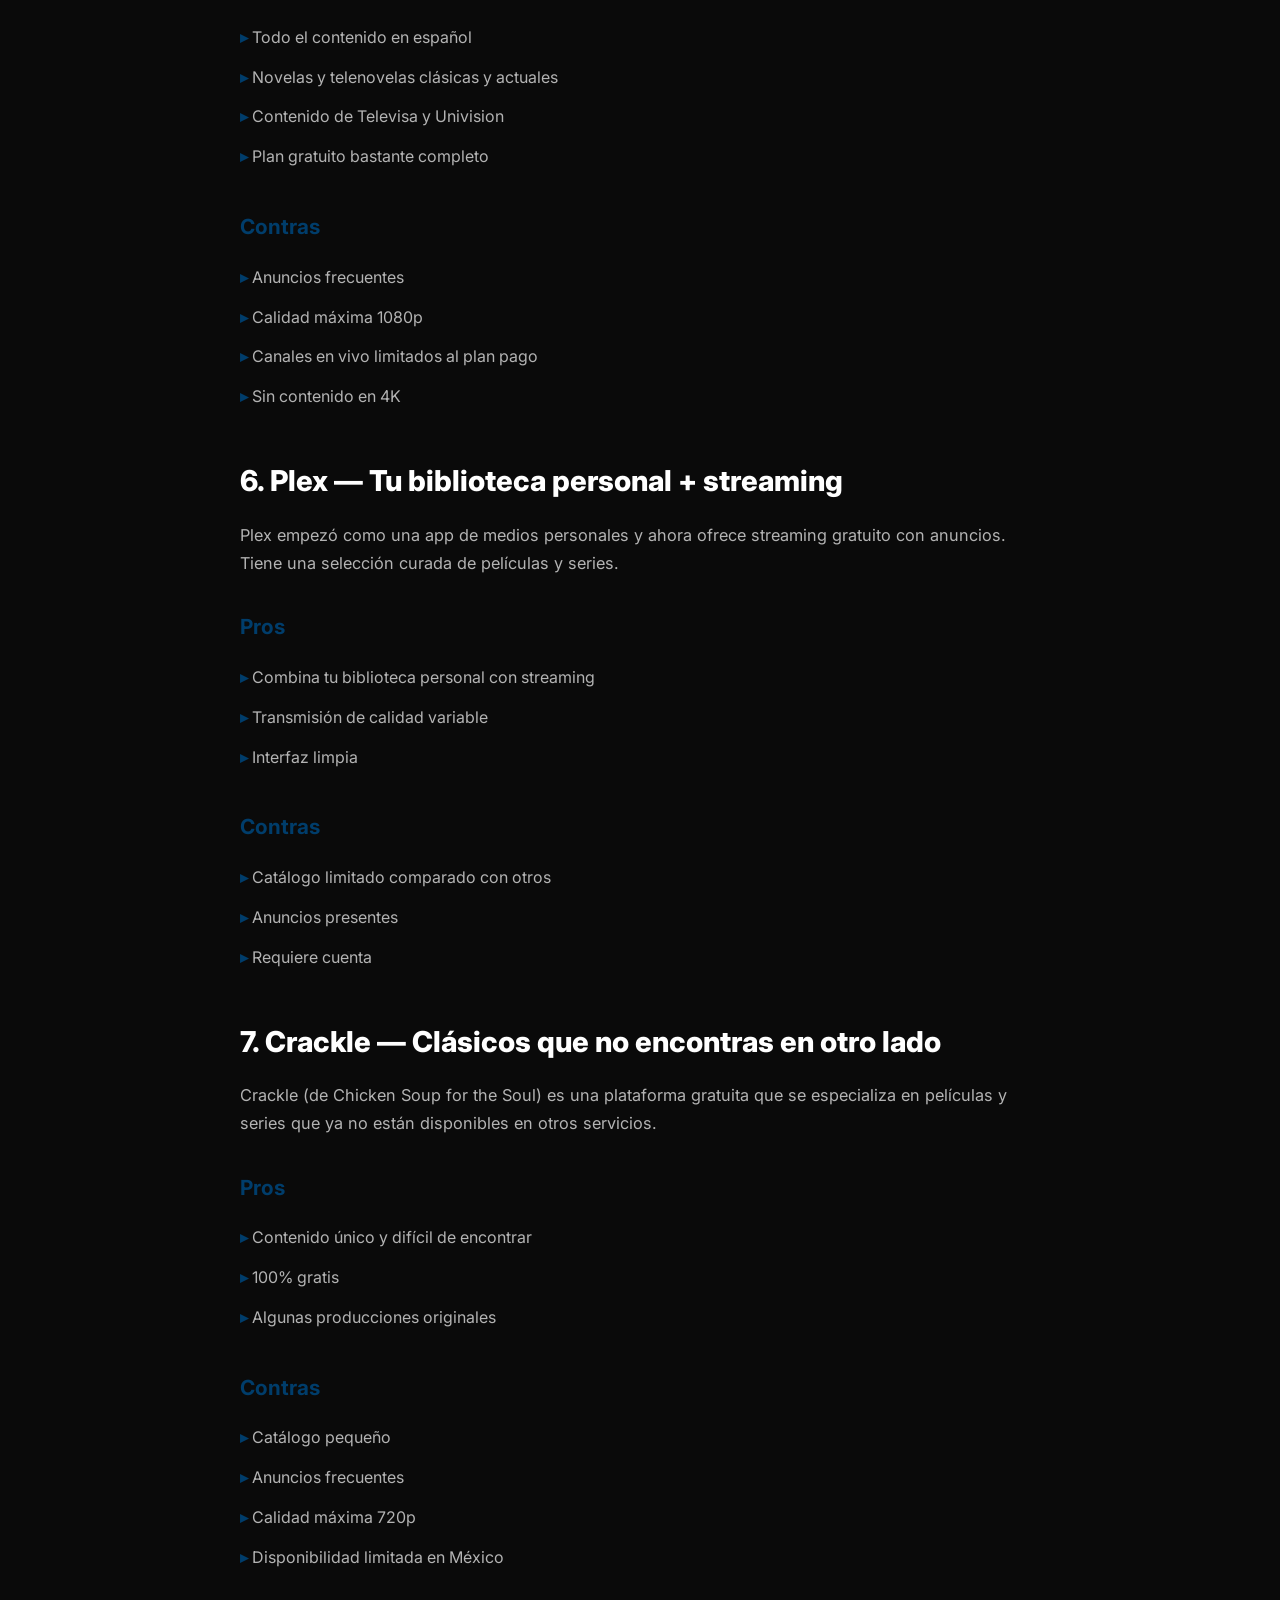
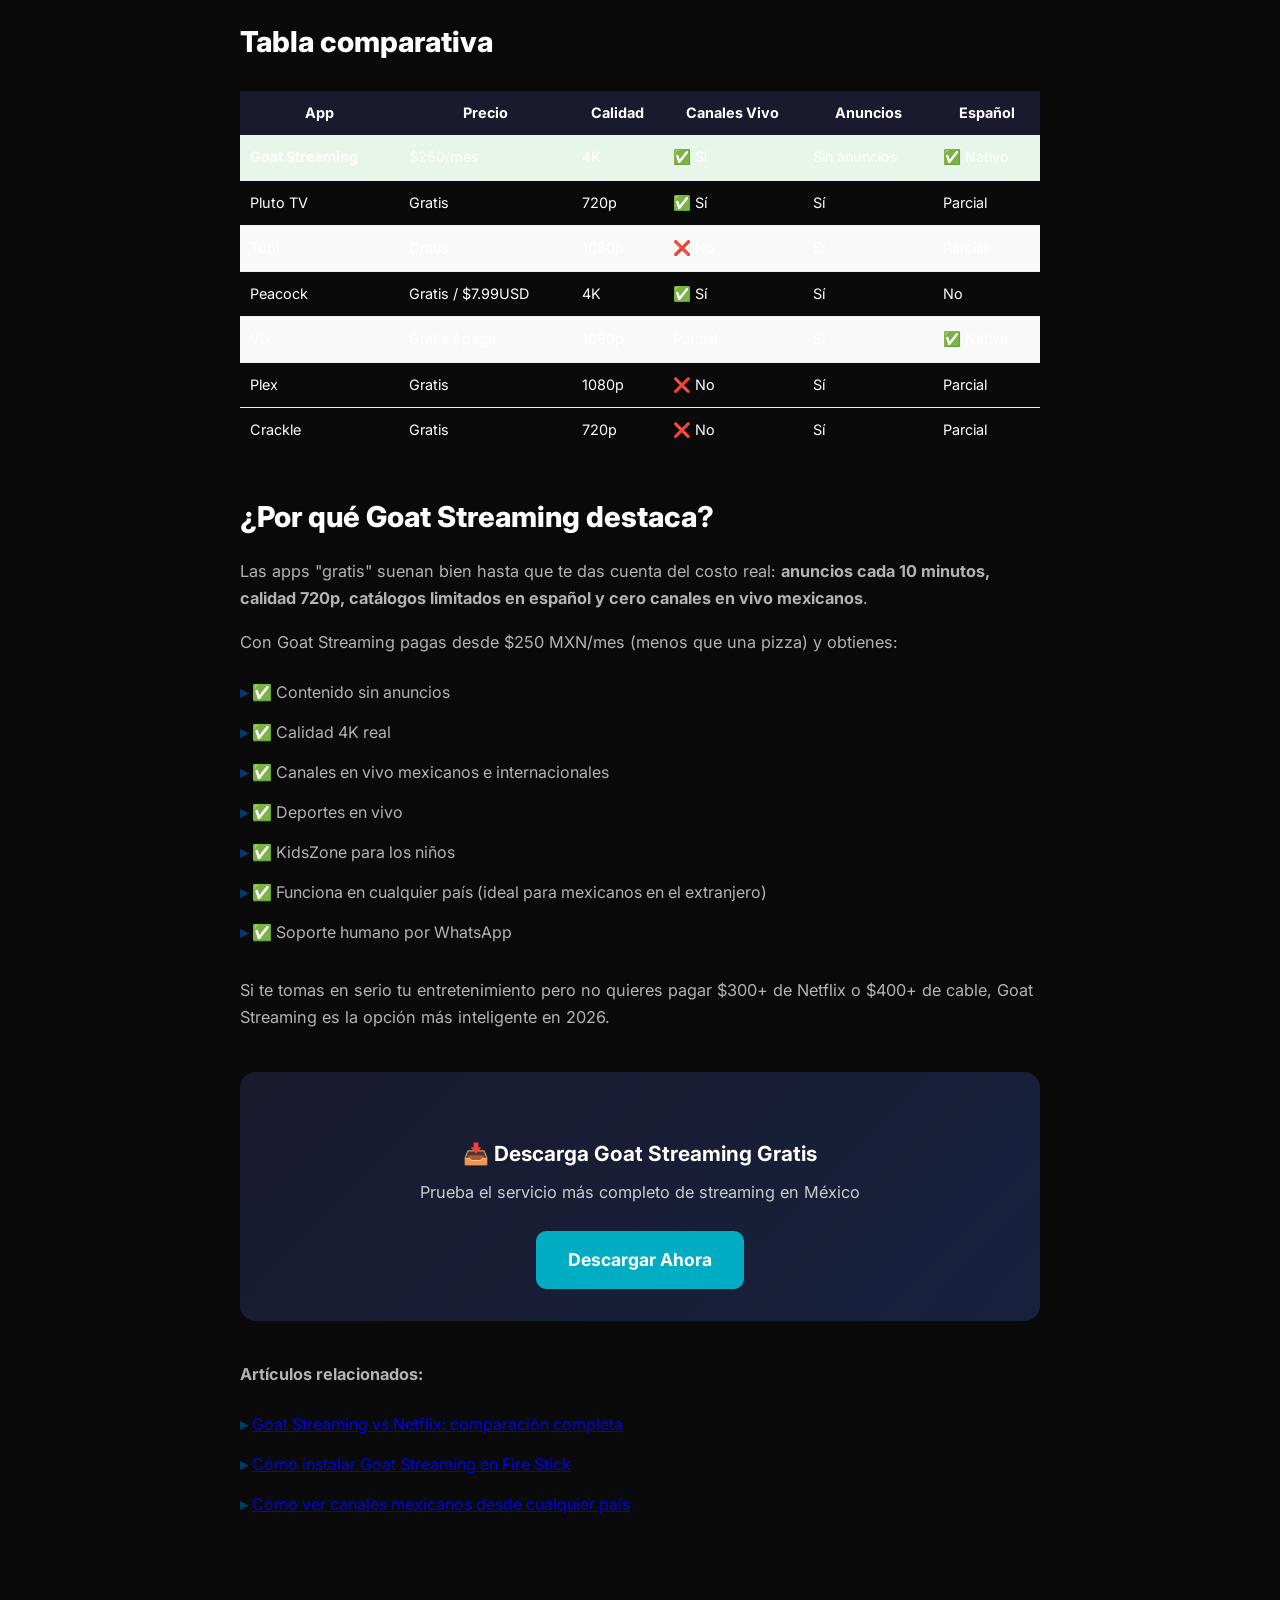
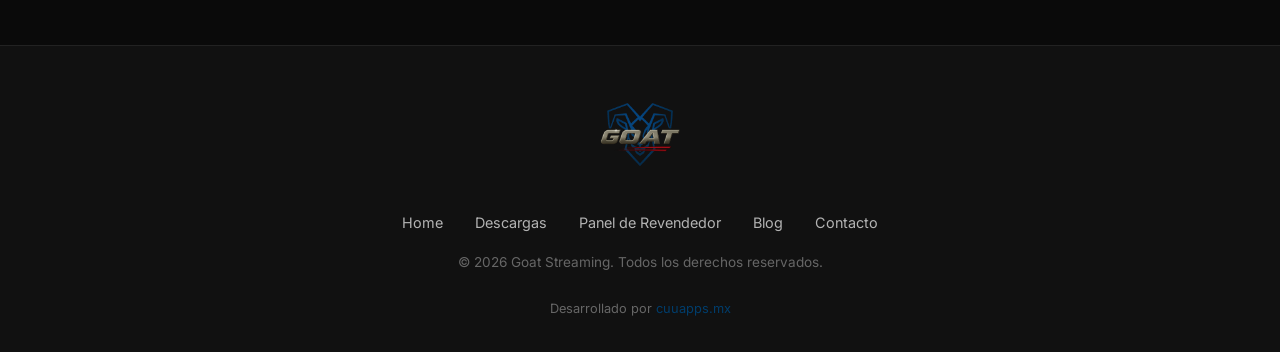
<file: mejores-apps-streaming-gratis-2026.html>
<!DOCTYPE html>
<html lang="es">
<head>
  <meta charset="UTF-8">
  <meta name="viewport" content="width=device-width, initial-scale=1.0">
  <title>Las 7 mejores apps de streaming gratis en 2026 (y por qué Goat Streaming destaca)</title>
  <meta name="description" content="[^"]*">
<link rel="alternate" hreflang="es" href="https://www.goatstreaming.tv/mejores-apps-streaming-gratis-2026.html">
<link rel="alternate" hreflang="x-default" href="https://www.goatstreaming.tv/mejores-apps-streaming-gratis-2026.html">
  <link rel="preconnect" href="https://fonts.googleapis.com">
  <link rel="preconnect" href="https://fonts.gstatic.com" crossorigin>
  <link href="https://fonts.googleapis.com/css2?family=Inter:wght@400;500;600;700;800;900&display=swap" rel="stylesheet">
  <link rel="stylesheet" href="style.css">
  <link rel="icon" href="logo.png">
  <link rel="canonical" href="https://www.www.goatstreaming.tv/mejores-apps-streaming-gratis-2026.html">
  <meta property="og:title" content="Las 7 mejores apps de streaming gratis en 2026">
  <meta property="og:description" content="Comparativa de las mejores apps de streaming gratis. Goat Streaming, Pluto TV, Tubi, Peacock y más. ¿Cuál es la mejor para ti?">
  <meta property="og:url" content="https://www.www.goatstreaming.tv/mejores-apps-streaming-gratis-2026.html">
  <meta property="og:type" content="article">
  <meta property="og:image" content="https://www.goatstreaming.tv/og-image.png">
  <meta name="twitter:card" content="summary_large_image">
  <meta name="twitter:title" content="Las 7 mejores apps de streaming gratis en 2026">
  <meta name="twitter:description" content="Comparativa completa de apps de streaming gratis para México y Latinoamérica.">
  <meta name="twitter:image" content="https://www.goatstreaming.tv/og-image.png">
</head>
<body>

  <!-- NAVBAR -->
  <nav class="navbar" id="navbar">
  <a href="index.html" class="nav-logo">
    <img src="logo.png" alt="Goat Streaming">
  </a>
  <button class="nav-toggle" onclick="document.querySelector('.nav-links').classList.toggle('open')">☰</button>
  <ul class="nav-links">
    <li><a href="index.html" data-i18="nav_home">Home</a></li>
    <li><a href="descargas.html" data-i18="nav_downloads">Descargas</a></li>
    <li><a href="precios.html" data-i18="nav_pricing">Precios</a></li>
    <li><a href="panel.html" data-i18="nav_panel">Panel de Revendedor</a></li>
    <li><a href="blog.html" data-i18="nav_blog">Blog</a></li>
    <li><a href="contacto.html" data-i18="nav_contact">Contacto</a></li>
  <li><button class="lang-toggle" onclick="toggleLang()" id="langBtn">EN</button></li>
</ul>
</nav>

  <!-- PAGE HERO -->
  <section class="page-hero">
    <h1>Las 7 Mejores Apps de Streaming Gratis en 2026</h1>
    <p>Comparamos calidad, contenido, precios y experiencia de usuario para que elijas la mejor opción.</p>
  </section>

  <!-- ARTICLE -->
  <section class="section">
    <div class="container">
      <div class="blog-content">

        <p>El streaming ya no es un lujo. En 2026 existen opciones gratuitas o casi gratuitas que compiten directamente con servicios de $300+ al mes. Pero no todas son iguales. Algunas te bombardean con anuncios, otras tienen catálogos limitados y unas cuantas realmente ofrecen valor real.</p>
        <p>Hicimos la comparativa completa. Estas son las <strong>7 mejores apps de streaming gratis en 2026</strong>, ordenadas por valor real para el usuario mexicano y latinoamericano.</p>

        <h2>1. Goat Streaming — La mejor relación calidad-precio</h2>
        <p><strong>¿Por qué es #1?</strong> Porque combina lo mejor de ambos mundos: streaming en vivo + catálogo on-demand, con calidad HD/4K y un precio que empieza en $250 MXN/mes. No es "gratis" al 100%, pero su plan más barato cuesta menos que una ida al cine.</p>

        <h3>Características principales</h3>
        <ul>
          <li><strong>Precios:</strong> Desde $250 MXN/mes | $675 MXN/3 meses | $1,250 MXN/6 meses | $2,300 MXN/año</li>
          <li><strong>Calidad:</strong> HD y 4K nativo</li>
          <li><strong>Contenido:</strong> Miles de películas, series, canales en vivo, deportes, KidsZone</li>
          <li><strong>Dispositivos:</strong> Fire Stick, Android TV, Chromecast, Google TV, celular</li>
          <li><strong>Soporte:</strong> WhatsApp directo (+52 1 644 107 6718)</li>
          <li><strong>Ads:</strong> Sin anuncios intrusivos</li>
        </ul>
        <p>La gran ventaja de Goat Streaming es que <strong>funciona en México y en el extranjero</strong>. Si estás en EE.UU., Europa o cualquier otro país, puedes ver canales mexicanos y contenido latinoamericano sin restricciones geográficas.</p>

        <h2>2. Pluto TV — Gratis con anuncios</h2>
        <p>Pluto TV (de Paramount) es una de las apps gratuitas más populares. Ofrece canales en vivo y un catálogo on-demand, todo financiado por anuncios.</p>
        <h3>Pros</h3>
        <ul>
          <li>100% gratis, sin registro</li>
          <li>Canales en vivo organizados como TV tradicional</li>
          <li>Buen catálogo de películas clásicas</li>
        </ul>
        <h3>Contras</h3>
        <ul>
          <li>Anuncios cada 10-15 minutos</li>
          <li>Calidad limitada a 720p en muchos contenidos</li>
          <li>Contenido latinoamericano muy limitado</li>
          <li>No incluye canales mexicanos en vivo</li>
        </ul>

        <h2>3. Tubi — El catálogo enorme</h2>
        <p>Tubi tiene uno de los catálogos más grandes del streaming gratuito, con más de 40,000 títulos. Es excelente para descubrir contenido, aunque la calidad de video no siempre es la mejor.</p>
        <h3>Pros</h3>
        <ul>
          <li>Catálogo enorme y actualizado</li>
          <li>Completamente gratis</li>
          <li>Disponible en casi todos los dispositivos</li>
        </ul>
        <h3>Contras</h3>
        <ul>
          <li>Muchos anuncios</li>
          <li>Calidad variable (no siempre HD)</li>
          <li>Contenido en español limitado</li>
          <li>Sin canales en vivo</li>
        </ul>

        <h2>4. Peacock — La opción de NBC</h2>
        <p>Peacock de NBCUniversal tiene un plan gratuito con anuncios que incluye algo de contenido original y un catálogo moderado.</p>
        <h3>Pros</h3>
        <ul>
          <li>Contenido original exclusivo</li>
          <li>Deportes en vivo en el plan gratuito</li>
          <li>Interfaz moderna</li>
        </ul>
        <h3>Contras</h3>
        <ul>
          <li>Limitado a EE.UU. (necesitas VPN desde México)</li>
          <li>El contenido mejor está en el plan pago ($7.99 USD/mes)</li>
          <li>Poco contenido en español</li>
        </ul>

        <h2>5. Vix — La opción latina</h2>
        <p>Vix de TelevisaUnivision es probablemente la app gratuita con mejor contenido en español. Tiene novelas, series, películas y contenido original.</p>
        <h3>Pros</h3>
        <ul>
          <li>Todo el contenido en español</li>
          <li>Novelas y telenovelas clásicas y actuales</li>
          <li>Contenido de Televisa y Univision</li>
          <li>Plan gratuito bastante completo</li>
        </ul>
        <h3>Contras</h3>
        <ul>
          <li>Anuncios frecuentes</li>
          <li>Calidad máxima 1080p</li>
          <li>Canales en vivo limitados al plan pago</li>
          <li>Sin contenido en 4K</li>
        </ul>

        <h2>6. Plex — Tu biblioteca personal + streaming</h2>
        <p>Plex empezó como una app de medios personales y ahora ofrece streaming gratuito con anuncios. Tiene una selección curada de películas y series.</p>
        <h3>Pros</h3>
        <ul>
          <li>Combina tu biblioteca personal con streaming</li>
          <li>Transmisión de calidad variable</li>
          <li>Interfaz limpia</li>
        </ul>
        <h3>Contras</h3>
        <ul>
          <li>Catálogo limitado comparado con otros</li>
          <li>Anuncios presentes</li>
          <li>Requiere cuenta</li>
        </ul>

        <h2>7. Crackle — Clásicos que no encontras en otro lado</h2>
        <p>Crackle (de Chicken Soup for the Soul) es una plataforma gratuita que se especializa en películas y series que ya no están disponibles en otros servicios.</p>
        <h3>Pros</h3>
        <ul>
          <li>Contenido único y difícil de encontrar</li>
          <li>100% gratis</li>
          <li>Algunas producciones originales</li>
        </ul>
        <h3>Contras</h3>
        <ul>
          <li>Catálogo pequeño</li>
          <li>Anuncios frecuentes</li>
          <li>Calidad máxima 720p</li>
          <li>Disponibilidad limitada en México</li>
        </ul>

        <h2>Tabla comparativa</h2>
        <table style="width:100%;border-collapse:collapse;margin:1.5rem 0;font-size:0.9rem;">
          <thead>
            <tr style="background:#1a1a2e;color:white;">
              <th style="padding:10px;">App</th>
              <th style="padding:10px;">Precio</th>
              <th style="padding:10px;">Calidad</th>
              <th style="padding:10px;">Canales Vivo</th>
              <th style="padding:10px;">Anuncios</th>
              <th style="padding:10px;">Español</th>
            </tr>
          </thead>
          <tbody>
            <tr style="border-bottom:1px solid #eee;background:#e8f5e9;">
              <td style="padding:10px;"><strong>Goat Streaming</strong></td>
              <td style="padding:10px;">$250/mes</td>
              <td style="padding:10px;">4K</td>
              <td style="padding:10px;">✅ Sí</td>
              <td style="padding:10px;">Sin anuncios</td>
              <td style="padding:10px;">✅ Nativo</td>
            </tr>
            <tr style="border-bottom:1px solid #eee;">
              <td style="padding:10px;">Pluto TV</td>
              <td style="padding:10px;">Gratis</td>
              <td style="padding:10px;">720p</td>
              <td style="padding:10px;">✅ Sí</td>
              <td style="padding:10px;">Sí</td>
              <td style="padding:10px;">Parcial</td>
            </tr>
            <tr style="border-bottom:1px solid #eee;background:#f9f9f9;">
              <td style="padding:10px;">Tubi</td>
              <td style="padding:10px;">Gratis</td>
              <td style="padding:10px;">1080p</td>
              <td style="padding:10px;">❌ No</td>
              <td style="padding:10px;">Sí</td>
              <td style="padding:10px;">Parcial</td>
            </tr>
            <tr style="border-bottom:1px solid #eee;">
              <td style="padding:10px;">Peacock</td>
              <td style="padding:10px;">Gratis / $7.99USD</td>
              <td style="padding:10px;">4K</td>
              <td style="padding:10px;">✅ Sí</td>
              <td style="padding:10px;">Sí</td>
              <td style="padding:10px;">No</td>
            </tr>
            <tr style="border-bottom:1px solid #eee;background:#f9f9f9;">
              <td style="padding:10px;">Vix</td>
              <td style="padding:10px;">Gratis / pago</td>
              <td style="padding:10px;">1080p</td>
              <td style="padding:10px;">Parcial</td>
              <td style="padding:10px;">Sí</td>
              <td style="padding:10px;">✅ Nativo</td>
            </tr>
            <tr style="border-bottom:1px solid #eee;">
              <td style="padding:10px;">Plex</td>
              <td style="padding:10px;">Gratis</td>
              <td style="padding:10px;">1080p</td>
              <td style="padding:10px;">❌ No</td>
              <td style="padding:10px;">Sí</td>
              <td style="padding:10px;">Parcial</td>
            </tr>
            <tr>
              <td style="padding:10px;">Crackle</td>
              <td style="padding:10px;">Gratis</td>
              <td style="padding:10px;">720p</td>
              <td style="padding:10px;">❌ No</td>
              <td style="padding:10px;">Sí</td>
              <td style="padding:10px;">Parcial</td>
            </tr>
          </tbody>
        </table>

        <h2>¿Por qué Goat Streaming destaca?</h2>
        <p>Las apps "gratis" suenan bien hasta que te das cuenta del costo real: <strong>anuncios cada 10 minutos, calidad 720p, catálogos limitados en español y cero canales en vivo mexicanos</strong>.</p>
        <p>Con Goat Streaming pagas desde $250 MXN/mes (menos que una pizza) y obtienes:</p>
        <ul>
          <li>✅ Contenido sin anuncios</li>
          <li>✅ Calidad 4K real</li>
          <li>✅ Canales en vivo mexicanos e internacionales</li>
          <li>✅ Deportes en vivo</li>
          <li>✅ KidsZone para los niños</li>
          <li>✅ Funciona en cualquier país (ideal para mexicanos en el extranjero)</li>
          <li>✅ Soporte humano por WhatsApp</li>
        </ul>
        <p>Si te tomas en serio tu entretenimiento pero no quieres pagar $300+ de Netflix o $400+ de cable, Goat Streaming es la opción más inteligente en 2026.</p>

        <!-- CTA -->
        <div style="text-align:center;margin:2.5rem 0;padding:2rem;background:linear-gradient(135deg,#1a1a2e,#16213e);border-radius:16px;">
          <h3 style="color:white;margin-bottom:0.5rem;">📥 Descarga Goat Streaming Gratis</h3>
          <p style="color:#ccc;margin-bottom:1.5rem;">Prueba el servicio más completo de streaming en México</p>
          <a href="descargas.html" style="display:inline-block;padding:14px 32px;background:#00acc1;color:white;text-decoration:none;border-radius:10px;font-weight:700;font-size:1.1rem;">Descargar Ahora</a>
        </div>

        <p style="margin-top:2rem;"><strong>Artículos relacionados:</strong></p>
        <ul>
          <li><a href="goat-streaming-vs-netflix-2026.html">Goat Streaming vs Netflix: comparación completa</a></li>
          <li><a href="como-instalar-goat-streaming-fire-stick.html">Cómo instalar Goat Streaming en Fire Stick</a></li>
          <li><a href="como-ver-canales-mexicanos-desde-cualquier-pais.html">Cómo ver canales mexicanos desde cualquier país</a></li>
        </ul>

      </div>
    </div>
  </section>

  <!-- FOOTER -->
  <footer class="footer">
    <div class="footer-brand">
      <img src="logo.png" alt="Goat Streaming" class="footer-logo">
    </div>
    <div class="footer-links">
      <a href="index.html">Home</a>
      <a href="descargas.html">Descargas</a>
      <a href="panel.html">Panel de Revendedor</a>
      <a href="blog.html">Blog</a>
      <a href="contacto.html">Contacto</a>
    </div>
    <p>© 2026 Goat Streaming. Todos los derechos reservados.</p>
    <p class="footer-credit">Desarrollado por <a href="https://cuuapps.mx" target="_blank" rel="noopener">cuuapps.mx</a></p>
  </footer>

  <!-- WHATSAPP FLOAT -->
  <a href="https://wa.me/526441076718" class="whatsapp-float" aria-label="WhatsApp">
    <svg viewBox="0 0 24 24"><path d="M17.472 14.382c-.297-.149-1.758-.867-2.03-.967-.273-.099-.471-.148-.67.15-.197.297-.767.966-.94 1.164-.173.199-.347.223-.644.075-.297-.15-1.255-.463-2.39-1.475-.883-.788-1.48-1.761-1.653-2.059-.173-.297-.018-.458.13-.606.134-.133.298-.347.446-.52.149-.174.198-.298.298-.497.099-.198.05-.371-.025-.52-.075-.149-.669-1.612-.916-2.207-.242-.579-.487-.5-.669-.51-.173-.008-.371-.01-.57-.01-.198 0-.52.074-.792.372-.272.297-1.04 1.016-1.04 2.479 0 1.462 1.065 2.875 1.213 3.074.149.198 2.096 3.2 5.077 4.487.709.306 1.262.489 1.694.625.712.227 1.36.195 1.871.118.571-.085 1.758-.719 2.006-1.413.248-.694.248-1.289.173-1.413-.074-.124-.272-.198-.57-.347m-5.421 7.403h-.004a9.87 9.87 0 01-5.031-1.378l-.361-.214-3.741.982.998-3.648-.235-.374a9.86 9.86 0 01-1.51-5.26c.001-5.45 4.436-9.884 9.888-9.884 2.64 0 5.122 1.03 6.988 2.898a9.825 9.825 0 012.893 6.994c-.003 5.45-4.437 9.884-9.885 9.884m8.413-18.297A11.815 11.815 0 0012.05 0C5.495 0 .16 5.335.157 11.892c0 2.096.547 4.142 1.588 5.945L.057 24l6.305-1.654a11.882 11.882 0 005.683 1.448h.005c6.554 0 11.89-5.335 11.893-11.893a11.821 11.821 0 00-3.48-8.413z"/></svg>
  </a>

  <script>
    window.addEventListener('scroll', () => {
      document.getElementById('navbar').classList.toggle('scrolled', window.scrollY > 50);
    });
    document.getElementById('navToggle').addEventListener('click', () => {
      document.getElementById('navLinks').classList.toggle('open');
    });
    const observer = new IntersectionObserver((entries) => {
      entries.forEach((entry, i) => {
        if (entry.isIntersecting) {
          setTimeout(() => entry.target.classList.add('visible'), i * 100);
          observer.unobserve(entry);
        }
      });
    }, { threshold: 0.1 });
    document.querySelectorAll('.animate-on-scroll').forEach(el => observer.observe(el));
  </script>


  
  
    <script>
// Universal translation engine for Goat Streaming pages
var translations = {
  es: {
    nav_home: "Home", nav_downloads: "Descargas", nav_pricing: "Precios",
    nav_panel: "Panel de Revendedor", nav_blog: "Blog", nav_contact: "Contacto",
  },
  en: {
    nav_home: "Home", nav_downloads: "Downloads", nav_pricing: "Pricing",
    nav_panel: "Reseller Panel", nav_blog: "Blog", nav_contact: "Contact",
  }
};

var _txt = {}; // stores original Spanish text
var _lang = localStorage.getItem('goat-lang') || 'es';

// Spanish->English lookup
var SP_TO_EN = {
  'Descargas': 'Downloads',
  'Precios': 'Pricing',
  'Panel de Revendedor': 'Reseller Panel',
  'Contacto': 'Contact',
  'Blog': 'Blog',
  'Todos los derechos reservados': 'All rights reserved.',
  'Desarrollado por': 'Developed by',
  '© 2026 Goat Streaming. Todos los derechos reservados.': '© 2026 Goat Streaming. All rights reserved.',
};

// English->Spanish lookup
var EN_TO_SP = {v: k for k, v in SP_TO_EN.items()};
EN_TO_SP['All rights reserved.'] = 'Todos los derechos reservados.';

// Quick tag translators
var TAG_TRANS = {
  'en': {
    'h1': {},
    'h2': {},
    'h3': {},
    'p': {},
    'li': {},
    'td': {},
    'th': {},
  },
  'es': {
    'h1': {},
    'h2': {},
    'h3': {},
    'p': {},
    'li': {},
    'td': {},
    'th': {},
  }
};

// Common page-specific translations
var PAGE_TRANS = {
  'es': {
    // ---- DESCARGAS ----
    'Goat Streaming - Descargar en Fire TV Stick': 'Goat Streaming - Download on Fire TV Stick',
    'Guía completa para instalar Goat Streaming en tu Fire TV Stick con códigos de descarga.': 'Complete guide to install Goat Streaming on your Fire TV Stick with download codes.',
    '¿Es seguro descargar Goat Streaming?': 'Is it safe to download Goat Streaming?',
    '¿Qué hago si Downloader no encuentra el código?': 'What if Downloader cannot find the code?',
    '¿Puedo instalar Goat Streaming en mi teléfono Android?': 'Can I install Goat Streaming on my Android phone?',
    '¿Cuánto tiempo tarda la activación?': 'How long does activation take?',
    'Sí, Goat Streaming es completamente seguro. Descárgalo únicamente usando el código oficial proporcionado (1911324) a través de la app Downloader en tu Fire TV Stick.': 'Yes, Goat Streaming is completely safe. Download it only using the official code (1911324) through the Downloader app on your Fire TV Stick.',
    'Si el código no funciona, contáctanos por WhatsApp y te proporcionaremos un enlace directo alternativo.': 'If the code does not work, contact us via WhatsApp and we will provide an alternative direct link.',
    'Sí, Goat Streaming es compatible con cualquier dispositivo Android. Contáctanos por WhatsApp para recibir el enlace de descarga directa para Android.': 'Yes, Goat Streaming is compatible with any Android device. Contact us via WhatsApp to receive the direct download link for Android.',
    'La activación se realiza en minutos durante nuestro horario de atención (Lunes a Sábado de 8 am a 10 pm y Domingos de 9 am a 6 pm, hora centro de México).': 'Activation is done in minutes during our business hours (Monday to Saturday 8am to 10pm and Sundays 9am to 6pm, Mexico City time).',
    '¿Listo para empezar?': 'Ready to get started?',
    'Contacta con nosotros y te ayudamos con la instalación.': 'Contact us and we will help you with the installation.',
    'Contactar Soporte': 'Contact Support',
    // ---- CONTACTO ----
    'Contacto y Soporte Goat Streaming': 'Goat Streaming Contact & Support',
    'Asistencia personalizada para activación, dudas y soporte técnico. Estamos aquí para ayudarte.': 'Personalized assistance for activation, questions and technical support. We are here to help you.',
    'La forma más rápida de contactarnos. Te respondemos en minutos durante nuestro horario de atención.': 'The fastest way to reach us. We respond in minutes during our business hours.',
    'Escribir por WhatsApp': 'Write via WhatsApp',
    'Soporte Técnico': 'Technical Support',
    '¿Problemas con la instalación o activación? Nuestro equipo te guía paso a paso para que disfrutes de Goat Streaming sin complicaciones.': 'Problems with installation or activation? Our team guides you step by step so you can enjoy Goat Streaming without complications.',
    '✓ Ayuda con instalación': '✓ Installation help',
    '✓ Activación de cuentas': '✓ Account activation',
    '✓ Resolución de errores': '✓ Error resolution',
    '✓ Configuración de dispositivos': '✓ Device configuration',
    '🕐 Horario de Atención': '🕐 Business Hours',
    'Lunes a Sábado: 8:00 am a 10:00 pm': 'Monday to Saturday: 8:00 am to 10:00 pm',
    'Domingos: 9:00 am a 6:00 pm': 'Sundays: 9:00 am to 6:00 pm',
    'Hora centro de México (CST)': 'Mexico City time (CST)',
    'Guía Rápida': 'Quick Guide',
    '¿Qué información enviar?': 'What information to send?',
    'Para una atención más rápida, incluye esta información al contactarnos:': 'For faster service, include this information when contacting us:',
    'Para Activación': 'For Activation',
    'Envía tu nombre + foto del código de activación que aparece en pantalla con el texto "GoatPrueba".': 'Send your name + photo of the activation code shown on screen with the text "GoatPrueba".',
    'Para Suscripción': 'For Subscription',
    'Indica el plan elegido (1, 3, 6 o 12 meses) y tu método de pago preferido. Te enviaremos los datos.': 'Indicate the chosen plan (1, 3, 6 or 12 months) and your preferred payment method. We will send you the details.',
    'Para Soporte': 'For Support',
    'Describe el problema con detalle. Indica qué dispositivo usas y si es posible envía capturas de pantalla.': 'Describe the problem in detail. Indicate which device you use and send screenshots if possible.',
    '¿Primera vez en Goat Streaming?': 'First time at Goat Streaming?',
    'Descarga la app y solicita tu prueba gratuita de 24 horas.': 'Download the app and request your free 24-hour trial.',
    'Ver Guía de Descarga': 'See Download Guide',
    'Ver Planes': 'See Plans',
    // ---- BLOG ----
    'Ver TV Online con Goat Streaming': 'Watch TV Online with Goat Streaming',
    'Todo lo que necesitas saber sobre streaming, TV online y cómo Goat Streaming transforma tu experiencia de entretenimiento.': 'Everything you need to know about streaming, online TV and how Goat Streaming transforms your entertainment experience.',
    'Artículos del Blog': 'Blog Articles',
    '¿Por qué elegir ver TV online?': 'Why choose watching TV online?',
    'La televisión ha evolucionado. Ya no necesitas estar pegado a un horario fijo o pagar por paquetes de cable con canales que no ves.': 'Television has evolved. You no longer need to be glued to a fixed schedule or pay for cable packages with channels you never watch.',
    'Ver TV online te da la libertad de elegir qué, cuándo y dónde ver.': 'Watching TV online gives you the freedom to choose what, when and where to watch.',
    'Con plataformas como Goat Streaming, accedes a contenido en vivo y bajo demanda con la calidad que mereces: HD y 4K.': 'With platforms like Goat Streaming, you access live and on-demand content with the quality you deserve: HD and 4K.',
    'Ventajas de ver TV online con Goat Streaming': 'Advantages of watching TV online with Goat Streaming',
    'Libertad total: Mira lo que quieras, cuando quieras, sin horarios fijos.': 'Total freedom: Watch what you want, when you want, no fixed schedules.',
    'Calidad superior: Disfruta de tus películas y series favoritas en HD y 4K.': 'Superior quality: Enjoy your favorite movies and series in HD and 4K.',
    'Portabilidad: Lleva tu entretenimiento a donde vayas, compatible con múltiples dispositivos.': 'Portability: Take your entertainment with you, compatible with multiple devices.',
    'Ahorro significativo: Planes accesibles sin contratos forzosos ni sorpresas.': 'Significant savings: Affordable plans without forced contracts or surprises.',
    'Contenido para todos: Desde películas de estreno hasta contenido infantil en KidsZone.': 'Content for everyone: From blockbuster movies to children content in KidsZone.',
    '¿Cómo funciona Goat Streaming?': 'How does Goat Streaming work?',
    'Goat Streaming es una aplicación de streaming que combina lo mejor de la televisión en vivo con el catálogo on-demand.': 'Goat Streaming is a streaming application that combines the best of live TV with the on-demand catalog.',
    'Una vez instalada en tu dispositivo compatible, accedes a:': 'Once installed on your compatible device, you access:',
    'Thousands of movies and series in HD and 4K': 'Miles de películas y series en HD y 4K',
    'Pasos para empezar con Goat Streaming': 'Steps to get started with Goat Streaming',
    'Comenzar con Goat Streaming es sencillo y toma solo unos minutos:': 'Getting started with Goat Streaming is easy and takes just a few minutes:',
    'Descarga la app': 'Download the app',
    'Solicita tu activación': 'Request your activation',
    'Prueba gratis por 24 horas': 'Free 24-hour trial',
    'Elige tu plan': 'Choose your plan',
    '¿Listo para probar Goat Streaming?': 'Ready to try Goat Streaming?',
    'Descarga ahora y disfruta de 24 horas de cortesía gratis.': 'Download now and enjoy 24 hours of free courtesy.',
    'Descargar Ahora': 'Download Now',
    'Contactar Soporte': 'Contact Support',
    // ---- PANEL ----
    'Genera Ingresos': 'Earn Income',
    'Panel GoatStreaming': 'GoatStreaming Panel',
    'El Panel de Revendedor es una herramienta exclusiva para personas interesadas en generar ingresos como distribuidores.': 'The Reseller Panel is an exclusive tool for people interested in earning income as distributors.',
    'Planes y Precios del Panel de Revendedor': 'Reseller Panel Plans and Pricing',
    '💰 Planes y Precios': '💰 Plans and Pricing',
    '📋 Lista para Revendedores': '📋 List for Resellers',
    '⚠️ Para proteger la red de revendedores, no está permitido vender por debajo de este precio.': '⚠️ To protect the reseller network, selling below this price is not allowed.',
    'Precio Mínimo de Reventa': 'Minimum Resale Price',
    '⚙️ ¿Cómo Funciona?': '⚙️ How It Works?',
    '¿Cómo Funciona el Panel de Revendedor?': 'How Does the Reseller Panel Work?',
    '🔧 Funciones Principales': '🔧 Main Functions',
    'Funciones Principales del Panel de Revendedor': 'Main Reseller Panel Functions',
    'Activar Nuevos Clientes': 'Activate New Clients',
    'Renovar Cuentas Vencidas': 'Renew Expired Accounts',
    'Gestionar Fechas de Corte': 'Manage Cutoff Dates',
    'Crear Demos': 'Create Demos',
    'Acceso 24/7': '24/7 Access',
    '✅ Ventajas': '✅ Advantages',
    'Ventajas de Usar el Panel de Revendedor': 'Advantages of Using the Reseller Panel',
    '🚀 Comienza Ahora': '🚀 Get Started Now',
    '¿Listo para generar ingresos?': 'Ready to generate income?',
    'Contáctanos por WhatsApp y comienza a distribuir GoatStreaming hoy mismo.': 'Contact us via WhatsApp and start distributing GoatStreaming today.',
    '💬 Contactar por WhatsApp': '💬 Contact via WhatsApp',
    // ---- PROPUESTA ----
    'Propuesta de Marketing': 'Marketing Proposal',
    'Dr. Emmanuel Vélez — Ginecología y Obstetricia': 'Dr. Emmanuel Vélez — Gynecology and Obstetrics',
    '1. Página Web Profesional': '1. Professional Website',
    '2. Publicidad — Directorio Médico': '2. Advertising — Medical Directory',
    '3. Publicidad — Revista Chihuahua es tuyo': '3. Advertising — Chihuahua es tuyo Magazine',
    '💰 Inversión Total': '💰 Total Investment',
    '📅 Timeline Estimado': '📅 Estimated Timeline',
    '¿Por qué una página web profesional?': 'Why a professional website?',
    'Siguiente Paso': 'Next Step',
    // ---- INSTALL ----
    'Instalar Goat Streaming en Fire Stick': 'Install Goat Streaming on Fire Stick',
    'Guía paso a paso para tener Goat Streaming funcionando en tu Amazon Fire TV en menos de 5 minutos.': 'Step-by-step guide to get Goat Streaming running on your Amazon Fire TV in under 5 minutes.',
    // ---- CANALES ----
    'Ver Canales Mexicanos Desde Cualquier País': 'Watch Mexican Channels from Any Country',
    'Guía 2026 para mexicanos en el extranjero: cómo ver Canal 5, TV Azteca, Las Estrellas y más sin restricciones geográficas.': '2026 guide for Mexicans abroad: how to watch Canal 5, TV Azteca, Las Estrellas and more without geographic restrictions.',
    // ---- FUTBOL ----
    'Ver Fútbol en Vivo Gratis': 'Watch Live Soccer for Free',
    'Guía 2026 para ver Liga MX, Champions, La Liga y más desde tu celular, tablet o TV sin pagar cable.': '2026 guide to watch Liga MX, Champions, La Liga and more from your phone, tablet or TV without paying for cable.',
    // ---- SERIES ----
    'Goat Streaming: Series y Películas Actuales': 'Goat Streaming: Current Series & Movies',
    'Todo el contenido que quieres ver, cuando quieres verlo, en HD y 4K.': 'All the content you want to watch, when you want to watch it, in HD and 4K.',
    // ---- VS NETFLIX ----
    'Goat Streaming vs Netflix': 'Goat Streaming vs Netflix',
    'Comparación honesta y completa para que decidas cuál es mejor para ver TV en 2026.': 'Honest and complete comparison to help you decide which is better for watching TV in 2026.',
    // ---- MEJORES APPS ----
    'Las 7 Mejores Apps de Streaming Gratis en 2026': 'The 7 Best Free Streaming Apps in 2026',
    'Comparamos calidad, contenido, precios y experiencia de usuario para que elijas la mejor opción.': 'We compare quality, content, prices and user experience so you choose the best option.',
  },
  'en': {
    // English texts (for reverse translation)
  }
};

// Build EN_TO_SP from PAGE_TRANS.es
for (var k in PAGE_TRANS.es) {
  EN_TO_SP[PAGE_TRANS.es[k]] = k;
}

function toggleLang() {
  var btn = document.getElementById('langBtn');
  if (!btn) return;
  _lang = _lang === 'es' ? 'en' : 'es';
  localStorage.setItem('goat-lang', _lang);
  btn.textContent = _lang === 'es' ? 'EN' : 'ES';
  applyTranslations(_lang);
}

function applyTranslations(lang) {
  // 1. Navbar data-i18
  document.querySelectorAll('[data-i18]').forEach(function(el) {
    var k = el.getAttribute('data-i18');
    var t = translations[lang];
    if (t && t[k]) el.textContent = t[k];
  });

  // 2. Translate by text matching
  var map = lang === 'en' ? PAGE_TRANS.es : EN_TO_SP;
  var allEls = document.querySelectorAll('h1,h2,h3,h4,p,li,td,th,span,button');
  allEls.forEach(function(el) {
    var txt = el.textContent.trim();
    if (!txt) return;
    if (map[txt] !== undefined) {
      _txt[txt] = _txt[txt] || txt;
      el.textContent = map[txt];
    }
  });

  // 3. Footer links
  if (lang === 'en') {
    document.querySelectorAll('footer a').forEach(function(a) {
      var t = a.textContent.trim();
      if (SP_TO_EN[t]) {
        _txt[a.href + '_fa'] = _txt[a.href + '_fa'] || t;
        a.textContent = SP_TO_EN[t];
      }
    });
    var cp = document.querySelector('footer p');
    if (cp && cp.textContent.indexOf('Todos') >= 0) {
      _txt['_copy'] = cp.textContent;
      cp.textContent = '© 2026 Goat Streaming. All rights reserved.';
    }
    var fc = document.querySelector('.footer-credit');
    if (fc && fc.textContent.indexOf('Desarrollado') >= 0) {
      _txt['_credit'] = fc.textContent;
      fc.innerHTML = 'Developed by <a href="https://cuuapps.mx" target="_blank" rel="noopener">cuuapps.mx</a>';
    }
  } else {
    document.querySelectorAll('footer a').forEach(function(a) {
      var key = a.href + '_fa';
      if (_txt[key]) a.textContent = _txt[key];
    });
    var cp = document.querySelector('footer p');
    if (cp && _txt['_copy']) cp.textContent = _txt['_copy'];
    var fc = document.querySelector('.footer-credit');
    if (fc && _txt['_credit']) fc.innerHTML = _txt['_credit'];
  }
}

// Init
var btn = document.getElementById('langBtn');
if (btn) btn.textContent = _lang === 'es' ? 'EN' : 'ES';
applyTranslations(_lang);
</script>

</body>
</html>
</file>
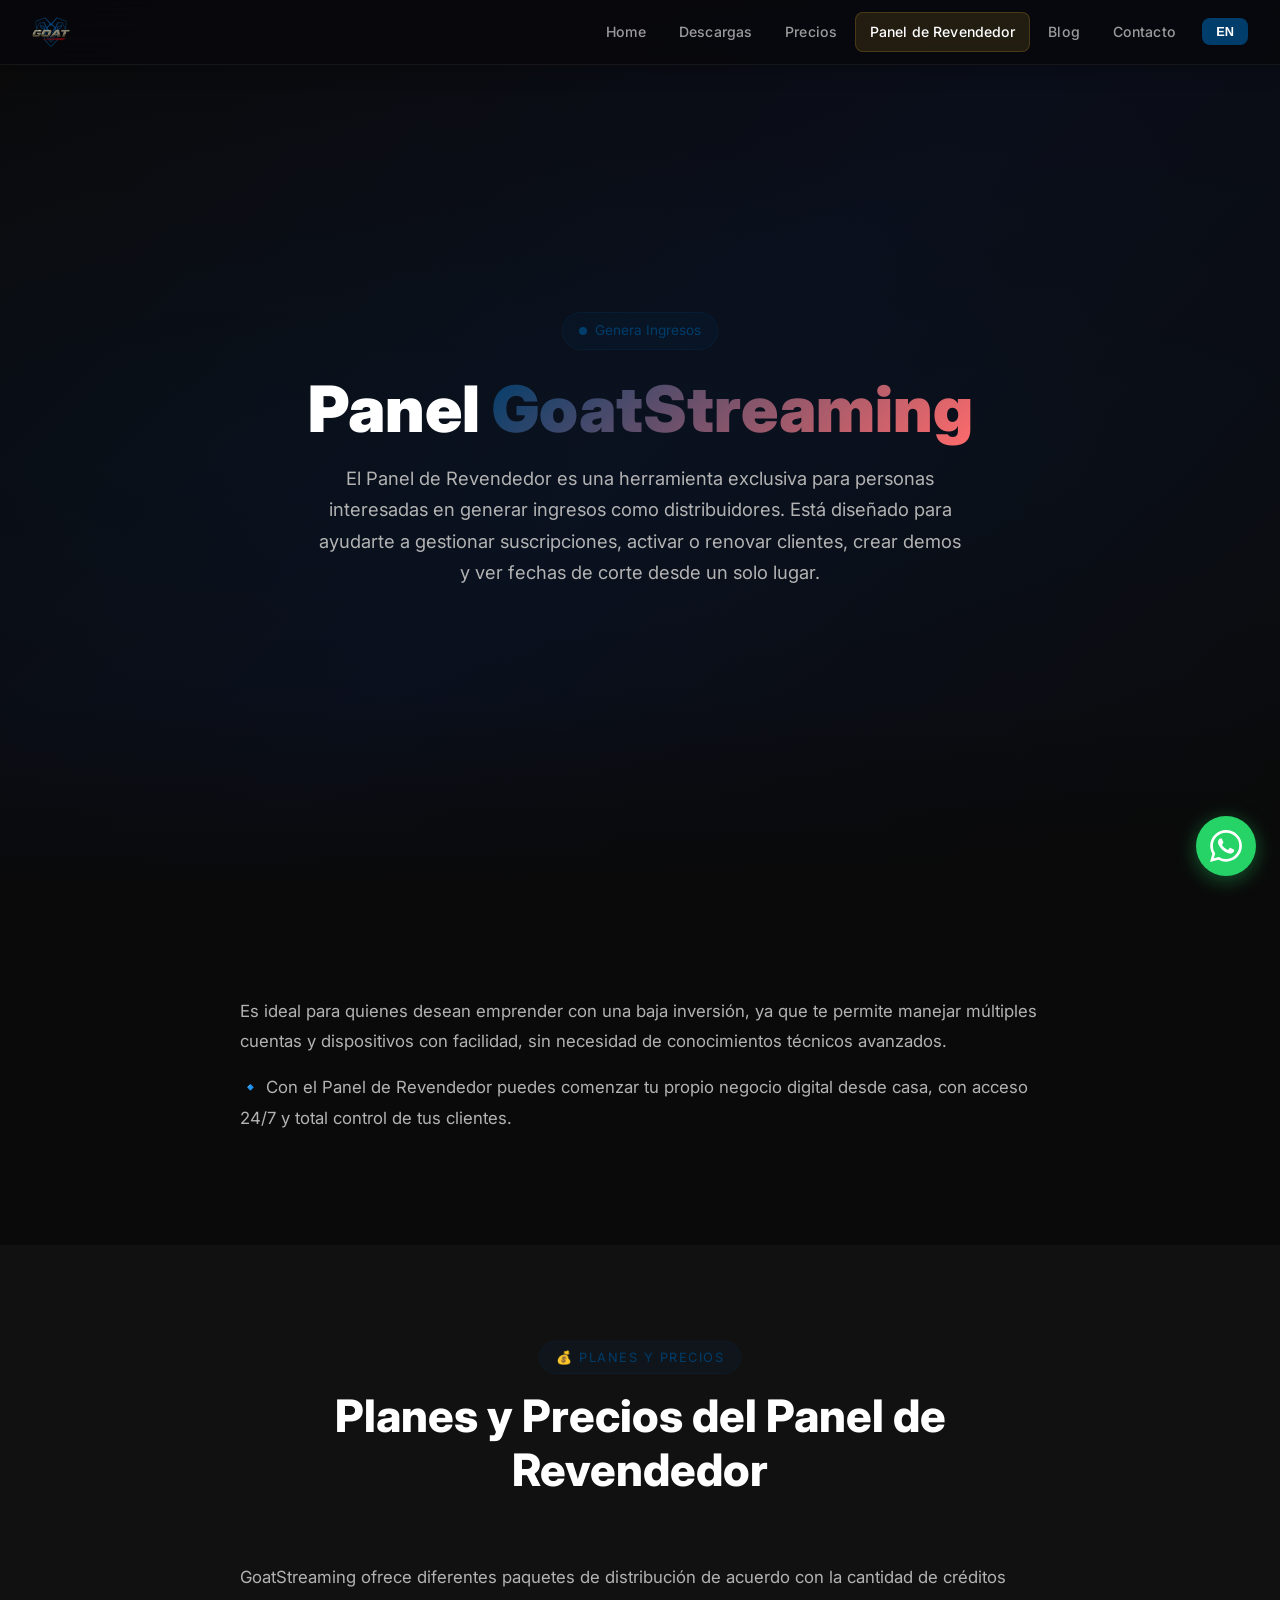
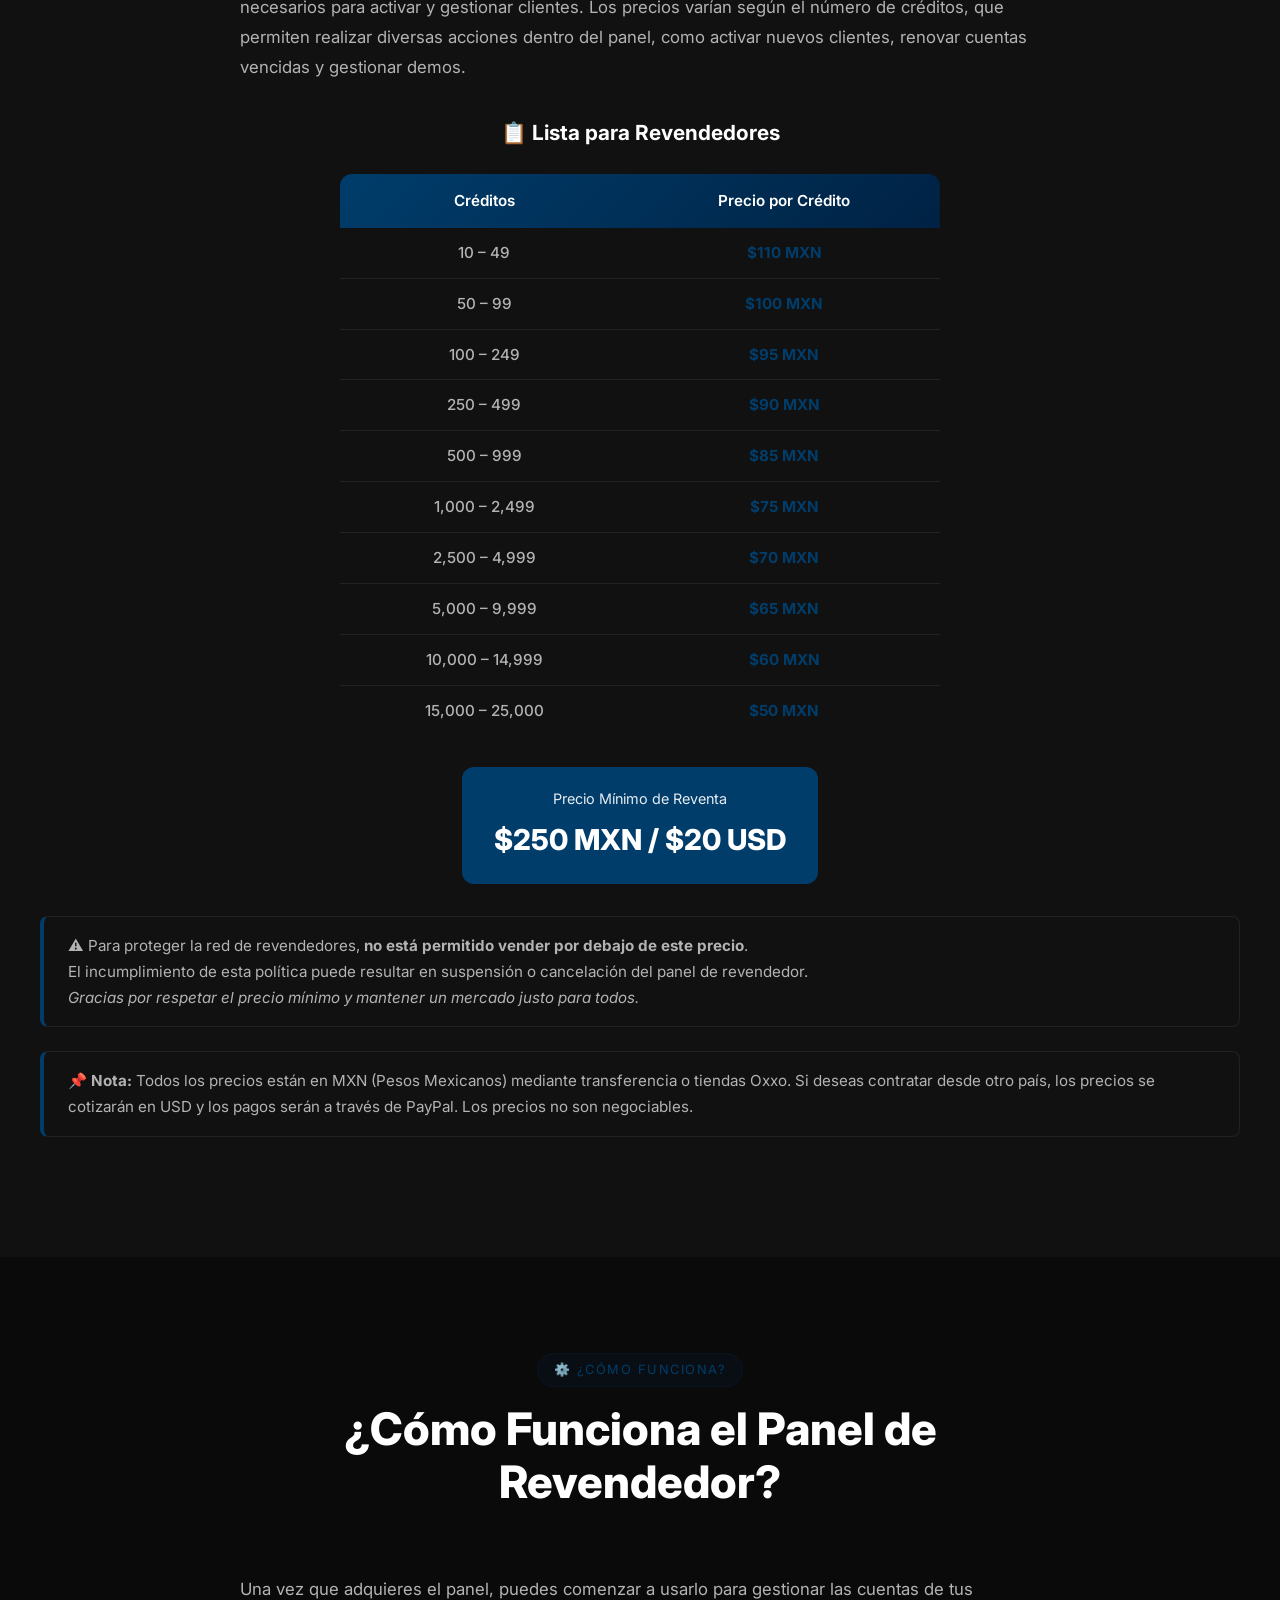
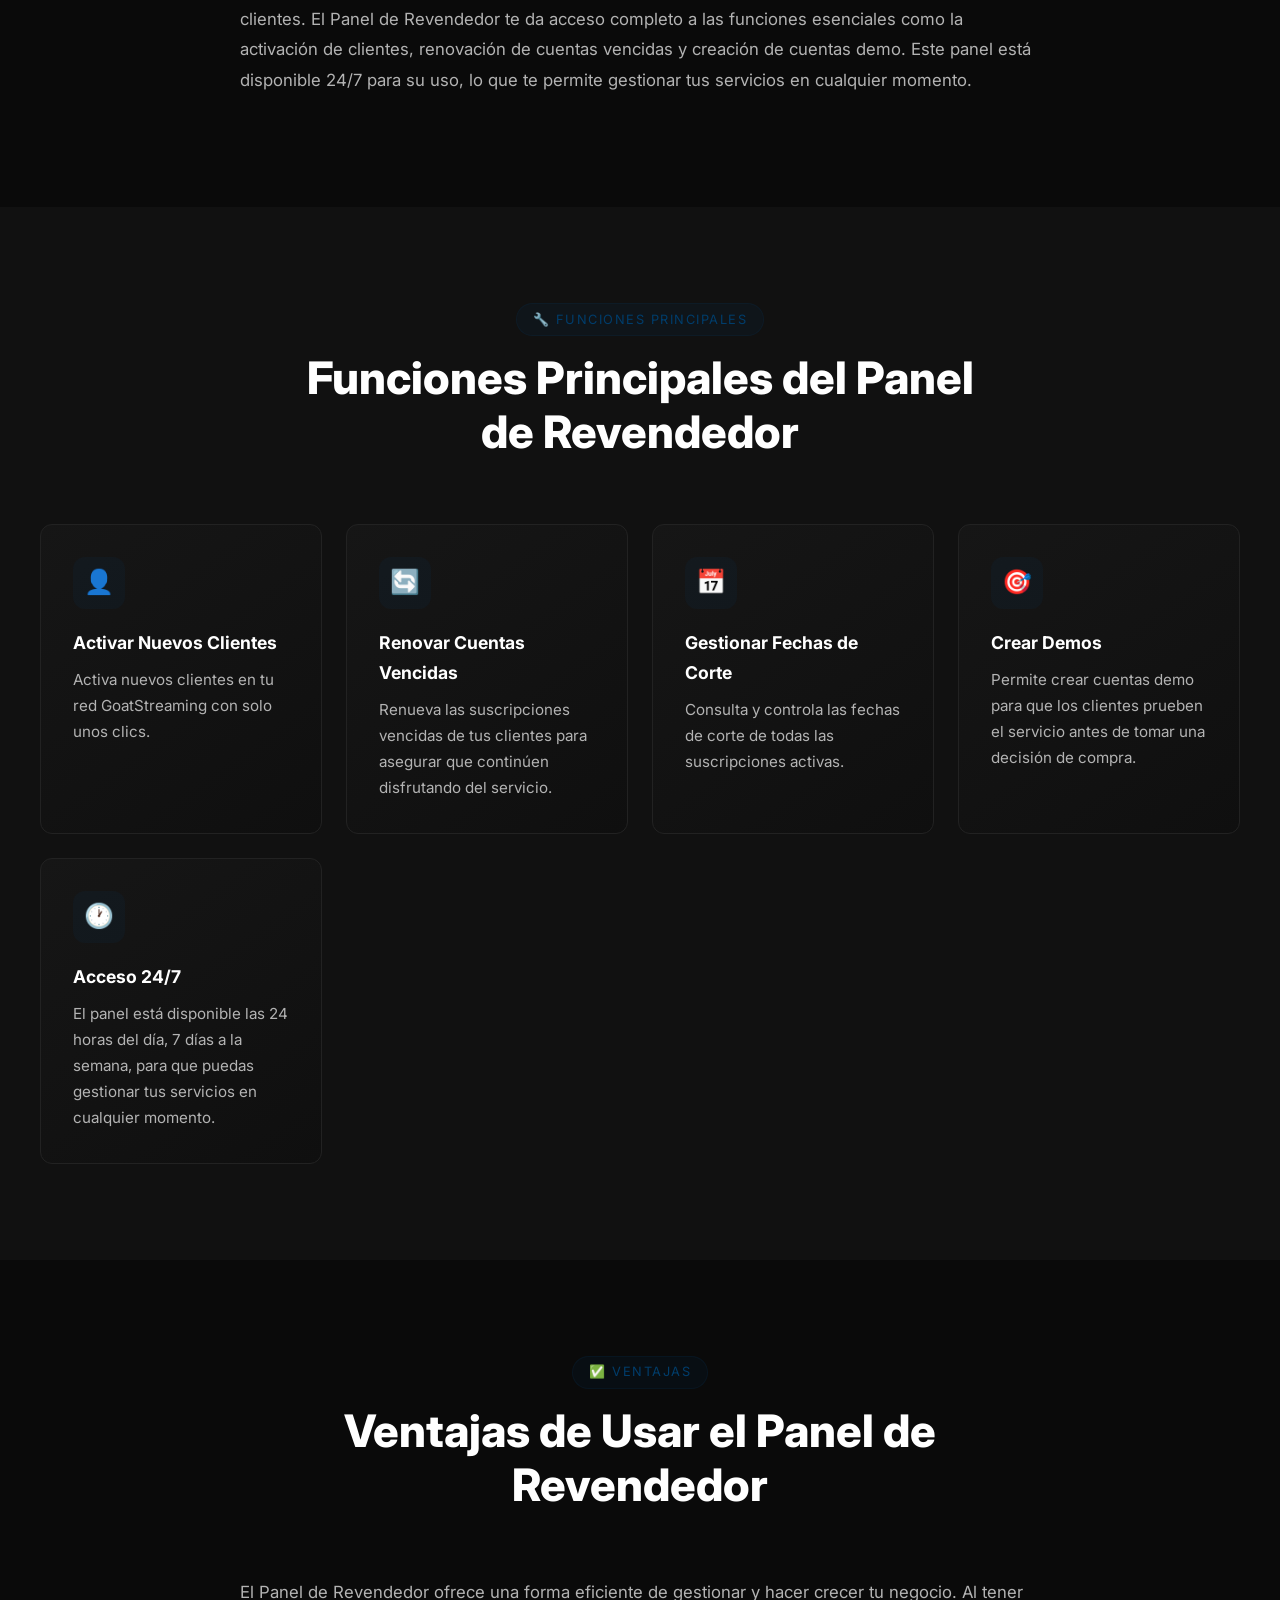
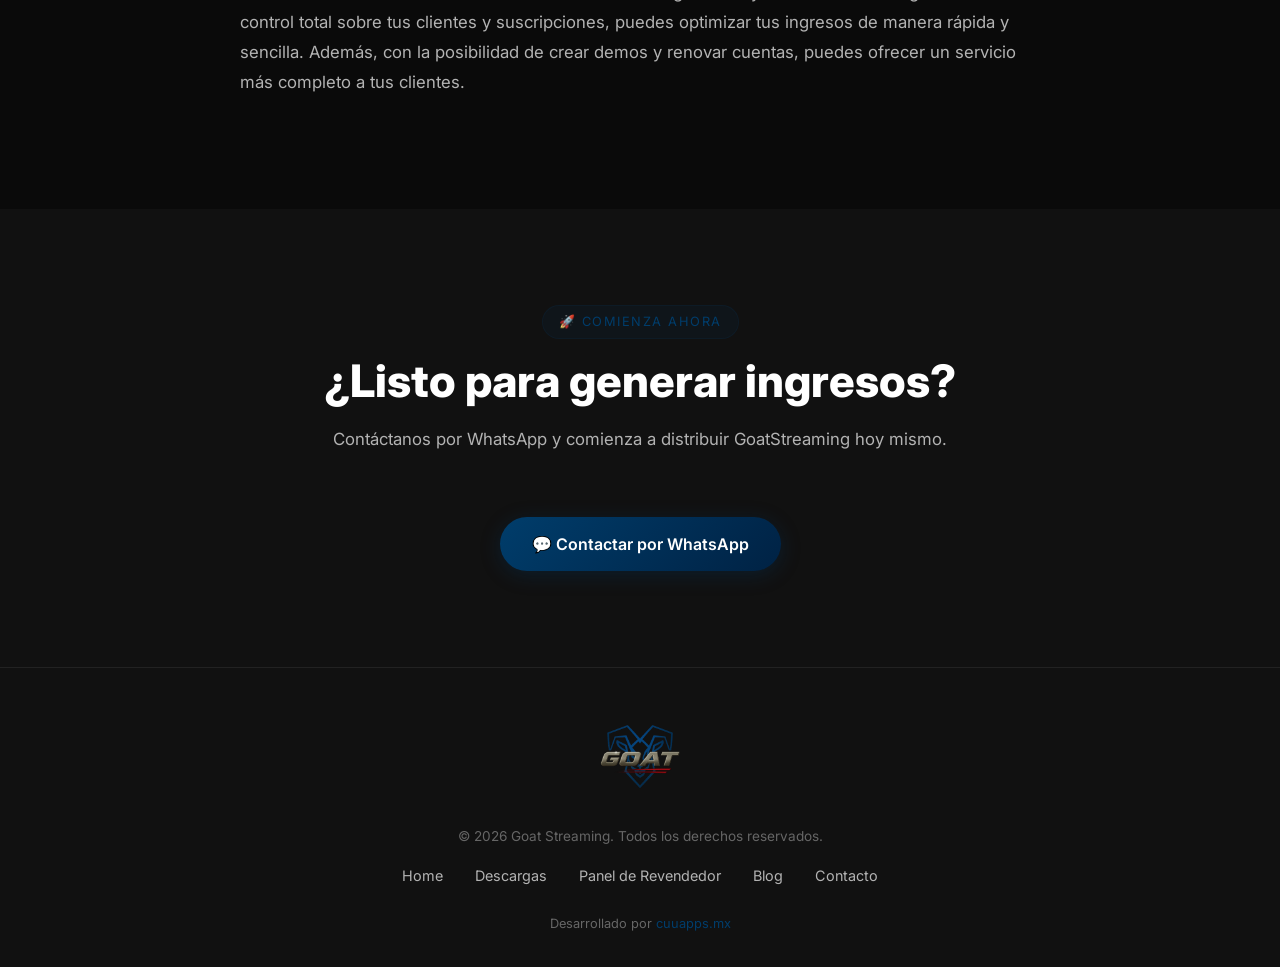
<file: panel.html>
<!DOCTYPE html>
<html lang="es">
<head>
<meta charset="UTF-8">
<meta name="viewport" content="width=device-width, initial-scale=1.0">
<title>Panel de Revendedor — Genera Ingresos como Distribuidor</title>
<meta name="description" content="[^"]*">
<link rel="alternate" hreflang="es" href="https://www.goatstreaming.tv/panel.html">
<link rel="alternate" hreflang="x-default" href="https://www.goatstreaming.tv/panel.html">
<link rel="preconnect" href="https://fonts.googleapis.com">
<link rel="preconnect" href="https://fonts.gstatic.com" crossorigin>
<link href="https://fonts.googleapis.com/css2?family=Inter:wght@400;500;600;700;800;900&display=swap" rel="stylesheet">
<link rel="stylesheet" href="style.css">
  <link rel="icon" href="logo.png">
  <link rel="canonical" href="https://www.www.goatstreaming.tv/panel.html">
  <meta property="og:title" content="Panel de Revendedor — Genera Ingresos como Distribuidor">
  <meta property="og:description" content="El Panel de Revendedor es una herramienta exclusiva para distribuidores. Gestiona suscripciones, activa clientes y crea demos.">
  <meta property="og:url" content="https://www.www.goatstreaming.tv/panel.html">
  <meta property="og:type" content="website">
  <meta property="og:image" content="https://www.goatstreaming.tv/og-image.png">
  <meta name="twitter:card" content="summary_large_image">
  <meta name="twitter:title" content="Panel de Revendedor — Genera Ingresos como Distribuidor">
  <meta name="twitter:description" content="El Panel de Revendedor es una herramienta exclusiva para distribuidores. Gestiona suscripciones, activa clientes y crea demos.">
  <meta name="twitter:image" content="https://www.goatstreaming.tv/og-image.png">
</head>
<body>

<!-- NAV -->
<nav class="navbar" id="navbar">
  <a href="index.html" class="nav-logo">
    <img src="logo.png" alt="Goat Streaming">
  </a>
  <button class="nav-toggle" onclick="document.querySelector('.nav-links').classList.toggle('open')">☰</button>
  <ul class="nav-links">
    <li><a href="index.html" data-i18="nav_home">Home</a></li>
    <li><a href="descargas.html" data-i18="nav_downloads">Descargas</a></li>
    <li><a href="precios.html" data-i18="nav_pricing">Precios</a></li>
    <li><a href="panel.html" class="active" data-i18="nav_panel">Panel de Revendedor</a></li>
    <li><a href="blog.html" data-i18="nav_blog">Blog</a></li>
    <li><a href="contacto.html" data-i18="nav_contact">Contacto</a></li>
  <li><button class="lang-toggle" onclick="toggleLang()" id="langBtn">EN</button></li>
</ul>
</nav>

<!-- HERO PANEL -->
<section class="hero hero-small">
  <div class="hero-bg"></div>
  <div class="hero-content">
    <div class="hero-badge">
      <span class="dot"></span>
      Genera Ingresos
    </div>
    <h1>Panel <span class="gradient-text">GoatStreaming</span></h1>
    <p>El Panel de Revendedor es una herramienta exclusiva para personas interesadas en generar ingresos como distribuidores. Está diseñado para ayudarte a gestionar suscripciones, activar o renovar clientes, crear demos y ver fechas de corte desde un solo lugar.</p>
  </div>
</section>

<!-- DESCRIPTION -->
<section class="section">
  <div class="container">
    <div class="panel-content">
      <p>Es ideal para quienes desean emprender con una baja inversión, ya que te permite manejar múltiples cuentas y dispositivos con facilidad, sin necesidad de conocimientos técnicos avanzados.</p>
      <p>🔹 Con el Panel de Revendedor puedes comenzar tu propio negocio digital desde casa, con acceso 24/7 y total control de tus clientes.</p>
    </div>
  </div>
</section>

<!-- PRICING -->
<section class="section" style="background:var(--bg-secondary);">
  <div class="container">
    <div class="section-header">
      <span class="tag">💰 Planes y Precios</span>
      <h2>Planes y Precios del Panel de Revendedor</h2>
    </div>
    <div class="panel-content">
      <p>GoatStreaming ofrece diferentes paquetes de distribución de acuerdo con la cantidad de créditos necesarios para activar y gestionar clientes. Los precios varían según el número de créditos, que permiten realizar diversas acciones dentro del panel, como activar nuevos clientes, renovar cuentas vencidas y gestionar demos.</p>
    </div>

    <div class="pricing-table-wrapper animate-on-scroll" style="margin-top:2rem;">
      <h3 style="text-align:center;margin-bottom:1.5rem;font-size:1.3rem;">📋 Lista para Revendedores</h3>
      <div style="overflow-x:auto;">
        <table class="credit-table">
          <thead>
            <tr>
              <th>Créditos</th>
              <th>Precio por Crédito</th>
            </tr>
          </thead>
          <tbody>
            <tr><td>10 – 49</td><td>$110 MXN</td></tr>
            <tr><td>50 – 99</td><td>$100 MXN</td></tr>
            <tr><td>100 – 249</td><td>$95 MXN</td></tr>
            <tr><td>250 – 499</td><td>$90 MXN</td></tr>
            <tr><td>500 – 999</td><td>$85 MXN</td></tr>
            <tr><td>1,000 – 2,499</td><td>$75 MXN</td></tr>
            <tr><td>2,500 – 4,999</td><td>$70 MXN</td></tr>
            <tr><td>5,000 – 9,999</td><td>$65 MXN</td></tr>
            <tr><td>10,000 – 14,999</td><td>$60 MXN</td></tr>
            <tr><td>15,000 – 25,000</td><td>$50 MXN</td></tr>
          </tbody>
        </table>
      </div>

      <div style="text-align:center;margin-top:2rem;">
        <div style="background:var(--accent);color:white;padding:1.2rem 2rem;border-radius:12px;display:inline-block;">
          <div style="font-size:0.9rem;opacity:0.9;margin-bottom:0.3rem;">Precio Mínimo de Reventa</div>
          <div style="font-size:1.8rem;font-weight:800;">$250 MXN / $20 USD</div>
        </div>
      </div>

      <div class="panel-note" style="margin-top:2rem;">
        ⚠️ Para proteger la red de revendedores, <strong>no está permitido vender por debajo de este precio</strong>.<br>
        El incumplimiento de esta política puede resultar en suspensión o cancelación del panel de revendedor.<br>
        <em>Gracias por respetar el precio mínimo y mantener un mercado justo para todos.</em>
      </div>
    </div>

    <div class="panel-note" style="margin-top:1.5rem;">
      📌 <strong>Nota:</strong> Todos los precios están en MXN (Pesos Mexicanos) mediante transferencia o tiendas Oxxo. Si deseas contratar desde otro país, los precios se cotizarán en USD y los pagos serán a través de PayPal. Los precios no son negociables.
    </div>
  </div>
</section>

<!-- HOW IT WORKS -->
<section class="section">
  <div class="container">
    <div class="section-header">
      <span class="tag">⚙️ ¿Cómo Funciona?</span>
      <h2>¿Cómo Funciona el Panel de Revendedor?</h2>
    </div>
    <div class="panel-content">
      <p>Una vez que adquieres el panel, puedes comenzar a usarlo para gestionar las cuentas de tus clientes. El Panel de Revendedor te da acceso completo a las funciones esenciales como la activación de clientes, renovación de cuentas vencidas y creación de cuentas demo. Este panel está disponible 24/7 para su uso, lo que te permite gestionar tus servicios en cualquier momento.</p>
    </div>
  </div>
</section>

<!-- FUNCTIONS -->
<section class="section" style="background:var(--bg-secondary);">
  <div class="container">
    <div class="section-header">
      <span class="tag">🔧 Funciones Principales</span>
      <h2>Funciones Principales del Panel de Revendedor</h2>
    </div>
    <div class="features-grid" style="margin-top:2rem;">
      <div class="feature-card">
        <div class="feature-icon">👤</div>
        <h3>Activar Nuevos Clientes</h3>
        <p>Activa nuevos clientes en tu red GoatStreaming con solo unos clics.</p>
      </div>
      <div class="feature-card">
        <div class="feature-icon">🔄</div>
        <h3>Renovar Cuentas Vencidas</h3>
        <p>Renueva las suscripciones vencidas de tus clientes para asegurar que continúen disfrutando del servicio.</p>
      </div>
      <div class="feature-card">
        <div class="feature-icon">📅</div>
        <h3>Gestionar Fechas de Corte</h3>
        <p>Consulta y controla las fechas de corte de todas las suscripciones activas.</p>
      </div>
      <div class="feature-card">
        <div class="feature-icon">🎯</div>
        <h3>Crear Demos</h3>
        <p>Permite crear cuentas demo para que los clientes prueben el servicio antes de tomar una decisión de compra.</p>
      </div>
      <div class="feature-card">
        <div class="feature-icon">🕐</div>
        <h3>Acceso 24/7</h3>
        <p>El panel está disponible las 24 horas del día, 7 días a la semana, para que puedas gestionar tus servicios en cualquier momento.</p>
      </div>
    </div>
  </div>
</section>

<!-- ADVANTAGES -->
<section class="section">
  <div class="container">
    <div class="section-header">
      <span class="tag">✅ Ventajas</span>
      <h2>Ventajas de Usar el Panel de Revendedor</h2>
    </div>
    <div class="panel-content">
      <p>El Panel de Revendedor ofrece una forma eficiente de gestionar y hacer crecer tu negocio. Al tener control total sobre tus clientes y suscripciones, puedes optimizar tus ingresos de manera rápida y sencilla. Además, con la posibilidad de crear demos y renovar cuentas, puedes ofrecer un servicio más completo a tus clientes.</p>
    </div>
  </div>
</section>

<!-- CTA -->
<section class="section" style="background:var(--bg-secondary);">
  <div class="container">
    <div class="section-header">
      <span class="tag">🚀 Comienza Ahora</span>
      <h2>¿Listo para generar ingresos?</h2>
      <p>Contáctanos por WhatsApp y comienza a distribuir GoatStreaming hoy mismo.</p>
    </div>
    <div style="text-align:center;margin-top:2rem;">
      <a href="https://wa.me/526441076718?text=Hola,%20quiero%20información%20sobre%20el%20Panel%20de%20Revendedor%20de%20Goat%20Streaming" target="_blank" class="btn btn-primary">💬 Contactar por WhatsApp</a>
    </div>
  </div>
</section>

<!-- FOOTER -->
<footer class="footer">
  <div class="footer-brand">
    <img src="logo.png" alt="Goat Streaming" class="footer-logo">
  </div>
  <p>© 2026 Goat Streaming. Todos los derechos reservados.</p>
  <div class="footer-links">
    <a href="index.html">Home</a>
    <a href="descargas.html">Descargas</a>
    <a href="panel.html">Panel de Revendedor</a>
    <a href="blog.html">Blog</a>
    <a href="contacto.html">Contacto</a>
  </div>
  <p class="footer-credit">Desarrollado por <a href="https://cuuapps.mx" target="_blank" rel="noopener">cuuapps.mx</a></p>
</footer>

<!-- WHATSAPP FLOAT -->
<a href="https://wa.me/526441076718" class="whatsapp-float" aria-label="Contactar por WhatsApp">
  <svg viewBox="0 0 24 24"><path d="M17.472 14.382c-.297-.149-1.758-.867-2.03-.967-.273-.099-.471-.148-.67.15-.197.297-.767.966-.94 1.164-.173.199-.347.223-.644.075-.297-.15-1.255-.463-2.39-1.475-.883-.788-1.48-1.761-1.653-2.059-.173-.297-.018-.458.13-.606.134-.133.298-.347.446-.52.149-.174.198-.298.298-.497.099-.198.05-.371-.025-.52-.075-.149-.669-1.612-.916-2.207-.242-.579-.487-.5-.669-.51-.173-.008-.371-.01-.57-.01-.198 0-.52.074-.792.372-.272.297-1.04 1.016-1.04 2.479 0 1.462 1.065 2.875 1.213 3.074.149.198 2.096 3.2 5.077 4.487.709.306 1.262.489 1.694.625.712.227 1.36.195 1.871.118.571-.085 1.758-.719 2.006-1.413.248-.694.248-1.289.173-1.413-.074-.124-.272-.198-.57-.347m-5.421 7.403h-.004a9.87 9.87 0 01-5.031-1.378l-.361-.214-3.741.982.998-3.648-.235-.374a9.86 9.86 0 01-1.51-5.26c.001-5.45 4.436-9.884 9.888-9.884 2.64 0 5.122 1.03 6.988 2.898a9.825 9.825 0 012.893 6.994c-.003 5.45-4.437 9.884-9.885 9.884m8.413-18.297A11.815 11.815 0 0012.05 0C5.495 0 .16 5.335.157 11.892c0 2.096.547 4.142 1.588 5.945L.057 24l6.305-1.654a11.882 11.882 0 005.683 1.448h.005c6.554 0 11.89-5.335 11.893-11.893a11.821 11.821 0 00-3.48-8.413z"/></svg>
</a>

<script>
window.addEventListener('scroll', () => {
  document.getElementById('navbar').classList.toggle('scrolled', window.scrollY > 50);
});
const observer = new IntersectionObserver((entries) => {
  entries.forEach(e => { if(e.isIntersecting) { e.target.classList.add('visible'); observer.unobserve(e.target); } });
}, { threshold: 0.1 });
document.querySelectorAll('.animate-on-scroll').forEach(el => observer.observe(el));
</script>

  <!-- Language Switcher -->
  <style>
    
        .lang-switcher button.active {
      background: #00acc1;
    }
    .lang-switcher button:hover {
      background: rgba(255,255,255,0.2);
    }
    .lang-switcher button.active:hover {
      background: #00acc1;
    }
    @media (max-width: 768px) {
      
    }
  
.lang-toggle {
  background: #003D6B;
  color: white;
  border: none;
  padding: 6px 14px;
  border-radius: 8px;
  font-weight: 600;
  font-size: 0.8rem;
  cursor: pointer;
  margin-left: 8px;
  transition: all 0.2s;
}
.lang-toggle:hover { background: #0056A0; }
</style></style>

    <script>
// Universal translation engine for Goat Streaming pages
var translations = {
  es: {
    nav_home: "Home", nav_downloads: "Descargas", nav_pricing: "Precios",
    nav_panel: "Panel de Revendedor", nav_blog: "Blog", nav_contact: "Contacto",
  },
  en: {
    nav_home: "Home", nav_downloads: "Downloads", nav_pricing: "Pricing",
    nav_panel: "Reseller Panel", nav_blog: "Blog", nav_contact: "Contact",
  }
};

var _txt = {}; // stores original Spanish text
var _lang = localStorage.getItem('goat-lang') || 'es';

// Spanish->English lookup
var SP_TO_EN = {
  'Descargas': 'Downloads',
  'Precios': 'Pricing',
  'Panel de Revendedor': 'Reseller Panel',
  'Contacto': 'Contact',
  'Blog': 'Blog',
  'Todos los derechos reservados': 'All rights reserved.',
  'Desarrollado por': 'Developed by',
  '© 2026 Goat Streaming. Todos los derechos reservados.': '© 2026 Goat Streaming. All rights reserved.',
};

// English->Spanish lookup
var EN_TO_SP = {v: k for k, v in SP_TO_EN.items()};
EN_TO_SP['All rights reserved.'] = 'Todos los derechos reservados.';

// Quick tag translators
var TAG_TRANS = {
  'en': {
    'h1': {},
    'h2': {},
    'h3': {},
    'p': {},
    'li': {},
    'td': {},
    'th': {},
  },
  'es': {
    'h1': {},
    'h2': {},
    'h3': {},
    'p': {},
    'li': {},
    'td': {},
    'th': {},
  }
};

// Common page-specific translations
var PAGE_TRANS = {
  'es': {
    // ---- DESCARGAS ----
    'Goat Streaming - Descargar en Fire TV Stick': 'Goat Streaming - Download on Fire TV Stick',
    'Guía completa para instalar Goat Streaming en tu Fire TV Stick con códigos de descarga.': 'Complete guide to install Goat Streaming on your Fire TV Stick with download codes.',
    '¿Es seguro descargar Goat Streaming?': 'Is it safe to download Goat Streaming?',
    '¿Qué hago si Downloader no encuentra el código?': 'What if Downloader cannot find the code?',
    '¿Puedo instalar Goat Streaming en mi teléfono Android?': 'Can I install Goat Streaming on my Android phone?',
    '¿Cuánto tiempo tarda la activación?': 'How long does activation take?',
    'Sí, Goat Streaming es completamente seguro. Descárgalo únicamente usando el código oficial proporcionado (1911324) a través de la app Downloader en tu Fire TV Stick.': 'Yes, Goat Streaming is completely safe. Download it only using the official code (1911324) through the Downloader app on your Fire TV Stick.',
    'Si el código no funciona, contáctanos por WhatsApp y te proporcionaremos un enlace directo alternativo.': 'If the code does not work, contact us via WhatsApp and we will provide an alternative direct link.',
    'Sí, Goat Streaming es compatible con cualquier dispositivo Android. Contáctanos por WhatsApp para recibir el enlace de descarga directa para Android.': 'Yes, Goat Streaming is compatible with any Android device. Contact us via WhatsApp to receive the direct download link for Android.',
    'La activación se realiza en minutos durante nuestro horario de atención (Lunes a Sábado de 8 am a 10 pm y Domingos de 9 am a 6 pm, hora centro de México).': 'Activation is done in minutes during our business hours (Monday to Saturday 8am to 10pm and Sundays 9am to 6pm, Mexico City time).',
    '¿Listo para empezar?': 'Ready to get started?',
    'Contacta con nosotros y te ayudamos con la instalación.': 'Contact us and we will help you with the installation.',
    'Contactar Soporte': 'Contact Support',
    // ---- CONTACTO ----
    'Contacto y Soporte Goat Streaming': 'Goat Streaming Contact & Support',
    'Asistencia personalizada para activación, dudas y soporte técnico. Estamos aquí para ayudarte.': 'Personalized assistance for activation, questions and technical support. We are here to help you.',
    'La forma más rápida de contactarnos. Te respondemos en minutos durante nuestro horario de atención.': 'The fastest way to reach us. We respond in minutes during our business hours.',
    'Escribir por WhatsApp': 'Write via WhatsApp',
    'Soporte Técnico': 'Technical Support',
    '¿Problemas con la instalación o activación? Nuestro equipo te guía paso a paso para que disfrutes de Goat Streaming sin complicaciones.': 'Problems with installation or activation? Our team guides you step by step so you can enjoy Goat Streaming without complications.',
    '✓ Ayuda con instalación': '✓ Installation help',
    '✓ Activación de cuentas': '✓ Account activation',
    '✓ Resolución de errores': '✓ Error resolution',
    '✓ Configuración de dispositivos': '✓ Device configuration',
    '🕐 Horario de Atención': '🕐 Business Hours',
    'Lunes a Sábado: 8:00 am a 10:00 pm': 'Monday to Saturday: 8:00 am to 10:00 pm',
    'Domingos: 9:00 am a 6:00 pm': 'Sundays: 9:00 am to 6:00 pm',
    'Hora centro de México (CST)': 'Mexico City time (CST)',
    'Guía Rápida': 'Quick Guide',
    '¿Qué información enviar?': 'What information to send?',
    'Para una atención más rápida, incluye esta información al contactarnos:': 'For faster service, include this information when contacting us:',
    'Para Activación': 'For Activation',
    'Envía tu nombre + foto del código de activación que aparece en pantalla con el texto "GoatPrueba".': 'Send your name + photo of the activation code shown on screen with the text "GoatPrueba".',
    'Para Suscripción': 'For Subscription',
    'Indica el plan elegido (1, 3, 6 o 12 meses) y tu método de pago preferido. Te enviaremos los datos.': 'Indicate the chosen plan (1, 3, 6 or 12 months) and your preferred payment method. We will send you the details.',
    'Para Soporte': 'For Support',
    'Describe el problema con detalle. Indica qué dispositivo usas y si es posible envía capturas de pantalla.': 'Describe the problem in detail. Indicate which device you use and send screenshots if possible.',
    '¿Primera vez en Goat Streaming?': 'First time at Goat Streaming?',
    'Descarga la app y solicita tu prueba gratuita de 24 horas.': 'Download the app and request your free 24-hour trial.',
    'Ver Guía de Descarga': 'See Download Guide',
    'Ver Planes': 'See Plans',
    // ---- BLOG ----
    'Ver TV Online con Goat Streaming': 'Watch TV Online with Goat Streaming',
    'Todo lo que necesitas saber sobre streaming, TV online y cómo Goat Streaming transforma tu experiencia de entretenimiento.': 'Everything you need to know about streaming, online TV and how Goat Streaming transforms your entertainment experience.',
    'Artículos del Blog': 'Blog Articles',
    '¿Por qué elegir ver TV online?': 'Why choose watching TV online?',
    'La televisión ha evolucionado. Ya no necesitas estar pegado a un horario fijo o pagar por paquetes de cable con canales que no ves.': 'Television has evolved. You no longer need to be glued to a fixed schedule or pay for cable packages with channels you never watch.',
    'Ver TV online te da la libertad de elegir qué, cuándo y dónde ver.': 'Watching TV online gives you the freedom to choose what, when and where to watch.',
    'Con plataformas como Goat Streaming, accedes a contenido en vivo y bajo demanda con la calidad que mereces: HD y 4K.': 'With platforms like Goat Streaming, you access live and on-demand content with the quality you deserve: HD and 4K.',
    'Ventajas de ver TV online con Goat Streaming': 'Advantages of watching TV online with Goat Streaming',
    'Libertad total: Mira lo que quieras, cuando quieras, sin horarios fijos.': 'Total freedom: Watch what you want, when you want, no fixed schedules.',
    'Calidad superior: Disfruta de tus películas y series favoritas en HD y 4K.': 'Superior quality: Enjoy your favorite movies and series in HD and 4K.',
    'Portabilidad: Lleva tu entretenimiento a donde vayas, compatible con múltiples dispositivos.': 'Portability: Take your entertainment with you, compatible with multiple devices.',
    'Ahorro significativo: Planes accesibles sin contratos forzosos ni sorpresas.': 'Significant savings: Affordable plans without forced contracts or surprises.',
    'Contenido para todos: Desde películas de estreno hasta contenido infantil en KidsZone.': 'Content for everyone: From blockbuster movies to children content in KidsZone.',
    '¿Cómo funciona Goat Streaming?': 'How does Goat Streaming work?',
    'Goat Streaming es una aplicación de streaming que combina lo mejor de la televisión en vivo con el catálogo on-demand.': 'Goat Streaming is a streaming application that combines the best of live TV with the on-demand catalog.',
    'Una vez instalada en tu dispositivo compatible, accedes a:': 'Once installed on your compatible device, you access:',
    'Thousands of movies and series in HD and 4K': 'Miles de películas y series en HD y 4K',
    'Pasos para empezar con Goat Streaming': 'Steps to get started with Goat Streaming',
    'Comenzar con Goat Streaming es sencillo y toma solo unos minutos:': 'Getting started with Goat Streaming is easy and takes just a few minutes:',
    'Descarga la app': 'Download the app',
    'Solicita tu activación': 'Request your activation',
    'Prueba gratis por 24 horas': 'Free 24-hour trial',
    'Elige tu plan': 'Choose your plan',
    '¿Listo para probar Goat Streaming?': 'Ready to try Goat Streaming?',
    'Descarga ahora y disfruta de 24 horas de cortesía gratis.': 'Download now and enjoy 24 hours of free courtesy.',
    'Descargar Ahora': 'Download Now',
    'Contactar Soporte': 'Contact Support',
    // ---- PANEL ----
    'Genera Ingresos': 'Earn Income',
    'Panel GoatStreaming': 'GoatStreaming Panel',
    'El Panel de Revendedor es una herramienta exclusiva para personas interesadas en generar ingresos como distribuidores.': 'The Reseller Panel is an exclusive tool for people interested in earning income as distributors.',
    'Planes y Precios del Panel de Revendedor': 'Reseller Panel Plans and Pricing',
    '💰 Planes y Precios': '💰 Plans and Pricing',
    '📋 Lista para Revendedores': '📋 List for Resellers',
    '⚠️ Para proteger la red de revendedores, no está permitido vender por debajo de este precio.': '⚠️ To protect the reseller network, selling below this price is not allowed.',
    'Precio Mínimo de Reventa': 'Minimum Resale Price',
    '⚙️ ¿Cómo Funciona?': '⚙️ How It Works?',
    '¿Cómo Funciona el Panel de Revendedor?': 'How Does the Reseller Panel Work?',
    '🔧 Funciones Principales': '🔧 Main Functions',
    'Funciones Principales del Panel de Revendedor': 'Main Reseller Panel Functions',
    'Activar Nuevos Clientes': 'Activate New Clients',
    'Renovar Cuentas Vencidas': 'Renew Expired Accounts',
    'Gestionar Fechas de Corte': 'Manage Cutoff Dates',
    'Crear Demos': 'Create Demos',
    'Acceso 24/7': '24/7 Access',
    '✅ Ventajas': '✅ Advantages',
    'Ventajas de Usar el Panel de Revendedor': 'Advantages of Using the Reseller Panel',
    '🚀 Comienza Ahora': '🚀 Get Started Now',
    '¿Listo para generar ingresos?': 'Ready to generate income?',
    'Contáctanos por WhatsApp y comienza a distribuir GoatStreaming hoy mismo.': 'Contact us via WhatsApp and start distributing GoatStreaming today.',
    '💬 Contactar por WhatsApp': '💬 Contact via WhatsApp',
    // ---- PROPUESTA ----
    'Propuesta de Marketing': 'Marketing Proposal',
    'Dr. Emmanuel Vélez — Ginecología y Obstetricia': 'Dr. Emmanuel Vélez — Gynecology and Obstetrics',
    '1. Página Web Profesional': '1. Professional Website',
    '2. Publicidad — Directorio Médico': '2. Advertising — Medical Directory',
    '3. Publicidad — Revista Chihuahua es tuyo': '3. Advertising — Chihuahua es tuyo Magazine',
    '💰 Inversión Total': '💰 Total Investment',
    '📅 Timeline Estimado': '📅 Estimated Timeline',
    '¿Por qué una página web profesional?': 'Why a professional website?',
    'Siguiente Paso': 'Next Step',
    // ---- INSTALL ----
    'Instalar Goat Streaming en Fire Stick': 'Install Goat Streaming on Fire Stick',
    'Guía paso a paso para tener Goat Streaming funcionando en tu Amazon Fire TV en menos de 5 minutos.': 'Step-by-step guide to get Goat Streaming running on your Amazon Fire TV in under 5 minutes.',
    // ---- CANALES ----
    'Ver Canales Mexicanos Desde Cualquier País': 'Watch Mexican Channels from Any Country',
    'Guía 2026 para mexicanos en el extranjero: cómo ver Canal 5, TV Azteca, Las Estrellas y más sin restricciones geográficas.': '2026 guide for Mexicans abroad: how to watch Canal 5, TV Azteca, Las Estrellas and more without geographic restrictions.',
    // ---- FUTBOL ----
    'Ver Fútbol en Vivo Gratis': 'Watch Live Soccer for Free',
    'Guía 2026 para ver Liga MX, Champions, La Liga y más desde tu celular, tablet o TV sin pagar cable.': '2026 guide to watch Liga MX, Champions, La Liga and more from your phone, tablet or TV without paying for cable.',
    // ---- SERIES ----
    'Goat Streaming: Series y Películas Actuales': 'Goat Streaming: Current Series & Movies',
    'Todo el contenido que quieres ver, cuando quieres verlo, en HD y 4K.': 'All the content you want to watch, when you want to watch it, in HD and 4K.',
    // ---- VS NETFLIX ----
    'Goat Streaming vs Netflix': 'Goat Streaming vs Netflix',
    'Comparación honesta y completa para que decidas cuál es mejor para ver TV en 2026.': 'Honest and complete comparison to help you decide which is better for watching TV in 2026.',
    // ---- MEJORES APPS ----
    'Las 7 Mejores Apps de Streaming Gratis en 2026': 'The 7 Best Free Streaming Apps in 2026',
    'Comparamos calidad, contenido, precios y experiencia de usuario para que elijas la mejor opción.': 'We compare quality, content, prices and user experience so you choose the best option.',
  },
  'en': {
    // English texts (for reverse translation)
  }
};

// Build EN_TO_SP from PAGE_TRANS.es
for (var k in PAGE_TRANS.es) {
  EN_TO_SP[PAGE_TRANS.es[k]] = k;
}

function toggleLang() {
  var btn = document.getElementById('langBtn');
  if (!btn) return;
  _lang = _lang === 'es' ? 'en' : 'es';
  localStorage.setItem('goat-lang', _lang);
  btn.textContent = _lang === 'es' ? 'EN' : 'ES';
  applyTranslations(_lang);
}

function applyTranslations(lang) {
  // 1. Navbar data-i18
  document.querySelectorAll('[data-i18]').forEach(function(el) {
    var k = el.getAttribute('data-i18');
    var t = translations[lang];
    if (t && t[k]) el.textContent = t[k];
  });

  // 2. Translate by text matching
  var map = lang === 'en' ? PAGE_TRANS.es : EN_TO_SP;
  var allEls = document.querySelectorAll('h1,h2,h3,h4,p,li,td,th,span,button');
  allEls.forEach(function(el) {
    var txt = el.textContent.trim();
    if (!txt) return;
    if (map[txt] !== undefined) {
      _txt[txt] = _txt[txt] || txt;
      el.textContent = map[txt];
    }
  });

  // 3. Footer links
  if (lang === 'en') {
    document.querySelectorAll('footer a').forEach(function(a) {
      var t = a.textContent.trim();
      if (SP_TO_EN[t]) {
        _txt[a.href + '_fa'] = _txt[a.href + '_fa'] || t;
        a.textContent = SP_TO_EN[t];
      }
    });
    var cp = document.querySelector('footer p');
    if (cp && cp.textContent.indexOf('Todos') >= 0) {
      _txt['_copy'] = cp.textContent;
      cp.textContent = '© 2026 Goat Streaming. All rights reserved.';
    }
    var fc = document.querySelector('.footer-credit');
    if (fc && fc.textContent.indexOf('Desarrollado') >= 0) {
      _txt['_credit'] = fc.textContent;
      fc.innerHTML = 'Developed by <a href="https://cuuapps.mx" target="_blank" rel="noopener">cuuapps.mx</a>';
    }
  } else {
    document.querySelectorAll('footer a').forEach(function(a) {
      var key = a.href + '_fa';
      if (_txt[key]) a.textContent = _txt[key];
    });
    var cp = document.querySelector('footer p');
    if (cp && _txt['_copy']) cp.textContent = _txt['_copy'];
    var fc = document.querySelector('.footer-credit');
    if (fc && _txt['_credit']) fc.innerHTML = _txt['_credit'];
  }
}

// Init
var btn = document.getElementById('langBtn');
if (btn) btn.textContent = _lang === 'es' ? 'EN' : 'ES';
applyTranslations(_lang);
</script>

</body>
</html>
</file>
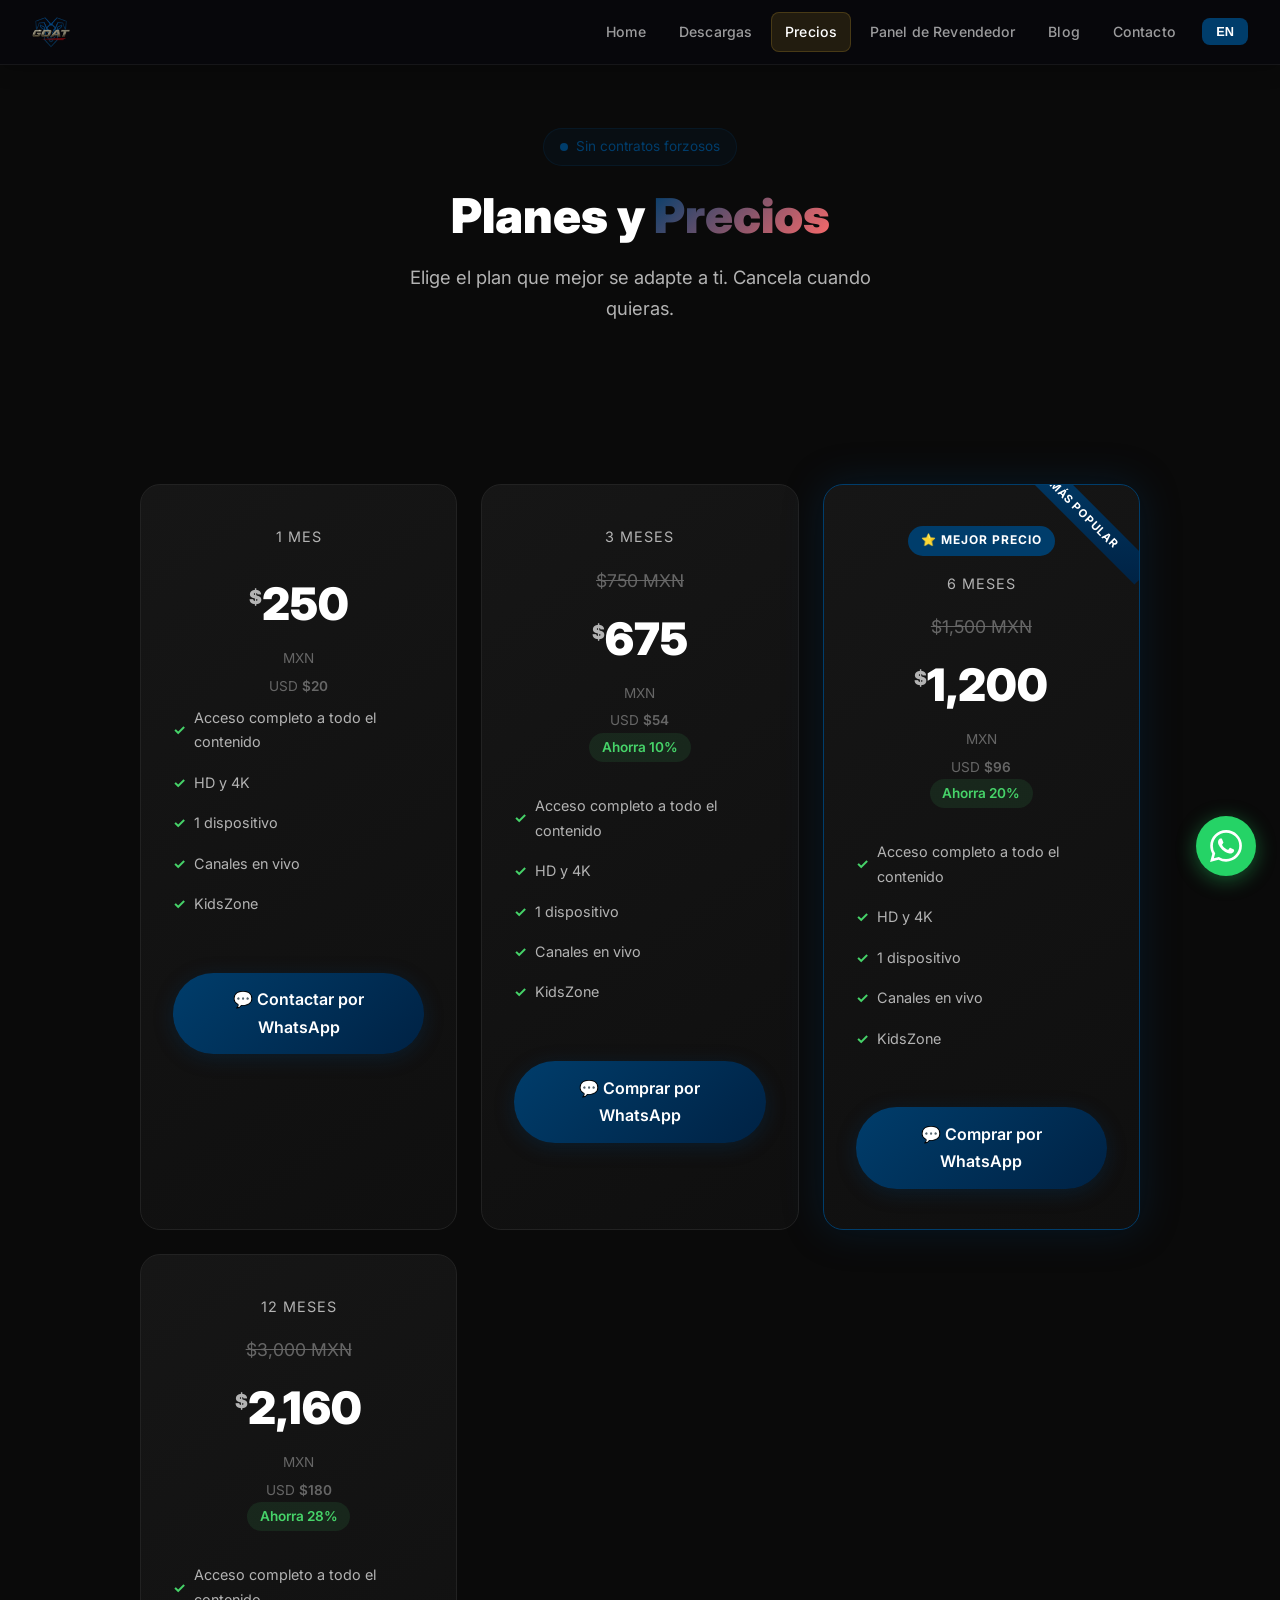
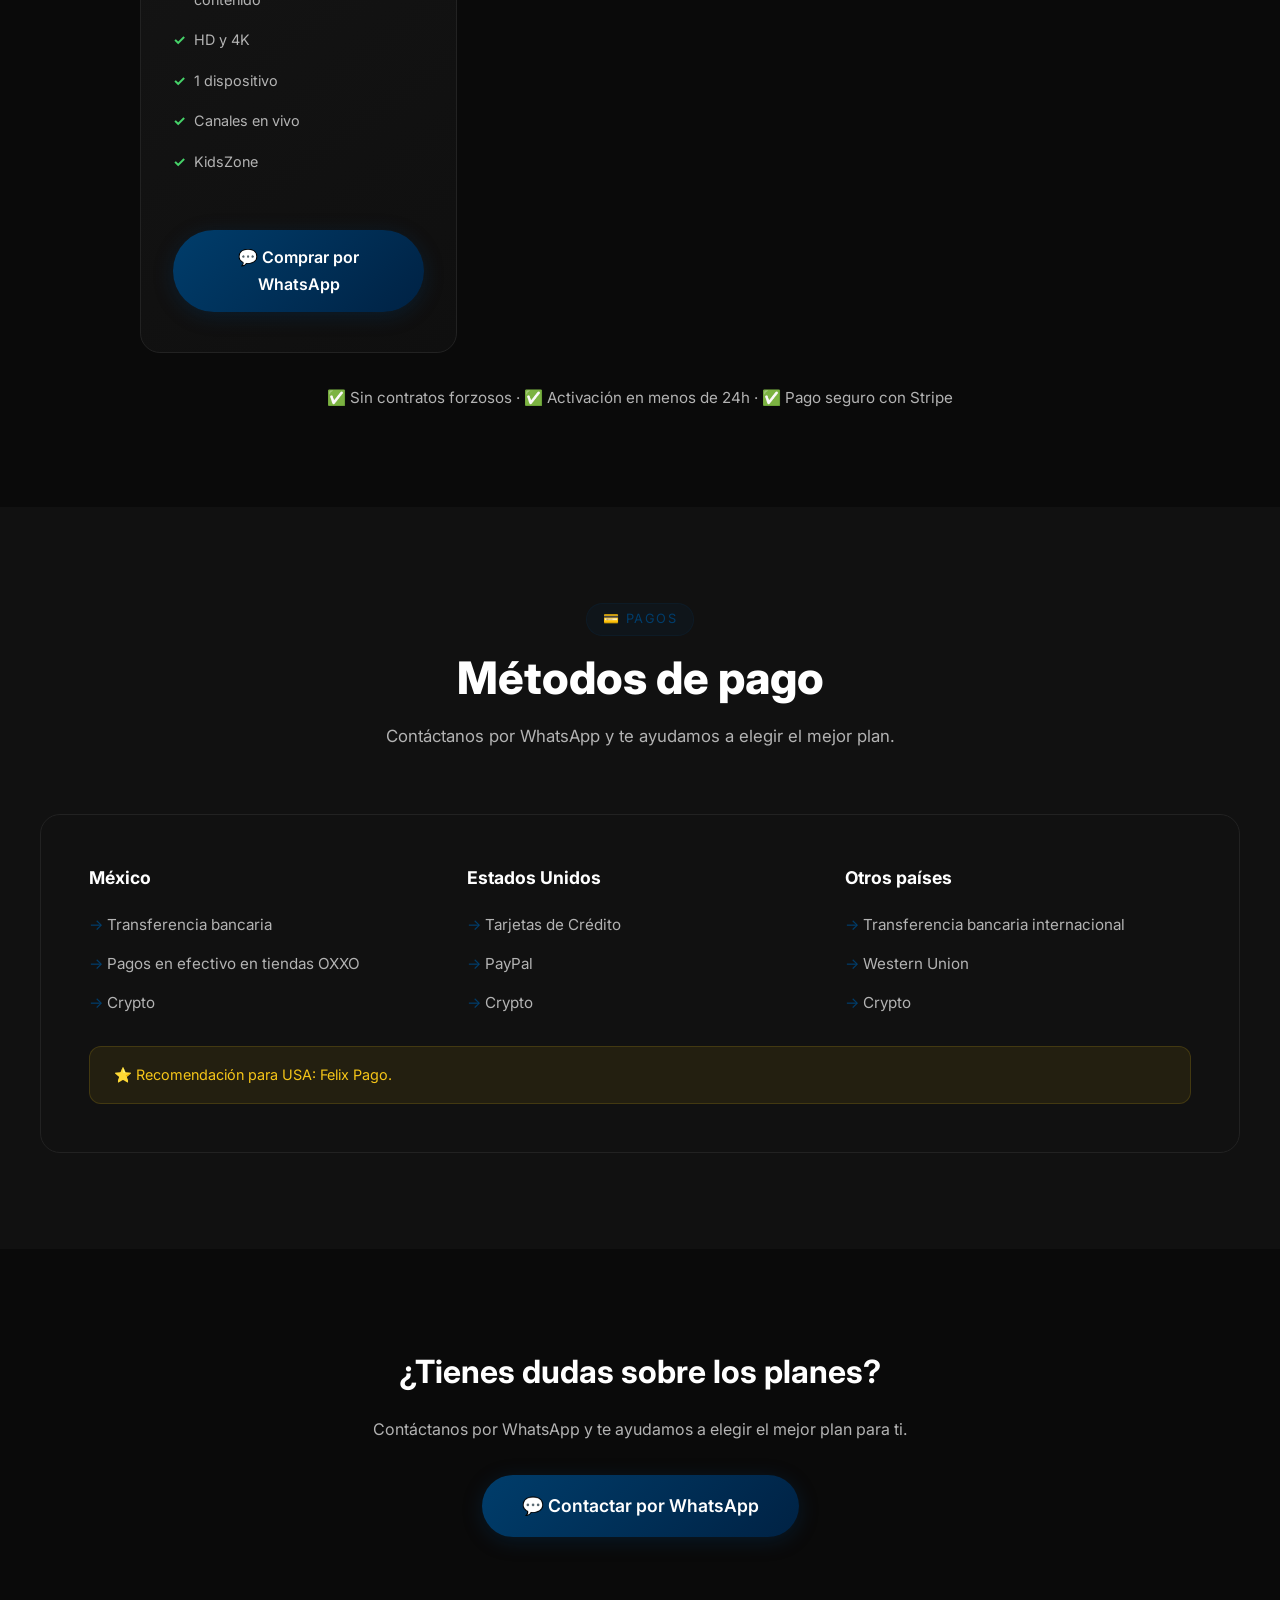
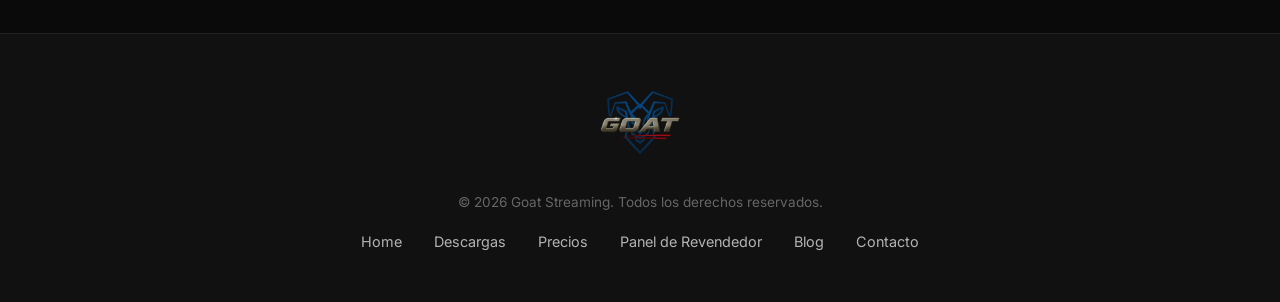
<file: precios.html>
<!DOCTYPE html>
<html lang="es">
<head>
<meta charset="UTF-8">
<meta name="viewport" content="width=device-width, initial-scale=1.0">
<title>Precios - Goat Streaming | Planes desde $250 MXN</title>
<meta name="description" content="[^"]*">
<link rel="alternate" hreflang="es" href="https://www.goatstreaming.tv/precios.html">
<link rel="alternate" hreflang="x-default" href="https://www.goatstreaming.tv/precios.html">
<link rel="canonical" href="https://www.goatstreaming.tv/precios.html">
<link rel="preconnect" href="https://fonts.googleapis.com">
<link rel="preconnect" href="https://fonts.gstatic.com" crossorigin>
<link href="https://fonts.googleapis.com/css2?family=Inter:wght@400;500;600;700;800;900&display=swap" rel="stylesheet">
<link rel="stylesheet" href="style.css">
<link rel="icon" href="logo.png">
<script type="application/ld+json">
{
  "@context": "https://schema.org",
  "@type": "Organization",
  "name": "Goat Streaming",
  "url": "https://www.goatstreaming.tv",
  "logo": "https://www.goatstreaming.tv/logo.png",
  "description": "Plataforma de streaming en HD y 4K con películas, series y canales en vivo.",
  "contactPoint": {
    "@type": "ContactPoint",
    "telephone": "+52-1-81-4276-5488",
    "contactType": "customer service",
    "availableLanguage": "Spanish"
  },
  "sameAs": ["https://www.instagram.com/goatstreaming"]
}
</script>
<script type="application/ld+json">
{
  "@context": "https://schema.org",
  "@type": "WebPage",
  "name": "Precios - Goat Streaming",
  "description": "Planes Goat Streaming desde $250 MXN. Sin contratos, HD y 4K.",
  "url": "https://www.goatstreaming.tv/precios.html"
}
</script>
</head>
<body>

<!-- NAV -->
<nav class="navbar" id="navbar">
  <a href="index.html" class="nav-logo">
    <img src="logo.png" alt="Goat Streaming">
  </a>
  <button class="nav-toggle" onclick="document.querySelector('.nav-links').classList.toggle('open')">☰</button>
  <ul class="nav-links">
    <li><a href="index.html" data-i18="nav_home">Home</a></li>
    <li><a href="descargas.html" data-i18="nav_downloads">Descargas</a></li>
    <li><a href="precios.html" class="active" data-i18="nav_pricing">Precios</a></li>
    <li><a href="panel.html" data-i18="nav_panel">Panel de Revendedor</a></li>
    <li><a href="blog.html" data-i18="nav_blog">Blog</a></li>
    <li><a href="contacto.html" data-i18="nav_contact">Contacto</a></li>
  <li><button class="lang-toggle" onclick="toggleLang()" id="langBtn">EN</button></li>
</ul>
</nav>

<!-- HERO PRECIOS -->
<section class="hero" style="min-height:35vh;padding:8rem 2rem 4rem;">
  <div class="hero-content" style="text-align:center;">
    <div class="hero-badge"><span class="dot"></span>Sin contratos forzosos</div>
    <h1 style="font-size:3rem;">Planes y <span class="gradient-text">Precios</span></h1>
    <p style="color:var(--text-secondary);max-width:500px;margin:0 auto;">Elige el plan que mejor se adapte a ti. Cancela cuando quieras.</p>
  </div>
</section>

<!-- PRICING -->
<section class="section">
  <div class="container">
    <div class="pricing-grid">
      <div class="price-card animate-on-scroll">
        <div class="price-duration">1 Mes</div>
        <div class="price-amount"><span class="currency">$</span>250</div>
        <div style="color:var(--text-muted);font-size:0.85rem;margin-bottom:0.3rem;">MXN</div>
        <div style="color:var(--text-muted);font-size:0.85rem;">USD <span style="font-weight:600;color:var(--text);">$20</span></div>
        <ul class="price-features">
          <li>Acceso completo a todo el contenido</li>
          <li>HD y 4K</li>
          <li>1 dispositivo</li>
          <li>Canales en vivo</li>
          <li>KidsZone</li>
        </ul>
        <a href="https://wa.me/526441076718?text=Hola,%20quiero%20suscribirme%20al%20plan%20de%201%20mes%20de%20Goat%20Streaming" target="_blank" class="btn btn-primary" style="width:100%;justify-content:center;margin-top:1.5rem;">💬 Comprar por WhatsApp</a>
      </div>
      <div class="price-card animate-on-scroll">
        <div class="price-duration">3 Meses</div>
        <div class="price-original">$750 MXN</div>
        <div class="price-amount"><span class="currency">$</span>675</div>
        <div style="color:var(--text-muted);font-size:0.85rem;margin-bottom:0.3rem;">MXN</div>
        <div style="color:var(--text-muted);font-size:0.85rem;">USD <span style="font-weight:600;color:var(--text);">$54</span></div>
        <div class="price-savings">Ahorra 10%</div>
        <ul class="price-features">
          <li>Acceso completo a todo el contenido</li>
          <li>HD y 4K</li>
          <li>1 dispositivo</li>
          <li>Canales en vivo</li>
          <li>KidsZone</li>
        </ul>
        <a href="https://wa.me/526441076718?text=Hola,%20quiero%20suscribirme%20al%20plan%20de%203%20meses%20de%20Goat%20Streaming" target="_blank" class="btn btn-primary" style="width:100%;justify-content:center;margin-top:1.5rem;">💬 Comprar por WhatsApp</a>
      </div>
      <div class="price-card featured animate-on-scroll">
        <div class="badge-popular">⭐ Mejor precio</div>
        <div class="price-duration">6 Meses</div>
        <div class="price-original">$1,500 MXN</div>
        <div class="price-amount"><span class="currency">$</span>1,200</div>
        <div style="color:var(--text-muted);font-size:0.85rem;margin-bottom:0.3rem;">MXN</div>
        <div style="color:var(--text-muted);font-size:0.85rem;">USD <span style="font-weight:600;color:var(--text);">$96</span></div>
        <div class="price-savings">Ahorra 20%</div>
        <ul class="price-features">
          <li>Acceso completo a todo el contenido</li>
          <li>HD y 4K</li>
          <li>1 dispositivo</li>
          <li>Canales en vivo</li>
          <li>KidsZone</li>
        </ul>
        <a href="https://wa.me/526441076718?text=Hola,%20quiero%20suscribirme%20al%20plan%20de%206%20meses%20de%20Goat%20Streaming" target="_blank" class="btn btn-primary" style="width:100%;justify-content:center;margin-top:1.5rem;">💬 Comprar por WhatsApp</a>
      </div>
      <div class="price-card animate-on-scroll">
        <div class="price-duration">12 Meses</div>
        <div class="price-original">$3,000 MXN</div>
        <div class="price-amount"><span class="currency">$</span>2,160</div>
        <div style="color:var(--text-muted);font-size:0.85rem;margin-bottom:0.3rem;">MXN</div>
        <div style="color:var(--text-muted);font-size:0.85rem;">USD <span style="font-weight:600;color:var(--text);">$180</span></div>
        <div class="price-savings">Ahorra 28%</div>
        <ul class="price-features">
          <li>Acceso completo a todo el contenido</li>
          <li>HD y 4K</li>
          <li>1 dispositivo</li>
          <li>Canales en vivo</li>
          <li>KidsZone</li>
        </ul>
        <a href="https://wa.me/526441076718?text=Hola,%20quiero%20suscribirme%20al%20plan%20de%2012%20meses%20de%20Goat%20Streaming" target="_blank" class="btn btn-primary" style="width:100%;justify-content:center;margin-top:1.5rem;">💬 Comprar por WhatsApp</a>
      </div>
    </div>
    <p class="price-note">✅ $250 MXN por mes · ✅ Sin contratos forzosos — Cancela cuando quieras · ✅ Activación en menos de 24h · ✅ Pago seguro con Stripe · Mientras más meses, menos pagas por mes</p>
  </div>
</section>

<!-- PAYMENT METHODS -->
<section class="section" style="background:var(--bg-secondary);">
  <div class="container">
    <div class="section-header animate-on-scroll">
      <span class="tag">💳 Pagos</span>
      <h2>Métodos de pago</h2>
      <p>Varias opciones seguras y accesibles.</p>
    </div>
    <div class="payment-section animate-on-scroll">
      <div class="payment-grid">
        <div class="payment-region">
          <h4>🇲🇽 México</h4>
          <ul>
            <li>Transferencia bancaria</li>
            <li>Pagos en efectivo en tiendas OXXO</li>
            <li>Crypto</li>
          </ul>
        </div>
        <div class="payment-region">
          <h4>🇺🇸 Estados Unidos</h4>
          <ul>
            <li>Tarjetas de Crédito</li>
            <li>PayPal</li>
            <li>Crypto</li>
          </ul>
        </div>
        <div class="payment-region">
          <h4>🌍 Otros países</h4>
          <ul>
            <li>Transferencia bancaria internacional</li>
            <li>Western Union</li>
            <li>Crypto</li>
          </ul>
        </div>
      </div>
      <div class="payment-note">
        ⭐ <strong>Recomendación para USA:</strong> Por su rapidez y facilidad de uso, recomendamos utilizar <strong>Felix Pago</strong>.
      </div>
    </div>
  </div>
</section>

<!-- CTA WHATSAPP -->
<section class="section" style="text-align:center;">
  <div class="container">
    <h2 style="font-size:2rem;margin-bottom:1rem;">¿Tienes dudas sobre los planes?</h2>
    <p style="color:var(--text-secondary);margin-bottom:2rem;">Contáctanos por WhatsApp y te ayudamos a elegir el mejor plan para ti.</p>
    <a href="https://wa.me/526441076718?text=Hola,%20tengo%20dudas%20sobre%20los%20planes%20de%20Goat%20Streaming" target="_blank" class="btn btn-primary" style="font-size:1.1rem;padding:1rem 2.5rem;">💬 Contactar por WhatsApp</a>
  </div>
</section>

<!-- FOOTER -->
<footer class="footer">
  <div class="footer-brand">
    <img src="logo.png" alt="Goat Streaming" class="footer-logo">
  </div>
  <p>© 2026 Goat Streaming. Todos los derechos reservados.</p>
  <div class="footer-links">
    <a href="index.html">Home</a>
    <a href="descargas.html">Descargas</a>
    <a href="precios.html">Precios</a>
    <a href="panel.html">Panel de Revendedor</a>
    <a href="blog.html">Blog</a>
    <a href="contacto.html">Contacto</a>
  </div>
</footer>

<!-- WHATSAPP FLOAT -->
<a href="https://wa.me/526441076718?text=Hola,%20quiero%20información%20sobre%20Goat%20Streaming" class="whatsapp-float" target="_blank" aria-label="WhatsApp">
  <svg viewBox="0 0 24 24"><path d="M17.472 14.382c-.297-.149-1.758-.867-2.03-.967-.273-.099-.471-.148-.67.15-.197.297-.767.966-.94 1.164-.173.199-.347.223-.644.075-.297-.15-1.255-.463-2.39-1.475-.883-.788-1.48-1.761-1.653-2.059-.173-.297-.018-.458.13-.606.134-.133.298-.347.446-.52.149-.174.198-.298.298-.497.099-.198.05-.371-.025-.52-.075-.149-.669-1.612-.916-2.207-.242-.579-.487-.5-.669-.51-.173-.008-.371-.01-.57-.01-.198 0-.52.074-.792.372-.272.297-1.04 1.016-1.04 2.479 0 1.462 1.065 2.875 1.213 3.074.149.198 2.096 3.2 5.077 4.487.709.306 1.262.489 1.694.625.712.227 1.36.195 1.871.118.571-.085 1.758-.719 2.006-1.413.248-.694.248-1.289.173-1.413-.074-.124-.272-.198-.57-.347m-5.421 7.403h-.004a9.87 9.87 0 01-5.031-1.378l-.361-.214-3.741.982.998-3.648-.235-.374a9.86 9.86 0 01-1.51-5.26c.001-5.45 4.436-9.884 9.888-9.884 2.64 0 5.122 1.03 6.988 2.898a9.825 9.825 0 012.893 6.994c-.003 5.45-4.437 9.884-9.885 9.884m8.413-18.297A11.815 11.815 0 0012.05 0C5.495 0 .16 5.335.157 11.892c0 2.096.547 4.142 1.588 5.945L.057 24l6.305-1.654a11.882 11.882 0 005.683 1.448h.005c6.554 0 11.89-5.335 11.893-11.893a11.821 11.821 0 00-3.48-8.413z"/></svg>
</a>

<script>
window.addEventListener('scroll', () => {
  document.getElementById('navbar').classList.toggle('scrolled', window.scrollY > 50);
});
const observer = new IntersectionObserver((entries) => {
  entries.forEach(e => { if(e.isIntersecting) { e.target.classList.add('visible'); observer.unobserve(e.target); } });
}, { threshold: 0.1 });
document.querySelectorAll('.animate-on-scroll').forEach(el => observer.observe(el));
</script>

<script>
var translations = {
  es: {
    nav_home: 'Home', nav_downloads: 'Descargas', nav_pricing: 'Precios',
    nav_panel: 'Panel de Revendedor', nav_blog: 'Blog', nav_contact: 'Contacto',
    hero_badge: 'Sin contratos forzosos',
    hero_h1: 'Planes y <span class="gradient-text">Precios</span>',
    hero_p: 'Elige el plan que mejor se adapte a ti. Cancela cuando quieras.',
    price_note: '✅ Sin contratos forzosos · ✅ Activación en menos de 24h · ✅ Pago seguro con Stripe',
    pay_tag: '💳 Pagos',
    pay_h2: 'Métodos de pago',
    pay_p: 'Varias opciones seguras y accesibles.',
    pay_s1: 'México', pay_s2: 'Estados Unidos', pay_s3: 'Otros países',
    pay_li1: 'Transferencia bancaria · Pago en efectivo en tiendas OXXO · Crypto',
    pay_li2: 'Tarjetas de Crédito · PayPal · Crypto',
    pay_li3: 'Transferencia bancaria internacional · Western Union · Crypto',
    pay_note: '⭐ Recomendación para USA: Felix Pago.',
    cta_h2: '¿Tienes dudas sobre los planes?',
    cta_p: 'Contáctanos por WhatsApp y te ayudamos a elegir el mejor plan.',
    cta_btn: '💬 Contactar por WhatsApp',
    footer: '© 2026 Goat Streaming. Todos los derechos reservados.',
  },
  en: {
    nav_home: 'Home', nav_downloads: 'Downloads', nav_pricing: 'Pricing',
    nav_panel: 'Reseller Panel', nav_blog: 'Blog', nav_contact: 'Contact',
    hero_badge: 'No forced contracts',
    hero_h1: 'Plans and <span class="gradient-text">Pricing</span>',
    hero_p: 'Choose the plan that best fits you. Cancel anytime.',
    price_note: '✅ No forced contracts · ✅ Activation in under 24h · ✅ Secure payment with Stripe',
    pay_tag: '💳 Payments',
    pay_h2: 'Payment methods',
    pay_p: 'Several safe and accessible options.',
    pay_s1: 'Mexico', pay_s2: 'United States', pay_s3: 'Other countries',
    pay_li1: 'Bank transfer · Cash payment at OXXO stores · Crypto',
    pay_li2: 'Credit Cards · PayPal · Crypto',
    pay_li3: 'International bank transfer · Western Union · Crypto',
    pay_note: '⭐ Recommendation for USA: Felix Pago.',
    cta_h2: 'Questions about the plans?',
    cta_p: 'Contact us on WhatsApp and well help you choose the best plan.',
    cta_btn: '💬 Contact on WhatsApp',
    footer: '© 2026 Goat Streaming. All rights reserved.',
  }
};

var currentLang = localStorage.getItem('goat-lang') || 'es';

function toggleLang() {
  currentLang = currentLang === 'es' ? 'en' : 'es';
  localStorage.setItem('goat-lang', currentLang);
  document.getElementById('langBtn').textContent = currentLang === 'es' ? 'EN' : 'ES';
  applyTranslations(currentLang);
}

function applyTranslations(lang) {
  var t = translations[lang];
  if (!t) return;
  document.querySelectorAll('[data-i18]').forEach(function(el) {
    var k = el.getAttribute('data-i18');
    if (t[k]) el.textContent = t[k];
  });
  var badge = document.querySelector('.hero-badge');
  if (badge) badge.innerHTML = '<span class="dot"></span>' + t.hero_badge;
  var h1 = document.querySelector('.hero h1');
  if (h1) h1.innerHTML = t.hero_h1;
  var heroP = document.querySelector('.hero-content > p');
  if (heroP) heroP.textContent = t.hero_p;
  var note = document.querySelector('.price-note');
  if (note) note.textContent = t.price_note;
  var tags = document.querySelectorAll('.section-header .tag');
  if (tags[0]) tags[0].textContent = t.pay_tag;
  var h2s = document.querySelectorAll('.section-header h2');
  if (h2s[0]) h2s[0].textContent = t.pay_h2;
  var sectionPs = document.querySelectorAll('.section-header p');
  if (sectionPs[0]) sectionPs[0].textContent = t.pay_p;
  var h4s = document.querySelectorAll('.payment-region h4');
  if (h4s[0]) h4s[0].textContent = t.pay_s1;
  if (h4s[1]) h4s[1].textContent = t.pay_s2;
  if (h4s[2]) h4s[2].textContent = t.pay_s3;
  var payNote = document.querySelector('.payment-note');
  if (payNote) payNote.innerHTML = t.pay_note;
  var ctaH2 = document.querySelectorAll('.section h2');
  if (ctaH2[1]) ctaH2[1].textContent = t.cta_h2;
  var ctaP = document.querySelectorAll('.section p');
  if (ctaP[1]) ctaP[1].textContent = t.cta_p;
  var ctaBtn = document.querySelector('.section .btn');
  if (ctaBtn) ctaBtn.textContent = t.cta_btn;
  var footerP = document.querySelector('footer > p:first-of-type');
  if (footerP) footerP.textContent = t.footer;
}

document.getElementById('langBtn').textContent = currentLang === 'es' ? 'EN' : 'ES';
applyTranslations(currentLang);
</script>

</body>
</html>
</file>
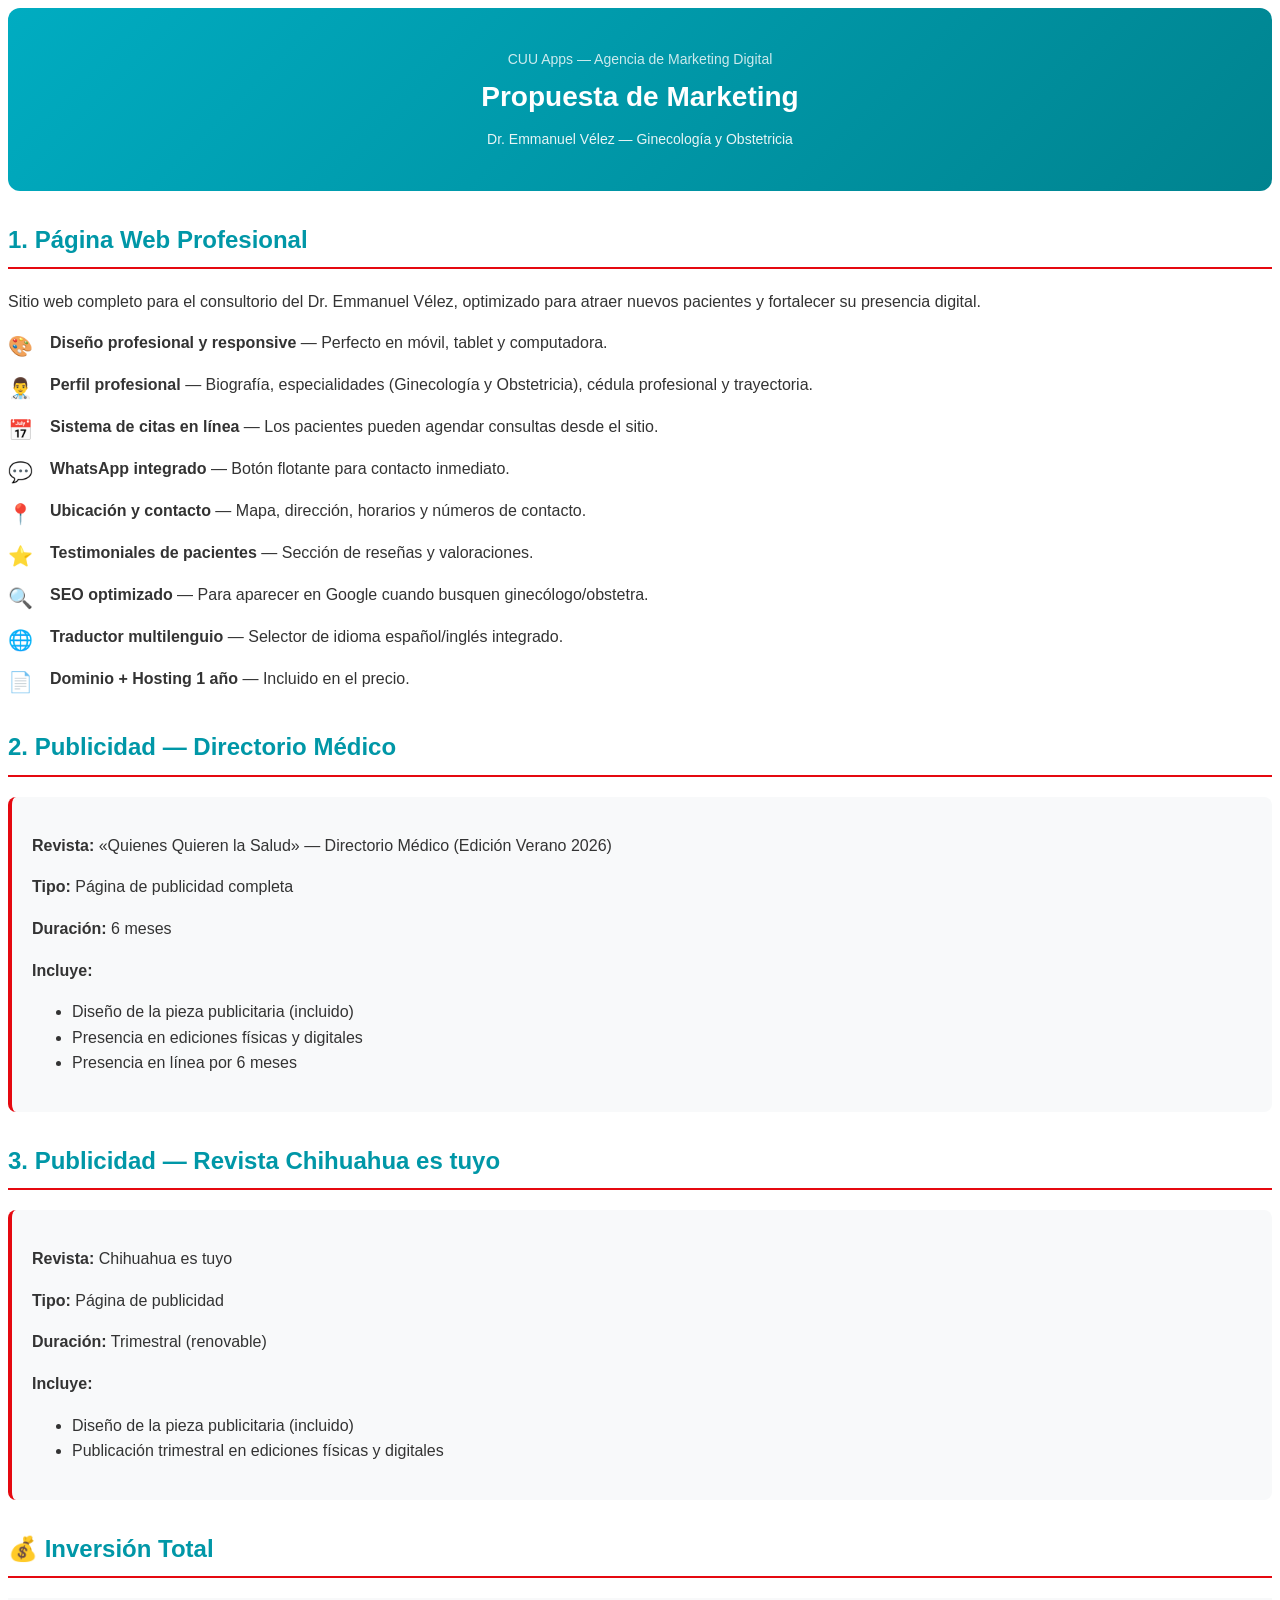
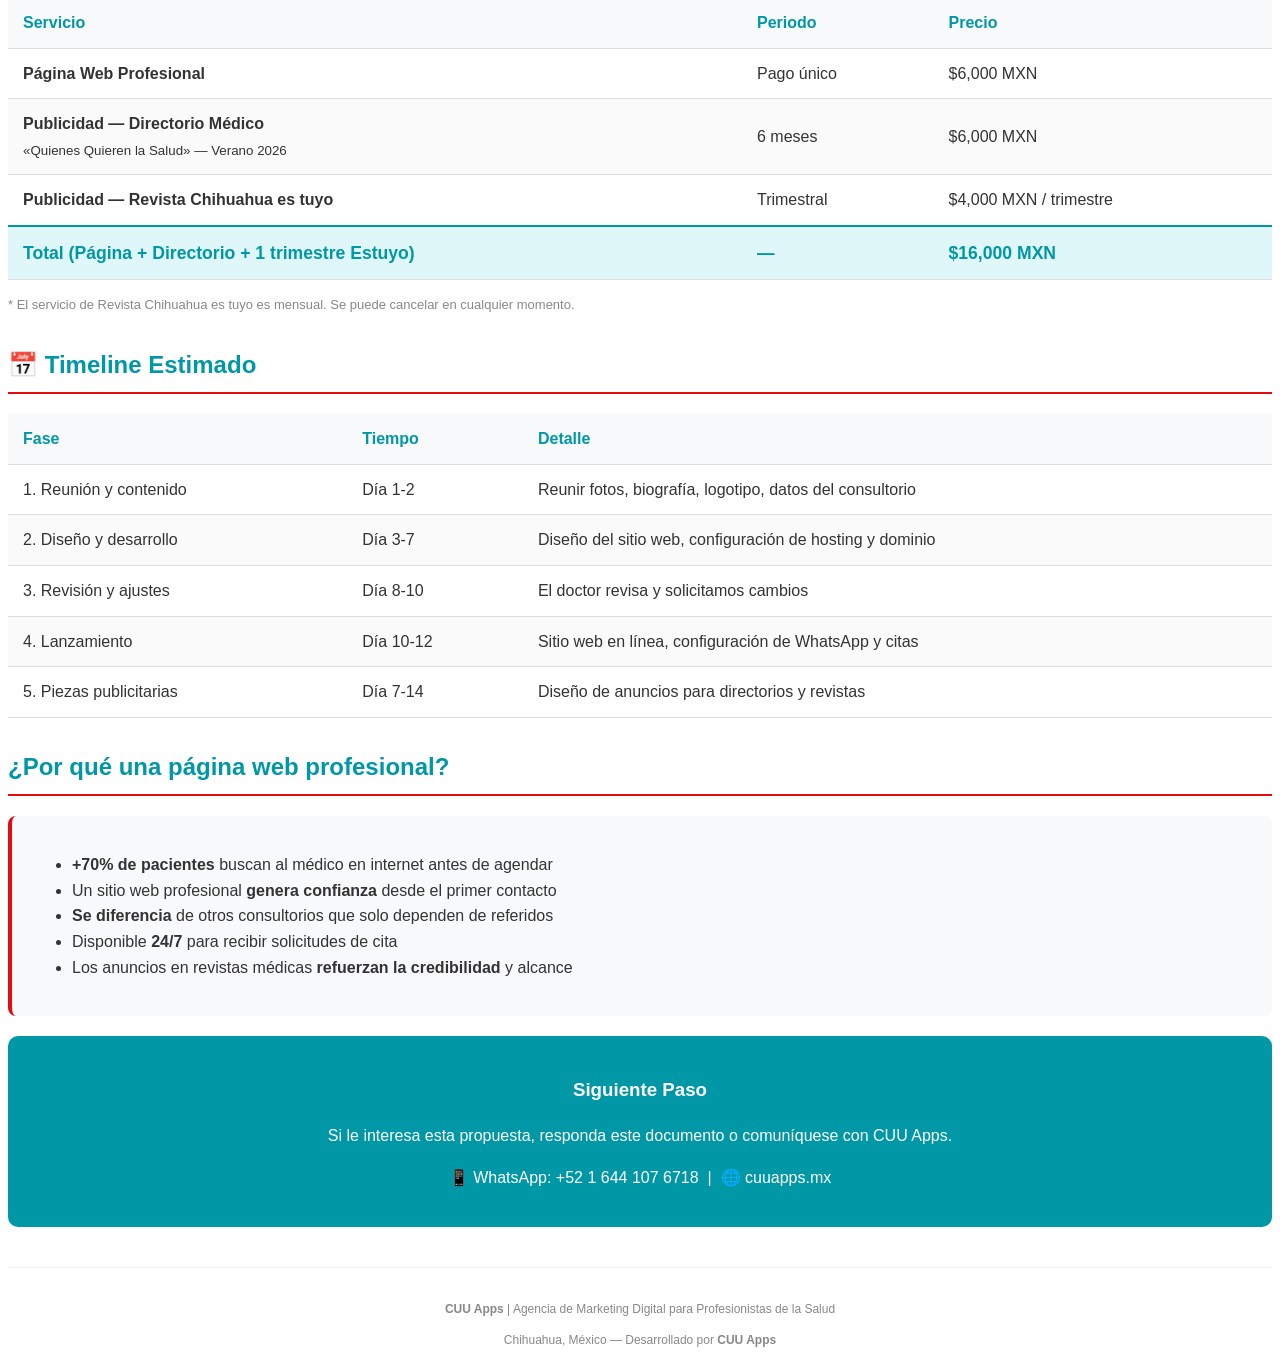
<file: propuesta-dr-belles.html>
<!DOCTYPE html>
<html lang="es">
<head>
<meta charset="utf-8">
<style>
  @page { margin: 2cm; size: A4; }
  body { font-family: Arial, sans-serif; color: #333; line-height: 1.6; }
  .header { background: linear-gradient(135deg, #00acc1, #00838f); color: white; padding: 40px; border-radius: 12px; text-align: center; margin-bottom: 30px; }
  .header h1 { margin: 0; font-size: 28px; }
  .header p { margin: 8px 0 0; opacity: 0.9; font-size: 14px; }
  h2 { color: #0097a7; border-bottom: 2px solid #e50910; padding-bottom: 8px; margin-top: 30px; }
  .section { margin-bottom: 20px; }
  .feature { display: flex; align-items: start; gap: 12px; margin: 10px 0; }
  .feature-icon { font-size: 20px; min-width: 30px; }
  .price-table { width: 100%; border-collapse: collapse; margin: 15px 0; }
  .price-table th, .price-table td { padding: 12px 15px; text-align: left; border-bottom: 1px solid #ddd; }
  .price-table th { background: #f8f9fa; color: #0097a7; }
  .price-table tr:nth-child(even) { background: #fafafa; }
  .total-row { background: #e0f7fa !important; font-weight: bold; font-size: 1.1em; }
  .total-row td { border-top: 2px solid #0097a7; color: #0097a7; }
  .card { background: #f8f9fa; border-radius: 8px; padding: 20px; margin: 15px 0; border-left: 4px solid #e50910; }
  .cta-box { background: #0097a7; color: white; padding: 20px 30px; border-radius: 10px; text-align: center; margin: 20px 0; }
  .footer { text-align: center; color: #888; font-size: 12px; margin-top: 40px; padding-top: 20px; border-top: 1px solid #eee; }

.lang-toggle {
  background: #003D6B;
  color: white;
  border: none;
  padding: 6px 14px;
  border-radius: 8px;
  font-weight: 600;
  font-size: 0.8rem;
  cursor: pointer;
  margin-left: 8px;
  transition: all 0.2s;
}
.lang-toggle:hover { background: #0056A0; }
</style>
</head>
<body>
<div class="header">
  <div style="font-size:14px;opacity:0.8;margin-bottom:5px;">CUU Apps — Agencia de Marketing Digital</div>
  <h1>Propuesta de Marketing</h1>
  <p>Dr. Emmanuel Vélez — Ginecología y Obstetricia</p>
</div>

<div class="section">
  <h2>1. Página Web Profesional</h2>
  <p>Sitio web completo para el consultorio del Dr. Emmanuel Vélez, optimizado para atraer nuevos pacientes y fortalecer su presencia digital.</p>
  <div class="feature"><span class="feature-icon">🎨</span><div><strong>Diseño profesional y responsive</strong> — Perfecto en móvil, tablet y computadora.</div></div>
  <div class="feature"><span class="feature-icon">👨‍⚕️</span><div><strong>Perfil profesional</strong> — Biografía, especialidades (Ginecología y Obstetricia), cédula profesional y trayectoria.</div></div>
  <div class="feature"><span class="feature-icon">📅</span><div><strong>Sistema de citas en línea</strong> — Los pacientes pueden agendar consultas desde el sitio.</div></div>
  <div class="feature"><span class="feature-icon">💬</span><div><strong>WhatsApp integrado</strong> — Botón flotante para contacto inmediato.</div></div>
  <div class="feature"><span class="feature-icon">📍</span><div><strong>Ubicación y contacto</strong> — Mapa, dirección, horarios y números de contacto.</div></div>
  <div class="feature"><span class="feature-icon">⭐</span><div><strong>Testimoniales de pacientes</strong> — Sección de reseñas y valoraciones.</div></div>
  <div class="feature"><span class="feature-icon">🔍</span><div><strong>SEO optimizado</strong> — Para aparecer en Google cuando busquen ginecólogo/obstetra.</div></div>
  <div class="feature"><span class="feature-icon">🌐</span><div><strong>Traductor multilenguio</strong> — Selector de idioma español/inglés integrado.</div></div>
  <div class="feature"><span class="feature-icon">📄</span><div><strong>Dominio + Hosting 1 año</strong> — Incluido en el precio.</div></div>
</div>

<div class="section">
  <h2>2. Publicidad — Directorio Médico</h2>
  <div class="card">
    <p><strong>Revista:</strong> «Quienes Quieren la Salud» — Directorio Médico (Edición Verano 2026)</p>
    <p><strong>Tipo:</strong> Página de publicidad completa</p>
    <p><strong>Duración:</strong> 6 meses</p>
    <p><strong>Incluye:</strong></p>
    <ul>
      <li>Diseño de la pieza publicitaria (incluido)</li>
      <li>Presencia en ediciones físicas y digitales</li>
      <li>Presencia en línea por 6 meses</li>
    </ul>
  </div>
</div>

<div class="section">
  <h2>3. Publicidad — Revista Chihuahua es tuyo</h2>
  <div class="card">
    <p><strong>Revista:</strong> Chihuahua es tuyo</p>
    <p><strong>Tipo:</strong> Página de publicidad</p>
    <p><strong>Duración:</strong> Trimestral (renovable)</p>
    <p><strong>Incluye:</strong></p>
    <ul>
      <li>Diseño de la pieza publicitaria (incluido)</li>
      <li>Publicación trimestral en ediciones físicas y digitales</li>
    </ul>
  </div>
</div>

<div class="section">
  <h2>💰 Inversión Total</h2>
  <table class="price-table">
    <thead>
      <tr><th>Servicio</th><th>Periodo</th><th>Precio</th></tr>
    </thead>
    <tbody>
      <tr>
        <td><strong>Página Web Profesional</strong></td>
        <td>Pago único</td>
        <td>$6,000 MXN</td>
      </tr>
      <tr>
        <td><strong>Publicidad — Directorio Médico</strong><br><small>«Quienes Quieren la Salud» — Verano 2026</small></td>
        <td>6 meses</td>
        <td>$6,000 MXN</td>
      </tr>
      <tr>
        <td><strong>Publicidad — Revista Chihuahua es tuyo</strong></td>
        <td>Trimestral</td>
        <td>$4,000 MXN / trimestre</td>
      </tr>
      <tr class="total-row">
        <td>Total (Página + Directorio + 1 trimestre Estuyo)</td>
        <td>—</td>
        <td>$16,000 MXN</td>
      </tr>
    </tbody>
  </table>
  <p style="color:#888;font-size:13px;">* El servicio de Revista Chihuahua es tuyo es mensual. Se puede cancelar en cualquier momento.</p>
</div>

<div class="section">
  <h2>📅 Timeline Estimado</h2>
  <table class="price-table">
    <thead><tr><th>Fase</th><th>Tiempo</th><th>Detalle</th></tr></thead>
    <tr><td>1. Reunión y contenido</td><td>Día 1-2</td><td>Reunir fotos, biografía, logotipo, datos del consultorio</td></tr>
    <tr><td>2. Diseño y desarrollo</td><td>Día 3-7</td><td>Diseño del sitio web, configuración de hosting y dominio</td></tr>
    <tr><td>3. Revisión y ajustes</td><td>Día 8-10</td><td>El doctor revisa y solicitamos cambios</td></tr>
    <tr><td>4. Lanzamiento</td><td>Día 10-12</td><td>Sitio web en línea, configuración de WhatsApp y citas</td></tr>
    <tr><td>5. Piezas publicitarias</td><td>Día 7-14</td><td>Diseño de anuncios para directorios y revistas</td></tr>
  </table>
</div>

<div class="section">
  <h2>¿Por qué una página web profesional?</h2>
  <div class="card">
    <ul>
      <li><strong>+70% de pacientes</strong> buscan al médico en internet antes de agendar</li>
      <li>Un sitio web profesional <strong>genera confianza</strong> desde el primer contacto</li>
      <li><strong>Se diferencia</strong> de otros consultorios que solo dependen de referidos</li>
      <li>Disponible <strong>24/7</strong> para recibir solicitudes de cita</li>
      <li>Los anuncios en revistas médicas <strong>refuerzan la credibilidad</strong> y alcance</li>
    </ul>
  </div>
</div>

<div class="cta-box">
  <h3>Siguiente Paso</h3>
  <p>Si le interesa esta propuesta, responda este documento o comuníquese con CUU Apps.</p>
  <p style="margin-top:10px;">📱 WhatsApp: +52 1 644 107 6718 &nbsp;|&nbsp; 🌐 cuuapps.mx</p>
</div>

<div class="footer">
  <p><strong>CUU Apps</strong> | Agencia de Marketing Digital para Profesionistas de la Salud</p>
  <p>Chihuahua, México — Desarrollado por <strong>CUU Apps</strong></p>
</div>
  <!-- Language Switcher -->
  <style>
    
        .lang-switcher button.active {
      background: #00acc1;
    }
    .lang-switcher button:hover {
      background: rgba(255,255,255,0.2);
    }
    .lang-switcher button.active:hover {
      background: #00acc1;
    }
    @media (max-width: 768px) {
      
    }
  
.lang-toggle {
  background: #003D6B;
  color: white;
  border: none;
  padding: 6px 14px;
  border-radius: 8px;
  font-weight: 600;
  font-size: 0.8rem;
  cursor: pointer;
  margin-left: 8px;
  transition: all 0.2s;
}
.lang-toggle:hover { background: #0056A0; }
</style></style>

  
    <script>
// Universal translation engine for Goat Streaming pages
var translations = {
  es: {
    nav_home: "Home", nav_downloads: "Descargas", nav_pricing: "Precios",
    nav_panel: "Panel de Revendedor", nav_blog: "Blog", nav_contact: "Contacto",
  },
  en: {
    nav_home: "Home", nav_downloads: "Downloads", nav_pricing: "Pricing",
    nav_panel: "Reseller Panel", nav_blog: "Blog", nav_contact: "Contact",
  }
};

var _txt = {}; // stores original Spanish text
var _lang = localStorage.getItem('goat-lang') || 'es';

// Spanish->English lookup
var SP_TO_EN = {
  'Descargas': 'Downloads',
  'Precios': 'Pricing',
  'Panel de Revendedor': 'Reseller Panel',
  'Contacto': 'Contact',
  'Blog': 'Blog',
  'Todos los derechos reservados': 'All rights reserved.',
  'Desarrollado por': 'Developed by',
  '© 2026 Goat Streaming. Todos los derechos reservados.': '© 2026 Goat Streaming. All rights reserved.',
};

// English->Spanish lookup
var EN_TO_SP = {v: k for k, v in SP_TO_EN.items()};
EN_TO_SP['All rights reserved.'] = 'Todos los derechos reservados.';

// Quick tag translators
var TAG_TRANS = {
  'en': {
    'h1': {},
    'h2': {},
    'h3': {},
    'p': {},
    'li': {},
    'td': {},
    'th': {},
  },
  'es': {
    'h1': {},
    'h2': {},
    'h3': {},
    'p': {},
    'li': {},
    'td': {},
    'th': {},
  }
};

// Common page-specific translations
var PAGE_TRANS = {
  'es': {
    // ---- DESCARGAS ----
    'Goat Streaming - Descargar en Fire TV Stick': 'Goat Streaming - Download on Fire TV Stick',
    'Guía completa para instalar Goat Streaming en tu Fire TV Stick con códigos de descarga.': 'Complete guide to install Goat Streaming on your Fire TV Stick with download codes.',
    '¿Es seguro descargar Goat Streaming?': 'Is it safe to download Goat Streaming?',
    '¿Qué hago si Downloader no encuentra el código?': 'What if Downloader cannot find the code?',
    '¿Puedo instalar Goat Streaming en mi teléfono Android?': 'Can I install Goat Streaming on my Android phone?',
    '¿Cuánto tiempo tarda la activación?': 'How long does activation take?',
    'Sí, Goat Streaming es completamente seguro. Descárgalo únicamente usando el código oficial proporcionado (1911324) a través de la app Downloader en tu Fire TV Stick.': 'Yes, Goat Streaming is completely safe. Download it only using the official code (1911324) through the Downloader app on your Fire TV Stick.',
    'Si el código no funciona, contáctanos por WhatsApp y te proporcionaremos un enlace directo alternativo.': 'If the code does not work, contact us via WhatsApp and we will provide an alternative direct link.',
    'Sí, Goat Streaming es compatible con cualquier dispositivo Android. Contáctanos por WhatsApp para recibir el enlace de descarga directa para Android.': 'Yes, Goat Streaming is compatible with any Android device. Contact us via WhatsApp to receive the direct download link for Android.',
    'La activación se realiza en minutos durante nuestro horario de atención (Lunes a Sábado de 8 am a 10 pm y Domingos de 9 am a 6 pm, hora centro de México).': 'Activation is done in minutes during our business hours (Monday to Saturday 8am to 10pm and Sundays 9am to 6pm, Mexico City time).',
    '¿Listo para empezar?': 'Ready to get started?',
    'Contacta con nosotros y te ayudamos con la instalación.': 'Contact us and we will help you with the installation.',
    'Contactar Soporte': 'Contact Support',
    // ---- CONTACTO ----
    'Contacto y Soporte Goat Streaming': 'Goat Streaming Contact & Support',
    'Asistencia personalizada para activación, dudas y soporte técnico. Estamos aquí para ayudarte.': 'Personalized assistance for activation, questions and technical support. We are here to help you.',
    'La forma más rápida de contactarnos. Te respondemos en minutos durante nuestro horario de atención.': 'The fastest way to reach us. We respond in minutes during our business hours.',
    'Escribir por WhatsApp': 'Write via WhatsApp',
    'Soporte Técnico': 'Technical Support',
    '¿Problemas con la instalación o activación? Nuestro equipo te guía paso a paso para que disfrutes de Goat Streaming sin complicaciones.': 'Problems with installation or activation? Our team guides you step by step so you can enjoy Goat Streaming without complications.',
    '✓ Ayuda con instalación': '✓ Installation help',
    '✓ Activación de cuentas': '✓ Account activation',
    '✓ Resolución de errores': '✓ Error resolution',
    '✓ Configuración de dispositivos': '✓ Device configuration',
    '🕐 Horario de Atención': '🕐 Business Hours',
    'Lunes a Sábado: 8:00 am a 10:00 pm': 'Monday to Saturday: 8:00 am to 10:00 pm',
    'Domingos: 9:00 am a 6:00 pm': 'Sundays: 9:00 am to 6:00 pm',
    'Hora centro de México (CST)': 'Mexico City time (CST)',
    'Guía Rápida': 'Quick Guide',
    '¿Qué información enviar?': 'What information to send?',
    'Para una atención más rápida, incluye esta información al contactarnos:': 'For faster service, include this information when contacting us:',
    'Para Activación': 'For Activation',
    'Envía tu nombre + foto del código de activación que aparece en pantalla con el texto "GoatPrueba".': 'Send your name + photo of the activation code shown on screen with the text "GoatPrueba".',
    'Para Suscripción': 'For Subscription',
    'Indica el plan elegido (1, 3, 6 o 12 meses) y tu método de pago preferido. Te enviaremos los datos.': 'Indicate the chosen plan (1, 3, 6 or 12 months) and your preferred payment method. We will send you the details.',
    'Para Soporte': 'For Support',
    'Describe el problema con detalle. Indica qué dispositivo usas y si es posible envía capturas de pantalla.': 'Describe the problem in detail. Indicate which device you use and send screenshots if possible.',
    '¿Primera vez en Goat Streaming?': 'First time at Goat Streaming?',
    'Descarga la app y solicita tu prueba gratuita de 24 horas.': 'Download the app and request your free 24-hour trial.',
    'Ver Guía de Descarga': 'See Download Guide',
    'Ver Planes': 'See Plans',
    // ---- BLOG ----
    'Ver TV Online con Goat Streaming': 'Watch TV Online with Goat Streaming',
    'Todo lo que necesitas saber sobre streaming, TV online y cómo Goat Streaming transforma tu experiencia de entretenimiento.': 'Everything you need to know about streaming, online TV and how Goat Streaming transforms your entertainment experience.',
    'Artículos del Blog': 'Blog Articles',
    '¿Por qué elegir ver TV online?': 'Why choose watching TV online?',
    'La televisión ha evolucionado. Ya no necesitas estar pegado a un horario fijo o pagar por paquetes de cable con canales que no ves.': 'Television has evolved. You no longer need to be glued to a fixed schedule or pay for cable packages with channels you never watch.',
    'Ver TV online te da la libertad de elegir qué, cuándo y dónde ver.': 'Watching TV online gives you the freedom to choose what, when and where to watch.',
    'Con plataformas como Goat Streaming, accedes a contenido en vivo y bajo demanda con la calidad que mereces: HD y 4K.': 'With platforms like Goat Streaming, you access live and on-demand content with the quality you deserve: HD and 4K.',
    'Ventajas de ver TV online con Goat Streaming': 'Advantages of watching TV online with Goat Streaming',
    'Libertad total: Mira lo que quieras, cuando quieras, sin horarios fijos.': 'Total freedom: Watch what you want, when you want, no fixed schedules.',
    'Calidad superior: Disfruta de tus películas y series favoritas en HD y 4K.': 'Superior quality: Enjoy your favorite movies and series in HD and 4K.',
    'Portabilidad: Lleva tu entretenimiento a donde vayas, compatible con múltiples dispositivos.': 'Portability: Take your entertainment with you, compatible with multiple devices.',
    'Ahorro significativo: Planes accesibles sin contratos forzosos ni sorpresas.': 'Significant savings: Affordable plans without forced contracts or surprises.',
    'Contenido para todos: Desde películas de estreno hasta contenido infantil en KidsZone.': 'Content for everyone: From blockbuster movies to children content in KidsZone.',
    '¿Cómo funciona Goat Streaming?': 'How does Goat Streaming work?',
    'Goat Streaming es una aplicación de streaming que combina lo mejor de la televisión en vivo con el catálogo on-demand.': 'Goat Streaming is a streaming application that combines the best of live TV with the on-demand catalog.',
    'Una vez instalada en tu dispositivo compatible, accedes a:': 'Once installed on your compatible device, you access:',
    'Thousands of movies and series in HD and 4K': 'Miles de películas y series en HD y 4K',
    'Pasos para empezar con Goat Streaming': 'Steps to get started with Goat Streaming',
    'Comenzar con Goat Streaming es sencillo y toma solo unos minutos:': 'Getting started with Goat Streaming is easy and takes just a few minutes:',
    'Descarga la app': 'Download the app',
    'Solicita tu activación': 'Request your activation',
    'Prueba gratis por 24 horas': 'Free 24-hour trial',
    'Elige tu plan': 'Choose your plan',
    '¿Listo para probar Goat Streaming?': 'Ready to try Goat Streaming?',
    'Descarga ahora y disfruta de 24 horas de cortesía gratis.': 'Download now and enjoy 24 hours of free courtesy.',
    'Descargar Ahora': 'Download Now',
    'Contactar Soporte': 'Contact Support',
    // ---- PANEL ----
    'Genera Ingresos': 'Earn Income',
    'Panel GoatStreaming': 'GoatStreaming Panel',
    'El Panel de Revendedor es una herramienta exclusiva para personas interesadas en generar ingresos como distribuidores.': 'The Reseller Panel is an exclusive tool for people interested in earning income as distributors.',
    'Planes y Precios del Panel de Revendedor': 'Reseller Panel Plans and Pricing',
    '💰 Planes y Precios': '💰 Plans and Pricing',
    '📋 Lista para Revendedores': '📋 List for Resellers',
    '⚠️ Para proteger la red de revendedores, no está permitido vender por debajo de este precio.': '⚠️ To protect the reseller network, selling below this price is not allowed.',
    'Precio Mínimo de Reventa': 'Minimum Resale Price',
    '⚙️ ¿Cómo Funciona?': '⚙️ How It Works?',
    '¿Cómo Funciona el Panel de Revendedor?': 'How Does the Reseller Panel Work?',
    '🔧 Funciones Principales': '🔧 Main Functions',
    'Funciones Principales del Panel de Revendedor': 'Main Reseller Panel Functions',
    'Activar Nuevos Clientes': 'Activate New Clients',
    'Renovar Cuentas Vencidas': 'Renew Expired Accounts',
    'Gestionar Fechas de Corte': 'Manage Cutoff Dates',
    'Crear Demos': 'Create Demos',
    'Acceso 24/7': '24/7 Access',
    '✅ Ventajas': '✅ Advantages',
    'Ventajas de Usar el Panel de Revendedor': 'Advantages of Using the Reseller Panel',
    '🚀 Comienza Ahora': '🚀 Get Started Now',
    '¿Listo para generar ingresos?': 'Ready to generate income?',
    'Contáctanos por WhatsApp y comienza a distribuir GoatStreaming hoy mismo.': 'Contact us via WhatsApp and start distributing GoatStreaming today.',
    '💬 Contactar por WhatsApp': '💬 Contact via WhatsApp',
    // ---- PROPUESTA ----
    'Propuesta de Marketing': 'Marketing Proposal',
    'Dr. Emmanuel Vélez — Ginecología y Obstetricia': 'Dr. Emmanuel Vélez — Gynecology and Obstetrics',
    '1. Página Web Profesional': '1. Professional Website',
    '2. Publicidad — Directorio Médico': '2. Advertising — Medical Directory',
    '3. Publicidad — Revista Chihuahua es tuyo': '3. Advertising — Chihuahua es tuyo Magazine',
    '💰 Inversión Total': '💰 Total Investment',
    '📅 Timeline Estimado': '📅 Estimated Timeline',
    '¿Por qué una página web profesional?': 'Why a professional website?',
    'Siguiente Paso': 'Next Step',
    // ---- INSTALL ----
    'Instalar Goat Streaming en Fire Stick': 'Install Goat Streaming on Fire Stick',
    'Guía paso a paso para tener Goat Streaming funcionando en tu Amazon Fire TV en menos de 5 minutos.': 'Step-by-step guide to get Goat Streaming running on your Amazon Fire TV in under 5 minutes.',
    // ---- CANALES ----
    'Ver Canales Mexicanos Desde Cualquier País': 'Watch Mexican Channels from Any Country',
    'Guía 2026 para mexicanos en el extranjero: cómo ver Canal 5, TV Azteca, Las Estrellas y más sin restricciones geográficas.': '2026 guide for Mexicans abroad: how to watch Canal 5, TV Azteca, Las Estrellas and more without geographic restrictions.',
    // ---- FUTBOL ----
    'Ver Fútbol en Vivo Gratis': 'Watch Live Soccer for Free',
    'Guía 2026 para ver Liga MX, Champions, La Liga y más desde tu celular, tablet o TV sin pagar cable.': '2026 guide to watch Liga MX, Champions, La Liga and more from your phone, tablet or TV without paying for cable.',
    // ---- SERIES ----
    'Goat Streaming: Series y Películas Actuales': 'Goat Streaming: Current Series & Movies',
    'Todo el contenido que quieres ver, cuando quieres verlo, en HD y 4K.': 'All the content you want to watch, when you want to watch it, in HD and 4K.',
    // ---- VS NETFLIX ----
    'Goat Streaming vs Netflix': 'Goat Streaming vs Netflix',
    'Comparación honesta y completa para que decidas cuál es mejor para ver TV en 2026.': 'Honest and complete comparison to help you decide which is better for watching TV in 2026.',
    // ---- MEJORES APPS ----
    'Las 7 Mejores Apps de Streaming Gratis en 2026': 'The 7 Best Free Streaming Apps in 2026',
    'Comparamos calidad, contenido, precios y experiencia de usuario para que elijas la mejor opción.': 'We compare quality, content, prices and user experience so you choose the best option.',
  },
  'en': {
    // English texts (for reverse translation)
  }
};

// Build EN_TO_SP from PAGE_TRANS.es
for (var k in PAGE_TRANS.es) {
  EN_TO_SP[PAGE_TRANS.es[k]] = k;
}

function toggleLang() {
  var btn = document.getElementById('langBtn');
  if (!btn) return;
  _lang = _lang === 'es' ? 'en' : 'es';
  localStorage.setItem('goat-lang', _lang);
  btn.textContent = _lang === 'es' ? 'EN' : 'ES';
  applyTranslations(_lang);
}

function applyTranslations(lang) {
  // 1. Navbar data-i18
  document.querySelectorAll('[data-i18]').forEach(function(el) {
    var k = el.getAttribute('data-i18');
    var t = translations[lang];
    if (t && t[k]) el.textContent = t[k];
  });

  // 2. Translate by text matching
  var map = lang === 'en' ? PAGE_TRANS.es : EN_TO_SP;
  var allEls = document.querySelectorAll('h1,h2,h3,h4,p,li,td,th,span,button');
  allEls.forEach(function(el) {
    var txt = el.textContent.trim();
    if (!txt) return;
    if (map[txt] !== undefined) {
      _txt[txt] = _txt[txt] || txt;
      el.textContent = map[txt];
    }
  });

  // 3. Footer links
  if (lang === 'en') {
    document.querySelectorAll('footer a').forEach(function(a) {
      var t = a.textContent.trim();
      if (SP_TO_EN[t]) {
        _txt[a.href + '_fa'] = _txt[a.href + '_fa'] || t;
        a.textContent = SP_TO_EN[t];
      }
    });
    var cp = document.querySelector('footer p');
    if (cp && cp.textContent.indexOf('Todos') >= 0) {
      _txt['_copy'] = cp.textContent;
      cp.textContent = '© 2026 Goat Streaming. All rights reserved.';
    }
    var fc = document.querySelector('.footer-credit');
    if (fc && fc.textContent.indexOf('Desarrollado') >= 0) {
      _txt['_credit'] = fc.textContent;
      fc.innerHTML = 'Developed by <a href="https://cuuapps.mx" target="_blank" rel="noopener">cuuapps.mx</a>';
    }
  } else {
    document.querySelectorAll('footer a').forEach(function(a) {
      var key = a.href + '_fa';
      if (_txt[key]) a.textContent = _txt[key];
    });
    var cp = document.querySelector('footer p');
    if (cp && _txt['_copy']) cp.textContent = _txt['_copy'];
    var fc = document.querySelector('.footer-credit');
    if (fc && _txt['_credit']) fc.innerHTML = _txt['_credit'];
  }
}

// Init
var btn = document.getElementById('langBtn');
if (btn) btn.textContent = _lang === 'es' ? 'EN' : 'ES';
applyTranslations(_lang);
</script>

</body>
</html>
</file>
<file: style.css>
/* ============================================
   GOAT TV — Premium Dark Streaming Theme
   ============================================ */

:root {
  --bg-primary: #0a0a0a;
  --bg-secondary: #111111;
  --bg-card: #161616;
  --bg-card-hover: #1a1a1a;
  --accent: #003D6B;
  --accent-hover: #0056A0;
  --accent-glow: rgba(0, 61, 107, 0.3);
  --gold: #f5c518;
  --green: #46d369;
  --text-primary: #ffffff;
  --text-secondary: #b3b3b3;
  --text-muted: #666666;
  --border: #222222;
  --border-light: #333333;
  --gradient-hero: linear-gradient(135deg, #0a0a0a 0%, #0a0e1a 50%, #0a0a0a 100%);
  --gradient-card: linear-gradient(145deg, #161616 0%, #0f0f0f 100%);
  --gradient-accent: linear-gradient(135deg, #003D6B 0%, #002244 100%);
  --shadow-card: 0 8px 32px rgba(0,0,0,0.6);
  --shadow-hover: 0 12px 48px rgba(0,61,107,0.25);
  --radius: 12px;
  --radius-lg: 20px;
  --transition: 0.3s cubic-bezier(0.4, 0, 0.2, 1);
  --font: 'Inter', -apple-system, BlinkMacSystemFont, 'Segoe UI', sans-serif;
}

* { margin: 0; padding: 0; box-sizing: border-box; }

html {
  scroll-behavior: smooth;
  -webkit-font-smoothing: antialiased;
}

body {
  font-family: var(--font);
  background: var(--bg-primary);
  color: var(--text-primary);
  line-height: 1.7;
  overflow-x: hidden;
}

/* ---- Scrollbar ---- */
::-webkit-scrollbar { width: 8px; }
::-webkit-scrollbar-track { background: var(--bg-primary); }
::-webkit-scrollbar-thumb { background: var(--border-light); border-radius: 4px; }
::-webkit-scrollbar-thumb:hover { background: var(--accent); }

/* ---- NAV ---- */
.navbar {
  position: fixed; top: 0; left: 0; right: 0; z-index: 1000;
  padding: 0.75rem 2rem;
  display: flex; align-items: center; justify-content: space-between;
  background: rgba(8,8,12,0.92);
  backdrop-filter: blur(24px) saturate(1.6);
  -webkit-backdrop-filter: blur(24px) saturate(1.6);
  border-bottom: 1px solid rgba(255,255,255,0.06);
  box-shadow: 0 2px 20px rgba(0,0,0,0.3);
  transition: var(--transition);
}
.navbar.scrolled {
  background: rgba(6,6,10,0.98);
  box-shadow: 0 4px 30px rgba(0,0,0,0.6);
  border-bottom-color: rgba(255,255,255,0.08);
}
.nav-logo {
  font-size: 1.5rem; font-weight: 800; letter-spacing: -0.5px;
  color: var(--text-primary); text-decoration: none;
  display: flex; align-items: center; gap: 0.5rem;
  flex-shrink: 0;
}
.nav-logo span { color: var(--accent); }
.nav-logo img { height: 38px; width: auto; }
.nav-toggle { display: none; background: none; border: none; color: white; font-size: 1.5rem; cursor: pointer; flex-shrink: 0; }
.nav-links { display: flex; gap: 0.25rem; list-style: none; margin: 0; padding: 0; }
.nav-links li { display: flex; align-items: center; }
.nav-links a {
  color: rgba(255,255,255,0.6); text-decoration: none; font-weight: 500;
  font-size: 0.88rem; transition: var(--transition); position: relative;
  padding: 0.5rem 0.9rem; border-radius: 8px;
  letter-spacing: 0.01em;
}
.nav-links a::after { display: none; }
.nav-links a:hover {
  color: #fff;
  background: rgba(255,255,255,0.07);
}
.nav-links a.active {
  color: #fff;
  background: rgba(230,180,50,0.12);
  box-shadow: inset 0 0 0 1px rgba(230,180,50,0.2);
}
.lang-toggle {
  background: var(--accent);
  color: white;
  border: none;
  padding: 6px 14px;
  border-radius: 8px;
  font-weight: 600;
  font-size: 0.8rem;
  cursor: pointer;
  margin-left: 8px;
  transition: all 0.2s;
}
.lang-toggle:hover { background: var(--accent-hover); }

/* ---- HERO ---- */
.hero {
  min-height: 100vh;
  display: flex; align-items: center; justify-content: center;
  position: relative;
  overflow: hidden;
  padding: 6rem 2rem 4rem;
}
.hero-bg {
  position: absolute; inset: 0; z-index: 0;
  background: var(--gradient-hero);
}
.hero-bg::before {
  content: '';
  position: absolute; inset: 0;
  background:
    radial-gradient(ellipse at 20% 50%, rgba(0,61,107,0.08) 0%, transparent 60%),
    radial-gradient(ellipse at 80% 50%, rgba(0,61,107,0.05) 0%, transparent 60%);
}
.hero-bg::after {
  content: '';
  position: absolute; bottom: 0; left: 0; right: 0;
  height: 200px;
  background: linear-gradient(to top, var(--bg-primary), transparent);
}
.hero-video {
  position: absolute; inset: 0; z-index: 0;
  overflow: hidden;
}
.hero-video video {
  width: 100%; height: 100%;
  object-fit: cover;
  opacity: 0.4;
}
.video-overlay {
  position: absolute; inset: 0;
  background: linear-gradient(to top, var(--bg-primary) 0%, transparent 40%, transparent 60%, var(--bg-primary) 100%);
}
@keyframes pulse-glow {
  0%, 100% { box-shadow: 0 0 0 0 var(--accent-glow); }
  50% { box-shadow: 0 0 40px 10px var(--accent-glow); }
}
.hero-content {
  position: relative; z-index: 1;
  text-align: center;
  max-width: 900px;
}
.hero-logo {
  margin-bottom: 2rem;
}
.hero-logo img {
  height: 180px;
  width: auto;
}

/* DOWNLOAD INFO */
.download-info {
  padding-top: 0;
}
.download-info-content {
  max-width: 800px;
  margin: 0 auto;
  text-align: center;
}
.download-info-content p {
  color: var(--text-secondary);
  font-size: 1.05rem;
  line-height: 1.8;
  margin-bottom: 1rem;
}

/* PANEL CONTENT */
.credit-table {
  width: 100%;
  max-width: 600px;
  margin: 0 auto;
  border-collapse: collapse;
  border-radius: 12px;
  overflow: hidden;
}
.credit-table thead {
  background: linear-gradient(135deg, #003D6B, #002244);
}
.credit-table th {
  color: white;
  padding: 14px 20px;
  text-align: center;
  font-weight: 600;
  font-size: 0.95rem;
}
.credit-table td {
  padding: 12px 20px;
  text-align: center;
  border-bottom: 1px solid var(--border);
  font-size: 0.95rem;
}
.credit-table tbody tr:hover {
  background: rgba(0,61,107,0.05);
}
.credit-table tbody tr:last-child td {
  border-bottom: none;
}
.credit-table tbody td:first-child {
  font-weight: 500;
  color: var(--text-secondary);
}
.credit-table tbody td:last-child {
  font-weight: 700;
  color: var(--accent);
}
.panel-content {
  max-width: 800px;
  margin: 0 auto;
}
.panel-content p {
  color: var(--text-secondary);
  font-size: 1.05rem;
  line-height: 1.8;
  margin-bottom: 1rem;
}
.panel-note {
  background: var(--bg-secondary);
  border: 1px solid var(--border);
  border-left: 4px solid var(--accent);
  padding: 1rem 1.5rem;
  border-radius: 8px;
  margin: 1.5rem 0;
  font-size: 0.95rem;
  color: var(--text-secondary);
}

/* VIDEO SECTION */
.video-section {
  padding-top: 0;
  padding-bottom: 0;
}
.video-wrapper {
  max-width: 1000px;
  margin: 0 auto;
  border-radius: 16px;
  overflow: hidden;
  box-shadow: 0 20px 60px rgba(0,0,0,0.5);
  border: 1px solid rgba(255,255,255,0.05);
}
.video-wrapper video {
  width: 100%;
  display: block;
}
.hero-badge {
  display: inline-flex; align-items: center; gap: 0.5rem;
  padding: 0.4rem 1rem;
  background: rgba(0,61,107,0.1);
  border: 1px solid rgba(0,61,107,0.2);
  border-radius: 50px;
  font-size: 0.85rem; color: var(--accent);
  margin-bottom: 1.5rem;
  animation: fadeInDown 0.8s ease-out;
}
.hero-badge .dot {
  width: 8px; height: 8px;
  background: var(--accent);
  border-radius: 50%;
  animation: blink 2s infinite;
}
@keyframes blink {
  0%, 100% { opacity: 1; }
  50% { opacity: 0.3; }
}
.hero h1 {
  font-size: clamp(2.2rem, 5vw, 4rem);
  font-weight: 900;
  line-height: 1.1;
  margin-bottom: 1.2rem;
  animation: fadeInUp 0.8s ease-out 0.2s both;
}
.hero h1 .gradient-text {
  background: linear-gradient(135deg, var(--accent) 0%, #ff6b6b 100%);
  -webkit-background-clip: text;
  -webkit-text-fill-color: transparent;
  background-clip: text;
}
.hero p {
  font-size: 1.15rem;
  color: var(--text-secondary);
  max-width: 650px;
  margin: 0 auto 2rem;
  animation: fadeInUp 0.8s ease-out 0.4s both;
}
.hero-buttons {
  display: flex; gap: 1rem;
  justify-content: center; flex-wrap: wrap;
  animation: fadeInUp 0.8s ease-out 0.6s both;
}

/* ---- BUTTONS ---- */
.btn {
  display: inline-flex; align-items: center; gap: 0.5rem;
  padding: 0.85rem 2rem;
  border-radius: 50px;
  font-size: 1rem; font-weight: 600;
  text-decoration: none;
  cursor: pointer;
  border: none;
  transition: var(--transition);
}
.btn-primary {
  background: var(--gradient-accent);
  color: white;
  box-shadow: 0 4px 20px var(--accent-glow);
}
.btn-primary:hover {
  transform: translateY(-2px);
  box-shadow: 0 8px 30px rgba(0,61,107,0.4);
}
.btn-outline {
  background: transparent;
  color: var(--text-primary);
  border: 2px solid var(--border-light);
}
.btn-outline:hover {
  border-color: var(--accent);
  color: var(--accent);
  transform: translateY(-2px);
}

/* ---- SECTIONS ---- */
.section {
  padding: 6rem 2rem;
  position: relative;
}
.section-header {
  text-align: center;
  max-width: 700px;
  margin: 0 auto 4rem;
}
.section-header .tag {
  display: inline-block;
  padding: 0.3rem 1rem;
  background: rgba(0,61,107,0.1);
  border: 1px solid rgba(0,61,107,0.15);
  border-radius: 50px;
  font-size: 0.8rem; color: var(--accent);
  text-transform: uppercase;
  letter-spacing: 1.5px;
  margin-bottom: 1rem;
}
.section-header h2 {
  font-size: clamp(1.8rem, 3.5vw, 2.8rem);
  font-weight: 800;
  margin-bottom: 1rem;
  line-height: 1.2;
}
.section-header p {
  color: var(--text-secondary);
  font-size: 1.05rem;
}
.container {
  max-width: 1200px;
  margin: 0 auto;
}

/* ---- FEATURES ---- */
.features-grid {
  display: grid;
  grid-template-columns: repeat(auto-fit, minmax(280px, 1fr));
  gap: 1.5rem;
}
.feature-card {
  background: var(--gradient-card);
  border: 1px solid var(--border);
  border-radius: var(--radius);
  padding: 2rem;
  transition: var(--transition);
  position: relative;
  overflow: hidden;
}
.feature-card::before {
  content: '';
  position: absolute; top: 0; left: 0; right: 0;
  height: 2px;
  background: var(--gradient-accent);
  opacity: 0;
  transition: var(--transition);
}
.feature-card:hover {
  border-color: var(--border-light);
  transform: translateY(-4px);
  box-shadow: var(--shadow-hover);
}
.feature-card:hover::before { opacity: 1; }
.feature-icon {
  width: 52px; height: 52px;
  background: rgba(0,61,107,0.1);
  border-radius: 12px;
  display: flex; align-items: center; justify-content: center;
  font-size: 1.5rem;
  margin-bottom: 1.2rem;
}
.feature-card h3 {
  font-size: 1.1rem;
  margin-bottom: 0.6rem;
  font-weight: 700;
}
.feature-card p {
  color: var(--text-secondary);
  font-size: 0.95rem;
}

/* ---- DEVICES ---- */
.devices-row {
  display: flex;
  gap: 1.5rem;
  justify-content: center;
  flex-wrap: wrap;
}
.device-card {
  background: var(--gradient-card);
  border: 1px solid var(--border);
  border-radius: var(--radius);
  padding: 2rem 2.5rem;
  text-align: center;
  transition: var(--transition);
  min-width: 180px;
}
.device-card:hover {
  border-color: var(--accent);
  transform: translateY(-4px);
  box-shadow: var(--shadow-hover);
}
.device-icon {
  font-size: 2.5rem;
  margin-bottom: 0.8rem;
}
.device-card h4 {
  font-size: 1rem;
  font-weight: 600;
}

/* ---- PRICING ---- */
.pricing-grid {
  display: grid;
  grid-template-columns: repeat(auto-fit, minmax(240px, 1fr));
  gap: 1.5rem;
  max-width: 1000px;
  margin: 0 auto;
}
.price-card {
  background: var(--gradient-card);
  border: 1px solid var(--border);
  border-radius: var(--radius-lg);
  padding: 2.5rem 2rem;
  text-align: center;
  transition: var(--transition);
  position: relative;
  overflow: hidden;
}
.price-card.featured {
  border-color: var(--accent);
  box-shadow: 0 0 40px var(--accent-glow);
}
.price-card.featured::before {
  content: 'MÁS POPULAR';
  position: absolute; top: 16px; right: -30px;
  background: var(--gradient-accent);
  color: white;
  font-size: 0.7rem; font-weight: 700;
  padding: 4px 40px;
  transform: rotate(45deg);
  letter-spacing: 1px;
}
.price-card:hover {
  transform: translateY(-6px);
  box-shadow: var(--shadow-hover);
}
.price-duration {
  font-size: 0.9rem;
  color: var(--text-secondary);
  margin-bottom: 1rem;
  text-transform: uppercase;
  letter-spacing: 1px;
}
.price-amount {
  font-size: 2.8rem;
  font-weight: 900;
  margin-bottom: 0.3rem;
}
.price-amount .currency {
  font-size: 1.2rem;
  vertical-align: super;
  color: var(--text-secondary);
}
.price-original {
  text-decoration: line-through;
  color: var(--text-muted);
  font-size: 1.1rem;
  margin-bottom: 0.3rem;
}
.price-savings {
  display: inline-block;
  background: rgba(70, 211, 105, 0.1);
  color: var(--green);
  padding: 0.2rem 0.8rem;
  border-radius: 50px;
  font-size: 0.85rem;
  font-weight: 600;
  margin-bottom: 1.5rem;
}
.price-features {
  list-style: none;
  text-align: left;
  margin-bottom: 1.5rem;
}
.price-features li {
  padding: 0.5rem 0;
  color: var(--text-secondary);
  font-size: 0.9rem;
  display: flex; align-items: center; gap: 0.5rem;
}
.price-features li::before {
  content: '✓';
  color: var(--green);
  font-weight: 700;
}
.price-note {
  text-align: center;
  margin-top: 2rem;
  color: var(--text-secondary);
  font-size: 0.95rem;
}

/* ---- PAYMENT ---- */
.payment-section {
  background: var(--bg-secondary);
  border-radius: var(--radius-lg);
  padding: 3rem;
  border: 1px solid var(--border);
}
.payment-grid {
  display: grid;
  grid-template-columns: repeat(auto-fit, minmax(280px, 1fr));
  gap: 2rem;
}
.payment-region h4 {
  font-size: 1.1rem;
  margin-bottom: 0.8rem;
  display: flex; align-items: center; gap: 0.5rem;
}
.payment-region ul {
  list-style: none;
}
.payment-region li {
  padding: 0.4rem 0;
  color: var(--text-secondary);
  font-size: 0.95rem;
}
.payment-region li::before {
  content: '→ ';
  color: var(--accent);
}
.payment-note {
  margin-top: 1.5rem;
  padding: 1rem 1.5rem;
  background: rgba(245, 197, 24, 0.08);
  border: 1px solid rgba(245, 197, 24, 0.15);
  border-radius: var(--radius);
  color: var(--gold);
  font-size: 0.9rem;
  display: flex; align-items: center; gap: 0.5rem;
}

/* ---- FAQ ---- */
.faq-list {
  max-width: 800px;
  margin: 0 auto;
}
.faq-item {
  border: 1px solid var(--border);
  border-radius: var(--radius);
  margin-bottom: 0.8rem;
  overflow: hidden;
  background: var(--bg-card);
  transition: var(--transition);
}
.faq-item:hover { border-color: var(--border-light); }
.faq-question {
  width: 100%;
  padding: 1.2rem 1.5rem;
  background: none;
  border: none;
  color: var(--text-primary);
  font-size: 1rem;
  font-weight: 600;
  text-align: left;
  cursor: pointer;
  display: flex;
  align-items: center;
  justify-content: space-between;
  gap: 1rem;
  font-family: var(--font);
}
.faq-question .icon {
  font-size: 1.2rem;
  transition: transform 0.3s ease;
  color: var(--accent);
  flex-shrink: 0;
}
.faq-item.open .faq-question .icon {
  transform: rotate(45deg);
}
.faq-answer {
  max-height: 0;
  overflow: hidden;
  transition: max-height 0.4s ease, padding 0.4s ease;
}
.faq-item.open .faq-answer {
  max-height: 500px;
}
.faq-answer-inner {
  padding: 0 1.5rem 1.2rem;
  color: var(--text-secondary);
  font-size: 0.95rem;
  line-height: 1.7;
}

/* ---- BLOG HERO ---- */
.page-hero {
  padding: 8rem 2rem 4rem;
  text-align: center;
  background: var(--gradient-hero);
  position: relative;
}
.page-hero::after {
  content: '';
  position: absolute; bottom: 0; left: 0; right: 0;
  height: 100px;
  background: linear-gradient(to top, var(--bg-primary), transparent);
}
.page-hero h1 {
  font-size: clamp(2rem, 4vw, 3rem);
  font-weight: 800;
  margin-bottom: 1rem;
  position: relative; z-index: 1;
}
.page-hero p {
  color: var(--text-secondary);
  font-size: 1.1rem;
  max-width: 600px;
  margin: 0 auto;
  position: relative; z-index: 1;
}

/* ---- BLOG CONTENT ---- */
.blog-content {
  max-width: 800px;
  margin: 0 auto;
}
.blog-content h2 {
  font-size: 1.8rem;
  font-weight: 800;
  margin: 2.5rem 0 1rem;
}
.blog-content h3 {
  font-size: 1.3rem;
  font-weight: 700;
  margin: 2rem 0 0.8rem;
  color: var(--accent);
}
.blog-content p {
  color: var(--text-secondary);
  margin-bottom: 1rem;
  font-size: 1.02rem;
}
.blog-content ul {
  list-style: none;
  margin-bottom: 1.5rem;
}
.blog-content ul li {
  padding: 0.4rem 0;
  color: var(--text-secondary);
}
.blog-content ul li::before {
  content: '▸ ';
  color: var(--accent);
  font-weight: 700;
}
.blog-cta {
  background: var(--gradient-card);
  border: 1px solid var(--border);
  border-radius: var(--radius-lg);
  padding: 2.5rem;
  text-align: center;
  margin: 3rem 0;
}

/* ---- DOWNLOAD STEPS ---- */
.steps-container {
  max-width: 800px;
  margin: 0 auto;
}
.step-card {
  background: var(--gradient-card);
  border: 1px solid var(--border);
  border-radius: var(--radius-lg);
  padding: 2rem;
  margin-bottom: 1.5rem;
  display: flex;
  gap: 1.5rem;
  align-items: flex-start;
  transition: var(--transition);
}
.step-card:hover {
  border-color: var(--border-light);
  box-shadow: var(--shadow-card);
}
.step-number {
  width: 48px; height: 48px;
  background: var(--gradient-accent);
  border-radius: 50%;
  display: flex; align-items: center; justify-content: center;
  font-size: 1.2rem; font-weight: 800;
  flex-shrink: 0;
}
.step-content h3 {
  font-size: 1.1rem;
  margin-bottom: 0.5rem;
}
.step-content p {
  color: var(--text-secondary);
  font-size: 0.95rem;
}
.step-code {
  display: inline-block;
  background: rgba(0,61,107,0.1);
  border: 1px solid rgba(0,61,107,0.2);
  padding: 0.2rem 0.8rem;
  border-radius: 6px;
  font-family: monospace;
  font-size: 1.1rem;
  color: var(--accent);
  font-weight: 700;
  margin: 0.3rem 0;
}
.trial-box {
  background: rgba(70,211,105,0.08);
  border: 1px solid rgba(70,211,105,0.15);
  border-radius: var(--radius-lg);
  padding: 2rem;
  text-align: center;
  margin: 2rem 0;
}
.trial-box h3 {
  color: var(--green);
  font-size: 1.3rem;
  margin-bottom: 0.5rem;
}
.trial-box p {
  color: var(--text-secondary);
}
.trial-format {
  background: var(--bg-card);
  border: 1px solid var(--border);
  border-radius: var(--radius);
  padding: 1rem 1.5rem;
  margin: 1rem auto;
  max-width: 400px;
  font-family: monospace;
  font-size: 0.95rem;
  color: var(--gold);
}

/* ---- CONTACT ---- */
.contact-grid {
  display: grid;
  grid-template-columns: 1fr 1fr;
  gap: 2rem;
  max-width: 900px;
  margin: 0 auto;
}
.contact-card {
  background: var(--gradient-card);
  border: 1px solid var(--border);
  border-radius: var(--radius-lg);
  padding: 2.5rem;
  transition: var(--transition);
}
.contact-card:hover {
  border-color: var(--border-light);
  box-shadow: var(--shadow-card);
}
.contact-icon {
  width: 60px; height: 60px;
  background: rgba(37,211,102,0.1);
  border-radius: 16px;
  display: flex; align-items: center; justify-content: center;
  font-size: 1.8rem;
  margin-bottom: 1.2rem;
}
.contact-card h3 {
  font-size: 1.2rem;
  margin-bottom: 0.6rem;
}
.contact-card p {
  color: var(--text-secondary);
  font-size: 0.95rem;
  margin-bottom: 1rem;
}
.schedule-box {
  background: var(--bg-secondary);
  border-radius: var(--radius);
  padding: 1.5rem;
  margin-top: 2rem;
  text-align: center;
  border: 1px solid var(--border);
}
.schedule-box h4 {
  color: var(--gold);
  margin-bottom: 0.5rem;
}
.schedule-box p {
  color: var(--text-secondary);
  font-size: 0.9rem;
}

/* ---- FOOTER ---- */
.footer {
  background: var(--bg-secondary);
  border-top: 1px solid var(--border);
  padding: 3rem 2rem 2rem;
  text-align: center;
}
.footer-brand {
  font-size: 1.5rem;
  font-weight: 800;
  margin-bottom: 0.5rem;
}
.footer-brand span { color: var(--accent); }
.footer p {
  color: var(--text-muted);
  font-size: 0.85rem;
}
.footer-links {
  display: flex;
  justify-content: center;
  gap: 2rem;
  margin: 1rem 0;
  flex-wrap: wrap;
}
.footer-links a {
  color: var(--text-secondary);
  text-decoration: none;
  font-size: 0.9rem;
  transition: var(--transition);
}
.footer-links a:hover { color: var(--accent); }
.footer-logo {
  height: 80px;
  width: auto;
  margin-bottom: 0.5rem;
}
.footer-credit {
  margin-top: 1.5rem;
  font-size: 0.8rem !important;
  color: var(--text-muted);
}
.footer-credit a {
  color: var(--accent);
  text-decoration: none;
}
.footer-credit a:hover {
  text-decoration: underline;
}

/* ---- WHATSAPP FLOAT ---- */
.whatsapp-float {
  position: fixed;
  bottom: 24px;
  right: 24px;
  width: 60px; height: 60px;
  background: #25d366;
  border-radius: 50%;
  display: flex; align-items: center; justify-content: center;
  box-shadow: 0 4px 20px rgba(37,211,102,0.4);
  z-index: 999;
  text-decoration: none;
  transition: var(--transition);
  animation: float 3s ease-in-out infinite;
}
.whatsapp-float:hover {
  transform: scale(1.1);
  box-shadow: 0 6px 30px rgba(37,211,102,0.6);
}
.whatsapp-float svg {
  width: 32px; height: 32px;
  fill: white;
}
@keyframes float {
  0%, 100% { transform: translateY(0); }
  50% { transform: translateY(-8px); }
}

/* ---- ANIMATIONS ---- */
@keyframes fadeInUp {
  from { opacity: 0; transform: translateY(30px); }
  to { opacity: 1; transform: translateY(0); }
}
@keyframes fadeInDown {
  from { opacity: 0; transform: translateY(-20px); }
  to { opacity: 1; transform: translateY(0); }
}
.animate-on-scroll {
  opacity: 1;
  transform: translateY(0);
  transition: opacity 0.6s ease-out, transform 0.6s ease-out;
}
.animate-on-scroll.visible {
  opacity: 1;
  transform: translateY(0);
}

/* ---- RESPONSIVE ---- */
@media (max-width: 768px) {
  .navbar { padding: 0.6rem 1rem; flex-wrap: wrap; }
  .nav-links {
    display: none;
    position: absolute;
    top: 100%; left: 0; right: 0;
    background: rgba(6,6,10,0.98);
    flex-direction: column;
    padding: 1rem;
    gap: 0.25rem;
    border-bottom: 1px solid rgba(255,255,255,0.06);
    backdrop-filter: blur(20px);
  }
  .nav-links.open { display: flex; }
  .nav-links a { padding: 0.7rem 1rem; font-size: 0.95rem; border-radius: 10px; }
  .nav-toggle { display: block; }
  .hero { min-height: 90vh; padding: 5rem 1.5rem 3rem; }
  .section { padding: 4rem 1.5rem; }
  .step-card { flex-direction: column; gap: 1rem; }
  .contact-grid { grid-template-columns: 1fr; }
  .pricing-grid { grid-template-columns: 1fr; max-width: 400px; }
  .payment-section { padding: 2rem 1.5rem; }
  .devices-row { flex-direction: column; align-items: center; }
}
@media (max-width: 480px) {
  .hero h1 { font-size: 1.8rem; }
  .hero-buttons { flex-direction: column; align-items: center; }
  .price-amount { font-size: 2.2rem; }
}

/* Badge popular */
.badge-popular {
  background: var(--accent);
  color: white;
  font-size: 0.75rem;
  font-weight: 700;
  padding: 0.3rem 0.8rem;
  border-radius: 50px;
  display: inline-block;
  margin-bottom: 1rem;
  text-transform: uppercase;
  letter-spacing: 1px;
}
</file>
